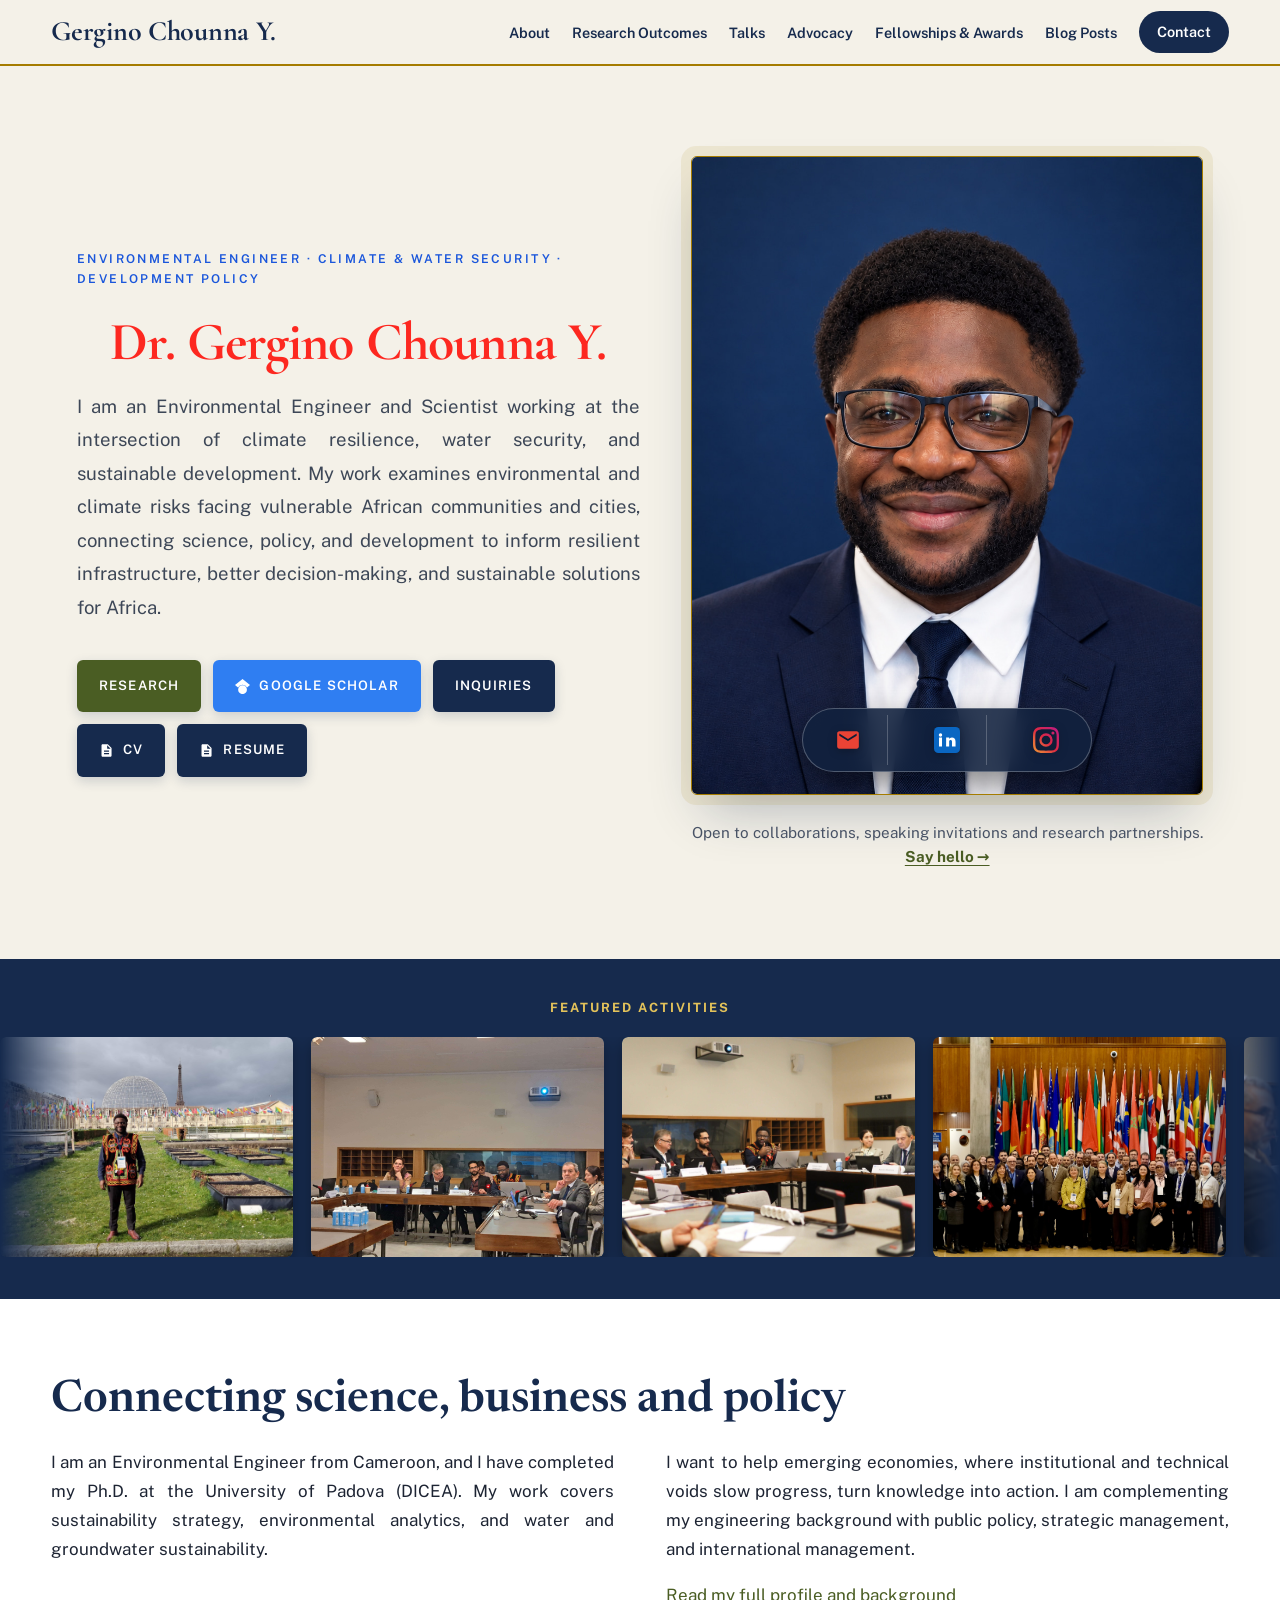
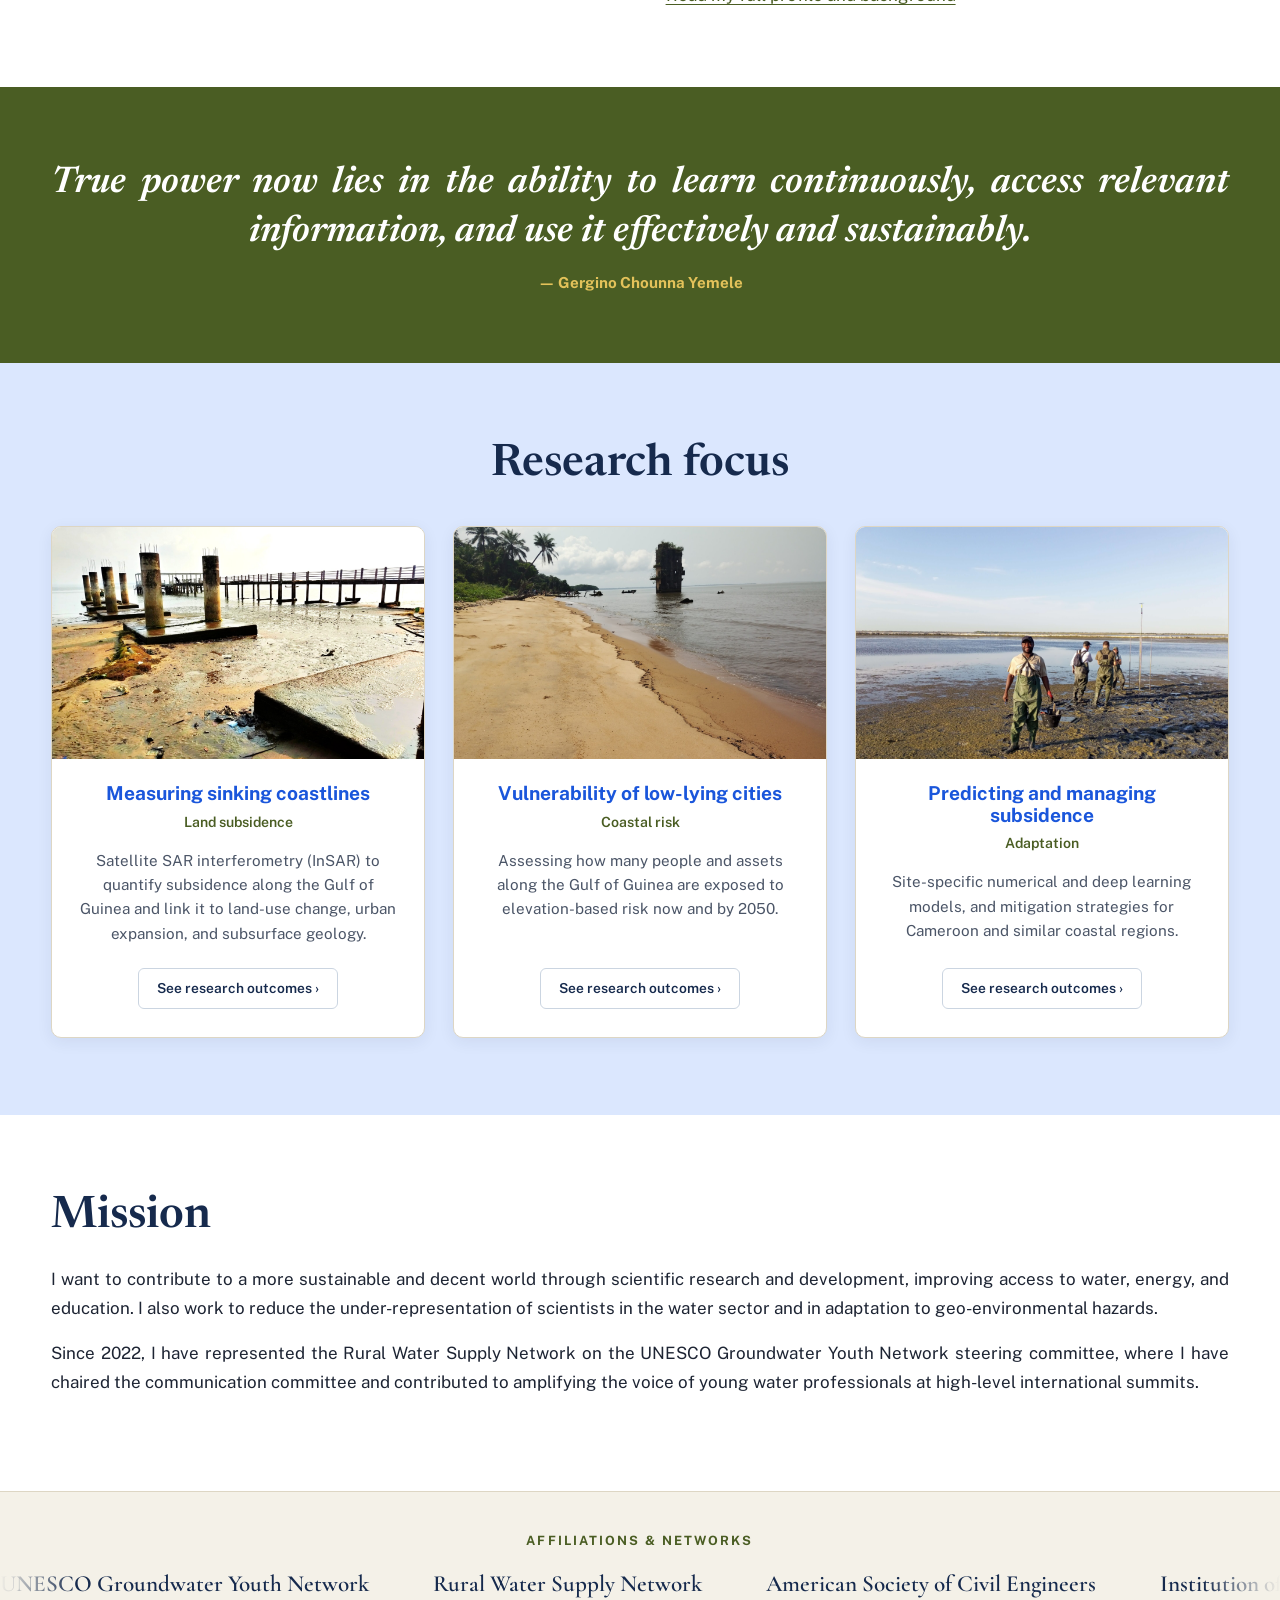
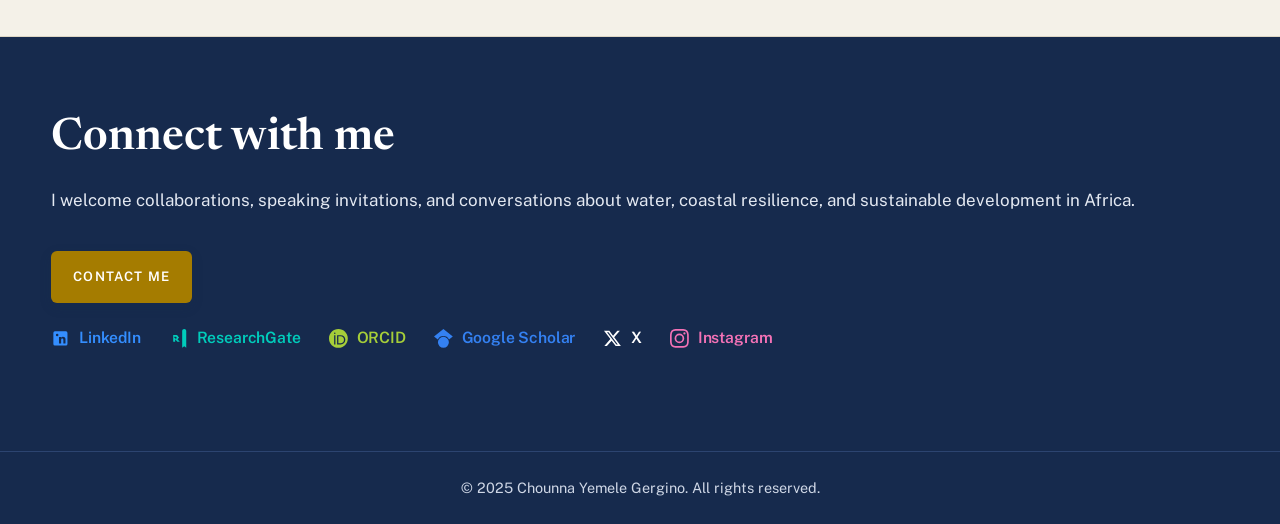
<file: index.html>
<!DOCTYPE html>
<html lang="en">
<head>
<meta charset="utf-8"/>
<meta content="width=device-width, initial-scale=1, viewport-fit=cover" name="viewport"/>
<title>Gergino Chounna Y. | Environmental Engineer and Researcher</title>
<meta content="I am an Environmental Engineer, Climate &amp; Water Specialist dedicated to advancing resilient infrastructure, sustainable water management, and climate adaptation. I help transform complex environmental challenges into practical solutions." name="description"/>
<meta content="#162a4d" name="theme-color"/>
<link href="https://chounnagerginoy.github.io/index.html" rel="canonical"/>
<meta content="website" property="og:type"/>
<meta content="Gergino Chounna Yemele" property="og:site_name"/>
<meta content="Gergino Chounna Y. | Environmental Engineer and Researcher" property="og:title"/>
<meta content="I am an Environmental Engineer, Climate &amp; Water Specialist dedicated to advancing resilient infrastructure, sustainable water management, and climate adaptation. I help transform complex environmental challenges into practical solutions." property="og:description"/>
<meta content="https://chounnagerginoy.github.io/index.html" property="og:url"/>
<meta content="https://chounnagerginoy.github.io/Chounna3.jpg" property="og:image"/>
<meta content="summary" name="twitter:card"/>
<meta content="I am an Environmental Engineer, Climate &amp; Water Specialist dedicated to advancing resilient infrastructure, sustainable water management, and climate adaptation. I help transform complex environmental challenges into practical solutions." name="twitter:description"/>
<link href="Gergino-logo.png" rel="icon" type="image/png"/>
<link href="Gergino-logo.png" rel="apple-touch-icon"/>
<link href="https://fonts.googleapis.com" rel="preconnect"/>
<link crossorigin="" href="https://fonts.gstatic.com" rel="preconnect"/>
<link href="https://fonts.googleapis.com/css2?family=Cormorant+Garamond:wght@600;700&amp;family=Playfair+Display:ital,wght@1,700&amp;family=Newsreader:wght@500;600;700&amp;family=Public+Sans:wght@400;500;600&amp;display=swap" rel="stylesheet"/>
<script type="application/ld+json">{"@context":"https://schema.org","@type":"Person","name":"Gergino Chounna Yemele","honorificPrefix":"Dr.","description":"I am an Environmental Engineer, Climate & Water Specialist dedicated to advancing resilient infrastructure, sustainable water management, and climate adaptation. I help transform complex environmental challenges into practical solutions.","jobTitle":"Environmental Engineer and Researcher","url":"https://chounnagerginoy.github.io/","image":"https://chounnagerginoy.github.io/Gergino_Profile.png","affiliation":{"@type":"CollegeOrUniversity","name":"University of Padova"},"address":{"@type":"PostalAddress","addressLocality":"Padova","addressCountry":"IT"},"sameAs":["https://www.linkedin.com/in/gergino-chounna-yemele/","https://orcid.org/0000-0002-8843-8837","https://scholar.google.com/citations?user=TVI7Xc4AAAAJ&hl=en","https://www.researchgate.net/profile/Gergino-Chounna-Yemele","https://x.com/GChounna"]}</script>
<style>
:root{
  --cream:#f4f1e8;
  --navy:#162a4d;
  --olive:#4a5d23;
  --gold:#a57c00;
  --gold-lt:#e3c25a;
  --slate:#64748b;
  --white:#fff;
  --ink:#1d2433;
  --mute:#4b5567;
  --line:#ddd6c4;
  --pad:clamp(20px,4vw,64px);
  --c-scholar:#3481f2;
  --c-linkedin:#0a66c2;
  --c-researchgate:#00ccbb;
  --c-orcid:#a6ce39;
  --c-x:#ffffff;
  --c-instagram:#e1306c;
}
*{box-sizing:border-box}
html{scroll-behavior:smooth;scroll-padding-top:80px}
body{margin:0;background:var(--cream);color:var(--ink);font:400 17px/1.7 "Public Sans",system-ui,sans-serif}
a{color:var(--olive);text-underline-offset:3px}
a:hover{color:var(--navy)}
a:focus-visible,button:focus-visible,input:focus-visible,textarea:focus-visible{outline:3px solid var(--gold);outline-offset:2px}
img{max-width:100%;display:block}
.wrap{width:100%;max-width:none;margin:0;padding-inline:var(--pad)}
h1,h2,h3{font-family:Newsreader,Georgia,serif;color:var(--navy);line-height:1.12;margin:0 0 .5em;font-weight:600}
h1{font-size:clamp(2.8rem,6.5vw,5rem);font-weight:600;letter-spacing:-.01em}
h2{font-size:clamp(2rem,4vw,2.8rem)}
h3{font-size:1.45rem}
p,li,.lead{text-align:justify;hyphens:auto;-webkit-hyphens:auto}

/* header & navigation */
.skip{position:absolute;left:-9999px;top:8px}
.skip:focus{left:12px;z-index:30;background:var(--navy);color:#fff;padding:8px 14px;border-radius:6px}
header{position:sticky;top:0;z-index:20;background:var(--cream);border-bottom:2px solid var(--gold);padding-top:env(safe-area-inset-top,0px)}
nav{display:flex;align-items:center;justify-content:space-between;gap:20px;min-height:64px;position:relative}
.brand{font-family:'Cormorant Garamond',Newsreader,Georgia,serif;font-weight:700;font-size:1.75rem;letter-spacing:-.01em;color:var(--navy);text-decoration:none;white-space:nowrap}
.nav-toggle{display:none;align-items:center;justify-content:center;gap:8px;background:transparent;border:1.5px solid var(--navy);color:var(--navy);border-radius:6px;padding:7px 12px;font:600 .9rem "Public Sans",sans-serif;cursor:pointer}
.nav-toggle:hover{background:var(--navy);color:#fff}
.nav-toggle svg{width:20px;height:20px;stroke:currentColor;fill:none;stroke-width:2.2;stroke-linecap:round;stroke-linejoin:round}
nav ul{display:flex;align-items:center;gap:22px;list-style:none;margin:0;padding:0;flex-wrap:wrap}
nav ul a{color:var(--navy);text-decoration:none;font-size:.9rem;font-weight:600;white-space:nowrap}
nav ul a:hover{color:var(--gold)}
nav ul a[aria-current="page"]{border-bottom:3px solid var(--gold);padding-bottom:2px}
nav ul li:last-child a{background:var(--navy);color:#fff;padding:9px 18px;border-radius:999px;border:0;display:inline-block}
nav ul li:last-child a:hover{background:var(--olive);color:#fff}

/* hero */
.hero-wrap{padding-inline:clamp(20px,6vw,120px)}
.hero{display:grid;grid-template-columns:minmax(0,1.1fr) minmax(0,1fr);gap:clamp(32px,4vw,72px);align-items:center;padding-block:clamp(48px,7vw,112px)}
.role{color:#1a56db !important;font-weight:600;font-size:.76rem;letter-spacing:.2em;text-transform:uppercase;margin:0 0 22px;text-align:left}
.hero h1{font-family:'Cormorant Garamond',Georgia,serif !important;font-style:normal !important;font-weight:700 !important;font-size:clamp(2.2rem, 4.2vw, 3.8rem) !important;color:#fd2820 !important;letter-spacing:-0.015em !important;line-height:1.1 !important;text-decoration:none !important;margin:0 0 0.35em !important;text-align:center !important;white-space:nowrap !important;display:block !important;width:100% !important}
.hero .lead{color:#3d4757;font-size:clamp(1.05rem,1.45vw,1.3rem);line-height:1.8;margin:0}

/* hero buttons */
.btns{display:flex;gap:12px;flex-wrap:wrap;margin-top:36px}
.btn{display:inline-flex;align-items:center;gap:9px;letter-spacing:.09em;padding:15px 22px;font-size:.82rem;font-weight:600;border-radius:6px;background:var(--navy);color:#fff;text-decoration:none;border:0;text-align:center;text-transform:uppercase;box-shadow:0 4px 12px rgba(22,42,77,.18)}
.btn svg{width:1.15em;height:1.15em;fill:currentColor;flex-shrink:0}
.btn:hover{background:var(--olive);color:#fff}
.btn.primary{background:var(--olive)}
.btn.primary:hover{background:var(--navy)}

/* Specific brand styling for hero buttons */
.btn-scholar{background:#2f7ef2 !important;color:#fff !important}
.btn-scholar:hover{background:#1f68d4 !important}
.btn-linkedin{background:#0a66c2 !important;color:#fff !important}
.btn-linkedin:hover{background:#084e96 !important}

.portrait{justify-self:end;width:100%;max-width:720px}
.portrait img{width:100%;aspect-ratio:4/5;object-fit:cover;object-position:center 15%;border:1px solid var(--gold);border-radius:6px;box-shadow:0 0 0 10px rgba(165,124,0,.10),0 26px 50px -14px rgba(22,42,77,.3);background:var(--cream)}
.greet{margin:26px 0 0;text-align:center;font-size:.95rem;line-height:1.6;color:var(--mute)}
.greet a{font-weight:700;white-space:nowrap}

/* strips & sections */
.strip{background:var(--navy);padding:34px 0}
.strip p{margin:0 0 18px;color:var(--gold-lt);font-weight:700;font-size:.8rem;letter-spacing:.16em;text-transform:uppercase;text-align:center}
.strip.photos{padding:38px 0 42px}
.track.ph-track{animation-duration:110s}
.track.ph-track>*{margin-right:18px}
.track.ph-track img{width:293px;height:220px;object-fit:cover;object-position:center 30%;padding:0;background:#22406b;border-radius:6px;box-shadow:0 6px 16px rgba(0,0,0,.35)}
.strip.light{background:var(--cream);border-block:1px solid var(--line);padding:38px 0}
.strip.light p{color:var(--olive)}
.strip.light .track span{color:var(--navy);opacity:1}
.strip.light .track img{border:1px solid var(--line)}

section{padding-block:clamp(48px,6vw,80px)}
.about-sec{background:var(--white)}
.about .cols{columns:2;column-gap:clamp(24px,4vw,64px)}
.about .cols p{margin:0 0 1em}
.quote{background:var(--olive);padding-block:clamp(48px,6vw,72px)}
blockquote{margin:0;color:#fff;font:italic 600 clamp(1.6rem,3vw,2.3rem)/1.35 Newsreader,serif;text-align:justify;text-align-last:center}
blockquote cite{display:block;margin-top:16px;font:700 .95rem "Public Sans",sans-serif;font-style:normal;color:var(--gold-lt);text-align:center}

/* Research Focus Section & Cards */
.research-sec{background:#dbe7fe}
.research-sec h2{text-align:center;margin-bottom:36px}
.cards{display:grid;grid-template-columns:repeat(3,1fr);gap:28px;margin-top:0}
.entry{background:var(--white);border:1px solid var(--line);border-top:4px solid var(--gold);border-radius:4px;padding:26px;box-shadow:0 1px 3px rgba(22,42,77,.08)}
.card{
  background:var(--white);
  border:1px solid var(--line);
  border-radius:10px;
  overflow:hidden;
  box-shadow:0 4px 16px rgba(22,42,77,.07);
  display:flex;
  flex-direction:column;
  transition:transform .25s ease,box-shadow .25s ease;
}
.card:hover{
  transform:translateY(-4px);
  box-shadow:0 12px 28px rgba(22,42,77,.14);
}
.card-img{
  display:block;
  width:100%;
  aspect-ratio:16/10;
  overflow:hidden;
  background:#e8ecf2;
  cursor:zoom-in;
}
.card-img img{
  width:100%;
  height:100%;
  object-fit:cover;
  transition:transform .45s ease;
}
.card:hover .card-img img{
  transform:scale(1.04);
}
.card-body{
  padding:24px 24px 28px;
  display:flex;
  flex-direction:column;
  align-items:center;
  text-align:center;
  flex:1;
}
.card h3{
  color:#1a56db;
  font-family:'Public Sans',system-ui,sans-serif;
  font-size:1.2rem;
  font-weight:700;
  margin:0 0 6px;
  text-align:center;
}
.card .tag{
  color:var(--olive);
  font-weight:600;
  font-size:.88rem;
  margin-bottom:14px;
  text-align:center;
}
.card p{
  color:var(--mute);
  font-size:.95rem;
  line-height:1.6;
  margin:0 0 22px;
  flex:1;
  text-align:center;
  hyphens:none;
  -webkit-hyphens:none;
}
.card-btn{
  display:inline-flex;
  align-items:center;
  gap:6px;
  padding:8px 18px;
  border:1px solid #cbd5e1;
  border-radius:6px;
  background:var(--white);
  color:var(--navy);
  font-size:.86rem;
  font-weight:600;
  text-decoration:none;
  transition:background .2s ease,color .2s ease,border-color .2s ease;
}
.card-btn:hover{
  background:var(--navy);
  color:#fff;
  border-color:var(--navy);
}

.mission{background:var(--white)}
.connect{background:var(--navy);color:#fff}
.connect h2{color:#fff}
.connect p{color:#e4e9f2}
.connect a{color:var(--gold-lt)}
.connect .btn{background:var(--gold);color:#fff}
.connect .btn:hover{background:#fff;color:var(--navy)}

/* socials bar */
.socials{display:flex;flex-wrap:wrap;align-items:center;gap:14px 28px;margin-top:22px;padding:0;list-style:none}
.socials a{display:inline-flex;align-items:center;gap:9px;text-decoration:none;font-weight:600;font-size:.98rem;letter-spacing:-.01em}
.socials a svg{width:1.2em;height:1.2em;fill:currentColor;flex-shrink:0}

.social-linkedin a{color:#348eff}
.social-linkedin a:hover{color:#7cb8ff}
.social-researchgate a{color:#00ccbb}
.social-researchgate a:hover{color:#6affef}
.social-orcid a{color:#a6ce39}
.social-orcid a:hover{color:#d4f66d}
.social-scholar a{color:#3481f2}
.social-scholar a:hover{color:#7dafff}
.social-x a{color:#ffffff}
.social-x a:hover{color:#94a3b8}
.social-instagram a{color:#f472b6}
.social-instagram a:hover{color:#fb7185}

footer{background:var(--navy);border-top:1px solid #2c4470;padding:24px 0 calc(24px + env(safe-area-inset-bottom,0px));color:#cfd7e6;font-size:.9rem}
footer .wrap{text-align:center}

/* Mobile & Tablet Responsive Layout */
@media (max-width:900px){
 nav{flex-wrap:wrap;gap:0;padding:10px 0;min-height:60px}
 .brand{font-size:1.45rem}
 .nav-toggle{display:inline-flex}
 nav ul{display:none;flex-direction:column;align-items:stretch;width:100%;gap:0;padding:12px 0 8px;margin-top:10px;border-top:1px solid var(--line)}
 nav.nav-open ul{display:flex}
 nav ul li{width:100%;text-align:left}
 nav ul a{display:block;padding:11px 6px;font-size:1rem;border-bottom:1px solid rgba(221,214,196,.55)}
 nav ul li:nth-last-child(2) a{border-bottom:none}
 nav ul li:last-child{margin-top:10px}
 nav ul li:last-child a{display:block;text-align:center;padding:12px 18px;border-radius:8px;border-bottom:none}
 .hero{grid-template-columns:1fr;padding-block:32px 48px}
 .hero h1{white-space:normal !important;font-size:clamp(2.1rem,8vw,3rem) !important}
 .portrait{order:-1;max-width:320px;justify-self:center}
 .hero-wrap{padding-inline:20px}
 .hero .btn{padding:13px 18px}
 .about .cols{columns:1}
 .cards{grid-template-columns:1fr}
}
@media (prefers-reduced-motion:reduce){html{scroll-behavior:auto}.card,.card-img img{transition:none}.card:hover,.card:hover .card-img img{transform:none}}
@media print{header,.skip,.nav-toggle{display:none}body{background:#fff;color:#000}}

/* affiliations marquee */
.marquee{overflow:hidden;-webkit-mask-image:linear-gradient(90deg,transparent,#000 6%,#000 94%,transparent);mask-image:linear-gradient(90deg,transparent,#000 6%,#000 94%,transparent)}
.track{display:flex;align-items:center;width:max-content;animation:scroll 80s linear infinite}
.marquee:hover .track,.marquee:focus-within .track{animation-play-state:paused}
.track>*{flex:none;margin-right:64px}
.track img{height:48px;width:auto;object-fit:contain;background:#fff;padding:8px 14px;border-radius:6px}
.track span{font:600 1.45rem 'Cormorant Garamond',Georgia,serif;color:#fff;opacity:.88;white-space:nowrap}
@keyframes scroll{to{transform:translateX(-50%)}}
@media (prefers-reduced-motion:reduce){.track{animation:none;width:auto;flex-wrap:wrap;justify-content:center;row-gap:18px}.track [aria-hidden="true"]{display:none}}
.track.ph-track a{display:block;line-height:0;border-radius:6px;overflow:hidden;cursor:zoom-in;box-shadow:0 6px 16px rgba(0,0,0,.35)}
.track.ph-track a img{box-shadow:none;transition:transform .5s ease}
.track.ph-track a:hover img{transform:scale(1.05)}
.track.ph-track a:focus-visible{outline:3px solid var(--gold-lt);outline-offset:3px}
@media (prefers-reduced-motion:reduce){.track.ph-track a img{transition:none}.track.ph-track a:hover img{transform:none}}
.lb{position:fixed;inset:0;z-index:100;background:rgba(10,20,38,.93);display:none;align-items:center;justify-content:center;padding:24px}
.lb.open{display:flex}
.lb img{max-width:min(96vw,1400px);max-height:82vh;object-fit:contain;border-radius:4px;box-shadow:0 20px 60px rgba(0,0,0,.55)}
.lb button{position:absolute;width:48px;height:48px;border:0;border-radius:50%;background:rgba(255,255,255,.14);color:#fff;font-size:28px;line-height:1;cursor:pointer}
.lb button:hover,.lb button:focus-visible{background:rgba(255,255,255,.3);outline:2px solid var(--gold-lt)}
.lb .x{top:18px;right:18px}.lb .pv{left:18px;top:50%;margin-top:-24px}.lb .nx{right:18px;top:50%;margin-top:-24px}
.lb .cap{position:absolute;left:0;right:0;bottom:16px;padding:0 72px;text-align:center;color:#e8edf6;font-size:.95rem}
/* Portrait overlay pill bar */
.portrait-card{position:relative;display:block;width:100%;border-radius:6px;overflow:hidden;border:1px solid var(--gold);box-shadow:0 0 0 10px rgba(165,124,0,.10),0 26px 50px -14px rgba(22,42,77,.3);background:var(--cream)}
.portrait-card img{width:100%;aspect-ratio:4/5;object-fit:cover;object-position:center 15%;display:block;border:0;border-radius:0;box-shadow:none}
.photo-socials{position:absolute;bottom:22px;left:50%;transform:translateX(-50%);display:inline-flex;align-items:center;background:rgba(18,34,62,.88);backdrop-filter:blur(12px);-webkit-backdrop-filter:blur(12px);border:1.5px solid rgba(255,255,255,.26);border-radius:999px;padding:3px 6px;box-shadow:0 12px 30px rgba(0,0,0,.45);z-index:2}
.photo-socials a{display:flex;align-items:center;justify-content:center;padding:12px 26px;text-decoration:none;border-right:1px solid rgba(255,255,255,.22);transition:background .2s,transform .18s;border-radius:0}
.photo-socials a:first-child{border-top-left-radius:999px;border-bottom-left-radius:999px}
.photo-socials a:last-child{border-right:none;border-top-right-radius:999px;border-bottom-right-radius:999px}
.photo-socials a:hover{background:rgba(255,255,255,.18);transform:translateY(-2px)}
.photo-socials svg{width:26px;height:26px;display:block;filter:drop-shadow(0 2px 4px rgba(0,0,0,.25))}
@media (max-width:600px){.photo-socials{bottom:14px;padding:2px 4px}.photo-socials a{padding:9px 18px}.photo-socials svg{width:22px;height:22px}}
</style>
<script>document.documentElement.className+=" js"</script>
</head>
<body>
<a class="skip" href="#main">Skip to content</a>
<header>
<div class="wrap">
<nav aria-label="Main" id="main-nav">
<a class="brand" href="index.html"> Gergino Chounna Y.</a>
<button aria-controls="nav-menu" aria-expanded="false" aria-label="Toggle navigation menu" class="nav-toggle" type="button">
  <svg aria-hidden="true" viewBox="0 0 24 24"><line x1="3" x2="21" y1="6" y2="6"/><line x1="3" x2="21" y1="12" y2="12"/><line x1="3" x2="21" y1="18" y2="18"/></svg>
  <span>Menu</span>
</button>
<ul id="nav-menu">
<li><a href="about.html">About</a></li>
<li><a href="publications.html">Research Outcomes</a></li>
<li><a href="talks.html">Talks</a></li>
<li><a href="advocacy.html">Advocacy</a></li>
<li><a href="awards.html">Fellowships &amp; Awards</a></li>
<li><a href="blog.html">Blog Posts</a></li>
<li><a href="contact.html">Contact</a></li>
</ul>
</nav>
</div>
</header>
<main id="main">
<div class="wrap hero-wrap">
<div class="hero">
<div>
<p class="role" style="color: #1a56db !important;">ENVIRONMENTAL ENGINEER · CLIMATE &amp; WATER SECURITY · DEVELOPMENT POLICY</p>

<h1 style="text-align: center !important; white-space: nowrap !important; font-size: clamp(2.2rem, 4.2vw, 3.8rem) !important; font-family: 'Cormorant Garamond', Georgia, serif !important; font-style: normal !important; font-weight: 700 !important; color: #fd2820 !important; letter-spacing: -0.015em !important; line-height: 1.1 !important; text-decoration: none !important; display: block !important; width: 100% !important; margin: 0 0 0.35em !important;">Dr. Gergino Chounna Y.</h1>

<p class="lead">I am an Environmental Engineer and Scientist working at the intersection of climate resilience, water security, and sustainable development. My work examines environmental and climate risks facing vulnerable African communities and cities, connecting science, policy, and development to inform resilient infrastructure, better decision-making, and sustainable solutions for Africa.</p>

<div class="btns">
<a class="btn primary" href="publications.html">Research</a>
<a class="btn btn-scholar" href="https://scholar.google.com/citations?user=TVI7Xc4AAAAJ&amp;hl=en" rel="noopener noreferrer" target="_blank">
  <svg aria-hidden="true" viewBox="0 0 24 24"><path d="M12 24a7 7 0 1 1 0-14 7 7 0 0 1 0 14zm0-24L0 9.5l4.838 3.94A8 8 0 0 1 12 9a8 8 0 0 1 7.162 4.44L24 9.5z" fill="#ffffff"/></svg>
  <span>Google Scholar</span>
</a>
<a class="btn" href="contact.html">Inquiries</a>
<a class="btn" href="Gergino_CV.pdf" rel="noopener noreferrer" target="_blank">
  <svg aria-hidden="true" viewBox="0 0 24 24"><path d="M14 2H6c-1.1 0-1.99.9-1.99 2L4 20c0 1.1.89 2 1.99 2H18c1.1 0 2-.9 2-2V8l-6-6zm2 16H8v-2h8v2zm0-4H8v-2h8v2zm-3-5V3.5L18.5 9H13z" fill="#ffffff"/></svg>
  <span>CV</span>
</a>
<a class="btn" href="Gergino_Resume.pdf" rel="noopener noreferrer" target="_blank">
  <svg aria-hidden="true" viewBox="0 0 24 24"><path d="M14 2H6c-1.1 0-1.99.9-1.99 2L4 20c0 1.1.89 2 1.99 2H18c1.1 0 2-.9 2-2V8l-6-6zm2 16H8v-2h8v2zm0-4H8v-2h8v2zm-3-5V3.5L18.5 9H13z" fill="#ffffff"/></svg>
  <span>Resume</span>
</a>
</div>
</div>
<div class="portrait">
<div class="portrait-card">
<img alt="Smiling portrait of Dr. Gergino Chounna Yemele" decoding="async" fetchpriority="high" src="Chounna3.jpg"/>
<nav aria-label="Social media quick links" class="photo-socials">
<a class="ps-email" href="contact.html" title="Email / Contact">
  <svg aria-hidden="true" viewBox="0 0 24 24"><path d="M20 4H4c-1.1 0-2 .9-2 2v12c0 1.1.9 2 2 2h16c1.1 0 2-.9 2-2V6c0-1.1-.9-2-2-2zm0 4l-8 5-8-5V6l8 5 8-5v2z" fill="#ea4335"/></svg>
</a>
<a class="ps-linkedin" href="https://www.linkedin.com/in/gergino-chounna-yemele/" rel="noopener noreferrer" target="_blank" title="LinkedIn">
  <svg aria-hidden="true" viewBox="0 0 24 24"><rect fill="#0a66c2" height="24" rx="4" width="24"/><path d="M7.4 9.8H4.6V18h2.8V9.8zM6 5.8a1.6 1.6 0 1 0 0 3.2 1.6 1.6 0 0 0 0-3.2zM19.4 18h-2.8v-4.3c0-1-.3-1.7-1.3-1.7-.7 0-1.1.5-1.3 1v5H11.2s.04-7.4 0-8.2h2.8v1.2c.4-.6 1-1.4 2.6-1.4 1.9 0 3.3 1.2 3.3 3.9V18z" fill="#ffffff"/></svg>
</a>
<a class="ps-instagram" href="https://www.instagram.com/gergino_chounna/" rel="noopener noreferrer" target="_blank" title="Instagram">
  <svg aria-hidden="true" viewBox="0 0 24 24">
    <defs>
      <linearGradient id="ig-real-grad" x1="0%" x2="100%" y1="100%" y2="0%">
        <stop offset="0%" stop-color="#f09433"/>
        <stop offset="25%" stop-color="#e6683c"/>
        <stop offset="50%" stop-color="#dc2743"/>
        <stop offset="75%" stop-color="#cc2366"/>
        <stop offset="100%" stop-color="#bc1888"/>
      </linearGradient>
    </defs>
    <path d="M12 2.163c3.204 0 3.584.012 4.85.07 3.252.148 4.771 1.691 4.919 4.919.058 1.265.069 1.645.069 4.849 0 3.205-.012 3.584-.069 4.849-.149 3.225-1.664 4.771-4.919 4.919-1.266.058-1.644.07-4.85.07-3.204 0-3.584-.012-4.849-.07-3.26-.149-4.771-1.699-4.919-4.92-.058-1.265-.07-1.644-.07-4.849 0-3.204.013-3.583.07-4.849.149-3.227 1.664-4.771 4.919-4.919 1.266-.057 1.645-.069 4.849-.069zm0-2.163c-3.259 0-3.667.014-4.947.072-4.358.2-6.78 2.618-6.98 6.98-.059 1.281-.073 1.689-.073 4.948 0 3.259.014 3.668.072 4.948.2 4.358 2.618 6.78 6.98 6.98 1.281.058 1.689.072 4.948.072 3.259 0 3.668-.014 4.948-.072 4.354-.2 6.782-2.618 6.979-6.98.059-1.28.073-1.689.073-4.948 0-3.259-.014-3.667-.072-4.947-.196-4.354-2.617-6.78-6.979-6.98-1.281-.059-1.69-.073-4.949-.073zm0 5.838a6.162 6.162 0 1 0 0 12.324 6.162 6.162 0 0 0 0-12.324zm0 10.162a4 4 0 1 1 0-8 4 4 0 0 1 0 8zm6.406-11.845a1.44 1.44 0 1 0 0 2.881 1.44 1.44 0 0 0 0-2.881z" fill="url(#ig-real-grad)"/>
  </svg>
</a>
</nav>
</div>
<p class="greet">Open to collaborations, speaking invitations and research partnerships. <a href="contact.html">Say hello →</a></p>
</div>
</div>
</div>
<div class="strip photos">
<div class="wrap"><p>Featured Activities</p></div>
<div aria-label="Featured activities" class="marquee" role="group"><div class="track ph-track"><a class="o" data-i="0" href="unesco1.jpg" rel="noopener noreferrer" target="_blank"><img alt="Featured activity photo 1" decoding="async" height="220" loading="lazy" src="unesco1.jpg" width="293"/></a><a class="o" data-i="1" href="unesco3.jpg" rel="noopener noreferrer" target="_blank"><img alt="Featured activity photo 2" decoding="async" height="220" loading="lazy" src="unesco3.jpg" width="293"/></a><a class="o" data-i="2" href="unesco4.jpg" rel="noopener noreferrer" target="_blank"><img alt="Featured activity photo 3" decoding="async" height="220" loading="lazy" src="unesco4.jpg" width="293"/></a><a class="o" data-i="3" href="unesco5.jpg" rel="noopener noreferrer" target="_blank"><img alt="Featured activity photo 4" decoding="async" height="220" loading="lazy" src="unesco5.jpg" width="293"/></a><a class="o" data-i="4" href="unesco6.jpg" rel="noopener noreferrer" target="_blank"><img alt="Featured activity photo 5" decoding="async" height="220" loading="lazy" src="unesco6.jpg" width="293"/></a><a class="o" data-i="5" href="wyf2022.jpg" rel="noopener noreferrer" target="_blank"><img alt="Featured activity photo 6" decoding="async" height="220" loading="lazy" src="wyf2022.jpg" width="293"/></a><a class="o" data-i="6" href="unesco8.jpg" rel="noopener noreferrer" target="_blank"><img alt="Featured activity photo 7" decoding="async" height="220" loading="lazy" src="unesco8.jpg" width="293"/></a><a class="o" data-i="7" href="unesco9.jpg" rel="noopener noreferrer" target="_blank"><img alt="Featured activity photo 8" decoding="async" height="220" loading="lazy" src="unesco9.jpg" width="293"/></a><a class="o" data-i="8" href="unesco10.jpg" rel="noopener noreferrer" target="_blank"><img alt="Featured activity photo 9" decoding="async" height="220" loading="lazy" src="unesco10.jpg" width="293"/></a><a class="o" data-i="9" href="unesco11.jpg" rel="noopener noreferrer" target="_blank"><img alt="Featured activity photo 10" decoding="async" height="220" loading="lazy" src="unesco11.jpg" width="293"/></a><a aria-hidden="true" class="c" data-i="0" href="unesco1.jpg" rel="noopener noreferrer" tabindex="-1" target="_blank"><img alt="" aria-hidden="true" decoding="async" height="220" loading="lazy" src="unesco1.jpg" width="293"/></a><a aria-hidden="true" class="c" data-i="1" href="unesco3.jpg" rel="noopener noreferrer" tabindex="-1" target="_blank"><img alt="" aria-hidden="true" decoding="async" height="220" loading="lazy" src="unesco3.jpg" width="293"/></a><a aria-hidden="true" class="c" data-i="2" href="unesco4.jpg" rel="noopener noreferrer" tabindex="-1" target="_blank"><img alt="" aria-hidden="true" decoding="async" height="220" loading="lazy" src="unesco4.jpg" width="293"/></a><a aria-hidden="true" class="c" data-i="3" href="unesco5.jpg" rel="noopener noreferrer" tabindex="-1" target="_blank"><img alt="" aria-hidden="true" decoding="async" height="220" loading="lazy" src="unesco5.jpg" width="293"/></a><a aria-hidden="true" class="c" data-i="4" href="unesco6.jpg" rel="noopener noreferrer" tabindex="-1" target="_blank"><img alt="" aria-hidden="true" decoding="async" height="220" loading="lazy" src="unesco6.jpg" width="293"/></a><a aria-hidden="true" class="c" data-i="5" href="unesco7.jpg" rel="noopener noreferrer" tabindex="-1" target="_blank"><img alt="" aria-hidden="true" decoding="async" height="220" loading="lazy" src="unesco7.jpg" width="293"/></a><a aria-hidden="true" class="c" data-i="6" href="unesco8.jpg" rel="noopener noreferrer" tabindex="-1" target="_blank"><img alt="" aria-hidden="true" decoding="async" height="220" loading="lazy" src="unesco8.jpg" width="293"/></a><a aria-hidden="true" class="c" data-i="7" href="unesco9.jpg" rel="noopener noreferrer" tabindex="-1" target="_blank"><img alt="" aria-hidden="true" decoding="async" height="220" loading="lazy" src="unesco9.jpg" width="293"/></a><a aria-hidden="true" class="c" data-i="8" href="unesco10.jpg" rel="noopener noreferrer" tabindex="-1" target="_blank"><img alt="" aria-hidden="true" decoding="async" height="220" loading="lazy" src="unesco10.jpg" width="293"/></a><a aria-hidden="true" class="c" data-i="9" href="unesco11.jpg" rel="noopener noreferrer" tabindex="-1" target="_blank"><img alt="" aria-hidden="true" decoding="async" height="220" loading="lazy" src="unesco11.jpg" width="293"/></a></div></div>
</div>
<section class="about-sec" id="about">
<div class="wrap about">
<div>
<h2>Connecting science, business and policy</h2>
<div class="cols">
<p>I am an Environmental Engineer from Cameroon, and I have completed my Ph.D. at the University of Padova (DICEA). My work covers sustainability strategy, environmental analytics, and water and groundwater sustainability.</p>
<p>I want to help emerging economies, where institutional and technical voids slow progress, turn knowledge into action. I am complementing my engineering background with public policy, strategic management, and international management.</p>
<p><a href="about.html">Read my full profile and background</a></p></div>
</div>
</div>
</section>
<section class="quote"><div class="wrap"><blockquote>True power now lies in the ability to learn continuously, access relevant information, and use it effectively and sustainably.<cite>— Gergino Chounna Yemele</cite></blockquote></div></section>
<section class="research-sec">
<div class="wrap">
<h2>Research focus</h2>
<div class="cards">
<article class="card">
<a class="card-img" href="Manoka1.jpg" rel="noopener noreferrer" target="_blank">
<img alt="Land subsidence in coastal areas" decoding="async" loading="lazy" src="Manoka1.jpg"/>
</a>
<div class="card-body">
<h3>Measuring sinking coastlines</h3>
<div class="tag">Land subsidence</div>
<p>Satellite SAR interferometry (InSAR) to quantify subsidence along the Gulf of Guinea and link it to land-use change, urban expansion, and subsurface geology.</p>
<a class="card-btn" href="publications.html">See research outcomes &#8250;</a>
</div>
</article>
<article class="card">
<a class="card-img" href="Manoka2.jpg" rel="noopener noreferrer" target="_blank">
<img alt="Vulnerability of low-lying coastal cities" decoding="async" loading="lazy" src="Manoka2.jpg"/>
</a>
<div class="card-body">
<h3>Vulnerability of low-lying cities</h3>
<div class="tag">Coastal risk</div>
<p>Assessing how many people and assets along the Gulf of Guinea are exposed to elevation-based risk now and by 2050.</p>
<a class="card-btn" href="publications.html">See research outcomes &#8250;</a>
</div>
</article>
<article class="card">
<a class="card-img" href="Manoka3.jpg" rel="noopener noreferrer" target="_blank">
<img alt="Coastal adaptation and management" decoding="async" loading="lazy" src="Manoka3.jpg"/>
</a>
<div class="card-body">
<h3>Predicting and managing subsidence</h3>
<div class="tag">Adaptation</div>
<p>Site-specific numerical and deep learning models, and mitigation strategies for Cameroon and similar coastal regions.</p>
<a class="card-btn" href="publications.html">See research outcomes &#8250;</a>
</div>
</article>
</div>
</div>
</section>
<section class="mission">
<div class="wrap">
<h2>Mission</h2>
<p>I want to contribute to a more sustainable and decent world through scientific research and development, improving access to water, energy, and education. I also work to reduce the under-representation of scientists in the water sector and in adaptation to geo-environmental hazards.</p>
<p>Since 2022, I have represented the Rural Water Supply Network on the UNESCO Groundwater Youth Network steering committee, where I have chaired the communication committee and contributed to amplifying the voice of young water professionals at high-level international summits.</p>
</div>
</section>
<div class="strip light">
<div class="wrap"><p>Affiliations &amp; networks</p></div>
<div aria-label="Affiliations and networks" class="marquee" role="group"><div class="track"><span>UNESCO Groundwater Youth Network</span><span>Rural Water Supply Network</span><span>American Society of Civil Engineers</span><span>Institution of Civil Engineers</span><span>Società Geologica Italiana</span><span>Esri Young Professional Network</span><span>World Youth Parliament for Water</span><span>Association of Environmental and Engineering Geologists</span><span>American Academy of Environmental Engineers and Scientists</span><span>Community Surface Dynamics Modelling System</span><span>OpenDreams</span><span>Global Ambassadors of Sustainability</span><span aria-hidden="true">UNESCO Groundwater Youth Network</span><span aria-hidden="true">Rural Water Supply Network</span><span aria-hidden="true">American Society of Civil Engineers</span><span aria-hidden="true">Institution of Civil Engineers</span><span aria-hidden="true">Società Geologica Italiana</span><span aria-hidden="true">Esri Young Professional Network</span><span aria-hidden="true">World Youth Parliament for Water</span><span aria-hidden="true">Association of Environmental and Engineering Geologists</span><span aria-hidden="true">American Academy of Environmental Engineers and Scientists</span><span aria-hidden="true">Community Surface Dynamics Modelling System</span><span aria-hidden="true">OpenDreams</span><span aria-hidden="true">Global Ambassadors of Sustainability</span></div></div>
</div>
<section class="connect" id="contact">
<div class="wrap">
<h2>Connect with me</h2>
<p>I welcome collaborations, speaking invitations, and conversations about water, coastal resilience, and sustainable development in Africa.</p>
<div class="btns"><a class="btn primary" href="contact.html">Contact me</a></div>
<ul class="socials">
<li class="social-linkedin"><a href="https://www.linkedin.com/in/gergino-chounna-yemele/" rel="noopener noreferrer" target="_blank"><svg aria-hidden="true" viewBox="0 0 24 24"><path d="M19 3a2 2 0 0 1 2 2v14a2 2 0 0 1-2 2H5a2 2 0 0 1-2-2V5a2 2 0 0 1 2-2h14m-.5 15.5v-5.3a3.26 3.26 0 0 0-3.26-3.26c-.85 0-1.84.52-2.28 1.3v-1.11h-2.79v8.37h2.79v-4.93c0-.77.62-1.4 1.39-1.4a1.4 1.4 0 0 1 1.4 1.4v4.93h2.75M6.46 10.9h2.79v8.37H6.46zm1.4-4.89a1.62 1.62 0 1 0 0 3.24 1.62 1.62 0 0 0 0-3.24z"/></svg><span>LinkedIn</span></a></li>
<li class="social-researchgate"><a href="https://www.researchgate.net/profile/Gergino-Chounna-Yemele" rel="noopener noreferrer" target="_blank"><svg aria-hidden="true" viewBox="0 0 24 24"><path d="M19.54 0c1.356 0 2.46 1.104 2.46 2.472v21.528l-2.58-2.052-2.616 2.052V2.472c0-1.368 1.104-2.472 2.736-2.472zm-7.608 10.272c-.144-.816-.54-1.428-1.188-1.836-.648-.42-1.5-.624-2.556-.624H5.352v8.364h2.52v-2.724h.24l2.58 2.724h3.192l-3.072-3.216c1.02-.384 1.764-1.308 1.92-2.688zm-3.876 1.14H6.876V9.828h1.188c.624 0 1.056.12 1.296.36.24.228.36.576.36 1.044 0 .444-.12.792-.36 1.032-.24.24-.672.348-1.296.348z"/></svg><span>ResearchGate</span></a></li>
<li class="social-orcid"><a href="https://orcid.org/0000-0002-8843-8837" rel="noopener noreferrer" target="_blank"><svg aria-hidden="true" viewBox="0 0 24 24"><path d="M12 0C5.372 0 0 5.372 0 12s5.372 12 12 12 12-5.372 12-12S18.628 0 12 0zM7.369 4.378c.541 0 .979.44.979.981 0 .543-.438.983-.979.983s-.979-.44-.979-.983c0-.541.438-.981.979-.981zm-.81 3.513h1.619v11.73H6.559V7.891zm3.765 0h4.595c3.678 0 5.922 2.502 5.922 5.865 0 3.39-2.28 5.865-5.922 5.865h-4.595V7.891zm1.619 1.503v8.724h2.894c2.593 0 4.296-1.68 4.296-4.362 0-2.655-1.691-4.362-4.296-4.362h-2.894z"/></svg><span>ORCID</span></a></li>
<li class="social-scholar"><a href="https://scholar.google.com/citations?user=TVI7Xc4AAAAJ&amp;hl=en" rel="noopener noreferrer" target="_blank"><svg aria-hidden="true" viewBox="0 0 24 24"><path d="M12 24a7 7 0 1 1 0-14 7 7 0 0 1 0 14zm0-24L0 9.5l4.838 3.94A8 8 0 0 1 12 9a8 8 0 0 1 7.162 4.44L24 9.5z"/></svg><span>Google Scholar</span></a></li>
<li class="social-x"><a href="https://x.com/GChounna" rel="noopener noreferrer" target="_blank"><svg aria-hidden="true" viewBox="0 0 24 24"><path d="M18.244 2.25h3.308l-7.227 8.26 8.502 11.24H16.17l-5.214-6.817L4.99 21.75H1.68l7.73-8.835L1.254 2.25H8.08l4.713 6.231zm-1.161 17.52h1.833L7.084 4.126H5.117z"/></svg><span>X</span></a></li>
<li class="social-instagram"><a href="https://www.instagram.com/gergino_chounna/" rel="noopener noreferrer" target="_blank"><svg aria-hidden="true" viewBox="0 0 24 24"><path d="M12 2.163c3.204 0 3.584.012 4.85.07 3.252.148 4.771 1.691 4.919 4.919.058 1.265.069 1.645.069 4.849 0 3.205-.012 3.584-.069 4.849-.149 3.225-1.664 4.771-4.919 4.919-1.266.058-1.644.07-4.85.07-3.204 0-3.584-.012-4.849-.07-3.26-.149-4.771-1.699-4.919-4.92-.058-1.265-.07-1.644-.07-4.849 0-3.204.013-3.583.07-4.849.149-3.227 1.664-4.771 4.919-4.919 1.266-.057 1.645-.069 4.849-.069zm0-2.163c-3.259 0-3.667.014-4.947.072-4.358.2-6.78 2.618-6.98 6.98-.059 1.281-.073 1.689-.073 4.948 0 3.259.014 3.668.072 4.948.2 4.358 2.618 6.78 6.98 6.98 1.281.058 1.689.072 4.948.072 3.259 0 3.668-.014 4.948-.072 4.354-.2 6.782-2.618 6.979-6.98.059-1.28.073-1.689.073-4.948 0-3.259-.014-3.667-.072-4.947-.196-4.354-2.617-6.78-6.979-6.98-1.281-.059-1.69-.073-4.949-.073zm0 5.838a6.162 6.162 0 1 0 0 12.324 6.162 6.162 0 0 0 0-12.324zm0 10.162a4 4 0 1 1 0-8 4 4 0 0 1 0 8zm6.406-11.845a1.44 1.44 0 1 0 0 2.881 1.44 1.44 0 0 0 0-2.881z"/></svg><span>Instagram</span></a></li>
</ul>
</div>
</section>
</main>
<footer>
<div class="wrap">© 2025 Chounna Yemele Gergino. All rights reserved.</div>
</footer>
<script>
(function(){
/* Mobile navigation toggle */
var nav=document.getElementById('main-nav'),btn=nav&&nav.querySelector('.nav-toggle');
if(nav&&btn){
  btn.addEventListener('click',function(){
    var open=nav.classList.toggle('nav-open');
    btn.setAttribute('aria-expanded',open?'true':'false');
  });
  document.addEventListener('click',function(e){
    if(nav.classList.contains('nav-open')&&!nav.contains(e.target)){
      nav.classList.remove('nav-open');
      btn.setAttribute('aria-expanded','false');
    }
  });
  nav.querySelectorAll('ul a').forEach(function(link){
    link.addEventListener('click',function(){
      nav.classList.remove('nav-open');
      btn.setAttribute('aria-expanded','false');
    });
  });
}

/* Gallery & Lightbox */
document.querySelectorAll('.gallery').forEach(function(g){var im=[].slice.call(g.querySelectorAll('img'));function upd(){if(g.classList.contains('side'))return;var s=0,ok=true;im.forEach(function(i){if(i.naturalWidth&&i.naturalHeight){var r=i.naturalWidth/i.naturalHeight;s+=r;if(im.length>1)i.parentNode.style.flex=r+' 1 0'}else ok=false});if(ok&&s)g.style.maxWidth=Math.min(1100,(im.length>1?440:520)*s+14*(im.length-1))+'px'}im.forEach(function(i){function done(){i.classList.add('ld');upd()}if(i.complete&&i.naturalWidth)done();else{i.addEventListener('load',done);i.addEventListener('error',function(){i.parentNode.style.display='none'})}});upd()});
var links=[].slice.call(document.querySelectorAll('.gallery .ph,.track a.o,.card-img'));if(!links.length)return;
var lb=document.createElement('div');lb.className='lb';lb.setAttribute('role','dialog');lb.setAttribute('aria-modal','true');lb.setAttribute('aria-label','Image viewer');
lb.innerHTML='<button class="x" aria-label="Close">&times;</button><button class="pv" aria-label="Previous image">&#8249;</button><img alt=""><button class="nx" aria-label="Next image">&#8250;</button><div class="cap"></div>';document.body.appendChild(lb);
var big=lb.querySelector('img'),cap=lb.querySelector('.cap'),cur=0,last=null;
function show(n){cur=(n+links.length)%links.length;var a=links[cur],im=a.querySelector('img');big.src=a.getAttribute('href');big.alt=im.alt;cap.textContent=im.alt+'  ·  '+(cur+1)+' / '+links.length}
function open(n){last=document.activeElement;show(n);lb.classList.add('open');document.body.style.overflow='hidden';lb.querySelector('.x').focus()}
function close(){lb.classList.remove('open');document.body.style.overflow='';if(last)last.focus()}
links.forEach(function(a,i){a.addEventListener('click',function(e){e.preventDefault();open(i)})});
[].slice.call(document.querySelectorAll('.track a.c')).forEach(function(a){
  a.addEventListener('click',function(e){
    e.preventDefault();
    var orig=a.closest('.track').querySelector('a.o[data-i="'+a.getAttribute('data-i')+'"]');
    if(orig)open(links.indexOf(orig));
  });
});
lb.addEventListener('click',function(e){if(e.target===lb)close()});
lb.querySelector('.x').onclick=close;lb.querySelector('.pv').onclick=function(){show(cur-1)};lb.querySelector('.nx').onclick=function(){show(cur+1)};
document.addEventListener('keydown',function(e){if(!lb.classList.contains('open'))return;if(e.key==='Escape')close();else if(e.key==='ArrowLeft')show(cur-1);else if(e.key==='ArrowRight')show(cur+1)});
})();
</script>
</body>
</html>
</file>
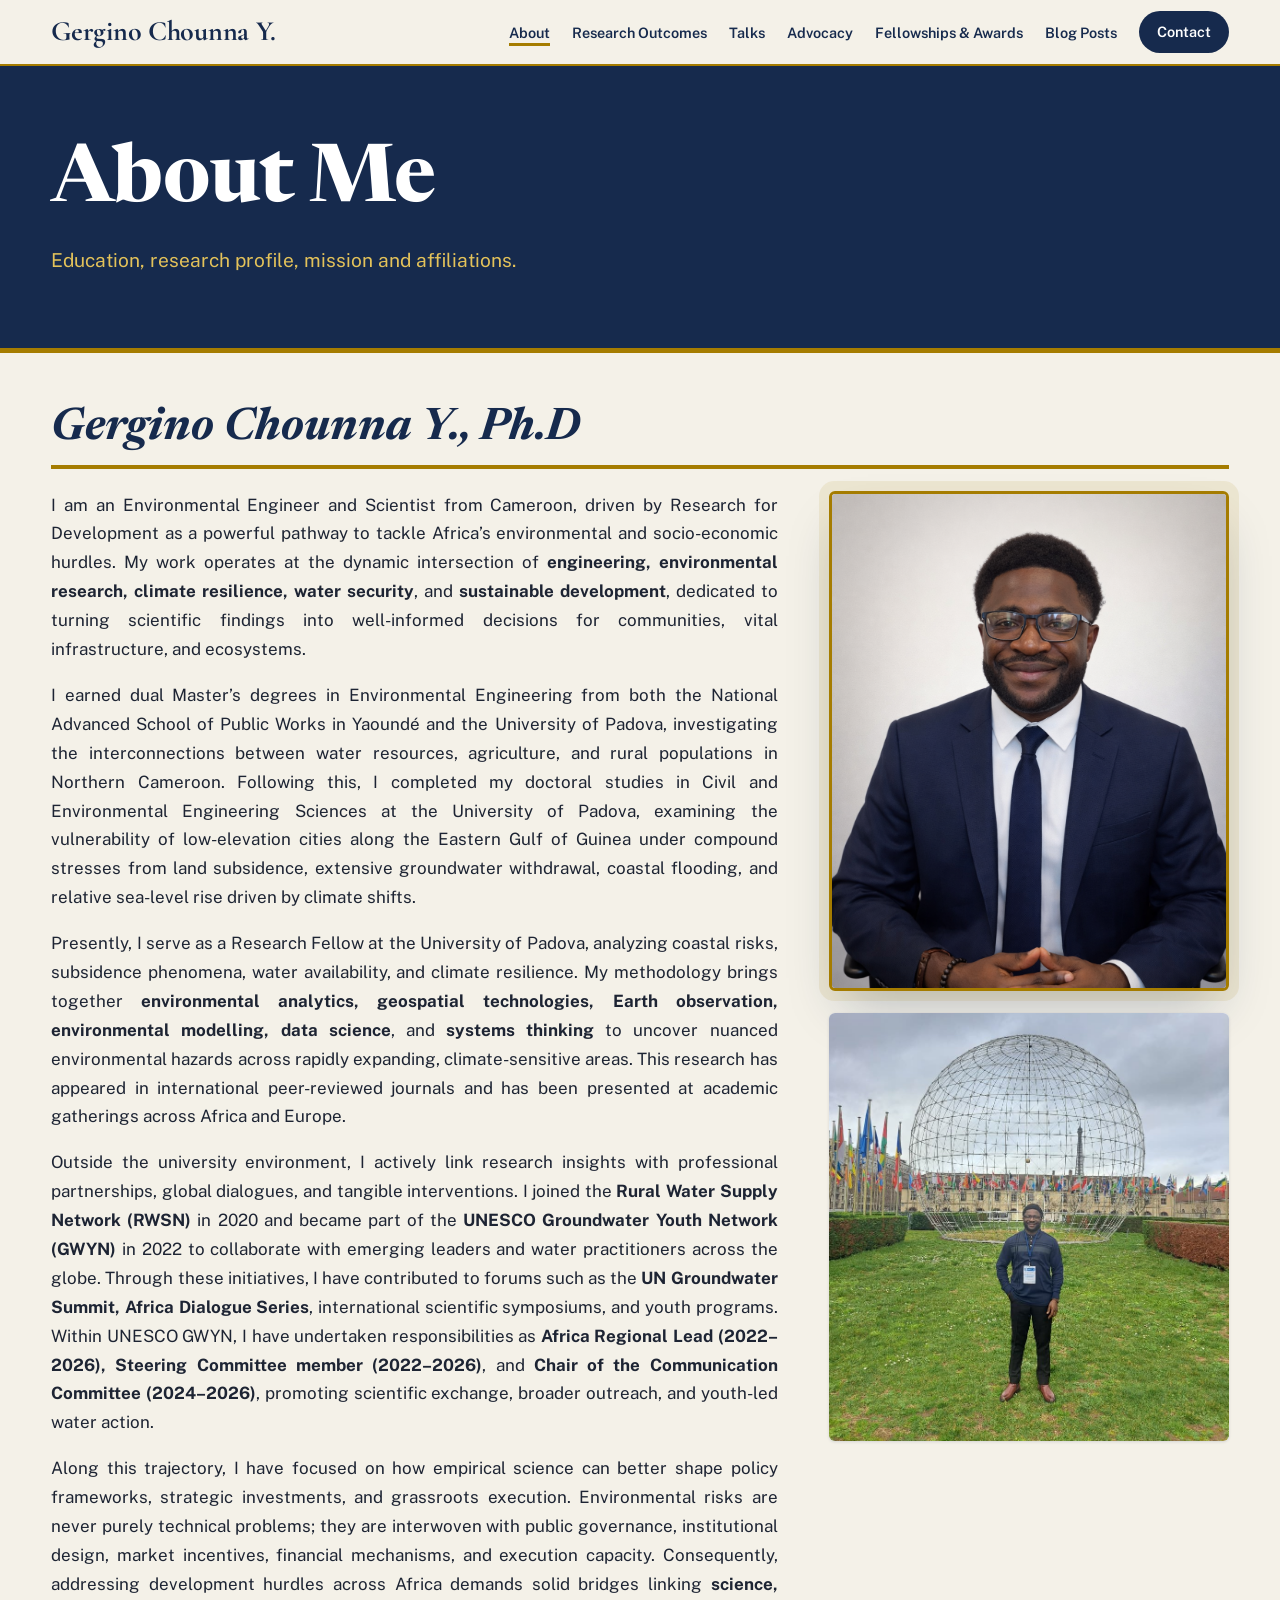
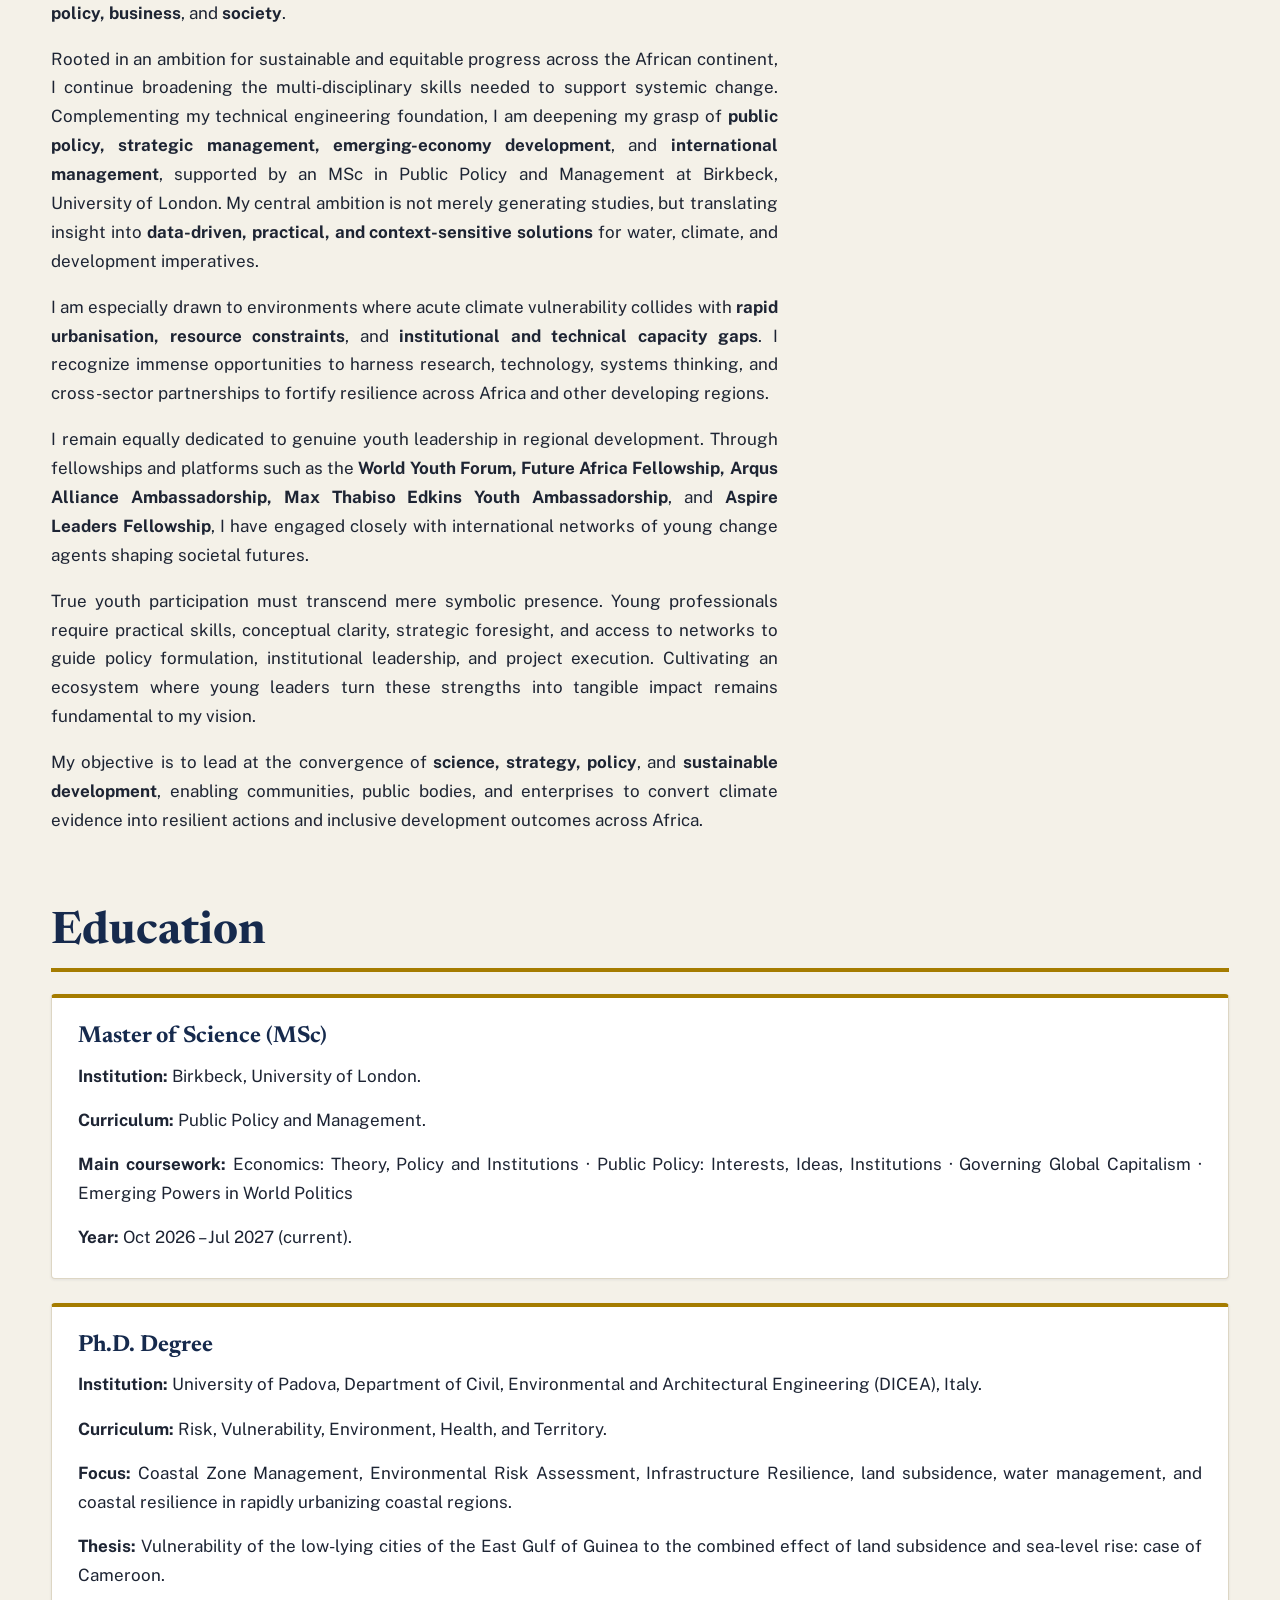
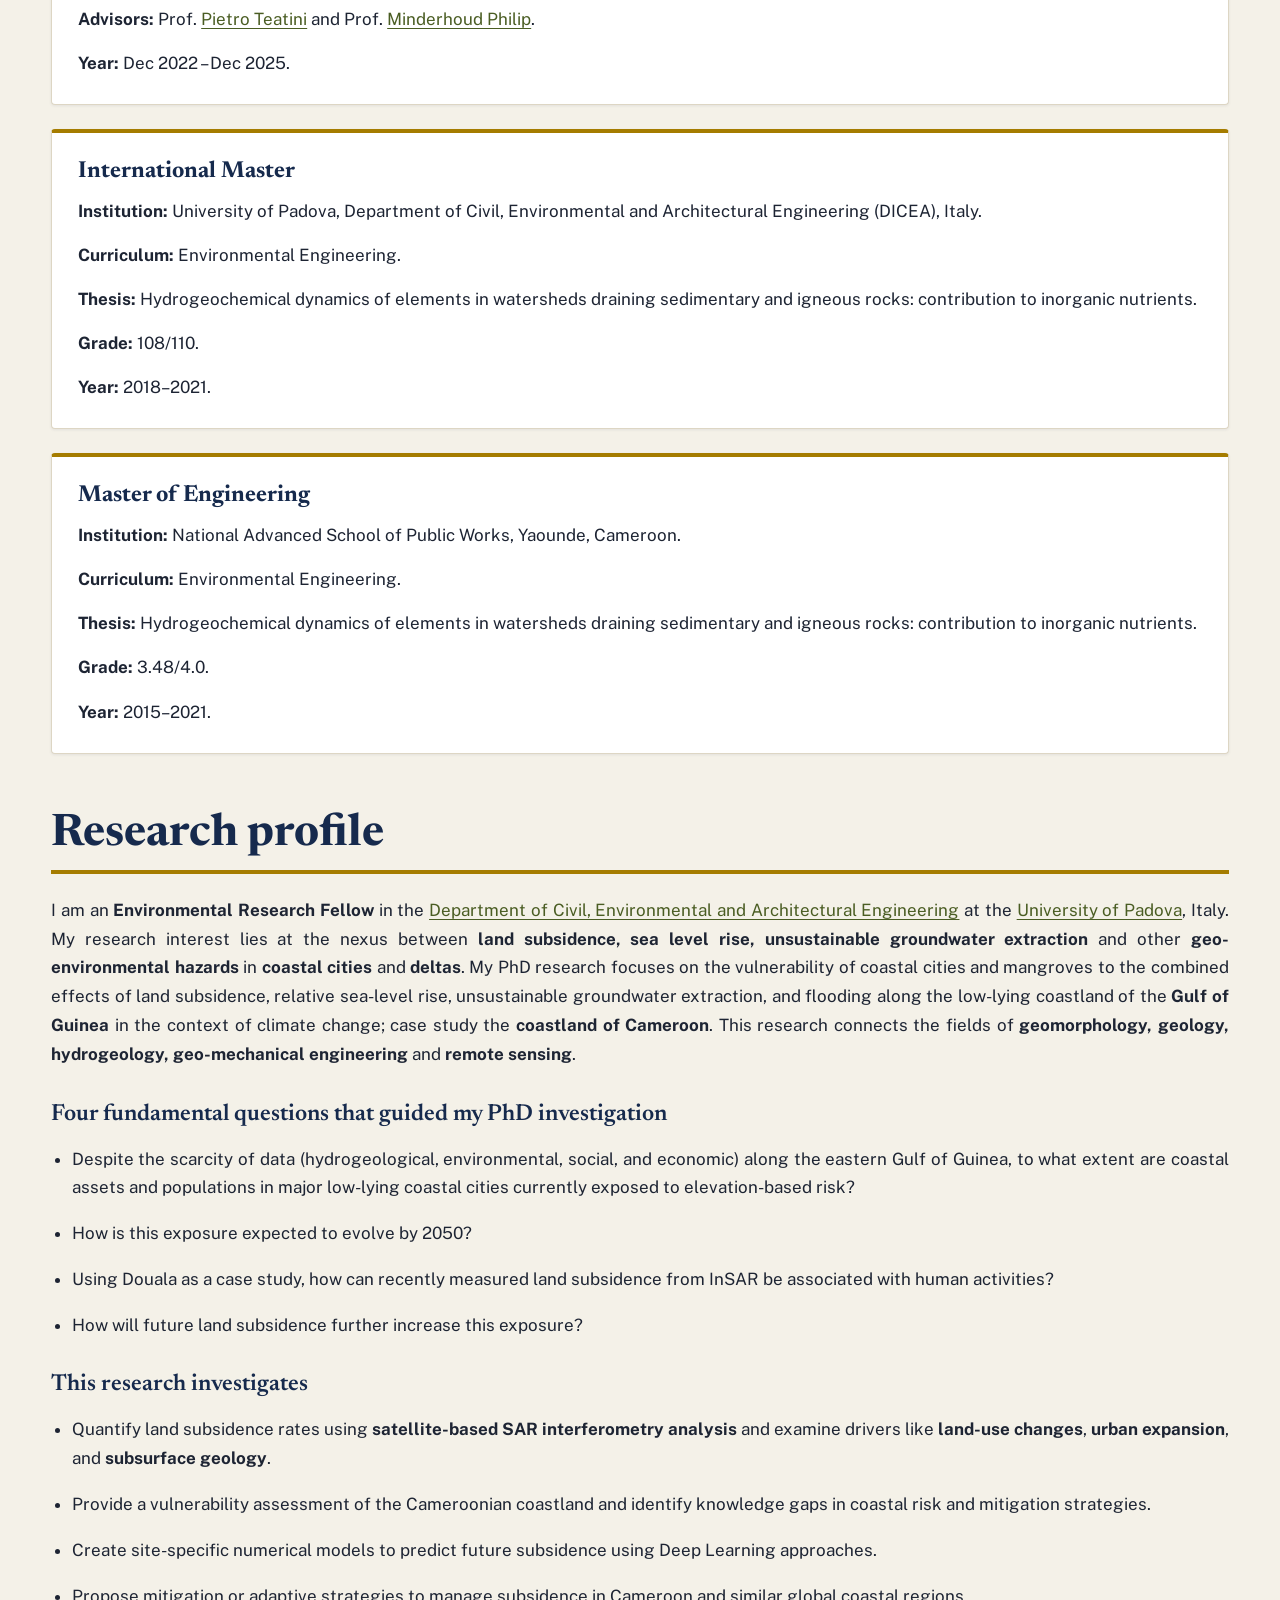
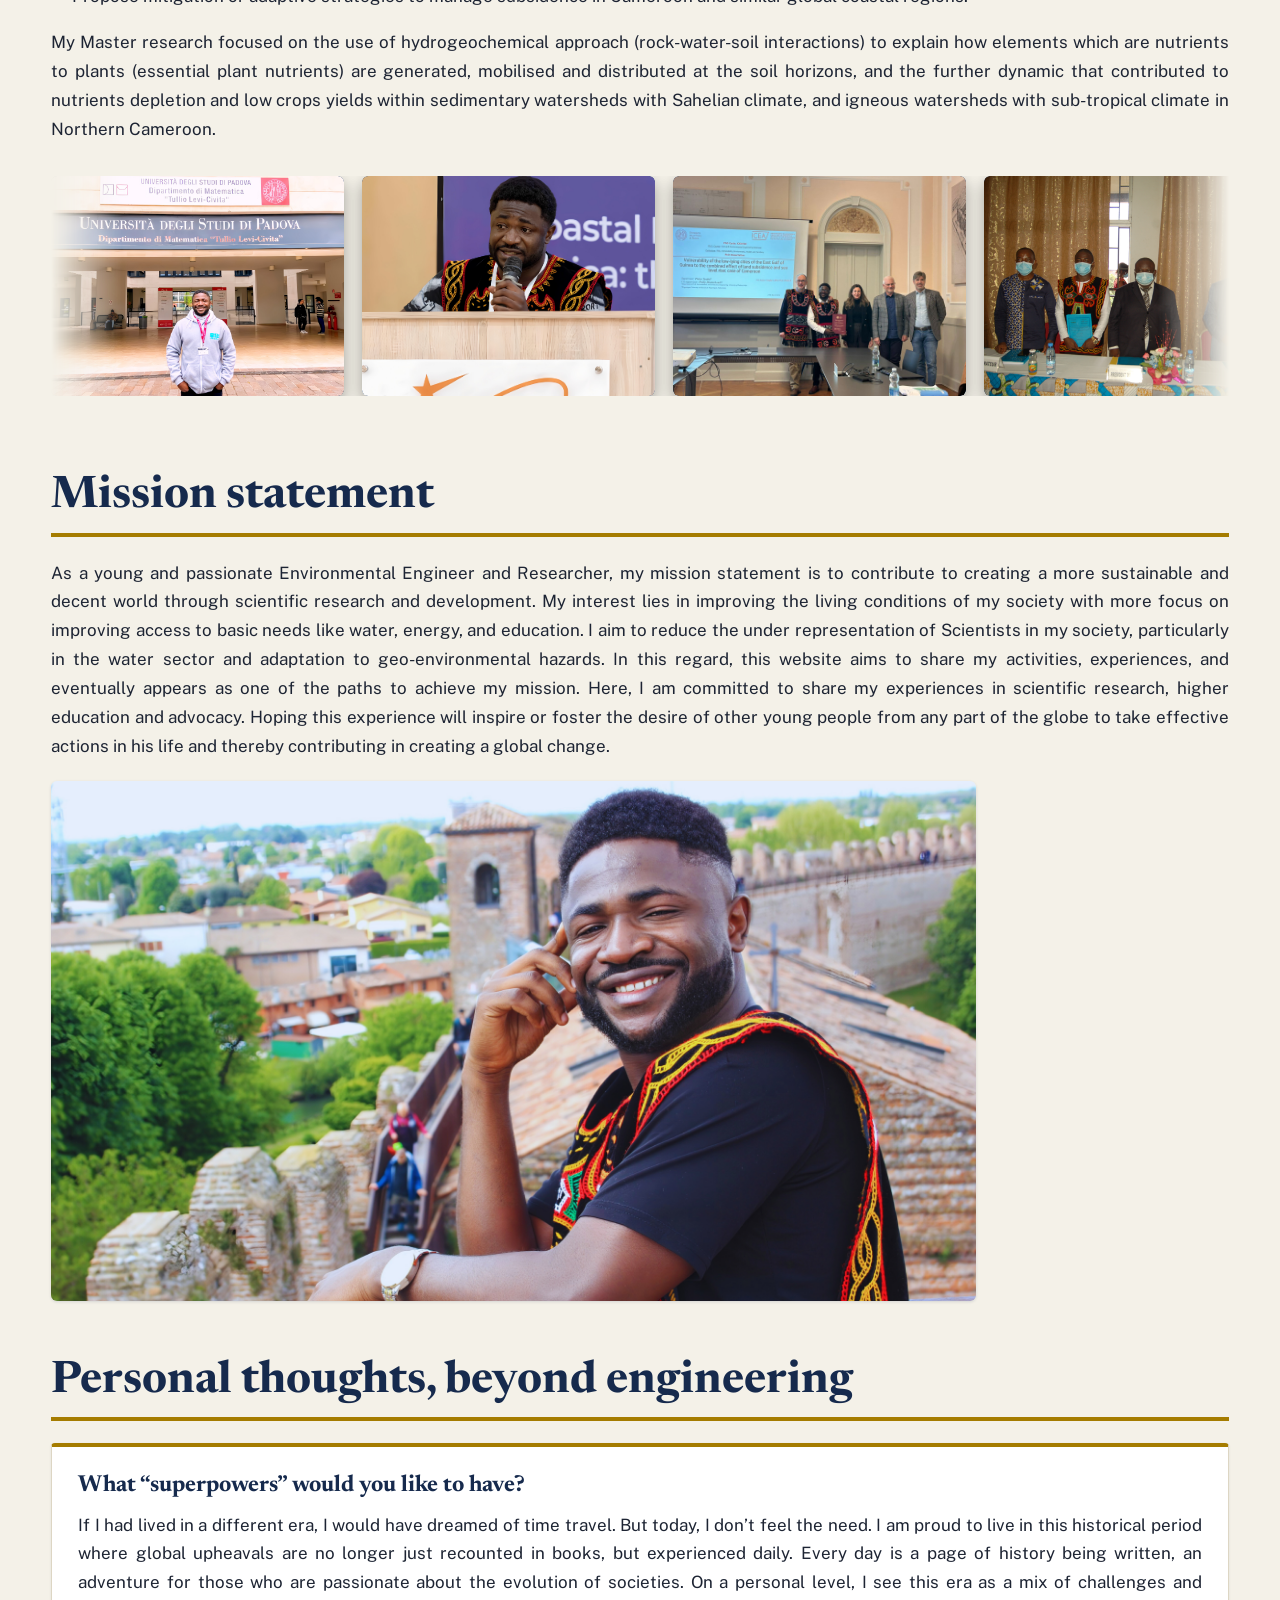
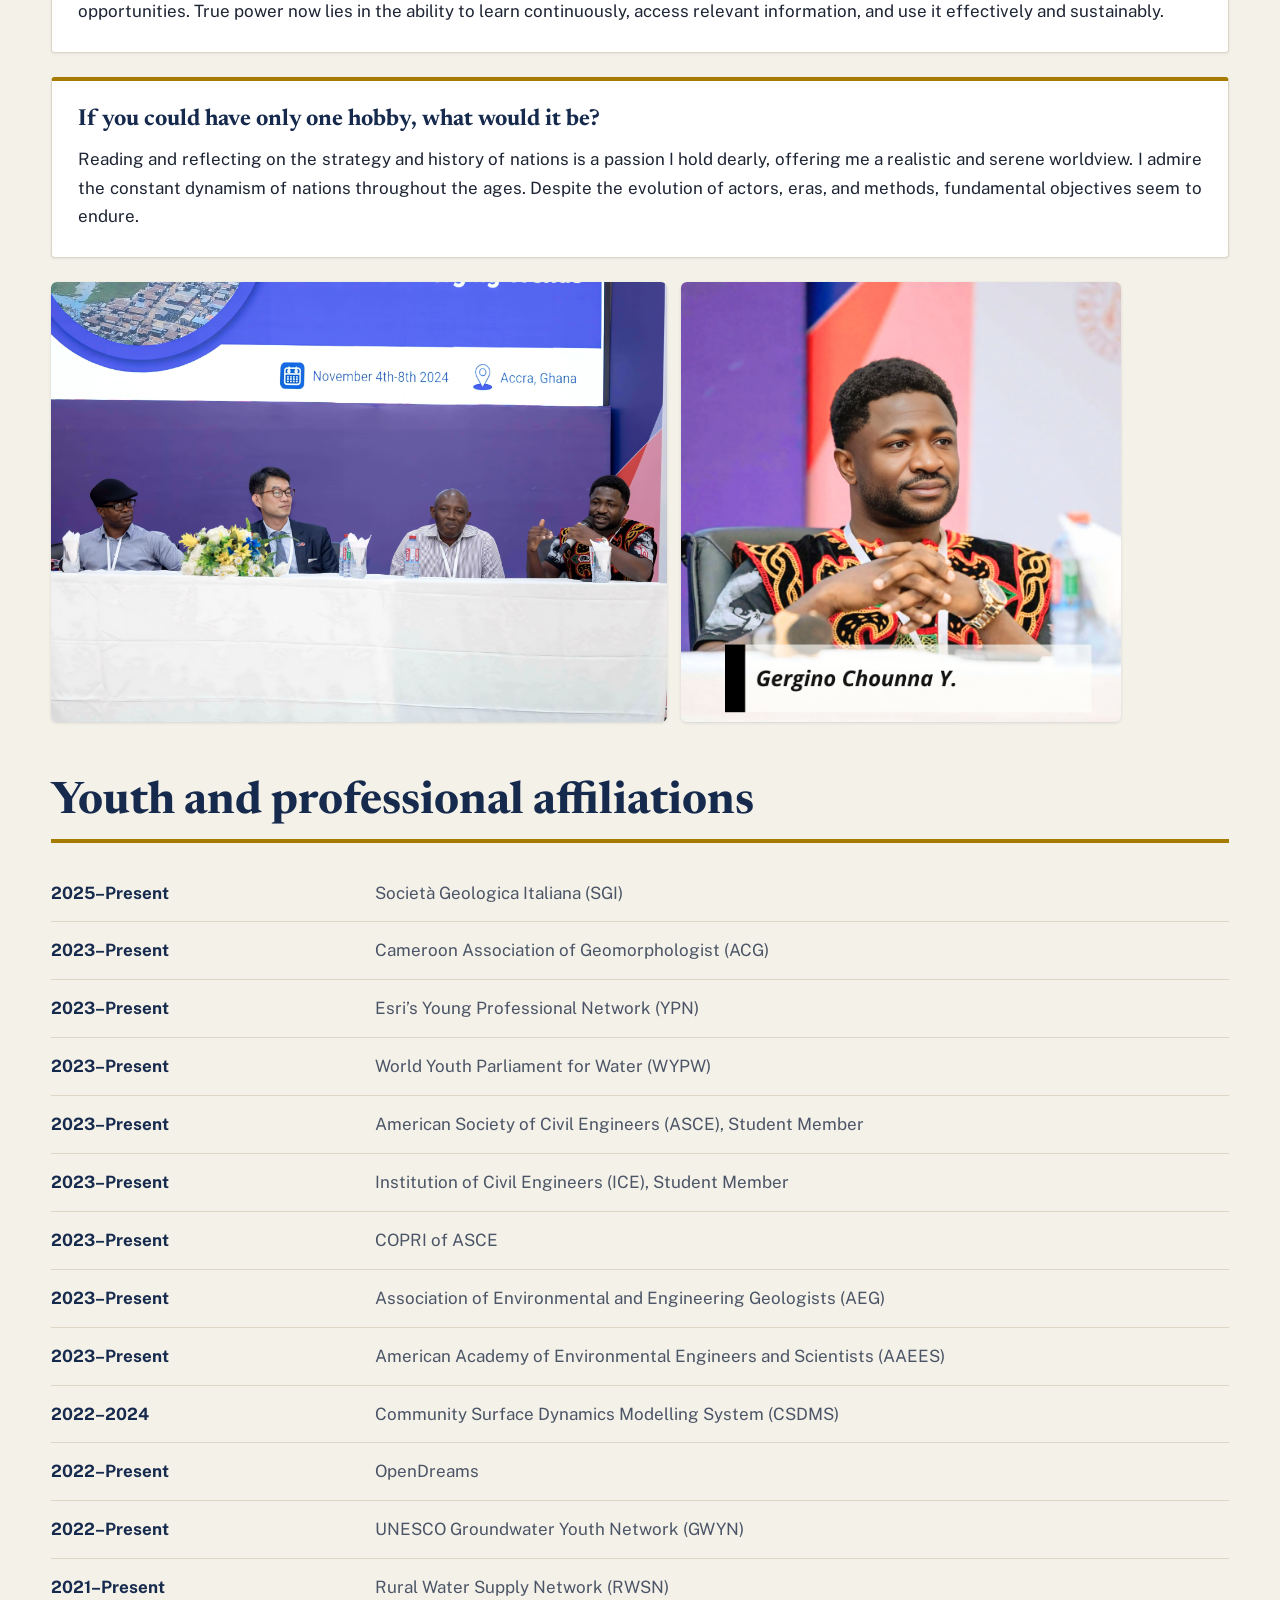
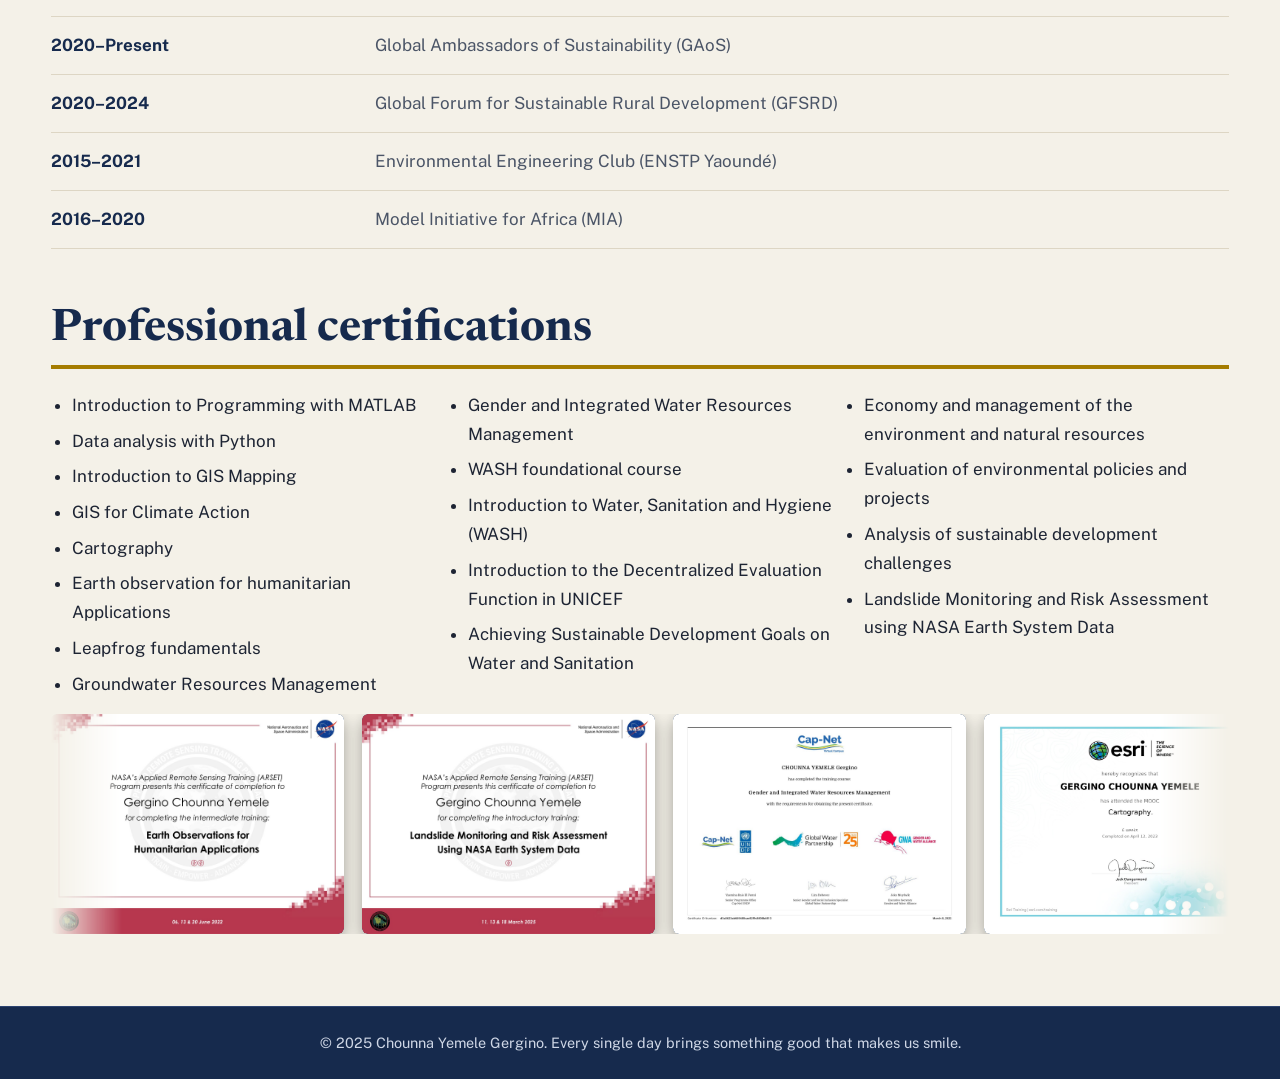
<file: about.html>
<!DOCTYPE html>

<html lang="en">
<head>
<meta charset="utf-8"/>
<meta content="width=device-width, initial-scale=1, viewport-fit=cover" name="viewport"/>
<title>About | Gergino Chounna Y.</title>
<meta content="Education, research profile, mission and affiliations. Gergino Chounna Yemele, environmental engineer and researcher." name="description"/>
<meta content="#162a4d" name="theme-color"/>
<link href="https://chounnagerginoy.github.io/about.html" rel="canonical"/>
<meta content="website" property="og:type"/><meta content="Gergino Chounna Yemele" property="og:site_name"/>
<meta content="About | Gergino Chounna Y." property="og:title"/><meta content="Education, research profile, mission and affiliations. Gergino Chounna Yemele, environmental engineer and researcher." property="og:description"/>
<meta content="https://chounnagerginoy.github.io/about.html" property="og:url"/><meta content="https://chounnagerginoy.github.io/Chounna3.jpg" property="og:image"/>
<meta content="summary" name="twitter:card"/>
<link href="Gergino-logo.png" rel="icon" type="image/png"/>
<link href="Gergino-logo.png" rel="apple-touch-icon"/>
<link href="https://fonts.googleapis.com" rel="preconnect"/>
<link crossorigin="" href="https://fonts.gstatic.com" rel="preconnect"/>
<link href="https://fonts.googleapis.com/css2?family=Cormorant+Garamond:wght@600;700&amp;family=Newsreader:wght@500;600;700&amp;family=Public+Sans:wght@400;500;600&amp;display=swap" rel="stylesheet"/>
<script type="application/ld+json">{"@context":"https://schema.org","@type":"Person","name":"Gergino Chounna Yemele","honorificPrefix":"Dr.","jobTitle":"Environmental Engineer and Researcher","url":"https://chounnagerginoy.github.io/","image":"https://chounnagerginoy.github.io/Gergino_Profile.png","affiliation":{"@type":"CollegeOrUniversity","name":"University of Padova"},"address":{"@type":"PostalAddress","addressLocality":"Padova","addressCountry":"IT"},"sameAs":["https://www.linkedin.com/in/gergino-chounna-yemele/","https://orcid.org/0000-0002-8843-8837","https://scholar.google.com/citations?user=TVI7Xc4AAAAJ&hl=en","https://www.researchgate.net/profile/Gergino-Chounna-Yemele","https://x.com/GChounna"]}</script>
<style>
:root{--cream:#f4f1e8;--navy:#162a4d;--olive:#4a5d23;--gold:#a57c00;--gold-lt:#e3c25a;--slate:#64748b;--white:#fff;--ink:#1d2433;--mute:#4b5567;--line:#ddd6c4;--pad:clamp(20px,4vw,64px)}
*{box-sizing:border-box}
html{scroll-behavior:smooth;scroll-padding-top:80px}
body{margin:0;background:var(--cream);color:var(--ink);font:400 17px/1.7 "Public Sans",system-ui,sans-serif}
a{color:var(--olive);text-underline-offset:3px}
a:hover{color:var(--navy)}
a:focus-visible,button:focus-visible,input:focus-visible,textarea:focus-visible{outline:3px solid var(--gold);outline-offset:2px}
img{max-width:100%;display:block}
.wrap{width:100%;max-width:none;margin:0;padding-inline:var(--pad)}
h1,h2,h3{font-family:Newsreader,Georgia,serif;color:var(--navy);line-height:1.12;margin:0 0 .5em;font-weight:600}
h1{font-size:clamp(2.8rem,6.5vw,5rem);font-weight:600;letter-spacing:-.01em}
h2{font-size:clamp(2rem,4vw,2.8rem)}
h3{font-size:1.45rem}
p,li,.lead{text-align:justify;hyphens:auto;-webkit-hyphens:auto}
/* header */
.skip{position:absolute;left:-9999px;top:8px}
.skip:focus{left:12px;z-index:30;background:var(--navy);color:#fff;padding:8px 14px;border-radius:6px}
header{position:sticky;top:0;z-index:20;background:var(--cream);border-bottom:2px solid var(--gold);padding-top:env(safe-area-inset-top,0px)}
nav{display:flex;align-items:center;justify-content:space-between;gap:20px;min-height:64px;position:relative}
.brand{font-family:'Cormorant Garamond',Newsreader,Georgia,serif;font-weight:700;font-size:1.75rem;letter-spacing:-.01em;color:var(--navy);text-decoration:none;white-space:nowrap}
.nav-toggle{display:none;align-items:center;justify-content:center;gap:8px;background:transparent;border:1.5px solid var(--navy);color:var(--navy);border-radius:6px;padding:7px 12px;font:600 .9rem "Public Sans",sans-serif;cursor:pointer}
.nav-toggle:hover{background:var(--navy);color:#fff}
.nav-toggle svg{width:20px;height:20px;stroke:currentColor;fill:none;stroke-width:2.2;stroke-linecap:round;stroke-linejoin:round}
nav ul{display:flex;align-items:center;gap:22px;list-style:none;margin:0;padding:0;flex-wrap:wrap}
nav ul a{color:var(--navy);text-decoration:none;font-size:.9rem;font-weight:600;white-space:nowrap}
nav ul a:hover{color:var(--gold)}
nav ul a[aria-current="page"]{border-bottom:3px solid var(--gold);padding-bottom:2px}
nav ul li:last-child a{background:var(--navy);color:#fff;padding:9px 18px;border-radius:999px;border:0;display:inline-block}
nav ul li:last-child a:hover{background:var(--olive);color:#fff}
/* hero */
.hero{display:grid;grid-template-columns:1.3fr .7fr;gap:clamp(24px,5vw,80px);align-items:center;padding-block:clamp(40px,6vw,88px)}
.role{color:var(--olive);font-weight:700;font-size:.8rem;letter-spacing:.14em;text-transform:uppercase;margin:0 0 14px;text-align:left}
.hero h1{font-family:'Cormorant Garamond',Newsreader,Georgia,serif;font-weight:700;font-size:clamp(3.2rem,7.5vw,5.8rem);letter-spacing:-.015em;line-height:1.02}
.hero .lead{color:var(--mute);font-size:1.15rem;margin:0}
.btns{display:flex;gap:12px;flex-wrap:wrap;margin-top:28px}
.btn{display:inline-block;padding:12px 22px;border-radius:4px;background:var(--navy);color:#fff;text-decoration:none;font-weight:700;font-size:.9rem;border:0;text-align:center}
.btn:hover{background:var(--olive);color:#fff}
.btn.primary{background:var(--olive)}
.btn.primary:hover{background:var(--navy)}
.btns .btn:nth-child(3){background:var(--slate)}
.portrait{justify-self:end;width:100%;max-width:440px}
.portrait img{width:100%;aspect-ratio:4/5;object-fit:cover;border:3px solid var(--gold);box-shadow:0 8px 24px rgba(22,42,77,.25)}
/* affiliations strip */
.strip{background:var(--navy);padding:34px 0}
.strip p{margin:0 0 18px;color:var(--gold-lt);font-weight:700;font-size:.8rem;letter-spacing:.16em;text-transform:uppercase;text-align:center}
/* sections */
section{padding-block:clamp(48px,6vw,80px)}
.about-sec{background:var(--white)}
.about .cols{columns:2;column-gap:clamp(24px,4vw,64px)}
.about .cols p{margin:0 0 1em}
.quote{background:var(--olive);padding-block:clamp(48px,6vw,72px)}
blockquote{margin:0;color:#fff;font:italic 600 clamp(1.6rem,3vw,2.3rem)/1.35 Newsreader,serif;text-align:justify;text-align-last:center}
blockquote cite{display:block;margin-top:16px;font:700 .95rem "Public Sans",sans-serif;font-style:normal;color:var(--gold-lt);text-align:center}
.cards{display:grid;grid-template-columns:repeat(3,1fr);gap:24px;margin-top:32px}
.card,.entry{background:var(--white);border:1px solid var(--line);border-top:4px solid var(--gold);border-radius:4px;padding:26px;box-shadow:0 1px 3px rgba(22,42,77,.08)}
.card{display:flex;flex-direction:column}
.card .tag{color:var(--olive);font-weight:700;font-size:.9rem;margin-bottom:8px}
.card p{color:var(--mute);margin:0 0 18px;flex:1}
.mission{background:var(--white)}
.connect{background:var(--navy);color:#fff}
.connect h2{color:#fff}
.connect p{color:#e4e9f2}
.connect a{color:var(--gold-lt)}
.connect .btn{background:var(--gold);color:#fff}
.connect .btn:hover{background:#fff;color:var(--navy)}
.socials{display:flex;flex-wrap:wrap;gap:10px 24px;margin-top:22px;padding:0;list-style:none}
footer{background:var(--navy);border-top:1px solid #2c4470;padding:24px 0 calc(24px + env(safe-area-inset-bottom,0px));color:#cfd7e6;font-size:.9rem}
footer .wrap{text-align:center}
/* inner pages */
.page-head{background:var(--navy);border-bottom:5px solid var(--gold);padding-block:clamp(40px,6vw,72px)}
.page-head h1{color:#fff;font-weight:700;font-size:clamp(2.8rem,7vw,5rem);margin:0 0 .2em}
.page-head .lead{color:var(--gold-lt);font-size:1.2rem;margin:0}
.page-body{padding-block:clamp(32px,4vw,56px)}
h2.group{color:var(--navy);font-weight:700;margin:56px 0 22px;padding-bottom:10px;border-bottom:4px solid var(--gold)}
h2.group:first-child{margin-top:0}
.entry{margin-bottom:24px}
.entry h2,.entry h3{color:var(--navy);font-weight:700;font-size:1.45rem;margin-bottom:.5em}
.entry p{margin:0 0 .9em}
.entry p:last-of-type{margin-bottom:0}
.entry .date{color:var(--olive);font-weight:600;font-size:.95rem;margin-bottom:1em;text-align:left}
.rows{list-style:none;margin:0 0 8px;padding:0}
.rows li{display:grid;grid-template-columns:300px 1fr;gap:24px;padding:14px 0;border-bottom:1px solid var(--line)}
.rows .when{font-weight:700;color:var(--navy);text-align:left}
.rows .what{color:var(--mute)}
.prose p,.prose li{margin:0 0 1em}
.prose ul{padding-left:1.2em}
.prose h3{margin-top:1.4em}
.plain{columns:3;gap:32px;padding-left:1.2em;margin:0}
.plain li{margin-bottom:.4em;break-inside:avoid;text-align:left}
.contact-grid{display:grid;grid-template-columns:1fr 1fr;gap:24px;align-items:start}
.contact-grid>*,.entry{min-width:0}
.entry,.info{overflow-wrap:anywhere}
.info p{margin:0 0 .5em}
form{display:flex;flex-direction:column;gap:14px}
label{font-weight:700;color:var(--navy);font-size:.95rem}
input,textarea{width:100%;font:inherit;padding:11px 13px;border:1px solid #b9b19b;border-radius:4px;background:#fff;color:var(--ink)}
form button{align-self:flex-start;background:var(--olive);color:#fff;border:0;border-radius:4px;padding:12px 26px;font:700 .95rem "Public Sans",sans-serif;cursor:pointer}
form button:hover{background:var(--navy)}
@media (max-width:900px){
 nav{flex-wrap:wrap;gap:0;padding:10px 0;min-height:60px}
 .brand{font-size:1.45rem}
 .nav-toggle{display:inline-flex}
 nav ul{display:none;flex-direction:column;align-items:stretch;width:100%;gap:0;padding:12px 0 8px;margin-top:10px;border-top:1px solid var(--line)}
 nav.nav-open ul{display:flex}
 nav ul li{width:100%;text-align:left}
 nav ul a{display:block;padding:11px 6px;font-size:1rem;border-bottom:1px solid rgba(221,214,196,.55)}
 nav ul li:nth-last-child(2) a{border-bottom:none}
 nav ul li:last-child{margin-top:10px}
 nav ul li:last-child a{display:block;text-align:center;padding:12px 18px;border-radius:8px;border-bottom:none}
 .hero{grid-template-columns:1fr}
 .portrait{order:-1;max-width:320px;justify-self:start}
 .about .cols{columns:1}
 .cards,.contact-grid{grid-template-columns:1fr}
 .rows li{grid-template-columns:1fr;gap:4px}
 .plain{columns:1}
}
@media (prefers-reduced-motion:reduce){html{scroll-behavior:auto}}
@media print{header,.skip,.nav-toggle,form{display:none}body{background:#fff;color:#000}.entry{break-inside:avoid}}

/* affiliations marquee */
.marquee{overflow:hidden;-webkit-mask-image:linear-gradient(90deg,transparent,#000 6%,#000 94%,transparent);mask-image:linear-gradient(90deg,transparent,#000 6%,#000 94%,transparent)}
.track{display:flex;align-items:center;width:max-content;animation:scroll 80s linear infinite}
.marquee:hover .track,.marquee:focus-within .track{animation-play-state:paused}
.track>*{flex:none;margin-right:64px}
.track img{height:48px;width:auto;object-fit:contain;background:#fff;padding:8px 14px;border-radius:6px}
.track span{font:600 1.45rem 'Cormorant Garamond',Georgia,serif;color:#fff;opacity:.88;white-space:nowrap}
@keyframes scroll{to{transform:translateX(-50%)}}
@media (prefers-reduced-motion:reduce){.track{animation:none;width:auto;flex-wrap:wrap;justify-content:center;row-gap:18px}.track [aria-hidden="true"]{display:none}}
/* galleries: rows line up by height, nothing is cropped */
.gallery{display:flex;gap:14px;margin-top:20px;align-items:flex-start;max-width:1100px}
.gallery .ph{display:block;flex:1 1 0;min-width:0}
.gallery img{width:100%;height:auto;display:block;border-radius:4px;background:var(--cream);border:1px solid var(--line)}
.gallery.figure img{background:#fff}
.gallery.g1{max-width:640px}
.gallery.g1 img{max-height:520px;object-fit:contain}
.gallery.g1.figure{max-width:900px}
@media (max-width:900px){.gallery{flex-direction:column}.gallery .ph{flex:none!important;width:100%}.gallery.g1,.gallery.g1.figure{max-width:100%}}
/* about page portrait */
.about-top{display:grid;grid-template-columns:1fr minmax(260px,400px);gap:clamp(24px,4vw,64px);align-items:start}
.about-photo{margin:0}
.about-photo img{width:100%;aspect-ratio:4/5;object-fit:cover;border:3px solid var(--gold);box-shadow:0 8px 24px rgba(22,42,77,.25)}
@media (max-width:900px){.about-top{grid-template-columns:1fr}.about-side{order:-1;max-width:320px}}

/* hero v2: matches the reference layout */
.hero-wrap{padding-inline:clamp(20px,6vw,120px)}
.hero{display:grid;grid-template-columns:minmax(0,1.1fr) minmax(0,1fr);gap:clamp(32px,4vw,72px);align-items:center;padding-block:clamp(48px,7vw,112px)}
.role{color:#8f6a00;font-weight:600;font-size:.76rem;letter-spacing:.2em;text-transform:uppercase;margin:0 0 22px;text-align:left}
.hero h1{font-family:'Cormorant Garamond',Newsreader,Georgia,serif;font-weight:500;font-size:clamp(2.4rem,4.4vw,4rem);letter-spacing:-.025em;line-height:1;margin:0 0 .4em;color:var(--navy)}
.hero .lead{color:#3d4757;font-size:clamp(1.05rem,1.45vw,1.3rem);line-height:1.8;margin:0}
.hero .btns{gap:22px;margin-top:40px}
.hero .btn{text-transform:uppercase;letter-spacing:.12em;font-size:.85rem;font-weight:500;padding:17px 30px;border-radius:6px;box-shadow:0 4px 12px rgba(22,42,77,.2)}
.portrait{justify-self:end;width:100%;max-width:720px}
.portrait img{width:100%;aspect-ratio:4/5;object-fit:cover;border:1px solid var(--gold);border-radius:4px;box-shadow:0 26px 50px -14px rgba(22,42,77,.3)}
@media (max-width:900px){.hero{grid-template-columns:1fr}.portrait{order:-1;max-width:320px;justify-self:start}.hero-wrap{padding-inline:20px}.hero .btn{padding:14px 22px}}
.entry .course{margin-bottom:.9em}

/* featured activities (photo marquee) + light affiliations strip */
.strip.photos{padding:38px 0 42px}
.track.ph-track{animation-duration:110s}
.track.ph-track>*{margin-right:18px}
.track.ph-track img{width:293px;height:220px;object-fit:cover;object-position:center 30%;padding:0;background:#22406b;border-radius:6px;box-shadow:0 6px 16px rgba(0,0,0,.35)}
.strip.light{background:var(--cream);border-block:1px solid var(--line);padding:38px 0}
.strip.light p{color:var(--olive)}
.strip.light .track span{color:var(--navy);opacity:1}
.strip.light .track img{border:1px solid var(--line)}
@media (max-width:600px){.track.ph-track img{width:240px;height:180px}}

/* welcoming portrait: keep the face in frame, soft warm halo */
.portrait img,.about-photo img{object-position:center 15%;border-radius:6px;box-shadow:0 0 0 10px rgba(165,124,0,.10),0 26px 50px -14px rgba(22,42,77,.28);background:var(--cream)}
.greet{margin:26px 0 0;text-align:center;font-size:.95rem;line-height:1.6;color:var(--mute)}
.greet a{font-weight:700;white-space:nowrap}

/* image polish */
.gallery .ph{position:relative;display:block;min-height:150px;overflow:hidden;background:var(--cream);border-radius:6px;box-shadow:0 1px 3px rgba(22,42,77,.14);cursor:zoom-in;transition:box-shadow .25s,transform .25s}
.gallery .ph:hover{box-shadow:0 10px 24px rgba(22,42,77,.24);transform:translateY(-2px)}
.gallery .ph:focus-visible{outline:3px solid var(--gold);outline-offset:2px}
.gallery img{border:0;border-radius:0;background:transparent;transition:transform .5s ease}
.gallery .ph:hover img{transform:scale(1.03)}
.gallery.figure .ph{background:#fff;border:1px solid var(--line);padding:10px}
.js .gallery img{opacity:0;transition:opacity .5s ease,transform .5s ease}
.js .gallery img.ld{opacity:1}
@media (prefers-reduced-motion:reduce){.gallery .ph,.gallery img,.js .gallery img{transition:none}.gallery .ph:hover,.gallery .ph:hover img{transform:none}}
.lb{position:fixed;inset:0;z-index:100;background:rgba(10,20,38,.93);display:none;align-items:center;justify-content:center;padding:24px}
.lb.open{display:flex}
.lb img{max-width:min(96vw,1400px);max-height:82vh;object-fit:contain;border-radius:4px;box-shadow:0 20px 60px rgba(0,0,0,.55)}
.lb button{position:absolute;width:48px;height:48px;border:0;border-radius:50%;background:rgba(255,255,255,.14);color:#fff;font-size:28px;line-height:1;cursor:pointer}
.lb button:hover,.lb button:focus-visible{background:rgba(255,255,255,.3);outline:2px solid var(--gold-lt)}
.lb .x{top:18px;right:18px}.lb .pv{left:18px;top:50%;margin-top:-24px}.lb .nx{right:18px;top:50%;margin-top:-24px}
.lb .cap{position:absolute;left:0;right:0;bottom:16px;padding:0 72px;text-align:center;color:#e8edf6;font-size:.95rem}

/* awards: images beside list */
.award-block{display:grid;grid-template-columns:minmax(0,1.7fr) minmax(0,1fr);gap:clamp(24px,3vw,48px);align-items:start}
.award-block .rows{margin:0}
.gallery.side{flex-direction:column;max-width:none;margin-top:0}
.gallery.side .ph{flex:none;width:100%}
.gallery.side img{width:100%;max-height:440px;object-fit:contain;background:#fff}
@media (max-width:1000px){.award-block{grid-template-columns:1fr}.gallery.side{margin-top:18px}}
@media (min-width:901px) and (max-width:1000px){.gallery.side{flex-direction:row;max-width:1100px}.gallery.side .ph{flex:1 1 0}}

/* featured activities: clickable photos */
.track.ph-track a{display:block;line-height:0;border-radius:6px;overflow:hidden;cursor:zoom-in;box-shadow:0 6px 16px rgba(0,0,0,.35)}
.track.ph-track a img{box-shadow:none;transition:transform .5s ease}
.track.ph-track a:hover img{transform:scale(1.05)}
.track.ph-track a:focus-visible{outline:3px solid var(--gold-lt);outline-offset:3px}
@media (prefers-reduced-motion:reduce){.track.ph-track a img{transition:none}.track.ph-track a:hover img{transform:none}}
/* about page: photo column */
.about-side{display:flex;flex-direction:column;gap:22px}
.about-side .gallery.side{margin-top:0}

.hero .btns{gap:12px}
.hero .btn{letter-spacing:.09em;padding:15px 20px;font-size:.8rem}
@media (max-width:900px){.hero .btn{padding:13px 18px}}
</style>
<script>document.documentElement.className+=" js"</script>
</head>
<body>
<a class="skip" href="#main">Skip to content</a>
<header>
<div class="wrap">
<nav aria-label="Main" id="main-nav">
<a class="brand" href="index.html">Gergino Chounna Y.</a>
<button aria-controls="nav-menu" aria-expanded="false" aria-label="Toggle navigation menu" class="nav-toggle" type="button">
  <svg aria-hidden="true" viewBox="0 0 24 24"><line x1="3" x2="21" y1="6" y2="6"/><line x1="3" x2="21" y1="12" y2="12"/><line x1="3" x2="21" y1="18" y2="18"/></svg>
  <span>Menu</span>
</button>
<ul id="nav-menu"><li><a aria-current="page" href="about.html">About</a></li><li><a href="publications.html">Research Outcomes</a></li><li><a href="talks.html">Talks</a></li><li><a href="advocacy.html">Advocacy</a></li><li><a href="awards.html">Fellowships &amp; Awards</a></li><li><a href="blog.html">Blog Posts</a></li><li><a href="contact.html">Contact</a></li></ul>
</nav>
</div>
</header>
<main id="main">
<div class="page-head"><div class="wrap">
<h1>About Me</h1>
<p class="lead">Education, research profile, mission and affiliations.</p>
</div></div>
<div class="wrap page-body">
<h2 class="group" style="font-style:italic">Gergino Chounna Y., Ph.D</h2><div class="about-top"><div class="prose"><p>I am an Environmental Engineer and Scientist from Cameroon, driven by Research for Development as a powerful pathway to tackle Africa’s environmental and socio-economic hurdles. My work operates at the dynamic intersection of <strong>engineering, environmental research, climate resilience, water security</strong>, and <strong>sustainable development</strong>, dedicated to turning scientific findings into well-informed decisions for communities, vital infrastructure, and ecosystems.</p><p>I earned dual Master’s degrees in Environmental Engineering from both the National Advanced School of Public Works in Yaoundé and the University of Padova, investigating the interconnections between water resources, agriculture, and rural populations in Northern Cameroon. Following this, I completed my doctoral studies in Civil and Environmental Engineering Sciences at the University of Padova, examining the vulnerability of low-elevation cities along the Eastern Gulf of Guinea under compound stresses from land subsidence, extensive groundwater withdrawal, coastal flooding, and relative sea-level rise driven by climate shifts.</p><p>Presently, I serve as a Research Fellow at the University of Padova, analyzing coastal risks, subsidence phenomena, water availability, and climate resilience. My methodology brings together <strong>environmental analytics, geospatial technologies, Earth observation, environmental modelling, data science</strong>, and <strong>systems thinking</strong> to uncover nuanced environmental hazards across rapidly expanding, climate-sensitive areas. This research has appeared in international peer-reviewed journals and has been presented at academic gatherings across Africa and Europe.</p><p>Outside the university environment, I actively link research insights with professional partnerships, global dialogues, and tangible interventions. I joined the <strong>Rural Water Supply Network (RWSN)</strong> in 2020 and became part of the <strong>UNESCO Groundwater Youth Network (GWYN)</strong> in 2022 to collaborate with emerging leaders and water practitioners across the globe. Through these initiatives, I have contributed to forums such as the <strong>UN Groundwater Summit, Africa Dialogue Series</strong>, international scientific symposiums, and youth programs. Within UNESCO GWYN, I have undertaken responsibilities as <strong>Africa Regional Lead (2022–2026), Steering Committee member (2022–2026)</strong>, and <strong>Chair of the Communication Committee (2024–2026)</strong>, promoting scientific exchange, broader outreach, and youth-led water action.</p><p>Along this trajectory, I have focused on how empirical science can better shape policy frameworks, strategic investments, and grassroots execution. Environmental risks are never purely technical problems; they are interwoven with public governance, institutional design, market incentives, financial mechanisms, and execution capacity. Consequently, addressing development hurdles across Africa demands solid bridges linking <strong>science, policy, business</strong>, and <strong>society</strong>.</p><p>Rooted in an ambition for sustainable and equitable progress across the African continent, I continue broadening the multi-disciplinary skills needed to support systemic change. Complementing my technical engineering foundation, I am deepening my grasp of <strong>public policy, strategic management, emerging-economy development</strong>, and <strong>international management</strong>, supported by an MSc in Public Policy and Management at Birkbeck, University of London. My central ambition is not merely generating studies, but translating insight into <strong>data-driven, practical, and context-sensitive solutions</strong> for water, climate, and development imperatives.</p><p>I am especially drawn to environments where acute climate vulnerability collides with <strong>rapid urbanisation, resource constraints</strong>, and <strong>institutional and technical capacity gaps</strong>. I recognize immense opportunities to harness research, technology, systems thinking, and cross-sector partnerships to fortify resilience across Africa and other developing regions.</p><p>I remain equally dedicated to genuine youth leadership in regional development. Through fellowships and platforms such as the <strong>World Youth Forum, Future Africa Fellowship, Arqus Alliance Ambassadorship, Max Thabiso Edkins Youth Ambassadorship</strong>, and <strong>Aspire Leaders Fellowship</strong>, I have engaged closely with international networks of young change agents shaping societal futures.</p><p>True youth participation must transcend mere symbolic presence. Young professionals require practical skills, conceptual clarity, strategic foresight, and access to networks to guide policy formulation, institutional leadership, and project execution. Cultivating an ecosystem where young leaders turn these strengths into tangible impact remains fundamental to my vision.</p><p>My objective is to lead at the convergence of <strong>science, strategy, policy</strong>, and <strong>sustainable development</strong>, enabling communities, public bodies, and enterprises to convert climate evidence into resilient actions and inclusive development outcomes across Africa.</p></div><div class="about-side"><figure class="about-photo"><img alt="Smiling portrait of Dr. Gergino Chounna Yemele" decoding="async" src="Gergino_Profile.png"/></figure><div class="gallery g1 side"><a class="ph" href="unesco0.jpeg" rel="noopener noreferrer" target="_blank"><img alt="UNESCO activity photo" decoding="async" loading="lazy" src="unesco0.jpeg"/></a></div></div></div>
<h2 class="group">Education</h2>
<article class="entry"><h3>Master of Science (MSc)</h3><p><strong>Institution:</strong> Birkbeck, University of London.</p><p><strong>Curriculum:</strong> Public Policy and Management.</p><p class="course"><strong>Main coursework:</strong> Economics: Theory, Policy and Institutions · Public Policy: Interests, Ideas, Institutions · Governing Global Capitalism · Emerging Powers in World Politics</p><p><strong>Year:</strong> Oct 2026 – Jul 2027 (current).</p></article>
<article class="entry"><h3>Ph.D. Degree</h3><p><strong>Institution:</strong> University of Padova, Department of Civil, Environmental and Architectural Engineering (DICEA), Italy.</p><p><strong>Curriculum:</strong> Risk, Vulnerability, Environment, Health, and Territory.</p><p><strong>Focus:</strong> Coastal Zone Management, Environmental Risk Assessment, Infrastructure Resilience, land subsidence, water management, and coastal resilience in rapidly urbanizing coastal regions.</p><p><strong>Thesis:</strong> Vulnerability of the low-lying cities of the East Gulf of Guinea to the combined effect of land subsidence and sea-level rise: case of Cameroon.</p><p><strong>Advisors:</strong> Prof. <a href="https://www.dmsa.unipd.it/~teatini/">Pietro Teatini</a> and Prof. <a href="https://www.wur.nl/en/persons/philip-minderhoud.htm">Minderhoud Philip</a>.</p><p><strong>Year:</strong> Dec 2022 – Dec 2025.</p></article>
<article class="entry"><h3>International Master</h3><p><strong>Institution:</strong> University of Padova, Department of Civil, Environmental and Architectural Engineering (DICEA), Italy.</p><p><strong>Curriculum:</strong> Environmental Engineering.</p><p><strong>Thesis:</strong> Hydrogeochemical dynamics of elements in watersheds draining sedimentary and igneous rocks: contribution to inorganic nutrients.</p><p><strong>Grade:</strong> 108/110.</p><p><strong>Year:</strong> 2018–2021.</p></article>
<article class="entry"><h3>Master of Engineering</h3><p><strong>Institution:</strong> National Advanced School of Public Works, Yaounde, Cameroon.</p><p><strong>Curriculum:</strong> Environmental Engineering.</p><p><strong>Thesis:</strong> Hydrogeochemical dynamics of elements in watersheds draining sedimentary and igneous rocks: contribution to inorganic nutrients.</p><p><strong>Grade:</strong> 3.48/4.0.</p><p><strong>Year:</strong> 2015–2021.</p></article>
<h2 class="group">Research profile</h2><div class="prose"><p>I am an <strong>Environmental Research Fellow</strong> in the <a href="https://www.dicea.unipd.it/en/">Department of Civil, Environmental and Architectural Engineering</a> at the <a href="https://www.unipd.it/en/">University of Padova</a>, Italy. My research interest lies at the nexus between <strong>land subsidence, sea level rise, unsustainable groundwater extraction</strong> and other <strong>geo-environmental hazards</strong> in <strong>coastal cities</strong> and <strong>deltas</strong>. My PhD research focuses on the vulnerability of coastal cities and mangroves to the combined effects of land subsidence, relative sea-level rise, unsustainable groundwater extraction, and flooding along the low-lying coastland of the <strong>Gulf of Guinea</strong> in the context of climate change; case study the <strong>coastland of Cameroon</strong>. This research connects the fields of <strong>geomorphology, geology, hydrogeology, geo-mechanical engineering</strong> and <strong>remote sensing</strong>.</p><h3>Four fundamental questions that guided my PhD investigation</h3><ul><li>Despite the scarcity of data (hydrogeological, environmental, social, and economic) along the eastern Gulf of Guinea, to what extent are coastal assets and populations in major low-lying coastal cities currently exposed to elevation-based risk?</li><li>How is this exposure expected to evolve by 2050?</li><li>Using Douala as a case study, how can recently measured land subsidence from InSAR be associated with human activities?</li><li>How will future land subsidence further increase this exposure?</li></ul><h3>This research investigates</h3><ul><li>Quantify land subsidence rates using <strong>satellite-based SAR interferometry analysis</strong> and examine drivers like <strong>land-use changes</strong>, <strong>urban expansion</strong>, and <strong>subsurface geology</strong>.</li><li>Provide a vulnerability assessment of the Cameroonian coastland and identify knowledge gaps in coastal risk and mitigation strategies.</li><li>Create site-specific numerical models to predict future subsidence using Deep Learning approaches.</li><li>Propose mitigation or adaptive strategies to manage subsidence in Cameroon and similar global coastal regions.</li></ul><p> My Master research focused on the use of hydrogeochemical approach (rock-water-soil interactions) to explain how elements which are nutrients to plants (essential plant nutrients) are generated, mobilised and distributed at the soil horizons, and the further dynamic that contributed to nutrients depletion and low crops yields within sedimentary watersheds with Sahelian climate, and igneous watersheds with sub-tropical climate in Northern Cameroon.</p></div>
<div class="strip photos" style="padding: 16px 0 20px; background: transparent; border: none;">
  <div aria-label="Photo track" class="marquee" role="group">
    <div class="track ph-track">
      <!-- Main Track -->
      <a class="o" data-i="0" href="Padova.jpg" rel="noopener noreferrer" target="_blank"><img alt="University of Padova photo 1" decoding="async" height="220" loading="lazy" src="Padova.jpg" width="293"/></a>
      <a class="o" data-i="1" href="ghana3.jpg" rel="noopener noreferrer" target="_blank"><img alt="Land subsidence conference in Accra, Ghana photo 2" decoding="async" height="220" loading="lazy" src="ghana3.jpg" width="293"/></a>
      <a class="o" data-i="2" href="phd2026.jpeg" rel="noopener noreferrer" target="_blank"><img alt="PhD defense at the University of Padova photo 3" decoding="async" height="220" loading="lazy" src="phd2026.jpeg" width="293"/></a>
      <a class="o" data-i="3" href="Master.jpg" rel="noopener noreferrer" target="_blank"><img alt="Master – photo 4" decoding="async" height="220" loading="lazy" src="Master.jpg" width="293"/></a>
      <a class="o" data-i="4" href="PhD.jpeg" rel="noopener noreferrer" target="_blank"><img alt="PhD – photo 5" decoding="async" height="220" loading="lazy" src="PhD.jpeg" width="293"/></a>
      <a class="o" data-i="5" href="WUR1.jpeg" rel="noopener noreferrer" target="_blank"><img alt="WUR1 – photo 6" decoding="async" height="220" loading="lazy" src="WUR1.jpeg" width="293"/></a>
      <a class="o" data-i="6" href="PhD2.jpg" rel="noopener noreferrer" target="_blank"><img alt="PhD – photo 7" decoding="async" height="220" loading="lazy" src="PhD2.jpg" width="293"/></a>
      <a class="o" data-i="7" href="PhD3.jpg" rel="noopener noreferrer" target="_blank"><img alt="PhD – photo 8" decoding="async" height="220" loading="lazy" src="PhD3.jpg" width="293"/></a>

      <!-- Seamless Infinite Loop Duplicate Track -->
      <a aria-hidden="true" class="c" data-i="0" href="Padova.jpg" rel="noopener noreferrer" tabindex="-1" target="_blank"><img alt="" aria-hidden="true" decoding="async" height="220" loading="lazy" src="Padova.jpg" width="293"/></a>
      <a aria-hidden="true" class="c" data-i="1" href="ghana3.jpg" rel="noopener noreferrer" tabindex="-1" target="_blank"><img alt="" aria-hidden="true" decoding="async" height="220" loading="lazy" src="ghana3.jpg" width="293"/></a>
      <a aria-hidden="true" class="c" data-i="2" href="phd2026.jpeg" rel="noopener noreferrer" tabindex="-1" target="_blank"><img alt="" aria-hidden="true" decoding="async" height="220" loading="lazy" src="phd2026.jpeg" width="293"/></a>
      <a aria-hidden="true" class="c" data-i="3" href="Master.jpg" rel="noopener noreferrer" tabindex="-1" target="_blank"><img alt="" aria-hidden="true" decoding="async" height="220" loading="lazy" src="Master.jpg" width="293"/></a>
      <a aria-hidden="true" class="c" data-i="4" href="PhD.jpeg" rel="noopener noreferrer" tabindex="-1" target="_blank"><img alt="" aria-hidden="true" decoding="async" height="220" loading="lazy" src="PhD.jpeg" width="293"/></a>
      <a aria-hidden="true" class="c" data-i="5" href="WUR1.jpeg" rel="noopener noreferrer" tabindex="-1" target="_blank"><img alt="" aria-hidden="true" decoding="async" height="220" loading="lazy" src="WUR1.jpeg" width="293"/></a>
      <a aria-hidden="true" class="c" data-i="6" href="PhD2.jpg" rel="noopener noreferrer" tabindex="-1" target="_blank"><img alt="" aria-hidden="true" decoding="async" height="220" loading="lazy" src="PhD2.jpg" width="293"/></a>
      <a aria-hidden="true" class="c" data-i="7" href="PhD3.jpg" rel="noopener noreferrer" tabindex="-1" target="_blank"><img alt="" aria-hidden="true" decoding="async" height="220" loading="lazy" src="PhD3.jpg" width="293"/></a>
    </div>
  </div>
</div>

 <h2 class="group">Mission statement</h2><div class="prose"><p>As a young and passionate Environmental Engineer and Researcher, my mission statement is to contribute to creating a more sustainable and decent world through scientific research and development. My interest lies in improving the living conditions of my society with more focus on improving access to basic needs like water, energy, and education. I aim to reduce the under representation of Scientists in my society, particularly in the water sector and adaptation to geo-environmental hazards. In this regard, this website aims to share my activities, experiences, and eventually appears as one of the paths to achieve my mission. Here, I am committed to share my experiences in scientific research, higher education and advocacy. Hoping this experience will inspire or foster the desire of other young people from any part of the globe to take effective actions in his life and thereby contributing in creating a global change.</p></div><div class="gallery g1"><a class="ph" href="photo3.png" rel="noopener noreferrer" target="_blank"><img alt="Cittadella wall, Veneto" decoding="async" loading="lazy" src="photo3.png"/></a></div>
<h2 class="group">Personal thoughts, beyond engineering</h2>
<article class="entry"><h3>What “superpowers” would you like to have?</h3><p>If I had lived in a different era, I would have dreamed of time travel. But today, I don’t feel the need. I am proud to live in this historical period where global upheavals are no longer just recounted in books, but experienced daily. Every day is a page of history being written, an adventure for those who are passionate about the evolution of societies. On a personal level, I see this era as a mix of challenges and opportunities. True power now lies in the ability to learn continuously, access relevant information, and use it effectively and sustainably.</p></article>
<article class="entry"><h3>If you could have only one hobby, what would it be?</h3><p>Reading and reflecting on the strategy and history of nations is a passion I hold dearly, offering me a realistic and serene worldview. I admire the constant dynamism of nations throughout the ages. Despite the evolution of actors, eras, and methods, fundamental objectives seem to endure.</p></article><div class="gallery g2"><a class="ph" href="ghana1.jpg" rel="noopener noreferrer" target="_blank"><img alt="Panel discussion on Land Subsidence and its mitigations, Accra, Ghana 2024 photo 1" decoding="async" loading="lazy" src="ghana1.jpg"/></a><a class="ph" href="gergino0.png" rel="noopener noreferrer" target="_blank"><img alt="Panel discussion on Land Subsidence and its mitigations, Accra, Ghana 2024 photo 2" decoding="async" loading="lazy" src="gergino0.png"/></a></div>
<h2 class="group">Youth and professional affiliations</h2><ul class="rows"><li><span class="when">2025–Present</span><span class="what">Società Geologica Italiana (SGI)</span></li><li><span class="when">2023–Present</span><span class="what">Cameroon Association of Geomorphologist (ACG)</span></li><li><span class="when">2023–Present</span><span class="what">Esri’s Young Professional Network (YPN)</span></li><li><span class="when">2023–Present</span><span class="what">World Youth Parliament for Water (WYPW)</span></li><li><span class="when">2023–Present</span><span class="what">American Society of Civil Engineers (ASCE), Student Member</span></li><li><span class="when">2023–Present</span><span class="what">Institution of Civil Engineers (ICE), Student Member</span></li><li><span class="when">2023–Present</span><span class="what">COPRI of ASCE</span></li><li><span class="when">2023–Present</span><span class="what">Association of Environmental and Engineering Geologists (AEG)</span></li><li><span class="when">2023–Present</span><span class="what">American Academy of Environmental Engineers and Scientists (AAEES)</span></li><li><span class="when">2022–2024</span><span class="what">Community Surface Dynamics Modelling System (CSDMS)</span></li><li><span class="when">2022–Present</span><span class="what">OpenDreams</span></li><li><span class="when">2022–Present</span><span class="what">UNESCO Groundwater Youth Network (GWYN)</span></li><li><span class="when">2021–Present</span><span class="what">Rural Water Supply Network (RWSN)</span></li><li><span class="when">2020–Present</span><span class="what">Global Ambassadors of Sustainability (GAoS)</span></li><li><span class="when">2020–2024</span><span class="what">Global Forum for Sustainable Rural Development (GFSRD)</span></li><li><span class="when">2015–2021</span><span class="what">Environmental Engineering Club (ENSTP Yaoundé)</span></li><li><span class="when">2016–2020</span><span class="what">Model Initiative for Africa (MIA)</span></li></ul>
<h2 class="group">Professional certifications</h2><ul class="plain"><li>Introduction to Programming with MATLAB</li><li>Data analysis with Python</li><li>Introduction to GIS Mapping</li><li>GIS for Climate Action</li><li>Cartography</li><li>Earth observation for humanitarian Applications</li><li>Leapfrog fundamentals</li><li>Groundwater Resources Management</li><li>Gender and Integrated Water Resources Management</li><li>WASH foundational course</li><li>Introduction to Water, Sanitation and Hygiene (WASH)</li><li>Introduction to the Decentralized Evaluation Function in UNICEF</li><li>Achieving Sustainable Development Goals on Water and Sanitation</li><li>Economy and management of the environment and natural resources</li><li>Evaluation of environmental policies and projects</li><li>Analysis of sustainable development challenges</li><li>Landslide Monitoring and Risk Assessment using NASA Earth System Data</li></ul>
<div class="strip photos" style="padding: 16px 0 20px; background: transparent; border: none;">
  <div aria-label="Certificates photo track" class="marquee" role="group">
    <div class="track ph-track">
      <!-- Main Track -->
      <a class="o" data-i="0" href="ARSET_Humanitarian.jpg" rel="noopener noreferrer" target="_blank"><img alt="ARSET Humanitarian – photo 1" decoding="async" height="220" loading="lazy" src="ARSET_Humanitarian.jpg" width="293"/></a>
      <a class="o" data-i="1" href="ARSET_Landslides.jpg" rel="noopener noreferrer" target="_blank"><img alt="ARSET Landslides – photo 2" decoding="async" height="220" loading="lazy" src="ARSET_Landslides.jpg" width="293"/></a>
      <a class="o" data-i="2" href="CapNet.jpg" rel="noopener noreferrer" target="_blank"><img alt="CapNet – photo 3" decoding="async" height="220" loading="lazy" src="CapNet.jpg" width="293"/></a>
      <a class="o" data-i="3" href="Cartography.jpg" rel="noopener noreferrer" target="_blank"><img alt="Cartography – photo 4" decoding="async" height="220" loading="lazy" src="Cartography.jpg" width="293"/></a>
      <a class="o" data-i="4" href="CWW.jpg" rel="noopener noreferrer" target="_blank"><img alt="CWW – photo 5" decoding="async" height="220" loading="lazy" src="CWW.jpg" width="293"/></a>
      <a class="o" data-i="5" href="CWW1.jpg" rel="noopener noreferrer" target="_blank"><img alt="CWW 1 – photo 6" decoding="async" height="220" loading="lazy" src="CWW1.jpg" width="293"/></a>
      <a class="o" data-i="6" href="Data_Analysis.jpg" rel="noopener noreferrer" target="_blank"><img alt="Data Analysis – photo 7" decoding="async" height="220" loading="lazy" src="Data_Analysis.jpg" width="293"/></a>
      <a class="o" data-i="7" href="Geopolitique.jpg" rel="noopener noreferrer" target="_blank"><img alt="Geopolitique – photo 8" decoding="async" height="220" loading="lazy" src="Geopolitique.jpg" width="293"/></a>
      <a class="o" data-i="8" href="GIS_for_Climate_Action.jpg" rel="noopener noreferrer" target="_blank"><img alt="GIS for Climate Action – photo 9" decoding="async" height="220" loading="lazy" src="GIS_for_Climate_Action.jpg" width="293"/></a>
      <a class="o" data-i="9" href="GIS_Mapping.jpg" rel="noopener noreferrer" target="_blank"><img alt="GIS Mapping – photo 10" decoding="async" height="220" loading="lazy" src="GIS_Mapping.jpg" width="293"/></a>
      <a class="o" data-i="10" href="GRM.jpg" rel="noopener noreferrer" target="_blank"><img alt="GRM – photo 11" decoding="async" height="220" loading="lazy" src="GRM.jpg" width="293"/></a>
      <a class="o" data-i="11" href="IFDD1.jpg" rel="noopener noreferrer" target="_blank"><img alt="IFDD 1 – photo 12" decoding="async" height="220" loading="lazy" src="IFDD1.jpg" width="293"/></a>
      <a class="o" data-i="12" href="IFDD2.jpg" rel="noopener noreferrer" target="_blank"><img alt="IFDD 2 – photo 13" decoding="async" height="220" loading="lazy" src="IFDD2.jpg" width="293"/></a>
      <a class="o" data-i="13" href="IFDD3.jpg" rel="noopener noreferrer" target="_blank"><img alt="IFDD 3 – photo 14" decoding="async" height="220" loading="lazy" src="IFDD3.jpg" width="293"/></a>
      <a class="o" data-i="14" href="India.jpg" rel="noopener noreferrer" target="_blank"><img alt="India – photo 15" decoding="async" height="220" loading="lazy" src="India.jpg" width="293"/></a>
      <a class="o" data-i="15" href="India1.jpg" rel="noopener noreferrer" target="_blank"><img alt="India 1 – photo 16" decoding="async" height="220" loading="lazy" src="India1.jpg" width="293"/></a>
      <a class="o" data-i="16" href="MATLAB.jpg" rel="noopener noreferrer" target="_blank"><img alt="MATLAB – photo 17" decoding="async" height="220" loading="lazy" src="MATLAB.jpg" width="293"/></a>
      <a class="o" data-i="17" href="unicef.jpg" rel="noopener noreferrer" target="_blank"><img alt="UNICEF – photo 18" decoding="async" height="220" loading="lazy" src="unicef.jpg" width="293"/></a>
      <a class="o" data-i="18" href="Wharton_Strategic_Management.jpg" rel="noopener noreferrer" target="_blank"><img alt="Wharton Strategic Management – photo 19" decoding="async" height="220" loading="lazy" src="Wharton_Strategic_Management.jpg" width="293"/></a>

      <!-- Seamless Infinite Loop Duplicate Track -->
      <a aria-hidden="true" class="c" data-i="0" href="ARSET_Humanitarian.jpg" rel="noopener noreferrer" tabindex="-1" target="_blank"><img alt="" aria-hidden="true" decoding="async" height="220" loading="lazy" src="ARSET_Humanitarian.jpg" width="293"/></a>
      <a aria-hidden="true" class="c" data-i="1" href="ARSET_Landslides.jpg" rel="noopener noreferrer" tabindex="-1" target="_blank"><img alt="" aria-hidden="true" decoding="async" height="220" loading="lazy" src="ARSET_Landslides.jpg" width="293"/></a>
      <a aria-hidden="true" class="c" data-i="2" href="CapNet.jpg" rel="noopener noreferrer" tabindex="-1" target="_blank"><img alt="" aria-hidden="true" decoding="async" height="220" loading="lazy" src="CapNet.jpg" width="293"/></a>
      <a aria-hidden="true" class="c" data-i="3" href="Cartography.jpg" rel="noopener noreferrer" tabindex="-1" target="_blank"><img alt="" aria-hidden="true" decoding="async" height="220" loading="lazy" src="Cartography.jpg" width="293"/></a>
      <a aria-hidden="true" class="c" data-i="4" href="CWW.jpg" rel="noopener noreferrer" tabindex="-1" target="_blank"><img alt="" aria-hidden="true" decoding="async" height="220" loading="lazy" src="CWW.jpg" width="293"/></a>
      <a aria-hidden="true" class="c" data-i="5" href="CWW1.jpg" rel="noopener noreferrer" tabindex="-1" target="_blank"><img alt="" aria-hidden="true" decoding="async" height="220" loading="lazy" src="CWW1.jpg" width="293"/></a>
      <a aria-hidden="true" class="c" data-i="6" href="Data_Analysis.jpg" rel="noopener noreferrer" tabindex="-1" target="_blank"><img alt="" aria-hidden="true" decoding="async" height="220" loading="lazy" src="Data_Analysis.jpg" width="293"/></a>
      <a aria-hidden="true" class="c" data-i="7" href="Geopolitique.jpg" rel="noopener noreferrer" tabindex="-1" target="_blank"><img alt="" aria-hidden="true" decoding="async" height="220" loading="lazy" src="Geopolitique.jpg" width="293"/></a>
      <a aria-hidden="true" class="c" data-i="8" href="GIS_for_Climate_Action.jpg" rel="noopener noreferrer" tabindex="-1" target="_blank"><img alt="" aria-hidden="true" decoding="async" height="220" loading="lazy" src="GIS_for_Climate_Action.jpg" width="293"/></a>
      <a aria-hidden="true" class="c" data-i="9" href="GIS_Mapping.jpg" rel="noopener noreferrer" tabindex="-1" target="_blank"><img alt="" aria-hidden="true" decoding="async" height="220" loading="lazy" src="GIS_Mapping.jpg" width="293"/></a>
      <a aria-hidden="true" class="c" data-i="10" href="GRM.jpg" rel="noopener noreferrer" tabindex="-1" target="_blank"><img alt="" aria-hidden="true" decoding="async" height="220" loading="lazy" src="GRM.jpg" width="293"/></a>
      <a aria-hidden="true" class="c" data-i="11" href="IFDD1.jpg" rel="noopener noreferrer" tabindex="-1" target="_blank"><img alt="" aria-hidden="true" decoding="async" height="220" loading="lazy" src="IFDD1.jpg" width="293"/></a>
      <a aria-hidden="true" class="c" data-i="12" href="IFDD2.jpg" rel="noopener noreferrer" tabindex="-1" target="_blank"><img alt="" aria-hidden="true" decoding="async" height="220" loading="lazy" src="IFDD2.jpg" width="293"/></a>
      <a aria-hidden="true" class="c" data-i="13" href="IFDD3.jpg" rel="noopener noreferrer" tabindex="-1" target="_blank"><img alt="" aria-hidden="true" decoding="async" height="220" loading="lazy" src="IFDD3.jpg" width="293"/></a>
      <a aria-hidden="true" class="c" data-i="14" href="India.jpg" rel="noopener noreferrer" tabindex="-1" target="_blank"><img alt="" aria-hidden="true" decoding="async" height="220" loading="lazy" src="India.jpg" width="293"/></a>
      <a aria-hidden="true" class="c" data-i="15" href="India1.jpg" rel="noopener noreferrer" tabindex="-1" target="_blank"><img alt="" aria-hidden="true" decoding="async" height="220" loading="lazy" src="India1.jpg" width="293"/></a>
      <a aria-hidden="true" class="c" data-i="16" href="MATLAB.jpg" rel="noopener noreferrer" tabindex="-1" target="_blank"><img alt="" aria-hidden="true" decoding="async" height="220" loading="lazy" src="MATLAB.jpg" width="293"/></a>
      <a aria-hidden="true" class="c" data-i="17" href="unicef.jpg" rel="noopener noreferrer" tabindex="-1" target="_blank"><img alt="" aria-hidden="true" decoding="async" height="220" loading="lazy" src="unicef.jpg" width="293"/></a>
      <a aria-hidden="true" class="c" data-i="18" href="Wharton_Strategic_Management.jpg" rel="noopener noreferrer" tabindex="-1" target="_blank"><img alt="" aria-hidden="true" decoding="async" height="220" loading="lazy" src="Wharton_Strategic_Management.jpg" width="293"/></a>
    </div>
  </div>
</div>
</div>
</main>
<footer><div class="wrap">© 2025 Chounna Yemele Gergino. Every single day brings something good that makes us smile.</div></footer>
<script>
(function(){
/* Mobile navigation toggle */
var nav=document.getElementById('main-nav'),btn=nav&&nav.querySelector('.nav-toggle');
if(nav&&btn){
  btn.addEventListener('click',function(){
    var open=nav.classList.toggle('nav-open');
    btn.setAttribute('aria-expanded',open?'true':'false');
  });
  document.addEventListener('click',function(e){
    if(nav.classList.contains('nav-open')&&!nav.contains(e.target)){
      nav.classList.remove('nav-open');
      btn.setAttribute('aria-expanded','false');
    }
  });
  nav.querySelectorAll('ul a').forEach(function(link){
    link.addEventListener('click',function(){
      nav.classList.remove('nav-open');
      btn.setAttribute('aria-expanded','false');
    });
  });
}

/* Gallery & Lightbox */
document.querySelectorAll('.gallery').forEach(function(g){var im=[].slice.call(g.querySelectorAll('img'));function upd(){if(g.classList.contains('side'))return;var s=0,ok=true;im.forEach(function(i){if(i.naturalWidth&&i.naturalHeight){var r=i.naturalWidth/i.naturalHeight;s+=r;if(im.length>1)i.parentNode.style.flex=r+' 1 0'}else ok=false});if(ok&&s)g.style.maxWidth=Math.min(1100,(im.length>1?440:520)*s+14*(im.length-1))+'px'}im.forEach(function(i){function done(){i.classList.add('ld');upd()}if(i.complete&&i.naturalWidth)done();else{i.addEventListener('load',done);i.addEventListener('error',function(){i.parentNode.style.display='none'})}});upd()});
var links=[].slice.call(document.querySelectorAll('.gallery .ph,.track a.o'));if(!links.length)return;
var lb=document.createElement('div');lb.className='lb';lb.setAttribute('role','dialog');lb.setAttribute('aria-modal','true');lb.setAttribute('aria-label','Image viewer');
lb.innerHTML='<button class="x" aria-label="Close">&times;</button><button class="pv" aria-label="Previous image">&#8249;</button><img alt=""><button class="nx" aria-label="Next image">&#8250;</button><div class="cap"></div>';document.body.appendChild(lb);
var big=lb.querySelector('img'),cap=lb.querySelector('.cap'),cur=0,last=null;
function show(n){cur=(n+links.length)%links.length;var a=links[cur],im=a.querySelector('img');big.src=a.getAttribute('href');big.alt=im.alt;cap.textContent=im.alt+'  \u00b7  '+(cur+1)+' / '+links.length}
function open(n){last=document.activeElement;show(n);lb.classList.add('open');document.body.style.overflow='hidden';lb.querySelector('.x').focus()}
function close(){lb.classList.remove('open');document.body.style.overflow='';if(last)last.focus()}
links.forEach(function(a,i){a.addEventListener('click',function(e){e.preventDefault();open(i)})});
[].slice.call(document.querySelectorAll('.track a.c')).forEach(function(a){
  a.addEventListener('click',function(e){
    e.preventDefault();
    var orig=a.closest('.track').querySelector('a.o[data-i="'+a.getAttribute('data-i')+'"]');
    if(orig)open(links.indexOf(orig));
  });
});
lb.addEventListener('click',function(e){if(e.target===lb)close()});
lb.querySelector('.x').onclick=close;lb.querySelector('.pv').onclick=function(){show(cur-1)};lb.querySelector('.nx').onclick=function(){show(cur+1)};
document.addEventListener('keydown',function(e){if(!lb.classList.contains('open'))return;if(e.key==='Escape')close();else if(e.key==='ArrowLeft')show(cur-1);else if(e.key==='ArrowRight')show(cur+1)});
})();
</script>
</body>
</html>
</file>
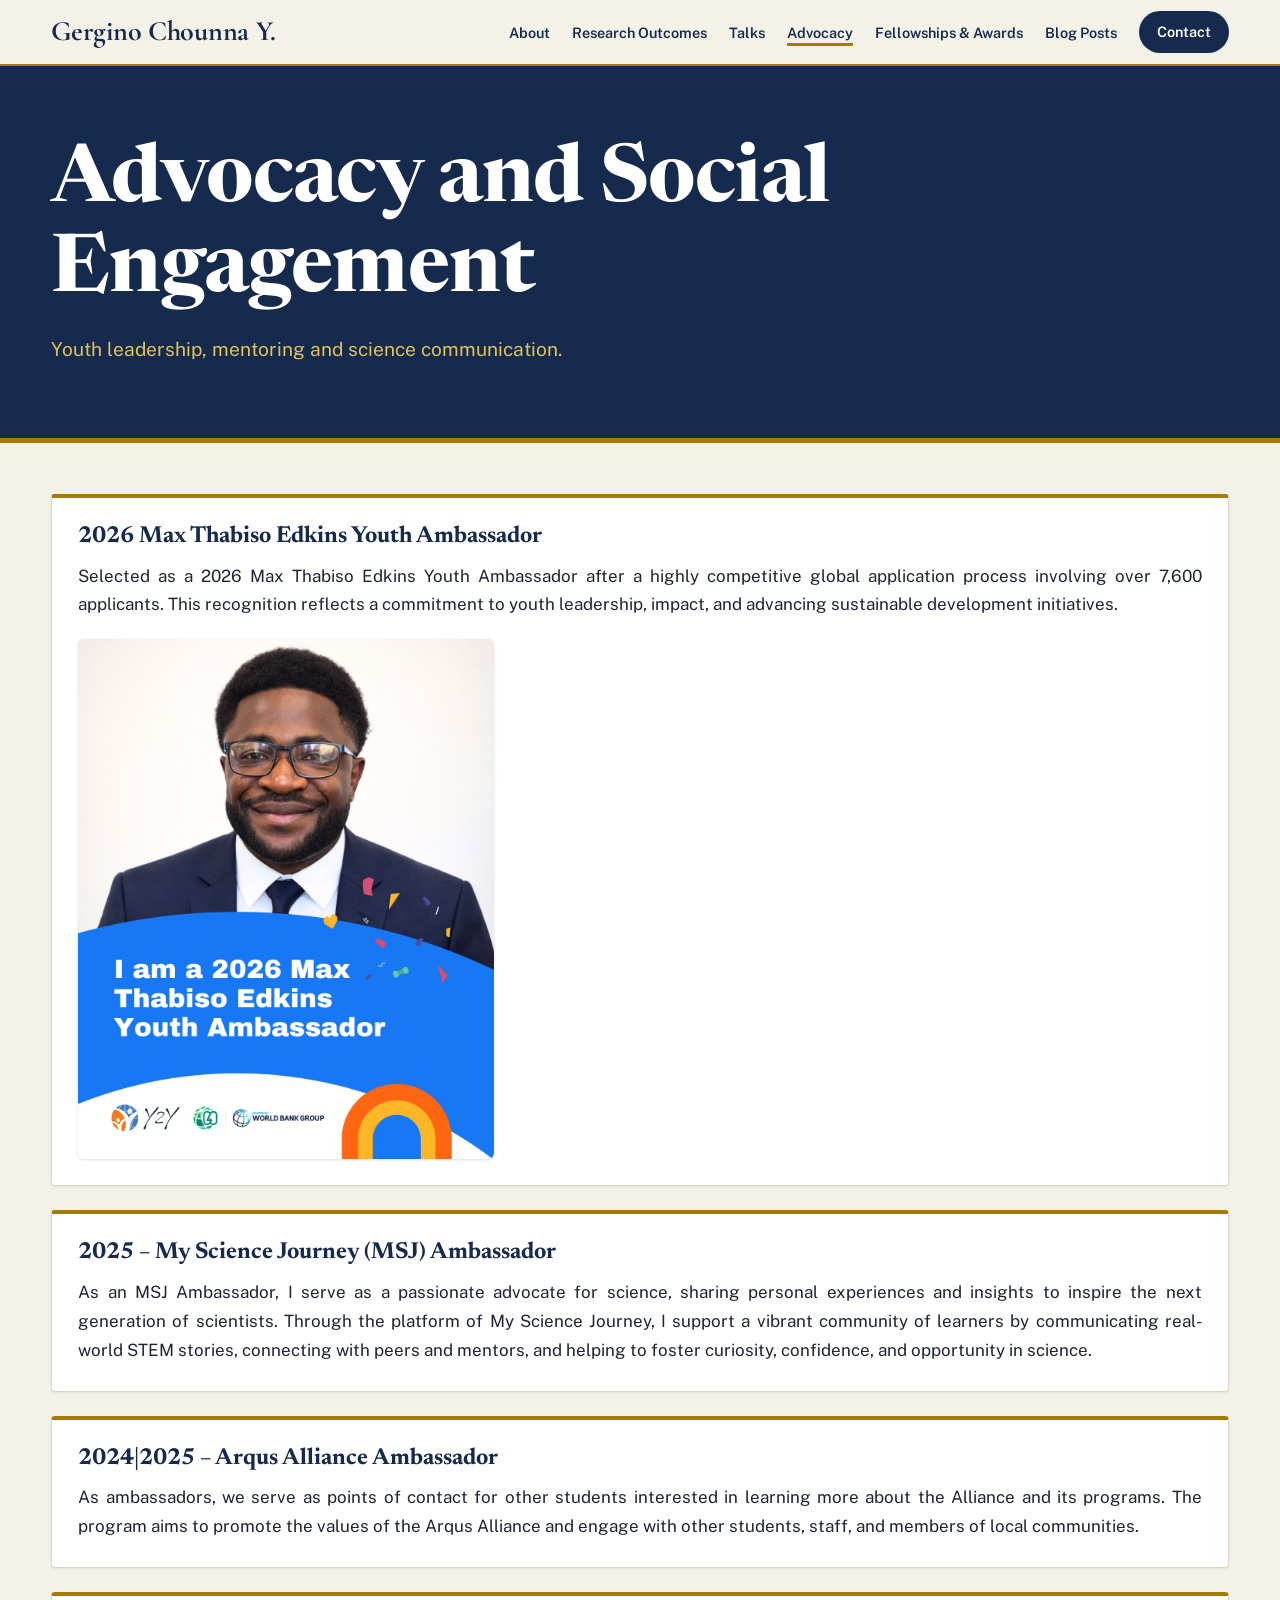
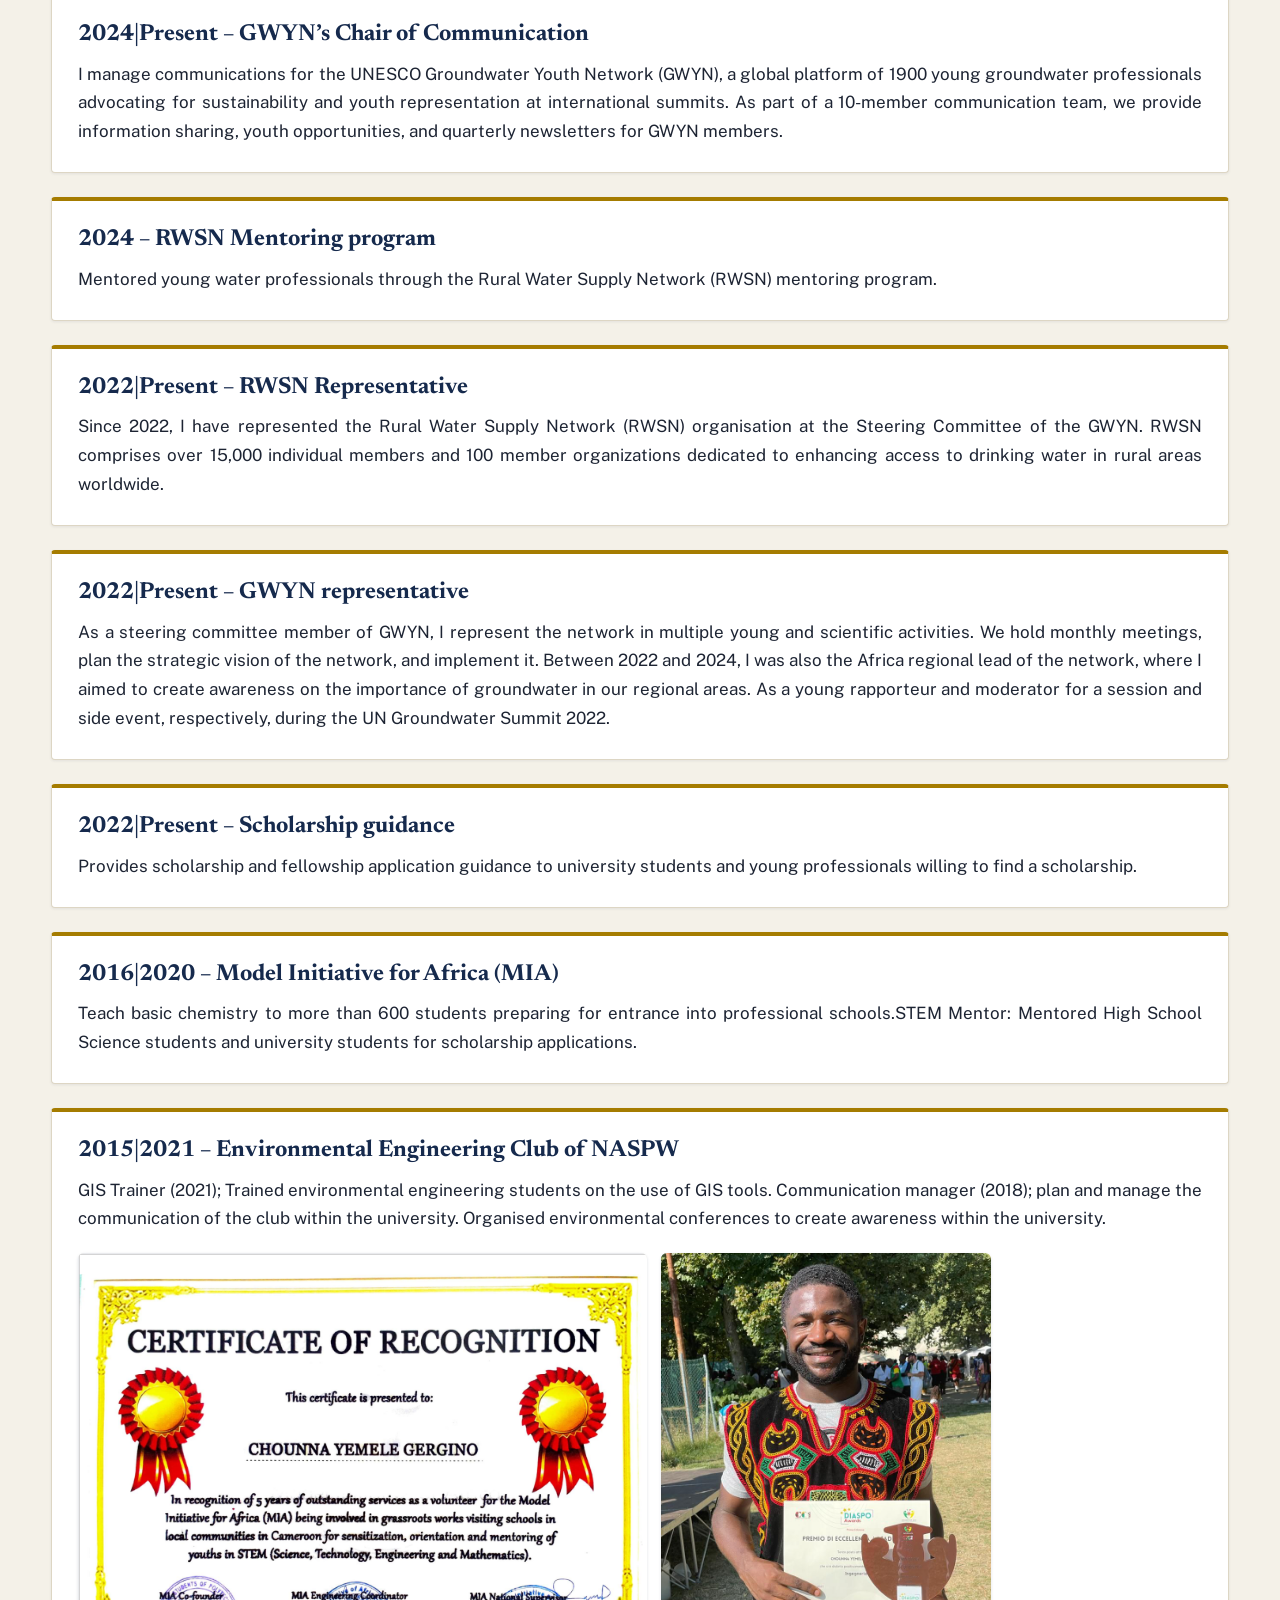
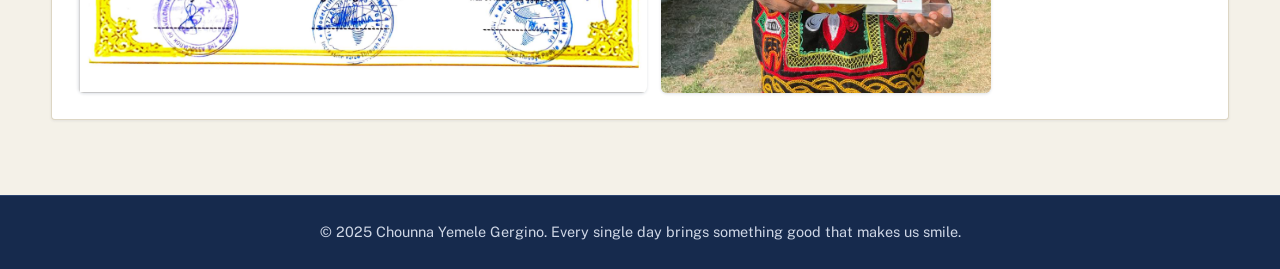
<file: advocacy.html>
<!DOCTYPE html>

<html lang="en">
<head>
<meta charset="utf-8"/>
<meta content="width=device-width, initial-scale=1, viewport-fit=cover" name="viewport"/>
<title>Advocacy and Social Engagement | Gergino Chounna Y.</title>
<meta content="Youth leadership, mentoring and science communication. Gergino Chounna Yemele, environmental engineer and researcher." name="description"/>
<meta content="#162a4d" name="theme-color"/>
<link href="https://chounnagerginoy.github.io/advocacy.html" rel="canonical"/>
<meta content="website" property="og:type"/><meta content="Gergino Chounna Yemele" property="og:site_name"/>
<meta content="Advocacy and Social Engagement | Gergino Chounna Y." property="og:title"/><meta content="Youth leadership, mentoring and science communication. Gergino Chounna Yemele, environmental engineer and researcher." property="og:description"/>
<meta content="https://chounnagerginoy.github.io/advocacy.html" property="og:url"/><meta content="https://chounnagerginoy.github.io/Chounna3.jpg" property="og:image"/>
<meta content="summary" name="twitter:card"/>
<link href="Gergino-logo.png" rel="icon" type="image/png"/>
<link href="Gergino-logo.png" rel="apple-touch-icon"/>
<link href="https://fonts.googleapis.com" rel="preconnect"/>
<link crossorigin="" href="https://fonts.gstatic.com" rel="preconnect"/>
<link href="https://fonts.googleapis.com/css2?family=Cormorant+Garamond:wght@600;700&amp;family=Newsreader:wght@500;600;700&amp;family=Public+Sans:wght@400;500;600&amp;display=swap" rel="stylesheet"/>
<style>
:root{--cream:#f4f1e8;--navy:#162a4d;--olive:#4a5d23;--gold:#a57c00;--gold-lt:#e3c25a;--slate:#64748b;--white:#fff;--ink:#1d2433;--mute:#4b5567;--line:#ddd6c4;--pad:clamp(20px,4vw,64px)}
*{box-sizing:border-box}
html{scroll-behavior:smooth;scroll-padding-top:80px}
body{margin:0;background:var(--cream);color:var(--ink);font:400 17px/1.7 "Public Sans",system-ui,sans-serif}
a{color:var(--olive);text-underline-offset:3px}
a:hover{color:var(--navy)}
a:focus-visible,button:focus-visible,input:focus-visible,textarea:focus-visible{outline:3px solid var(--gold);outline-offset:2px}
img{max-width:100%;display:block}
.wrap{width:100%;max-width:none;margin:0;padding-inline:var(--pad)}
h1,h2,h3{font-family:Newsreader,Georgia,serif;color:var(--navy);line-height:1.12;margin:0 0 .5em;font-weight:600}
h1{font-size:clamp(2.8rem,6.5vw,5rem);font-weight:600;letter-spacing:-.01em}
h2{font-size:clamp(2rem,4vw,2.8rem)}
h3{font-size:1.45rem}
p,li,.lead{text-align:justify;hyphens:auto;-webkit-hyphens:auto}
/* header */
.skip{position:absolute;left:-9999px;top:8px}
.skip:focus{left:12px;z-index:30;background:var(--navy);color:#fff;padding:8px 14px;border-radius:6px}
header{position:sticky;top:0;z-index:20;background:var(--cream);border-bottom:2px solid var(--gold);padding-top:env(safe-area-inset-top,0px)}
nav{display:flex;align-items:center;justify-content:space-between;gap:20px;min-height:64px;position:relative}
.brand{font-family:'Cormorant Garamond',Newsreader,Georgia,serif;font-weight:700;font-size:1.75rem;letter-spacing:-.01em;color:var(--navy);text-decoration:none;white-space:nowrap}
.nav-toggle{display:none;align-items:center;justify-content:center;gap:8px;background:transparent;border:1.5px solid var(--navy);color:var(--navy);border-radius:6px;padding:7px 12px;font:600 .9rem "Public Sans",sans-serif;cursor:pointer}
.nav-toggle:hover{background:var(--navy);color:#fff}
.nav-toggle svg{width:20px;height:20px;stroke:currentColor;fill:none;stroke-width:2.2;stroke-linecap:round;stroke-linejoin:round}
nav ul{display:flex;align-items:center;gap:22px;list-style:none;margin:0;padding:0;flex-wrap:wrap}
nav ul a{color:var(--navy);text-decoration:none;font-size:.9rem;font-weight:600;white-space:nowrap}
nav ul a:hover{color:var(--gold)}
nav ul a[aria-current="page"]{border-bottom:3px solid var(--gold);padding-bottom:2px}
nav ul li:last-child a{background:var(--navy);color:#fff;padding:9px 18px;border-radius:999px;border:0;display:inline-block}
nav ul li:last-child a:hover{background:var(--olive);color:#fff}
/* hero */
.hero{display:grid;grid-template-columns:1.3fr .7fr;gap:clamp(24px,5vw,80px);align-items:center;padding-block:clamp(40px,6vw,88px)}
.role{color:var(--olive);font-weight:700;font-size:.8rem;letter-spacing:.14em;text-transform:uppercase;margin:0 0 14px;text-align:left}
.hero h1{font-family:'Cormorant Garamond',Newsreader,Georgia,serif;font-weight:700;font-size:clamp(3.2rem,7.5vw,5.8rem);letter-spacing:-.015em;line-height:1.02}
.hero .lead{color:var(--mute);font-size:1.15rem;margin:0}
.btns{display:flex;gap:12px;flex-wrap:wrap;margin-top:28px}
.btn{display:inline-block;padding:12px 22px;border-radius:4px;background:var(--navy);color:#fff;text-decoration:none;font-weight:700;font-size:.9rem;border:0;text-align:center}
.btn:hover{background:var(--olive);color:#fff}
.btn.primary{background:var(--olive)}
.btn.primary:hover{background:var(--navy)}
.btns .btn:nth-child(3){background:var(--slate)}
.portrait{justify-self:end;width:100%;max-width:440px}
.portrait img{width:100%;aspect-ratio:4/5;object-fit:cover;border:3px solid var(--gold);box-shadow:0 8px 24px rgba(22,42,77,.25)}
/* affiliations strip */
.strip{background:var(--navy);padding:34px 0}
.strip p{margin:0 0 18px;color:var(--gold-lt);font-weight:700;font-size:.8rem;letter-spacing:.16em;text-transform:uppercase;text-align:center}
/* sections */
section{padding-block:clamp(48px,6vw,80px)}
.about-sec{background:var(--white)}
.about .cols{columns:2;column-gap:clamp(24px,4vw,64px)}
.about .cols p{margin:0 0 1em}
.quote{background:var(--olive);padding-block:clamp(48px,6vw,72px)}
blockquote{margin:0;color:#fff;font:italic 600 clamp(1.6rem,3vw,2.3rem)/1.35 Newsreader,serif;text-align:justify;text-align-last:center}
blockquote cite{display:block;margin-top:16px;font:700 .95rem "Public Sans",sans-serif;font-style:normal;color:var(--gold-lt);text-align:center}
.cards{display:grid;grid-template-columns:repeat(3,1fr);gap:24px;margin-top:32px}
.card,.entry{background:var(--white);border:1px solid var(--line);border-top:4px solid var(--gold);border-radius:4px;padding:26px;box-shadow:0 1px 3px rgba(22,42,77,.08)}
.card{display:flex;flex-direction:column}
.card .tag{color:var(--olive);font-weight:700;font-size:.9rem;margin-bottom:8px}
.card p{color:var(--mute);margin:0 0 18px;flex:1}
.mission{background:var(--white)}
.connect{background:var(--navy);color:#fff}
.connect h2{color:#fff}
.connect p{color:#e4e9f2}
.connect a{color:var(--gold-lt)}
.connect .btn{background:var(--gold);color:#fff}
.connect .btn:hover{background:#fff;color:var(--navy)}
.socials{display:flex;flex-wrap:wrap;gap:10px 24px;margin-top:22px;padding:0;list-style:none}
footer{background:var(--navy);border-top:1px solid #2c4470;padding:24px 0 calc(24px + env(safe-area-inset-bottom,0px));color:#cfd7e6;font-size:.9rem}
footer .wrap{text-align:center}
/* inner pages */
.page-head{background:var(--navy);border-bottom:5px solid var(--gold);padding-block:clamp(40px,6vw,72px)}
.page-head h1{color:#fff;font-weight:700;font-size:clamp(2.8rem,7vw,5rem);margin:0 0 .2em}
.page-head .lead{color:var(--gold-lt);font-size:1.2rem;margin:0}
.page-body{padding-block:clamp(32px,4vw,56px)}
h2.group{color:var(--navy);font-weight:700;margin:56px 0 22px;padding-bottom:10px;border-bottom:4px solid var(--gold)}
h2.group:first-child{margin-top:0}
.entry{margin-bottom:24px}
.entry h2,.entry h3{color:var(--navy);font-weight:700;font-size:1.45rem;margin-bottom:.5em}
.entry p{margin:0 0 .9em}
.entry p:last-of-type{margin-bottom:0}
.entry .date{color:var(--olive);font-weight:600;font-size:.95rem;margin-bottom:1em;text-align:left}
.rows{list-style:none;margin:0 0 8px;padding:0}
.rows li{display:grid;grid-template-columns:300px 1fr;gap:24px;padding:14px 0;border-bottom:1px solid var(--line)}
.rows .when{font-weight:700;color:var(--navy);text-align:left}
.rows .what{color:var(--mute)}
.prose p,.prose li{margin:0 0 1em}
.prose ul{padding-left:1.2em}
.prose h3{margin-top:1.4em}
.plain{columns:3;gap:32px;padding-left:1.2em;margin:0}
.plain li{margin-bottom:.4em;break-inside:avoid;text-align:left}
.contact-grid{display:grid;grid-template-columns:1fr 1fr;gap:24px;align-items:start}
.contact-grid>*,.entry{min-width:0}
.entry,.info{overflow-wrap:anywhere}
.info p{margin:0 0 .5em}
form{display:flex;flex-direction:column;gap:14px}
label{font-weight:700;color:var(--navy);font-size:.95rem}
input,textarea{width:100%;font:inherit;padding:11px 13px;border:1px solid #b9b19b;border-radius:4px;background:#fff;color:var(--ink)}
form button{align-self:flex-start;background:var(--olive);color:#fff;border:0;border-radius:4px;padding:12px 26px;font:700 .95rem "Public Sans",sans-serif;cursor:pointer}
form button:hover{background:var(--navy)}
@media (max-width:900px){
 nav{flex-wrap:wrap;gap:0;padding:10px 0;min-height:60px}
 .brand{font-size:1.45rem}
 .nav-toggle{display:inline-flex}
 nav ul{display:none;flex-direction:column;align-items:stretch;width:100%;gap:0;padding:12px 0 8px;margin-top:10px;border-top:1px solid var(--line)}
 nav.nav-open ul{display:flex}
 nav ul li{width:100%;text-align:left}
 nav ul a{display:block;padding:11px 6px;font-size:1rem;border-bottom:1px solid rgba(221,214,196,.55)}
 nav ul li:nth-last-child(2) a{border-bottom:none}
 nav ul li:last-child{margin-top:10px}
 nav ul li:last-child a{display:block;text-align:center;padding:12px 18px;border-radius:8px;border-bottom:none}
 .hero{grid-template-columns:1fr}
 .portrait{order:-1;max-width:320px;justify-self:start}
 .about .cols{columns:1}
 .cards,.contact-grid{grid-template-columns:1fr}
 .rows li{grid-template-columns:1fr;gap:4px}
 .plain{columns:1}
}
@media (prefers-reduced-motion:reduce){html{scroll-behavior:auto}}
@media print{header,.skip,.nav-toggle,form{display:none}body{background:#fff;color:#000}.entry{break-inside:avoid}}

/* affiliations marquee */
.marquee{overflow:hidden;-webkit-mask-image:linear-gradient(90deg,transparent,#000 6%,#000 94%,transparent);mask-image:linear-gradient(90deg,transparent,#000 6%,#000 94%,transparent)}
.track{display:flex;align-items:center;width:max-content;animation:scroll 80s linear infinite}
.marquee:hover .track,.marquee:focus-within .track{animation-play-state:paused}
.track>*{flex:none;margin-right:64px}
.track img{height:48px;width:auto;object-fit:contain;background:#fff;padding:8px 14px;border-radius:6px}
.track span{font:600 1.45rem 'Cormorant Garamond',Georgia,serif;color:#fff;opacity:.88;white-space:nowrap}
@keyframes scroll{to{transform:translateX(-50%)}}
@media (prefers-reduced-motion:reduce){.track{animation:none;width:auto;flex-wrap:wrap;justify-content:center;row-gap:18px}.track [aria-hidden="true"]{display:none}}
/* galleries: rows line up by height, nothing is cropped */
.gallery{display:flex;gap:14px;margin-top:20px;align-items:flex-start;max-width:1100px}
.gallery .ph{display:block;flex:1 1 0;min-width:0}
.gallery img{width:100%;height:auto;display:block;border-radius:4px;background:var(--cream);border:1px solid var(--line)}
.gallery.figure img{background:#fff}
.gallery.g1{max-width:640px}
.gallery.g1 img{max-height:520px;object-fit:contain}
.gallery.g1.figure{max-width:900px}
@media (max-width:900px){.gallery{flex-direction:column}.gallery .ph{flex:none!important;width:100%}.gallery.g1,.gallery.g1.figure{max-width:100%}}
/* about page portrait */
.about-top{display:grid;grid-template-columns:1fr minmax(260px,400px);gap:clamp(24px,4vw,64px);align-items:start}
.about-photo{margin:0}
.about-photo img{width:100%;aspect-ratio:4/5;object-fit:cover;border:3px solid var(--gold);box-shadow:0 8px 24px rgba(22,42,77,.25)}
@media (max-width:900px){.about-top{grid-template-columns:1fr}.about-side{order:-1;max-width:320px}}

/* hero v2: matches the reference layout */
.hero-wrap{padding-inline:clamp(20px,6vw,120px)}
.hero{display:grid;grid-template-columns:minmax(0,1.1fr) minmax(0,1fr);gap:clamp(32px,4vw,72px);align-items:center;padding-block:clamp(48px,7vw,112px)}
.role{color:#8f6a00;font-weight:600;font-size:.76rem;letter-spacing:.2em;text-transform:uppercase;margin:0 0 22px;text-align:left}
.hero h1{font-family:'Cormorant Garamond',Newsreader,Georgia,serif;font-weight:500;font-size:clamp(2.4rem,4.4vw,4rem);letter-spacing:-.025em;line-height:1;margin:0 0 .4em;color:var(--navy)}
.hero .lead{color:#3d4757;font-size:clamp(1.05rem,1.45vw,1.3rem);line-height:1.8;margin:0}
.hero .btns{gap:22px;margin-top:40px}
.hero .btn{text-transform:uppercase;letter-spacing:.12em;font-size:.85rem;font-weight:500;padding:17px 30px;border-radius:6px;box-shadow:0 4px 12px rgba(22,42,77,.2)}
.portrait{justify-self:end;width:100%;max-width:720px}
.portrait img{width:100%;aspect-ratio:4/5;object-fit:cover;border:1px solid var(--gold);border-radius:4px;box-shadow:0 26px 50px -14px rgba(22,42,77,.3)}
@media (max-width:900px){.hero{grid-template-columns:1fr}.portrait{order:-1;max-width:320px;justify-self:start}.hero-wrap{padding-inline:20px}.hero .btn{padding:14px 22px}}
.entry .course{margin-bottom:.9em}

/* featured activities (photo marquee) + light affiliations strip */
.strip.photos{padding:38px 0 42px}
.track.ph-track{animation-duration:110s}
.track.ph-track>*{margin-right:18px}
.track.ph-track img{width:293px;height:220px;object-fit:cover;object-position:center 30%;padding:0;background:#22406b;border-radius:6px;box-shadow:0 6px 16px rgba(0,0,0,.35)}
.strip.light{background:var(--cream);border-block:1px solid var(--line);padding:38px 0}
.strip.light p{color:var(--olive)}
.strip.light .track span{color:var(--navy);opacity:1}
.strip.light .track img{border:1px solid var(--line)}
@media (max-width:600px){.track.ph-track img{width:240px;height:180px}}

/* welcoming portrait: keep the face in frame, soft warm halo */
.portrait img,.about-photo img{object-position:center 15%;border-radius:6px;box-shadow:0 0 0 10px rgba(165,124,0,.10),0 26px 50px -14px rgba(22,42,77,.28);background:var(--cream)}
.greet{margin:26px 0 0;text-align:center;font-size:.95rem;line-height:1.6;color:var(--mute)}
.greet a{font-weight:700;white-space:nowrap}

/* image polish */
.gallery .ph{position:relative;display:block;min-height:150px;overflow:hidden;background:var(--cream);border-radius:6px;box-shadow:0 1px 3px rgba(22,42,77,.14);cursor:zoom-in;transition:box-shadow .25s,transform .25s}
.gallery .ph:hover{box-shadow:0 10px 24px rgba(22,42,77,.24);transform:translateY(-2px)}
.gallery .ph:focus-visible{outline:3px solid var(--gold);outline-offset:2px}
.gallery img{border:0;border-radius:0;background:transparent;transition:transform .5s ease}
.gallery .ph:hover img{transform:scale(1.03)}
.gallery.figure .ph{background:#fff;border:1px solid var(--line);padding:10px}
.js .gallery img{opacity:0;transition:opacity .5s ease,transform .5s ease}
.js .gallery img.ld{opacity:1}
@media (prefers-reduced-motion:reduce){.gallery .ph,.gallery img,.js .gallery img{transition:none}.gallery .ph:hover,.gallery .ph:hover img{transform:none}}
.lb{position:fixed;inset:0;z-index:100;background:rgba(10,20,38,.93);display:none;align-items:center;justify-content:center;padding:24px}
.lb.open{display:flex}
.lb img{max-width:min(96vw,1400px);max-height:82vh;object-fit:contain;border-radius:4px;box-shadow:0 20px 60px rgba(0,0,0,.55)}
.lb button{position:absolute;width:48px;height:48px;border:0;border-radius:50%;background:rgba(255,255,255,.14);color:#fff;font-size:28px;line-height:1;cursor:pointer}
.lb button:hover,.lb button:focus-visible{background:rgba(255,255,255,.3);outline:2px solid var(--gold-lt)}
.lb .x{top:18px;right:18px}.lb .pv{left:18px;top:50%;margin-top:-24px}.lb .nx{right:18px;top:50%;margin-top:-24px}
.lb .cap{position:absolute;left:0;right:0;bottom:16px;padding:0 72px;text-align:center;color:#e8edf6;font-size:.95rem}

/* awards: images beside list */
.award-block{display:grid;grid-template-columns:minmax(0,1.7fr) minmax(0,1fr);gap:clamp(24px,3vw,48px);align-items:start}
.award-block .rows{margin:0}
.gallery.side{flex-direction:column;max-width:none;margin-top:0}
.gallery.side .ph{flex:none;width:100%}
.gallery.side img{width:100%;max-height:440px;object-fit:contain;background:#fff}
@media (max-width:1000px){.award-block{grid-template-columns:1fr}.gallery.side{margin-top:18px}}
@media (min-width:901px) and (max-width:1000px){.gallery.side{flex-direction:row;max-width:1100px}.gallery.side .ph{flex:1 1 0}}

/* featured activities: clickable photos */
.track.ph-track a{display:block;line-height:0;border-radius:6px;overflow:hidden;cursor:zoom-in;box-shadow:0 6px 16px rgba(0,0,0,.35)}
.track.ph-track a img{box-shadow:none;transition:transform .5s ease}
.track.ph-track a:hover img{transform:scale(1.05)}
.track.ph-track a:focus-visible{outline:3px solid var(--gold-lt);outline-offset:3px}
@media (prefers-reduced-motion:reduce){.track.ph-track a img{transition:none}.track.ph-track a:hover img{transform:none}}
/* about page: photo column */
.about-side{display:flex;flex-direction:column;gap:22px}
.about-side .gallery.side{margin-top:0}

.hero .btns{gap:12px}
.hero .btn{letter-spacing:.09em;padding:15px 20px;font-size:.8rem}
@media (max-width:900px){.hero .btn{padding:13px 18px}}
</style>
<script>document.documentElement.className+=" js"</script>
</head>
<body>
<a class="skip" href="#main">Skip to content</a>
<header>
<div class="wrap">
<nav aria-label="Main" id="main-nav">
<a class="brand" href="index.html"> Gergino Chounna Y.</a>
<button aria-controls="nav-menu" aria-expanded="false" aria-label="Toggle navigation menu" class="nav-toggle" type="button">
  <svg aria-hidden="true" viewBox="0 0 24 24"><line x1="3" x2="21" y1="6" y2="6"/><line x1="3" x2="21" y1="12" y2="12"/><line x1="3" x2="21" y1="18" y2="18"/></svg>
  <span>Menu</span>
</button>
<ul id="nav-menu"><li><a href="about.html">About</a></li><li><a href="publications.html">Research Outcomes</a></li><li><a href="talks.html">Talks</a></li><li><a aria-current="page" href="advocacy.html">Advocacy</a></li><li><a href="awards.html">Fellowships &amp; Awards</a></li><li><a href="blog.html">Blog Posts</a></li><li><a href="contact.html">Contact</a></li></ul>
</nav>
</div>
</header>
<main id="main">
<div class="page-head"><div class="wrap">
<h1>Advocacy and Social Engagement</h1>
<p class="lead">Youth leadership, mentoring and science communication.</p>
</div></div>
<div class="wrap page-body">
<article class="entry"><h2>2026 Max Thabiso Edkins Youth Ambassador</h2><p>Selected as a 2026 Max Thabiso Edkins Youth Ambassador after a highly competitive global application process involving over 7,600 applicants. This recognition reflects a commitment to youth leadership, impact, and advancing sustainable development initiatives.</p><div class="gallery g1"><a class="ph" href="Ambassador.png" rel="noopener noreferrer" target="_blank"><img alt="2026 Max Thabiso Edkins Youth Ambassador – photo 1" decoding="async" loading="lazy" src="Ambassador.png"/></a></div></article>
<article class="entry"><h2>2025 – My Science Journey (MSJ) Ambassador</h2><p>As an MSJ Ambassador, I serve as a passionate advocate for science, sharing personal experiences and insights to inspire the next generation of scientists. Through the platform of My Science Journey, I support a vibrant community of learners by communicating real-world STEM stories, connecting with peers and mentors, and helping to foster curiosity, confidence, and opportunity in science.</p></article>
<article class="entry"><h2>2024|2025 – Arqus Alliance Ambassador</h2><p>As ambassadors, we serve as points of contact for other students interested in learning more about the Alliance and its programs. The program aims to promote the values of the Arqus Alliance and engage with other students, staff, and members of local communities.</p></article>
<article class="entry"><h2>2024|Present – GWYN’s Chair of Communication</h2><p>I manage communications for the UNESCO Groundwater Youth Network (GWYN), a global platform of 1900 young groundwater professionals advocating for sustainability and youth representation at international summits. As part of a 10-member communication team, we provide information sharing, youth opportunities, and quarterly newsletters for GWYN members.</p></article>
<article class="entry"><h2>2024 – RWSN Mentoring program</h2><p>Mentored young water professionals through the Rural Water Supply Network (RWSN) mentoring program.</p></article>
<article class="entry"><h2>2022|Present – RWSN Representative</h2><p>Since 2022, I have represented the Rural Water Supply Network (RWSN) organisation at the Steering Committee of the GWYN. RWSN comprises over 15,000 individual members and 100 member organizations dedicated to enhancing access to drinking water in rural areas worldwide.</p></article>
<article class="entry"><h2>2022|Present – GWYN representative</h2><p>As a steering committee member of GWYN, I represent the network in multiple young and scientific activities. We hold monthly meetings, plan the strategic vision of the network, and implement it. Between 2022 and 2024, I was also the Africa regional lead of the network, where I aimed to create awareness on the importance of groundwater in our regional areas. As a young rapporteur and moderator for a session and side event, respectively, during the UN Groundwater Summit 2022.</p></article>
<article class="entry"><h2>2022|Present – Scholarship guidance</h2><p>Provides scholarship and fellowship application guidance to university students and young professionals willing to find a scholarship.</p></article>
<article class="entry"><h2>2016|2020 – Model Initiative for Africa (MIA)</h2><p>Teach basic chemistry to more than 600 students preparing for entrance into professional schools.STEM Mentor: Mentored High School Science students and university students for scholarship applications.</p></article>
<article class="entry"><h2>2015|2021 – Environmental Engineering Club of NASPW</h2><p>GIS Trainer (2021); Trained environmental engineering students on the use of GIS tools. Communication manager (2018); plan and manage the communication of the club within the university. Organised environmental conferences to create awareness within the university.</p><div class="gallery g2"><a class="ph" href="MIA.png" rel="noopener noreferrer" target="_blank"><img alt="Model Initiative for Africa (MIA) – photo 1" decoding="async" loading="lazy" src="MIA.png"/></a><a class="ph" href="Diaspo1.jpeg" rel="noopener noreferrer" target="_blank"><img alt="3rd price for the best Cameroonian engineering student in Italy 2023 – photo 2" decoding="async" loading="lazy" src="Diaspo1.jpeg"/></a></div></article>
</div>
</main>
<footer><div class="wrap">© 2025 Chounna Yemele Gergino. Every single day brings something good that makes us smile.</div></footer>
<script>
(function(){
/* Mobile navigation toggle */
var nav=document.getElementById('main-nav'),btn=nav&&nav.querySelector('.nav-toggle');
if(nav&&btn){
  btn.addEventListener('click',function(){
    var open=nav.classList.toggle('nav-open');
    btn.setAttribute('aria-expanded',open?'true':'false');
  });
  document.addEventListener('click',function(e){
    if(nav.classList.contains('nav-open')&&!nav.contains(e.target)){
      nav.classList.remove('nav-open');
      btn.setAttribute('aria-expanded','false');
    }
  });
  nav.querySelectorAll('ul a').forEach(function(link){
    link.addEventListener('click',function(){
      nav.classList.remove('nav-open');
      btn.setAttribute('aria-expanded','false');
    });
  });
}

/* Gallery & Lightbox */
document.querySelectorAll('.gallery').forEach(function(g){var im=[].slice.call(g.querySelectorAll('img'));function upd(){if(g.classList.contains('side'))return;var s=0,ok=true;im.forEach(function(i){if(i.naturalWidth&&i.naturalHeight){var r=i.naturalWidth/i.naturalHeight;s+=r;if(im.length>1)i.parentNode.style.flex=r+' 1 0'}else ok=false});if(ok&&s)g.style.maxWidth=Math.min(1100,(im.length>1?440:520)*s+14*(im.length-1))+'px'}im.forEach(function(i){function done(){i.classList.add('ld');upd()}if(i.complete&&i.naturalWidth)done();else{i.addEventListener('load',done);i.addEventListener('error',function(){i.parentNode.style.display='none'})}});upd()});
var links=[].slice.call(document.querySelectorAll('.gallery .ph,.track a.o'));if(!links.length)return;
var lb=document.createElement('div');lb.className='lb';lb.setAttribute('role','dialog');lb.setAttribute('aria-modal','true');lb.setAttribute('aria-label','Image viewer');
lb.innerHTML='<button class="x" aria-label="Close">&times;</button><button class="pv" aria-label="Previous image">&#8249;</button><img alt=""><button class="nx" aria-label="Next image">&#8250;</button><div class="cap"></div>';document.body.appendChild(lb);
var big=lb.querySelector('img'),cap=lb.querySelector('.cap'),cur=0,last=null;
function show(n){cur=(n+links.length)%links.length;var a=links[cur],im=a.querySelector('img');big.src=a.getAttribute('href');big.alt=im.alt;cap.textContent=im.alt+'  \u00b7  '+(cur+1)+' / '+links.length}
function open(n){last=document.activeElement;show(n);lb.classList.add('open');document.body.style.overflow='hidden';lb.querySelector('.x').focus()}
function close(){lb.classList.remove('open');document.body.style.overflow='';if(last)last.focus()}
links.forEach(function(a,i){a.addEventListener('click',function(e){e.preventDefault();open(i)})});
[].slice.call(document.querySelectorAll('.track a.c')).forEach(function(a){
  a.addEventListener('click',function(e){
    e.preventDefault();
    var orig=a.closest('.track').querySelector('a.o[data-i="'+a.getAttribute('data-i')+'"]');
    if(orig)open(links.indexOf(orig));
  });
});
lb.addEventListener('click',function(e){if(e.target===lb)close()});
lb.querySelector('.x').onclick=close;lb.querySelector('.pv').onclick=function(){show(cur-1)};lb.querySelector('.nx').onclick=function(){show(cur+1)};
document.addEventListener('keydown',function(e){if(!lb.classList.contains('open'))return;if(e.key==='Escape')close();else if(e.key==='ArrowLeft')show(cur-1);else if(e.key==='ArrowRight')show(cur+1)});
})();
</script>
</body>
</html>
</file>
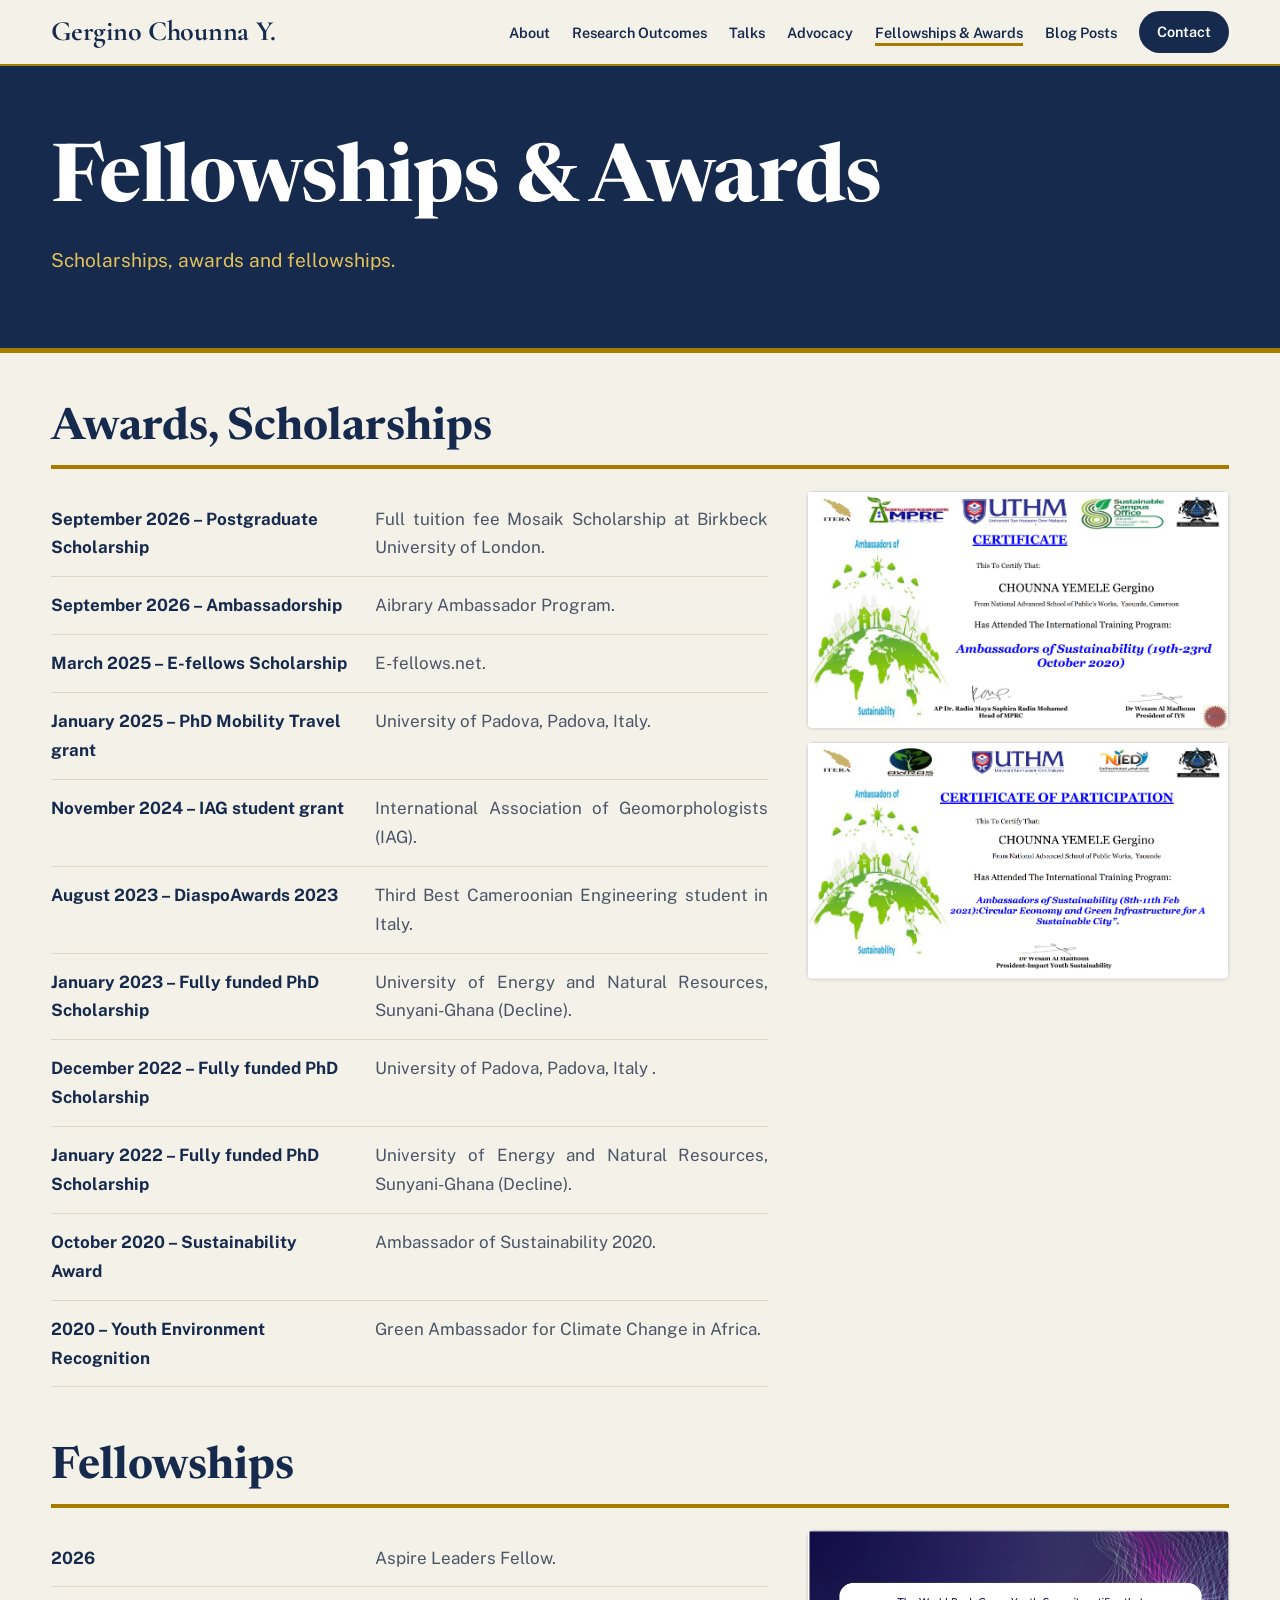
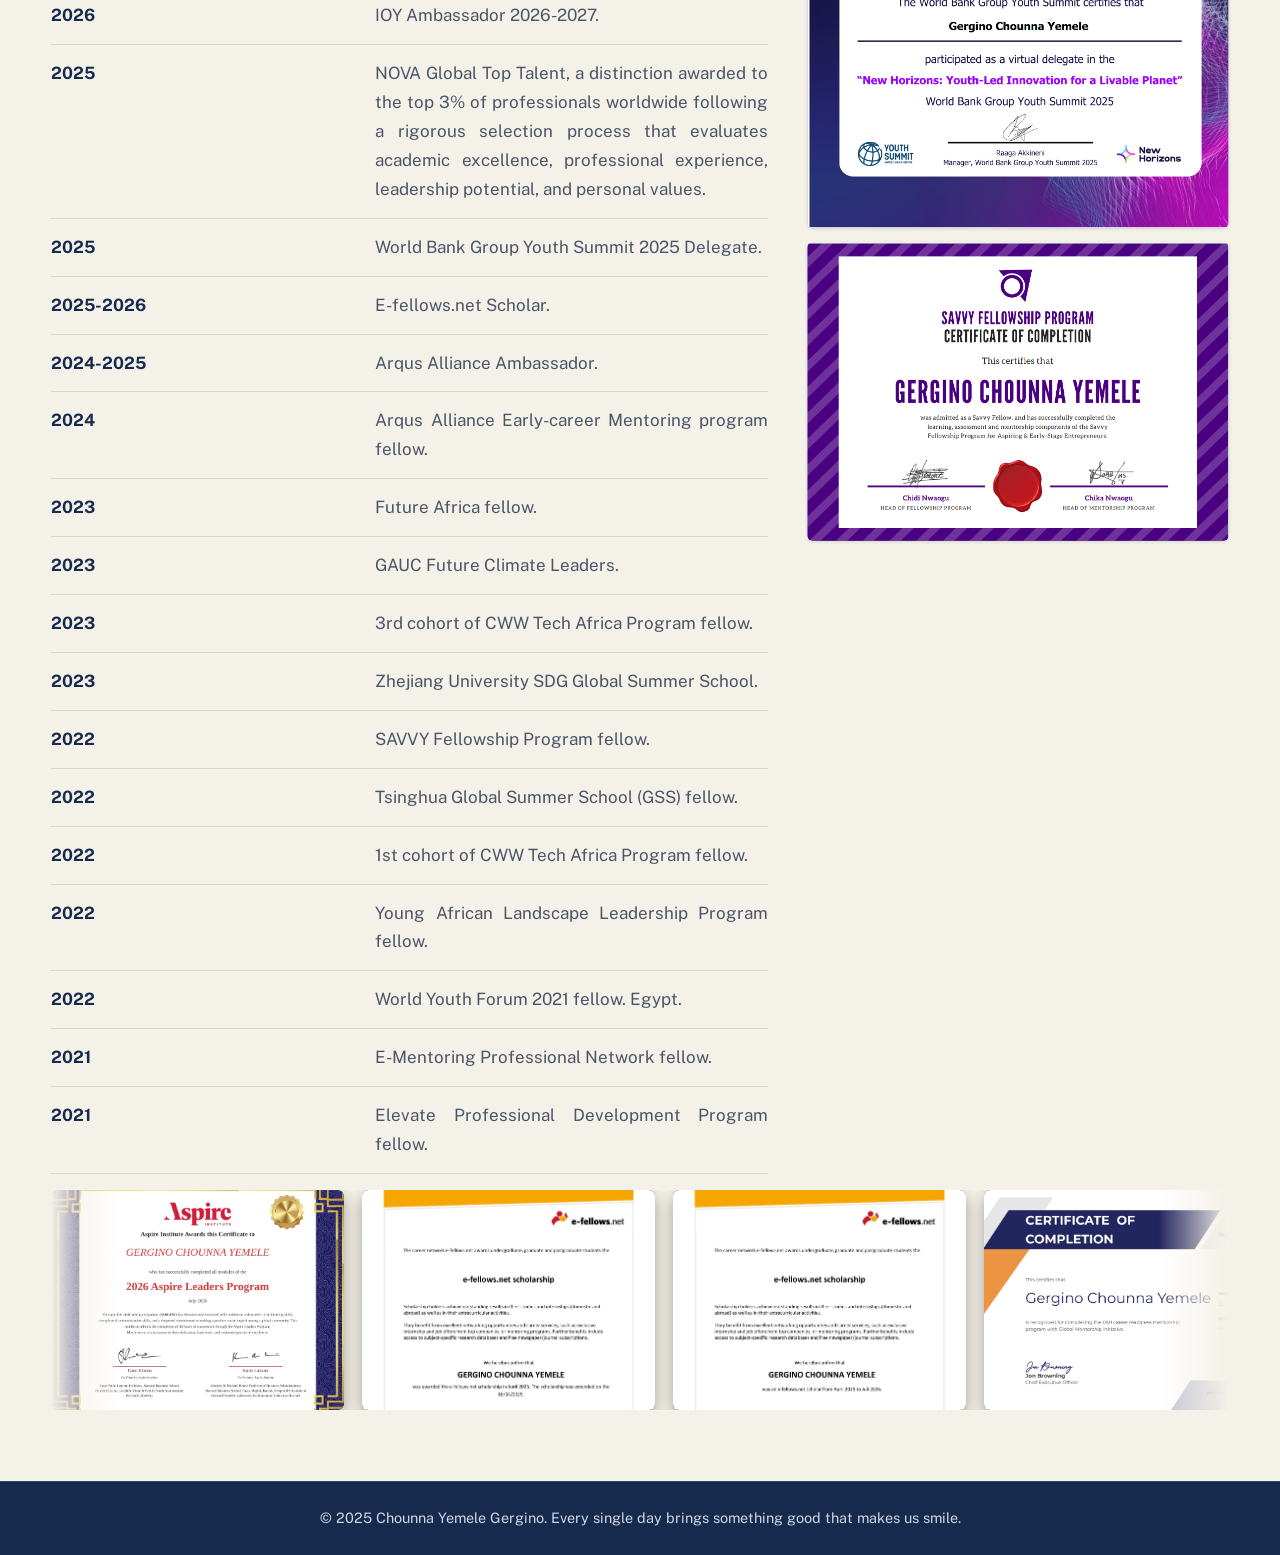
<file: awards.html>
<!DOCTYPE html>

<html lang="en">
<head>
<meta charset="utf-8"/>
<meta content="width=device-width, initial-scale=1, viewport-fit=cover" name="viewport"/>
<title>Fellowships &amp; Awards | Gergino Chounna Y.</title>
<meta content="Scholarships, awards and fellowships. Gergino Chounna Yemele, environmental engineer and researcher." name="description"/>
<meta content="#162a4d" name="theme-color"/>
<link href="https://chounnagerginoy.github.io/awards.html" rel="canonical"/>
<meta content="website" property="og:type"/><meta content="Gergino Chounna Yemele" property="og:site_name"/>
<meta content="Fellowships &amp; Awards | Gergino Chounna Yemele" property="og:title"/><meta content="Scholarships, awards and fellowships. Gergino Chounna Yemele, environmental engineer and researcher." property="og:description"/>
<meta content="https://chounnagerginoy.github.io/awards.html" property="og:url"/><meta content="https://chounnagerginoy.github.io/Gergino_Profile.png" property="og:image"/>
<meta content="summary" name="twitter:card"/>
<link href="Gergino-logo.png" rel="icon" type="image/png"/>
<link href="Gergino-logo.png" rel="apple-touch-icon"/>
<link href="https://fonts.googleapis.com" rel="preconnect"/>
<link crossorigin="" href="https://fonts.gstatic.com" rel="preconnect"/>
<link href="https://fonts.googleapis.com/css2?family=Cormorant+Garamond:wght@600;700&amp;family=Newsreader:wght@500;600;700&amp;family=Public+Sans:wght@400;500;600&amp;display=swap" rel="stylesheet"/>
<style>
:root{--cream:#f4f1e8;--navy:#162a4d;--olive:#4a5d23;--gold:#a57c00;--gold-lt:#e3c25a;--slate:#64748b;--white:#fff;--ink:#1d2433;--mute:#4b5567;--line:#ddd6c4;--pad:clamp(20px,4vw,64px)}
*{box-sizing:border-box}
html{scroll-behavior:smooth;scroll-padding-top:80px}
body{margin:0;background:var(--cream);color:var(--ink);font:400 17px/1.7 "Public Sans",system-ui,sans-serif}
a{color:var(--olive);text-underline-offset:3px}
a:hover{color:var(--navy)}
a:focus-visible,button:focus-visible,input:focus-visible,textarea:focus-visible{outline:3px solid var(--gold);outline-offset:2px}
img{max-width:100%;display:block}
.wrap{width:100%;max-width:none;margin:0;padding-inline:var(--pad)}
h1,h2,h3{font-family:Newsreader,Georgia,serif;color:var(--navy);line-height:1.12;margin:0 0 .5em;font-weight:600}
h1{font-size:clamp(2.8rem,6.5vw,5rem);font-weight:600;letter-spacing:-.01em}
h2{font-size:clamp(2rem,4vw,2.8rem)}
h3{font-size:1.45rem}
p,li,.lead{text-align:justify;hyphens:auto;-webkit-hyphens:auto}
/* header */
.skip{position:absolute;left:-9999px;top:8px}
.skip:focus{left:12px;z-index:30;background:var(--navy);color:#fff;padding:8px 14px;border-radius:6px}
header{position:sticky;top:0;z-index:20;background:var(--cream);border-bottom:2px solid var(--gold);padding-top:env(safe-area-inset-top,0px)}
nav{display:flex;align-items:center;justify-content:space-between;gap:20px;min-height:64px;position:relative}
.brand{font-family:'Cormorant Garamond',Newsreader,Georgia,serif;font-weight:700;font-size:1.75rem;letter-spacing:-.01em;color:var(--navy);text-decoration:none;white-space:nowrap}
.nav-toggle{display:none;align-items:center;justify-content:center;gap:8px;background:transparent;border:1.5px solid var(--navy);color:var(--navy);border-radius:6px;padding:7px 12px;font:600 .9rem "Public Sans",sans-serif;cursor:pointer}
.nav-toggle:hover{background:var(--navy);color:#fff}
.nav-toggle svg{width:20px;height:20px;stroke:currentColor;fill:none;stroke-width:2.2;stroke-linecap:round;stroke-linejoin:round}
nav ul{display:flex;align-items:center;gap:22px;list-style:none;margin:0;padding:0;flex-wrap:wrap}
nav ul a{color:var(--navy);text-decoration:none;font-size:.9rem;font-weight:600;white-space:nowrap}
nav ul a:hover{color:var(--gold)}
nav ul a[aria-current="page"]{border-bottom:3px solid var(--gold);padding-bottom:2px}
nav ul li:last-child a{background:var(--navy);color:#fff;padding:9px 18px;border-radius:999px;border:0;display:inline-block}
nav ul li:last-child a:hover{background:var(--olive);color:#fff}
/* hero */
.hero{display:grid;grid-template-columns:1.3fr .7fr;gap:clamp(24px,5vw,80px);align-items:center;padding-block:clamp(40px,6vw,88px)}
.role{color:var(--olive);font-weight:700;font-size:.8rem;letter-spacing:.14em;text-transform:uppercase;margin:0 0 14px;text-align:left}
.hero h1{font-family:'Cormorant Garamond',Newsreader,Georgia,serif;font-weight:700;font-size:clamp(3.2rem,7.5vw,5.8rem);letter-spacing:-.015em;line-height:1.02}
.hero .lead{color:var(--mute);font-size:1.15rem;margin:0}
.btns{display:flex;gap:12px;flex-wrap:wrap;margin-top:28px}
.btn{display:inline-block;padding:12px 22px;border-radius:4px;background:var(--navy);color:#fff;text-decoration:none;font-weight:700;font-size:.9rem;border:0;text-align:center}
.btn:hover{background:var(--olive);color:#fff}
.btn.primary{background:var(--olive)}
.btn.primary:hover{background:var(--navy)}
.btns .btn:nth-child(3){background:var(--slate)}
.portrait{justify-self:end;width:100%;max-width:440px}
.portrait img{width:100%;aspect-ratio:4/5;object-fit:cover;border:3px solid var(--gold);box-shadow:0 8px 24px rgba(22,42,77,.25)}
/* affiliations strip */
.strip{background:var(--navy);padding:34px 0}
.strip p{margin:0 0 18px;color:var(--gold-lt);font-weight:700;font-size:.8rem;letter-spacing:.16em;text-transform:uppercase;text-align:center}
/* sections */
section{padding-block:clamp(48px,6vw,80px)}
.about-sec{background:var(--white)}
.about .cols{columns:2;column-gap:clamp(24px,4vw,64px)}
.about .cols p{margin:0 0 1em}
.quote{background:var(--olive);padding-block:clamp(48px,6vw,72px)}
blockquote{margin:0;color:#fff;font:italic 600 clamp(1.6rem,3vw,2.3rem)/1.35 Newsreader,serif;text-align:justify;text-align-last:center}
blockquote cite{display:block;margin-top:16px;font:700 .95rem "Public Sans",sans-serif;font-style:normal;color:var(--gold-lt);text-align:center}
.cards{display:grid;grid-template-columns:repeat(3,1fr);gap:24px;margin-top:32px}
.card,.entry{background:var(--white);border:1px solid var(--line);border-top:4px solid var(--gold);border-radius:4px;padding:26px;box-shadow:0 1px 3px rgba(22,42,77,.08)}
.card{display:flex;flex-direction:column}
.card .tag{color:var(--olive);font-weight:700;font-size:.9rem;margin-bottom:8px}
.card p{color:var(--mute);margin:0 0 18px;flex:1}
.mission{background:var(--white)}
.connect{background:var(--navy);color:#fff}
.connect h2{color:#fff}
.connect p{color:#e4e9f2}
.connect a{color:var(--gold-lt)}
.connect .btn{background:var(--gold);color:#fff}
.connect .btn:hover{background:#fff;color:var(--navy)}
.socials{display:flex;flex-wrap:wrap;gap:10px 24px;margin-top:22px;padding:0;list-style:none}
footer{background:var(--navy);border-top:1px solid #2c4470;padding:24px 0 calc(24px + env(safe-area-inset-bottom,0px));color:#cfd7e6;font-size:.9rem}
footer .wrap{text-align:center}
/* inner pages */
.page-head{background:var(--navy);border-bottom:5px solid var(--gold);padding-block:clamp(40px,6vw,72px)}
.page-head h1{color:#fff;font-weight:700;font-size:clamp(2.8rem,7vw,5rem);margin:0 0 .2em}
.page-head .lead{color:var(--gold-lt);font-size:1.2rem;margin:0}
.page-body{padding-block:clamp(32px,4vw,56px)}
h2.group{color:var(--navy);font-weight:700;margin:56px 0 22px;padding-bottom:10px;border-bottom:4px solid var(--gold)}
h2.group:first-child{margin-top:0}
.entry{margin-bottom:24px}
.entry h2,.entry h3{color:var(--navy);font-weight:700;font-size:1.45rem;margin-bottom:.5em}
.entry p{margin:0 0 .9em}
.entry p:last-of-type{margin-bottom:0}
.entry .date{color:var(--olive);font-weight:600;font-size:.95rem;margin-bottom:1em;text-align:left}
.rows{list-style:none;margin:0 0 8px;padding:0}
.rows li{display:grid;grid-template-columns:300px 1fr;gap:24px;padding:14px 0;border-bottom:1px solid var(--line)}
.rows .when{font-weight:700;color:var(--navy);text-align:left}
.rows .what{color:var(--mute)}
.prose p,.prose li{margin:0 0 1em}
.prose ul{padding-left:1.2em}
.prose h3{margin-top:1.4em}
.plain{columns:3;gap:32px;padding-left:1.2em;margin:0}
.plain li{margin-bottom:.4em;break-inside:avoid;text-align:left}
.contact-grid{display:grid;grid-template-columns:1fr 1fr;gap:24px;align-items:start}
.contact-grid>*,.entry{min-width:0}
.entry,.info{overflow-wrap:anywhere}
.info p{margin:0 0 .5em}
form{display:flex;flex-direction:column;gap:14px}
label{font-weight:700;color:var(--navy);font-size:.95rem}
input,textarea{width:100%;font:inherit;padding:11px 13px;border:1px solid #b9b19b;border-radius:4px;background:#fff;color:var(--ink)}
form button{align-self:flex-start;background:var(--olive);color:#fff;border:0;border-radius:4px;padding:12px 26px;font:700 .95rem "Public Sans",sans-serif;cursor:pointer}
form button:hover{background:var(--navy)}
@media (max-width:900px){
 nav{flex-wrap:wrap;gap:0;padding:10px 0;min-height:60px}
 .brand{font-size:1.45rem}
 .nav-toggle{display:inline-flex}
 nav ul{display:none;flex-direction:column;align-items:stretch;width:100%;gap:0;padding:12px 0 8px;margin-top:10px;border-top:1px solid var(--line)}
 nav.nav-open ul{display:flex}
 nav ul li{width:100%;text-align:left}
 nav ul a{display:block;padding:11px 6px;font-size:1rem;border-bottom:1px solid rgba(221,214,196,.55)}
 nav ul li:nth-last-child(2) a{border-bottom:none}
 nav ul li:last-child{margin-top:10px}
 nav ul li:last-child a{display:block;text-align:center;padding:12px 18px;border-radius:8px;border-bottom:none}
 .hero{grid-template-columns:1fr}
 .portrait{order:-1;max-width:320px;justify-self:start}
 .about .cols{columns:1}
 .cards,.contact-grid{grid-template-columns:1fr}
 .rows li{grid-template-columns:1fr;gap:4px}
 .plain{columns:1}
}
@media (prefers-reduced-motion:reduce){html{scroll-behavior:auto}}
@media print{header,.skip,form,.nav-toggle{display:none}body{background:#fff;color:#000}.entry{break-inside:avoid}}

/* affiliations marquee */
.marquee{overflow:hidden;-webkit-mask-image:linear-gradient(90deg,transparent,#000 6%,#000 94%,transparent);mask-image:linear-gradient(90deg,transparent,#000 6%,#000 94%,transparent)}
.track{display:flex;align-items:center;width:max-content;animation:scroll 80s linear infinite}
.marquee:hover .track,.marquee:focus-within .track{animation-play-state:paused}
.track>*{flex:none;margin-right:64px}
.track img{height:48px;width:auto;object-fit:contain;background:#fff;padding:8px 14px;border-radius:6px}
.track span{font:600 1.45rem 'Cormorant Garamond',Georgia,serif;color:#fff;opacity:.88;white-space:nowrap}
@keyframes scroll{to{transform:translateX(-50%)}}
@media (prefers-reduced-motion:reduce){.track{animation:none;width:auto;flex-wrap:wrap;justify-content:center;row-gap:18px}.track [aria-hidden="true"]{display:none}}
/* galleries: rows line up by height, nothing is cropped */
.gallery{display:flex;gap:14px;margin-top:20px;align-items:flex-start;max-width:1100px}
.gallery .ph{display:block;flex:1 1 0;min-width:0}
.gallery img{width:100%;height:auto;display:block;border-radius:4px;background:var(--cream);border:1px solid var(--line)}
.gallery.figure img{background:#fff}
.gallery.g1{max-width:640px}
.gallery.g1 img{max-height:520px;object-fit:contain}
.gallery.g1.figure{max-width:900px}
@media (max-width:900px){.gallery{flex-direction:column}.gallery .ph{flex:none!important;width:100%}.gallery.g1,.gallery.g1.figure{max-width:100%}}
/* about page portrait */
.about-top{display:grid;grid-template-columns:1fr minmax(260px,400px);gap:clamp(24px,4vw,64px);align-items:start}
.about-photo{margin:0}
.about-photo img{width:100%;aspect-ratio:4/5;object-fit:cover;border:3px solid var(--gold);box-shadow:0 8px 24px rgba(22,42,77,.25)}
@media (max-width:900px){.about-top{grid-template-columns:1fr}.about-side{order:-1;max-width:320px}}

/* hero v2: matches the reference layout */
.hero-wrap{padding-inline:clamp(20px,6vw,120px)}
.hero{display:grid;grid-template-columns:minmax(0,1.1fr) minmax(0,1fr);gap:clamp(32px,4vw,72px);align-items:center;padding-block:clamp(48px,7vw,112px)}
.role{color:#8f6a00;font-weight:600;font-size:.76rem;letter-spacing:.2em;text-transform:uppercase;margin:0 0 22px;text-align:left}
.hero h1{font-family:'Cormorant Garamond',Newsreader,Georgia,serif;font-weight:500;font-size:clamp(2.4rem,4.4vw,4rem);letter-spacing:-.025em;line-height:1;margin:0 0 .4em;color:var(--navy)}
.hero .lead{color:#3d4757;font-size:clamp(1.05rem,1.45vw,1.3rem);line-height:1.8;margin:0}
.hero .btns{gap:22px;margin-top:40px}
.hero .btn{text-transform:uppercase;letter-spacing:.12em;font-size:.85rem;font-weight:500;padding:17px 30px;border-radius:6px;box-shadow:0 4px 12px rgba(22,42,77,.2)}
.portrait{justify-self:end;width:100%;max-width:720px}
.portrait img{width:100%;aspect-ratio:4/5;object-fit:cover;border:1px solid var(--gold);border-radius:4px;box-shadow:0 26px 50px -14px rgba(22,42,77,.3)}
@media (max-width:900px){.hero{grid-template-columns:1fr}.portrait{order:-1;max-width:320px;justify-self:start}.hero-wrap{padding-inline:20px}.hero .btn{padding:14px 22px}}
.entry .course{margin-bottom:.9em}

/* featured activities (photo marquee) + light affiliations strip */
.strip.photos{padding:38px 0 42px}
.track.ph-track{animation-duration:110s}
.track.ph-track>*{margin-right:18px}
.track.ph-track img{width:293px;height:220px;object-fit:cover;object-position:center 30%;padding:0;background:#22406b;border-radius:6px;box-shadow:0 6px 16px rgba(0,0,0,.35)}
.strip.light{background:var(--cream);border-block:1px solid var(--line);padding:38px 0}
.strip.light p{color:var(--olive)}
.strip.light .track span{color:var(--navy);opacity:1}
.strip.light .track img{border:1px solid var(--line)}
@media (max-width:600px){.track.ph-track img{width:240px;height:180px}}

/* welcoming portrait: keep the face in frame, soft warm halo */
.portrait img,.about-photo img{object-position:center 15%;border-radius:6px;box-shadow:0 0 0 10px rgba(165,124,0,.10),0 26px 50px -14px rgba(22,42,77,.28);background:var(--cream)}
.greet{margin:26px 0 0;text-align:center;font-size:.95rem;line-height:1.6;color:var(--mute)}
.greet a{font-weight:700;white-space:nowrap}

/* image polish */
.gallery .ph{position:relative;display:block;min-height:150px;overflow:hidden;background:var(--cream);border-radius:6px;box-shadow:0 1px 3px rgba(22,42,77,.14);cursor:zoom-in;transition:box-shadow .25s,transform .25s}
.gallery .ph:hover{box-shadow:0 10px 24px rgba(22,42,77,.24);transform:translateY(-2px)}
.gallery .ph:focus-visible{outline:3px solid var(--gold);outline-offset:2px}
.gallery img{border:0;border-radius:0;background:transparent;transition:transform .5s ease}
.gallery .ph:hover img{transform:scale(1.03)}
.gallery.figure .ph{background:#fff;border:1px solid var(--line);padding:10px}
.js .gallery img{opacity:0;transition:opacity .5s ease,transform .5s ease}
.js .gallery img.ld{opacity:1}
@media (prefers-reduced-motion:reduce){.gallery .ph,.gallery img,.js .gallery img{transition:none}.gallery .ph:hover,.gallery .ph:hover img{transform:none}}
.lb{position:fixed;inset:0;z-index:100;background:rgba(10,20,38,.93);display:none;align-items:center;justify-content:center;padding:24px}
.lb.open{display:flex}
.lb img{max-width:min(96vw,1400px);max-height:82vh;object-fit:contain;border-radius:4px;box-shadow:0 20px 60px rgba(0,0,0,.55)}
.lb button{position:absolute;width:48px;height:48px;border:0;border-radius:50%;background:rgba(255,255,255,.14);color:#fff;font-size:28px;line-height:1;cursor:pointer}
.lb button:hover,.lb button:focus-visible{background:rgba(255,255,255,.3);outline:2px solid var(--gold-lt)}
.lb .x{top:18px;right:18px}.lb .pv{left:18px;top:50%;margin-top:-24px}.lb .nx{right:18px;top:50%;margin-top:-24px}
.lb .cap{position:absolute;left:0;right:0;bottom:16px;padding:0 72px;text-align:center;color:#e8edf6;font-size:.95rem}

/* awards: images beside list */
.award-block{display:grid;grid-template-columns:minmax(0,1.7fr) minmax(0,1fr);gap:clamp(24px,3vw,48px);align-items:start}
.award-block .rows{margin:0}
.gallery.side{flex-direction:column;max-width:none;margin-top:0}
.gallery.side .ph{flex:none;width:100%}
.gallery.side img{width:100%;max-height:440px;object-fit:contain;background:#fff}
@media (max-width:1000px){.award-block{grid-template-columns:1fr}.gallery.side{margin-top:18px}}
@media (min-width:901px) and (max-width:1000px){.gallery.side{flex-direction:row;max-width:1100px}.gallery.side .ph{flex:1 1 0}}

/* featured activities: clickable photos */
.track.ph-track a{display:block;line-height:0;border-radius:6px;overflow:hidden;cursor:zoom-in;box-shadow:0 6px 16px rgba(0,0,0,.35)}
.track.ph-track a img{box-shadow:none;transition:transform .5s ease}
.track.ph-track a:hover img{transform:scale(1.05)}
.track.ph-track a:focus-visible{outline:3px solid var(--gold-lt);outline-offset:3px}
@media (prefers-reduced-motion:reduce){.track.ph-track a img{transition:none}.track.ph-track a:hover img{transform:none}}
/* about page: photo column */
.about-side{display:flex;flex-direction:column;gap:22px}
.about-side .gallery.side{margin-top:0}

.hero .btns{gap:12px}
.hero .btn{letter-spacing:.09em;padding:15px 20px;font-size:.8rem}
@media (max-width:900px){.hero .btn{padding:13px 18px}}
</style>
<script>document.documentElement.className+=" js"</script>
</head>
<body>
<a class="skip" href="#main">Skip to content</a>
<header>
<div class="wrap">
<nav aria-label="Main" id="main-nav">
<a class="brand" href="index.html"> Gergino Chounna Y.</a>
<button aria-controls="nav-menu" aria-expanded="false" aria-label="Toggle navigation menu" class="nav-toggle" type="button">
  <svg aria-hidden="true" viewBox="0 0 24 24"><line x1="3" x2="21" y1="6" y2="6"/><line x1="3" x2="21" y1="12" y2="12"/><line x1="3" x2="21" y1="18" y2="18"/></svg>
  <span>Menu</span>
</button>
<ul id="nav-menu"><li><a href="about.html">About</a></li><li><a href="publications.html">Research Outcomes</a></li><li><a href="talks.html">Talks</a></li><li><a href="advocacy.html">Advocacy</a></li><li><a aria-current="page" href="awards.html">Fellowships &amp; Awards</a></li><li><a href="blog.html">Blog Posts</a></li><li><a href="contact.html">Contact</a></li></ul>
</nav>
</div>
</header>
<main id="main">
<div class="page-head"><div class="wrap">
<h1>Fellowships &amp; Awards</h1>
<p class="lead">Scholarships, awards and fellowships.</p>
</div></div>
<div class="wrap page-body">
<h2 class="group">Awards, Scholarships</h2>
<div class="award-block"><ul class="rows"><li><span class="when">September 2026 – Postgraduate Scholarship</span><span class="what">Full tuition fee Mosaik Scholarship at Birkbeck University of London.</span></li><li><span class="when">September 2026 – Ambassadorship</span><span class="what"> Aibrary Ambassador Program.</span></li><li><span class="when">March 2025 – E-fellows Scholarship</span><span class="what">E-fellows.net.</span></li><li><span class="when">January 2025 – PhD Mobility Travel grant</span><span class="what">University of Padova, Padova, Italy.</span></li><li><span class="when">November 2024 – IAG student grant</span><span class="what">International Association of Geomorphologists (IAG).</span></li><li><span class="when">August 2023 –  DiaspoAwards 2023</span><span class="what">Third Best Cameroonian Engineering student in Italy.</span></li><li><span class="when">January 2023 – Fully funded PhD Scholarship</span><span class="what">University of Energy and Natural Resources, Sunyani-Ghana (Decline).</span></li><li><span class="when">December 2022 – Fully funded PhD Scholarship</span><span class="what">University of Padova, Padova, Italy .</span></li><li><span class="when">January 2022 – Fully funded PhD Scholarship</span><span class="what">University of Energy and Natural Resources, Sunyani-Ghana (Decline).</span></li><li><span class="when">October 2020 – Sustainability Award</span><span class="what">Ambassador of Sustainability 2020.</span></li><li><span class="when">2020 – Youth Environment Recognition</span><span class="what">Green Ambassador for Climate Change in Africa.</span></li></ul><div class="gallery g2 side"><a class="ph" href="AMBASSADOR0.png" rel="noopener noreferrer" target="_blank"><img alt="Awards, Scholarships – photo 1" decoding="async" loading="lazy" src="AMBASSADOR0.png"/></a><a class="ph" href="AMBASSADOR1.png" rel="noopener noreferrer" target="_blank"><img alt="Awards, Scholarships – photo 2" decoding="async" loading="lazy" src="AMBASSADOR1.png"/></a></div></div>

<h2 class="group">Fellowships</h2>
<div class="award-block"><ul class="rows"><li><span class="when">2026</span><span class="what">Aspire Leaders Fellow.</span></li><li><span class="when">2026</span><span class="what">IOY Ambassador 2026-2027.</span></li><li><span class="when">2025</span><span class="what">NOVA Global Top Talent, a distinction awarded to the top 3% of professionals worldwide following a rigorous selection process that evaluates academic excellence, professional experience, leadership potential, and personal values.</span></li><li><span class="when">2025</span><span class="what">World Bank Group Youth Summit 2025 Delegate.</span></li><li><span class="when">2025-2026</span><span class="what">E-fellows.net Scholar.</span></li><li><span class="when">2024-2025</span><span class="what">Arqus Alliance Ambassador.</span></li><li><span class="when">2024</span><span class="what">Arqus Alliance Early-career Mentoring program fellow.</span></li><li><span class="when">2023</span><span class="what">Future Africa fellow.</span></li><li><span class="when">2023</span><span class="what">GAUC Future Climate Leaders.</span></li><li><span class="when">2023</span><span class="what">3rd cohort of CWW Tech Africa Program fellow.</span></li><li><span class="when">2023</span><span class="what">Zhejiang University SDG Global Summer School.</span></li><li><span class="when">2022</span><span class="what">SAVVY Fellowship Program fellow.</span></li><li><span class="when">2022</span><span class="what">Tsinghua Global Summer School (GSS) fellow.</span></li><li><span class="when">2022</span><span class="what">1st cohort of CWW Tech Africa Program fellow.</span></li><li><span class="when">2022</span><span class="what">Young African Landscape Leadership Program fellow.</span></li><li><span class="when">2022</span><span class="what">World Youth Forum 2021 fellow. Egypt.</span></li><li><span class="when">2021</span><span class="what">E-Mentoring Professional Network fellow.</span></li><li><span class="when">2021</span><span class="what">Elevate Professional Development Program fellow.</span></li></ul><div class="gallery g2 side"><a class="ph" href="WBG.png" rel="noopener noreferrer" target="_blank"><img alt="Fellowships – photo 1" decoding="async" loading="lazy" src="WBG.png"/></a><a class="ph" href="SAVVY.png" rel="noopener noreferrer" target="_blank"><img alt="Fellowships – photo 2" decoding="async" loading="lazy" src="SAVVY.png"/></a></div></div>
<div class="strip photos" style="padding: 16px 0 20px; background: transparent; border: none;">
  <div aria-label="Photo track" class="marquee" role="group">
    <div class="track ph-track">
      <!-- Main Track -->
      <a class="o" data-i="0" href="Aspire.jpg" rel="noopener noreferrer" target="_blank"><img alt="Aspire – photo 1" decoding="async" height="220" loading="lazy" src="Aspire.jpg" width="293"/></a>
      <a class="o" data-i="1" href="E-fellows.jpg" rel="noopener noreferrer" target="_blank"><img alt="E-fellows – photo 2" decoding="async" height="220" loading="lazy" src="E-fellows.jpg" width="293"/></a>
      <a class="o" data-i="2" href="E-fellows1.jpg" rel="noopener noreferrer" target="_blank"><img alt="E-fellows 1 – photo 3" decoding="async" height="220" loading="lazy" src="E-fellows1.jpg" width="293"/></a>
      <a class="o" data-i="3" href="GMI.png" rel="noopener noreferrer" target="_blank"><img alt="GMI – photo 4" decoding="async" height="220" loading="lazy" src="GMI.png" width="293"/></a>
      <a class="o" data-i="4" href="MIA.jpg" rel="noopener noreferrer" target="_blank"><img alt="MIA – photo 5" decoding="async" height="220" loading="lazy" src="MIA.jpg" width="293"/></a>
      <a class="o" data-i="5" href="Monsoon_School.jpg" rel="noopener noreferrer" target="_blank"><img alt="Monsoon School – photo 6" decoding="async" height="220" loading="lazy" src="Monsoon_School.jpg" width="293"/></a>
      <a class="o" data-i="6" href="Savvy.jpg" rel="noopener noreferrer" target="_blank"><img alt="Savvy – photo 7" decoding="async" height="220" loading="lazy" src="Savvy.jpg" width="293"/></a>

      <!-- Seamless Infinite Loop Duplicate Track -->
      <a aria-hidden="true" class="c" data-i="0" href="Aspire.jpg" rel="noopener noreferrer" tabindex="-1" target="_blank"><img alt="" aria-hidden="true" decoding="async" height="220" loading="lazy" src="Aspire.jpg" width="293"/></a>
      <a aria-hidden="true" class="c" data-i="1" href="E-fellows.jpg" rel="noopener noreferrer" tabindex="-1" target="_blank"><img alt="" aria-hidden="true" decoding="async" height="220" loading="lazy" src="E-fellows.jpg" width="293"/></a>
      <a aria-hidden="true" class="c" data-i="2" href="E-fellows1.jpg" rel="noopener noreferrer" tabindex="-1" target="_blank"><img alt="" aria-hidden="true" decoding="async" height="220" loading="lazy" src="E-fellows1.jpg" width="293"/></a>
      <a aria-hidden="true" class="c" data-i="3" href="GMI.png" rel="noopener noreferrer" tabindex="-1" target="_blank"><img alt="" aria-hidden="true" decoding="async" height="220" loading="lazy" src="GMI.png" width="293"/></a>
      <a aria-hidden="true" class="c" data-i="4" href="MIA.jpg" rel="noopener noreferrer" tabindex="-1" target="_blank"><img alt="" aria-hidden="true" decoding="async" height="220" loading="lazy" src="MIA.jpg" width="293"/></a>
      <a aria-hidden="true" class="c" data-i="5" href="Monsoon_School.jpg" rel="noopener noreferrer" tabindex="-1" target="_blank"><img alt="" aria-hidden="true" decoding="async" height="220" loading="lazy" src="Monsoon_School.jpg" width="293"/></a>
      <a aria-hidden="true" class="c" data-i="6" href="Savvy.jpg" rel="noopener noreferrer" tabindex="-1" target="_blank"><img alt="" aria-hidden="true" decoding="async" height="220" loading="lazy" src="Savvy.jpg" width="293"/></a>
    </div>
  </div>
</div>
</div>
</main>
<footer><div class="wrap">© 2025 Chounna Yemele Gergino. Every single day brings something good that makes us smile.</div></footer>
<script>
(function(){
var nav=document.getElementById('main-nav'),btn=nav&&nav.querySelector('.nav-toggle');
if(nav&&btn){
  btn.addEventListener('click',function(){
    var open=nav.classList.toggle('nav-open');
    btn.setAttribute('aria-expanded',open?'true':'false');
  });
  document.addEventListener('click',function(e){
    if(nav.classList.contains('nav-open')&&!nav.contains(e.target)){
      nav.classList.remove('nav-open');
      btn.setAttribute('aria-expanded','false');
    }
  });
  nav.querySelectorAll('ul a').forEach(function(link){
    link.addEventListener('click',function(){
      nav.classList.remove('nav-open');
      btn.setAttribute('aria-expanded','false');
    });
  });
}
document.querySelectorAll('.gallery').forEach(function(g){var im=[].slice.call(g.querySelectorAll('img'));function upd(){if(g.classList.contains('side'))return;var s=0,ok=true;im.forEach(function(i){if(i.naturalWidth&&i.naturalHeight){var r=i.naturalWidth/i.naturalHeight;s+=r;if(im.length>1)i.parentNode.style.flex=r+' 1 0'}else ok=false});if(ok&&s)g.style.maxWidth=Math.min(1100,(im.length>1?440:520)*s+14*(im.length-1))+'px'}im.forEach(function(i){function done(){i.classList.add('ld');upd()}if(i.complete&&i.naturalWidth)done();else{i.addEventListener('load',done);i.addEventListener('error',function(){i.parentNode.style.display='none'})}});upd()});
var links=[].slice.call(document.querySelectorAll('.gallery .ph,.track a.o'));if(!links.length)return;
var lb=document.createElement('div');lb.className='lb';lb.setAttribute('role','dialog');lb.setAttribute('aria-modal','true');lb.setAttribute('aria-label','Image viewer');
lb.innerHTML='<button class="x" aria-label="Close">&times;</button><button class="pv" aria-label="Previous image">&#8249;</button><img alt=""><button class="nx" aria-label="Next image">&#8250;</button><div class="cap"></div>';document.body.appendChild(lb);
var big=lb.querySelector('img'),cap=lb.querySelector('.cap'),cur=0,last=null;
function show(n){cur=(n+links.length)%links.length;var a=links[cur],im=a.querySelector('img');big.src=a.getAttribute('href');big.alt=im.alt;cap.textContent=im.alt+'  \u00b7  '+(cur+1)+' / '+links.length}
function open(n){last=document.activeElement;show(n);lb.classList.add('open');document.body.style.overflow='hidden';lb.querySelector('.x').focus()}
function close(){lb.classList.remove('open');document.body.style.overflow='';if(last)last.focus()}
links.forEach(function(a,i){a.addEventListener('click',function(e){e.preventDefault();open(i)})});
[].slice.call(document.querySelectorAll('.track a.c')).forEach(function(a){
  a.addEventListener('click',function(e){
    e.preventDefault();
    var orig=a.closest('.track').querySelector('a.o[data-i="'+a.getAttribute('data-i')+'"]');
    if(orig)open(links.indexOf(orig));
  });
});
lb.addEventListener('click',function(e){if(e.target===lb)close()});
lb.querySelector('.x').onclick=close;lb.querySelector('.pv').onclick=function(){show(cur-1)};lb.querySelector('.nx').onclick=function(){show(cur+1)};
document.addEventListener('keydown',function(e){if(!lb.classList.contains('open'))return;if(e.key==='Escape')close();else if(e.key==='ArrowLeft')show(cur-1);else if(e.key==='ArrowRight')show(cur+1)});
})();
</script>
</body>
</html>
</file>
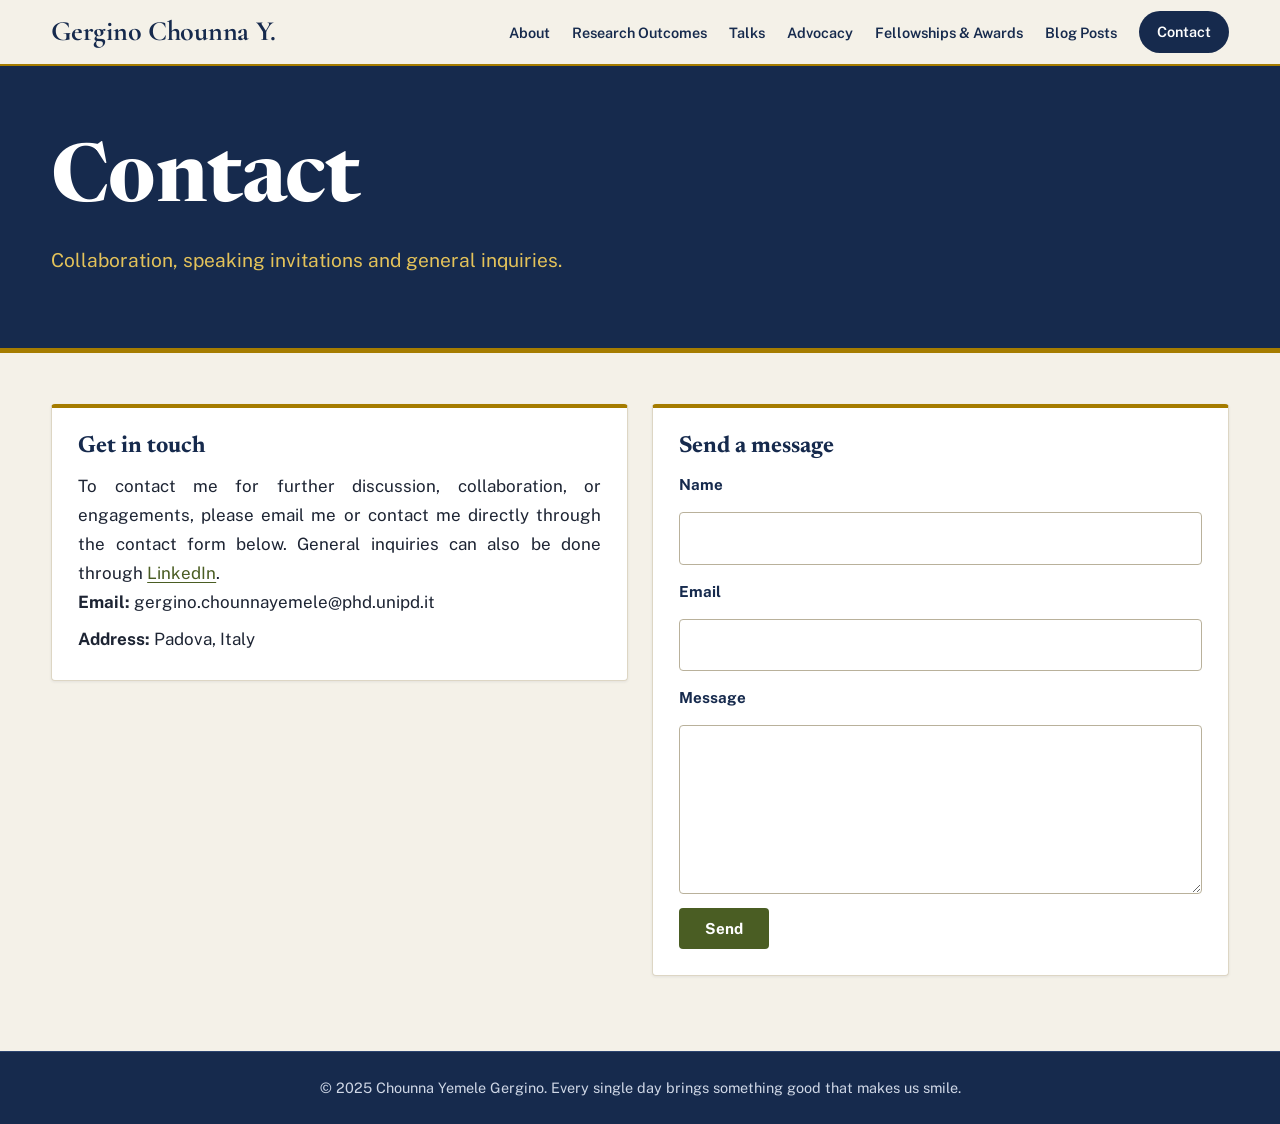
<file: contact.html>
<!DOCTYPE html>

<html lang="en">
<head>
<meta charset="utf-8"/>
<meta content="width=device-width, initial-scale=1, viewport-fit=cover" name="viewport"/>
<title>Contact | Gergino Chounna Y.</title>
<meta content="Collaboration, speaking invitations and general inquiries. Gergino Chounna Yemele, environmental engineer and researcher." name="description"/>
<meta content="#162a4d" name="theme-color"/>
<link href="https://chounnagerginoy.github.io/contact.html" rel="canonical"/>
<meta content="website" property="og:type"/><meta content="Gergino Chounna Yemele" property="og:site_name"/>
<meta content="Contact | Gergino Chounna Y." property="og:title"/><meta content="Collaboration, speaking invitations and general inquiries. Gergino Chounna Yemele, environmental engineer and researcher." property="og:description"/>
<meta content="https://chounnagerginoy.github.io/contact.html" property="og:url"/><meta content="https://chounnagerginoy.github.io/Chounna3.jpg" property="og:image"/>
<meta content="summary" name="twitter:card"/>
<link href="Gergino-logo.png" rel="icon" type="image/png"/>
<link href="Gergino-logo.png" rel="apple-touch-icon"/>
<link href="https://fonts.googleapis.com" rel="preconnect"/>
<link crossorigin="" href="https://fonts.gstatic.com" rel="preconnect"/>
<link href="https://fonts.googleapis.com/css2?family=Cormorant+Garamond:wght@600;700&amp;family=Newsreader:wght@500;600;700&amp;family=Public+Sans:wght@400;500;600&amp;display=swap" rel="stylesheet"/>
<style>
:root{--cream:#f4f1e8;--navy:#162a4d;--olive:#4a5d23;--gold:#a57c00;--gold-lt:#e3c25a;--slate:#64748b;--white:#fff;--ink:#1d2433;--mute:#4b5567;--line:#ddd6c4;--pad:clamp(20px,4vw,64px)}
*{box-sizing:border-box}
html{scroll-behavior:smooth;scroll-padding-top:80px}
body{margin:0;background:var(--cream);color:var(--ink);font:400 17px/1.7 "Public Sans",system-ui,sans-serif}
a{color:var(--olive);text-underline-offset:3px}
a:hover{color:var(--navy)}
a:focus-visible,button:focus-visible,input:focus-visible,textarea:focus-visible{outline:3px solid var(--gold);outline-offset:2px}
img{max-width:100%;display:block}
.wrap{width:100%;max-width:none;margin:0;padding-inline:var(--pad)}
h1,h2,h3{font-family:Newsreader,Georgia,serif;color:var(--navy);line-height:1.12;margin:0 0 .5em;font-weight:600}
h1{font-size:clamp(2.8rem,6.5vw,5rem);font-weight:600;letter-spacing:-.01em}
h2{font-size:clamp(2rem,4vw,2.8rem)}
h3{font-size:1.45rem}
p,li,.lead{text-align:justify;hyphens:auto;-webkit-hyphens:auto}
/* header */
.skip{position:absolute;left:-9999px;top:8px}
.skip:focus{left:12px;z-index:30;background:var(--navy);color:#fff;padding:8px 14px;border-radius:6px}
header{position:sticky;top:0;z-index:20;background:var(--cream);border-bottom:2px solid var(--gold);padding-top:env(safe-area-inset-top,0px)}
nav{display:flex;align-items:center;justify-content:space-between;gap:20px;min-height:64px;position:relative}
.brand{font-family:'Cormorant Garamond',Newsreader,Georgia,serif;font-weight:700;font-size:1.75rem;letter-spacing:-.01em;color:var(--navy);text-decoration:none;white-space:nowrap}
.nav-toggle{display:none;align-items:center;justify-content:center;gap:8px;background:transparent;border:1.5px solid var(--navy);color:var(--navy);border-radius:6px;padding:7px 12px;font:600 .9rem "Public Sans",sans-serif;cursor:pointer}
.nav-toggle:hover{background:var(--navy);color:#fff}
.nav-toggle svg{width:20px;height:20px;stroke:currentColor;fill:none;stroke-width:2.2;stroke-linecap:round;stroke-linejoin:round}
nav ul{display:flex;align-items:center;gap:22px;list-style:none;margin:0;padding:0;flex-wrap:wrap}
nav ul a{color:var(--navy);text-decoration:none;font-size:.9rem;font-weight:600;white-space:nowrap}
nav ul a:hover{color:var(--gold)}
nav ul a[aria-current="page"]{border-bottom:3px solid var(--gold);padding-bottom:2px}
nav ul li:last-child a{background:var(--navy);color:#fff;padding:9px 18px;border-radius:999px;border:0;display:inline-block}
nav ul li:last-child a:hover{background:var(--olive);color:#fff}
/* hero */
.hero{display:grid;grid-template-columns:1.3fr .7fr;gap:clamp(24px,5vw,80px);align-items:center;padding-block:clamp(40px,6vw,88px)}
.role{color:var(--olive);font-weight:700;font-size:.8rem;letter-spacing:.14em;text-transform:uppercase;margin:0 0 14px;text-align:left}
.hero h1{font-family:'Cormorant Garamond',Newsreader,Georgia,serif;font-weight:700;font-size:clamp(3.2rem,7.5vw,5.8rem);letter-spacing:-.015em;line-height:1.02}
.hero .lead{color:var(--mute);font-size:1.15rem;margin:0}
.btns{display:flex;gap:12px;flex-wrap:wrap;margin-top:28px}
.btn{display:inline-block;padding:12px 22px;border-radius:4px;background:var(--navy);color:#fff;text-decoration:none;font-weight:700;font-size:.9rem;border:0;text-align:center}
.btn:hover{background:var(--olive);color:#fff}
.btn.primary{background:var(--olive)}
.btn.primary:hover{background:var(--navy)}
.btns .btn:nth-child(3){background:var(--slate)}
.portrait{justify-self:end;width:100%;max-width:440px}
.portrait img{width:100%;aspect-ratio:4/5;object-fit:cover;border:3px solid var(--gold);box-shadow:0 8px 24px rgba(22,42,77,.25)}
/* affiliations strip */
.strip{background:var(--navy);padding:34px 0}
.strip p{margin:0 0 18px;color:var(--gold-lt);font-weight:700;font-size:.8rem;letter-spacing:.16em;text-transform:uppercase;text-align:center}
/* sections */
section{padding-block:clamp(48px,6vw,80px)}
.about-sec{background:var(--white)}
.about .cols{columns:2;column-gap:clamp(24px,4vw,64px)}
.about .cols p{margin:0 0 1em}
.quote{background:var(--olive);padding-block:clamp(48px,6vw,72px)}
blockquote{margin:0;color:#fff;font:italic 600 clamp(1.6rem,3vw,2.3rem)/1.35 Newsreader,serif;text-align:justify;text-align-last:center}
blockquote cite{display:block;margin-top:16px;font:700 .95rem "Public Sans",sans-serif;font-style:normal;color:var(--gold-lt);text-align:center}
.cards{display:grid;grid-template-columns:repeat(3,1fr);gap:24px;margin-top:32px}
.card,.entry{background:var(--white);border:1px solid var(--line);border-top:4px solid var(--gold);border-radius:4px;padding:26px;box-shadow:0 1px 3px rgba(22,42,77,.08)}
.card{display:flex;flex-direction:column}
.card .tag{color:var(--olive);font-weight:700;font-size:.9rem;margin-bottom:8px}
.card p{color:var(--mute);margin:0 0 18px;flex:1}
.mission{background:var(--white)}
.connect{background:var(--navy);color:#fff}
.connect h2{color:#fff}
.connect p{color:#e4e9f2}
.connect a{color:var(--gold-lt)}
.connect .btn{background:var(--gold);color:#fff}
.connect .btn:hover{background:#fff;color:var(--navy)}
.socials{display:flex;flex-wrap:wrap;gap:10px 24px;margin-top:22px;padding:0;list-style:none}
footer{background:var(--navy);border-top:1px solid #2c4470;padding:24px 0 calc(24px + env(safe-area-inset-bottom,0px));color:#cfd7e6;font-size:.9rem}
footer .wrap{text-align:center}
/* inner pages */
.page-head{background:var(--navy);border-bottom:5px solid var(--gold);padding-block:clamp(40px,6vw,72px)}
.page-head h1{color:#fff;font-weight:700;font-size:clamp(2.8rem,7vw,5rem);margin:0 0 .2em}
.page-head .lead{color:var(--gold-lt);font-size:1.2rem;margin:0}
.page-body{padding-block:clamp(32px,4vw,56px)}
h2.group{color:var(--navy);font-weight:700;margin:56px 0 22px;padding-bottom:10px;border-bottom:4px solid var(--gold)}
h2.group:first-child{margin-top:0}
.entry{margin-bottom:24px}
.entry h2,.entry h3{color:var(--navy);font-weight:700;font-size:1.45rem;margin-bottom:.5em}
.entry p{margin:0 0 .9em}
.entry p:last-of-type{margin-bottom:0}
.entry .date{color:var(--olive);font-weight:600;font-size:.95rem;margin-bottom:1em;text-align:left}
.rows{list-style:none;margin:0 0 8px;padding:0}
.rows li{display:grid;grid-template-columns:300px 1fr;gap:24px;padding:14px 0;border-bottom:1px solid var(--line)}
.rows .when{font-weight:700;color:var(--navy);text-align:left}
.rows .what{color:var(--mute)}
.prose p,.prose li{margin:0 0 1em}
.prose ul{padding-left:1.2em}
.prose h3{margin-top:1.4em}
.plain{columns:3;gap:32px;padding-left:1.2em;margin:0}
.plain li{margin-bottom:.4em;break-inside:avoid;text-align:left}
.contact-grid{display:grid;grid-template-columns:1fr 1fr;gap:24px;align-items:start}
.contact-grid>*,.entry{min-width:0}
.entry,.info{overflow-wrap:anywhere}
.info p{margin:0 0 .5em}
form{display:flex;flex-direction:column;gap:14px}
label{font-weight:700;color:var(--navy);font-size:.95rem}
input,textarea{width:100%;font:inherit;padding:11px 13px;border:1px solid #b9b19b;border-radius:4px;background:#fff;color:var(--ink)}
form button{align-self:flex-start;background:var(--olive);color:#fff;border:0;border-radius:4px;padding:12px 26px;font:700 .95rem "Public Sans",sans-serif;cursor:pointer}
form button:hover{background:var(--navy)}
@media (max-width:900px){
 nav{flex-wrap:wrap;gap:0;padding:10px 0;min-height:60px}
 .brand{font-size:1.45rem}
 .nav-toggle{display:inline-flex}
 nav ul{display:none;flex-direction:column;align-items:stretch;width:100%;gap:0;padding:12px 0 8px;margin-top:10px;border-top:1px solid var(--line)}
 nav.nav-open ul{display:flex}
 nav ul li{width:100%;text-align:left}
 nav ul a{display:block;padding:11px 6px;font-size:1rem;border-bottom:1px solid rgba(221,214,196,.55)}
 nav ul li:nth-last-child(2) a{border-bottom:none}
 nav ul li:last-child{margin-top:10px}
 nav ul li:last-child a{display:block;text-align:center;padding:12px 18px;border-radius:8px;border-bottom:none}
 .hero{grid-template-columns:1fr}
 .portrait{order:-1;max-width:320px;justify-self:start}
 .about .cols{columns:1}
 .cards,.contact-grid{grid-template-columns:1fr}
 .rows li{grid-template-columns:1fr;gap:4px}
 .plain{columns:1}
}
@media (prefers-reduced-motion:reduce){html{scroll-behavior:auto}}
@media print{header,.skip,form,.nav-toggle{display:none}body{background:#fff;color:#000}.entry{break-inside:avoid}}

/* affiliations marquee */
.marquee{overflow:hidden;-webkit-mask-image:linear-gradient(90deg,transparent,#000 6%,#000 94%,transparent);mask-image:linear-gradient(90deg,transparent,#000 6%,#000 94%,transparent)}
.track{display:flex;align-items:center;width:max-content;animation:scroll 80s linear infinite}
.marquee:hover .track,.marquee:focus-within .track{animation-play-state:paused}
.track>*{flex:none;margin-right:64px}
.track img{height:48px;width:auto;object-fit:contain;background:#fff;padding:8px 14px;border-radius:6px}
.track span{font:600 1.45rem 'Cormorant Garamond',Georgia,serif;color:#fff;opacity:.88;white-space:nowrap}
@keyframes scroll{to{transform:translateX(-50%)}}
@media (prefers-reduced-motion:reduce){.track{animation:none;width:auto;flex-wrap:wrap;justify-content:center;row-gap:18px}.track [aria-hidden="true"]{display:none}}
/* galleries: rows line up by height, nothing is cropped */
.gallery{display:flex;gap:14px;margin-top:20px;align-items:flex-start;max-width:1100px}
.gallery .ph{display:block;flex:1 1 0;min-width:0}
.gallery img{width:100%;height:auto;display:block;border-radius:4px;background:var(--cream);border:1px solid var(--line)}
.gallery.figure img{background:#fff}
.gallery.g1{max-width:640px}
.gallery.g1 img{max-height:520px;object-fit:contain}
.gallery.g1.figure{max-width:900px}
@media (max-width:900px){.gallery{flex-direction:column}.gallery .ph{flex:none!important;width:100%}.gallery.g1,.gallery.g1.figure{max-width:100%}}
/* about page portrait */
.about-top{display:grid;grid-template-columns:1fr minmax(260px,400px);gap:clamp(24px,4vw,64px);align-items:start}
.about-photo{margin:0}
.about-photo img{width:100%;aspect-ratio:4/5;object-fit:cover;border:3px solid var(--gold);box-shadow:0 8px 24px rgba(22,42,77,.25)}
@media (max-width:900px){.about-top{grid-template-columns:1fr}.about-side{order:-1;max-width:320px}}

/* hero v2: matches the reference layout */
.hero-wrap{padding-inline:clamp(20px,6vw,120px)}
.hero{display:grid;grid-template-columns:minmax(0,1.1fr) minmax(0,1fr);gap:clamp(32px,4vw,72px);align-items:center;padding-block:clamp(48px,7vw,112px)}
.role{color:#8f6a00;font-weight:600;font-size:.76rem;letter-spacing:.2em;text-transform:uppercase;margin:0 0 22px;text-align:left}
.hero h1{font-family:'Cormorant Garamond',Newsreader,Georgia,serif;font-weight:500;font-size:clamp(2.4rem,4.4vw,4rem);letter-spacing:-.025em;line-height:1;margin:0 0 .4em;color:var(--navy)}
.hero .lead{color:#3d4757;font-size:clamp(1.05rem,1.45vw,1.3rem);line-height:1.8;margin:0}
.hero .btns{gap:22px;margin-top:40px}
.hero .btn{text-transform:uppercase;letter-spacing:.12em;font-size:.85rem;font-weight:500;padding:17px 30px;border-radius:6px;box-shadow:0 4px 12px rgba(22,42,77,.2)}
.portrait{justify-self:end;width:100%;max-width:720px}
.portrait img{width:100%;aspect-ratio:4/5;object-fit:cover;border:1px solid var(--gold);border-radius:4px;box-shadow:0 26px 50px -14px rgba(22,42,77,.3)}
@media (max-width:900px){.hero{grid-template-columns:1fr}.portrait{order:-1;max-width:320px;justify-self:start}.hero-wrap{padding-inline:20px}.hero .btn{padding:14px 22px}}
.entry .course{margin-bottom:.9em}

/* featured activities (photo marquee) + light affiliations strip */
.strip.photos{padding:38px 0 42px}
.track.ph-track{animation-duration:110s}
.track.ph-track>*{margin-right:18px}
.track.ph-track img{width:293px;height:220px;object-fit:cover;object-position:center 30%;padding:0;background:#22406b;border-radius:6px;box-shadow:0 6px 16px rgba(0,0,0,.35)}
.strip.light{background:var(--cream);border-block:1px solid var(--line);padding:38px 0}
.strip.light p{color:var(--olive)}
.strip.light .track span{color:var(--navy);opacity:1}
.strip.light .track img{border:1px solid var(--line)}
@media (max-width:600px){.track.ph-track img{width:240px;height:180px}}

/* welcoming portrait: keep the face in frame, soft warm halo */
.portrait img,.about-photo img{object-position:center 15%;border-radius:6px;box-shadow:0 0 0 10px rgba(165,124,0,.10),0 26px 50px -14px rgba(22,42,77,.28);background:var(--cream)}
.greet{margin:26px 0 0;text-align:center;font-size:.95rem;line-height:1.6;color:var(--mute)}
.greet a{font-weight:700;white-space:nowrap}

/* image polish */
.gallery .ph{position:relative;display:block;min-height:150px;overflow:hidden;background:var(--cream);border-radius:6px;box-shadow:0 1px 3px rgba(22,42,77,.14);cursor:zoom-in;transition:box-shadow .25s,transform .25s}
.gallery .ph:hover{box-shadow:0 10px 24px rgba(22,42,77,.24);transform:translateY(-2px)}
.gallery .ph:focus-visible{outline:3px solid var(--gold);outline-offset:2px}
.gallery img{border:0;border-radius:0;background:transparent;transition:transform .5s ease}
.gallery .ph:hover img{transform:scale(1.03)}
.gallery.figure .ph{background:#fff;border:1px solid var(--line);padding:10px}
.js .gallery img{opacity:0;transition:opacity .5s ease,transform .5s ease}
.js .gallery img.ld{opacity:1}
@media (prefers-reduced-motion:reduce){.gallery .ph,.gallery img,.js .gallery img{transition:none}.gallery .ph:hover,.gallery .ph:hover img{transform:none}}
.lb{position:fixed;inset:0;z-index:100;background:rgba(10,20,38,.93);display:none;align-items:center;justify-content:center;padding:24px}
.lb.open{display:flex}
.lb img{max-width:min(96vw,1400px);max-height:82vh;object-fit:contain;border-radius:4px;box-shadow:0 20px 60px rgba(0,0,0,.55)}
.lb button{position:absolute;width:48px;height:48px;border:0;border-radius:50%;background:rgba(255,255,255,.14);color:#fff;font-size:28px;line-height:1;cursor:pointer}
.lb button:hover,.lb button:focus-visible{background:rgba(255,255,255,.3);outline:2px solid var(--gold-lt)}
.lb .x{top:18px;right:18px}.lb .pv{left:18px;top:50%;margin-top:-24px}.lb .nx{right:18px;top:50%;margin-top:-24px}
.lb .cap{position:absolute;left:0;right:0;bottom:16px;padding:0 72px;text-align:center;color:#e8edf6;font-size:.95rem}

/* awards: images beside list */
.award-block{display:grid;grid-template-columns:minmax(0,1.7fr) minmax(0,1fr);gap:clamp(24px,3vw,48px);align-items:start}
.award-block .rows{margin:0}
.gallery.side{flex-direction:column;max-width:none;margin-top:0}
.gallery.side .ph{flex:none;width:100%}
.gallery.side img{width:100%;max-height:440px;object-fit:contain;background:#fff}
@media (max-width:1000px){.award-block{grid-template-columns:1fr}.gallery.side{margin-top:18px}}
@media (min-width:901px) and (max-width:1000px){.gallery.side{flex-direction:row;max-width:1100px}.gallery.side .ph{flex:1 1 0}}

/* featured activities: clickable photos */
.track.ph-track a{display:block;line-height:0;border-radius:6px;overflow:hidden;cursor:zoom-in;box-shadow:0 6px 16px rgba(0,0,0,.35)}
.track.ph-track a img{box-shadow:none;transition:transform .5s ease}
.track.ph-track a:hover img{transform:scale(1.05)}
.track.ph-track a:focus-visible{outline:3px solid var(--gold-lt);outline-offset:3px}
@media (prefers-reduced-motion:reduce){.track.ph-track a img{transition:none}.track.ph-track a:hover img{transform:none}}
/* about page: photo column */
.about-side{display:flex;flex-direction:column;gap:22px}
.about-side .gallery.side{margin-top:0}

.hero .btns{gap:12px}
.hero .btn{letter-spacing:.09em;padding:15px 20px;font-size:.8rem}
@media (max-width:900px){.hero .btn{padding:13px 18px}}
</style>
<script>document.documentElement.className+=" js"</script>
</head>
<body>
<a class="skip" href="#main">Skip to content</a>
<header>
<div class="wrap">
<nav aria-label="Main" id="main-nav">
<a class="brand" href="index.html"> Gergino Chounna Y.</a>
<button aria-controls="nav-menu" aria-expanded="false" aria-label="Toggle navigation menu" class="nav-toggle" type="button">
  <svg aria-hidden="true" viewBox="0 0 24 24"><line x1="3" x2="21" y1="6" y2="6"/><line x1="3" x2="21" y1="12" y2="12"/><line x1="3" x2="21" y1="18" y2="18"/></svg>
  <span>Menu</span>
</button>
<ul id="nav-menu"><li><a href="about.html">About</a></li><li><a href="publications.html">Research Outcomes</a></li><li><a href="talks.html">Talks</a></li><li><a href="advocacy.html">Advocacy</a></li><li><a href="awards.html">Fellowships &amp; Awards</a></li><li><a href="blog.html">Blog Posts</a></li><li><a aria-current="page" href="contact.html">Contact</a></li></ul>
</nav>
</div>
</header>
<main id="main">
<div class="page-head"><div class="wrap">
<h1>Contact</h1>
<p class="lead">Collaboration, speaking invitations and general inquiries.</p>
</div></div>
<div class="wrap page-body">
<div class="contact-grid">
<div class="entry"><h2>Get in touch</h2><p>To contact me for further discussion, collaboration, or engagements, please email me or contact me directly through the contact form below. General inquiries can also be done through 
       <a href="https://www.linkedin.com/in/gergino-chounna-yemele/" rel="noopener noreferrer" target="_blank">
      LinkedIn</a>.</p><div class="info"><p><strong>Email:</strong> gergino.chounnayemele@phd.unipd.it</p>
<p><strong>Address:</strong> Padova, Italy</p></div></div>
<div class="entry"><h2>Send a message</h2><form accept-charset="utf-8" action="https://formsubmit.co/gerginochounna7@gmail.com" method="POST">
<input name="_captcha" type="hidden" value="false"/>
<input name="_template" type="hidden" value="table"/>
<input aria-hidden="true" autocomplete="off" name="_honey" style="display:none" tabindex="-1" type="text"/>
<label for="name">Name</label>
<input autocomplete="name" id="name" name="name" required="" type="text"/>
<label for="email">Email</label>
<input autocomplete="email" id="email" name="email" required="" type="email"/>
<label for="message">Message</label>
<textarea id="message" name="message" required="" rows="5"></textarea>
<button type="submit">
    Send
  </button>
</form></div>
</div>
</div>
</main>
<footer><div class="wrap">© 2025 Chounna Yemele Gergino. Every single day brings something good that makes us smile.</div></footer>
<script>
(function(){
var nav=document.getElementById('main-nav'),btn=nav&&nav.querySelector('.nav-toggle');
if(nav&&btn){
  btn.addEventListener('click',function(){
    var open=nav.classList.toggle('nav-open');
    btn.setAttribute('aria-expanded',open?'true':'false');
  });
  document.addEventListener('click',function(e){
    if(nav.classList.contains('nav-open')&&!nav.contains(e.target)){
      nav.classList.remove('nav-open');
      btn.setAttribute('aria-expanded','false');
    }
  });
  nav.querySelectorAll('ul a').forEach(function(link){
    link.addEventListener('click',function(){
      nav.classList.remove('nav-open');
      btn.setAttribute('aria-expanded','false');
    });
  });
}
})();
</script>
</body>
</html>
</file>
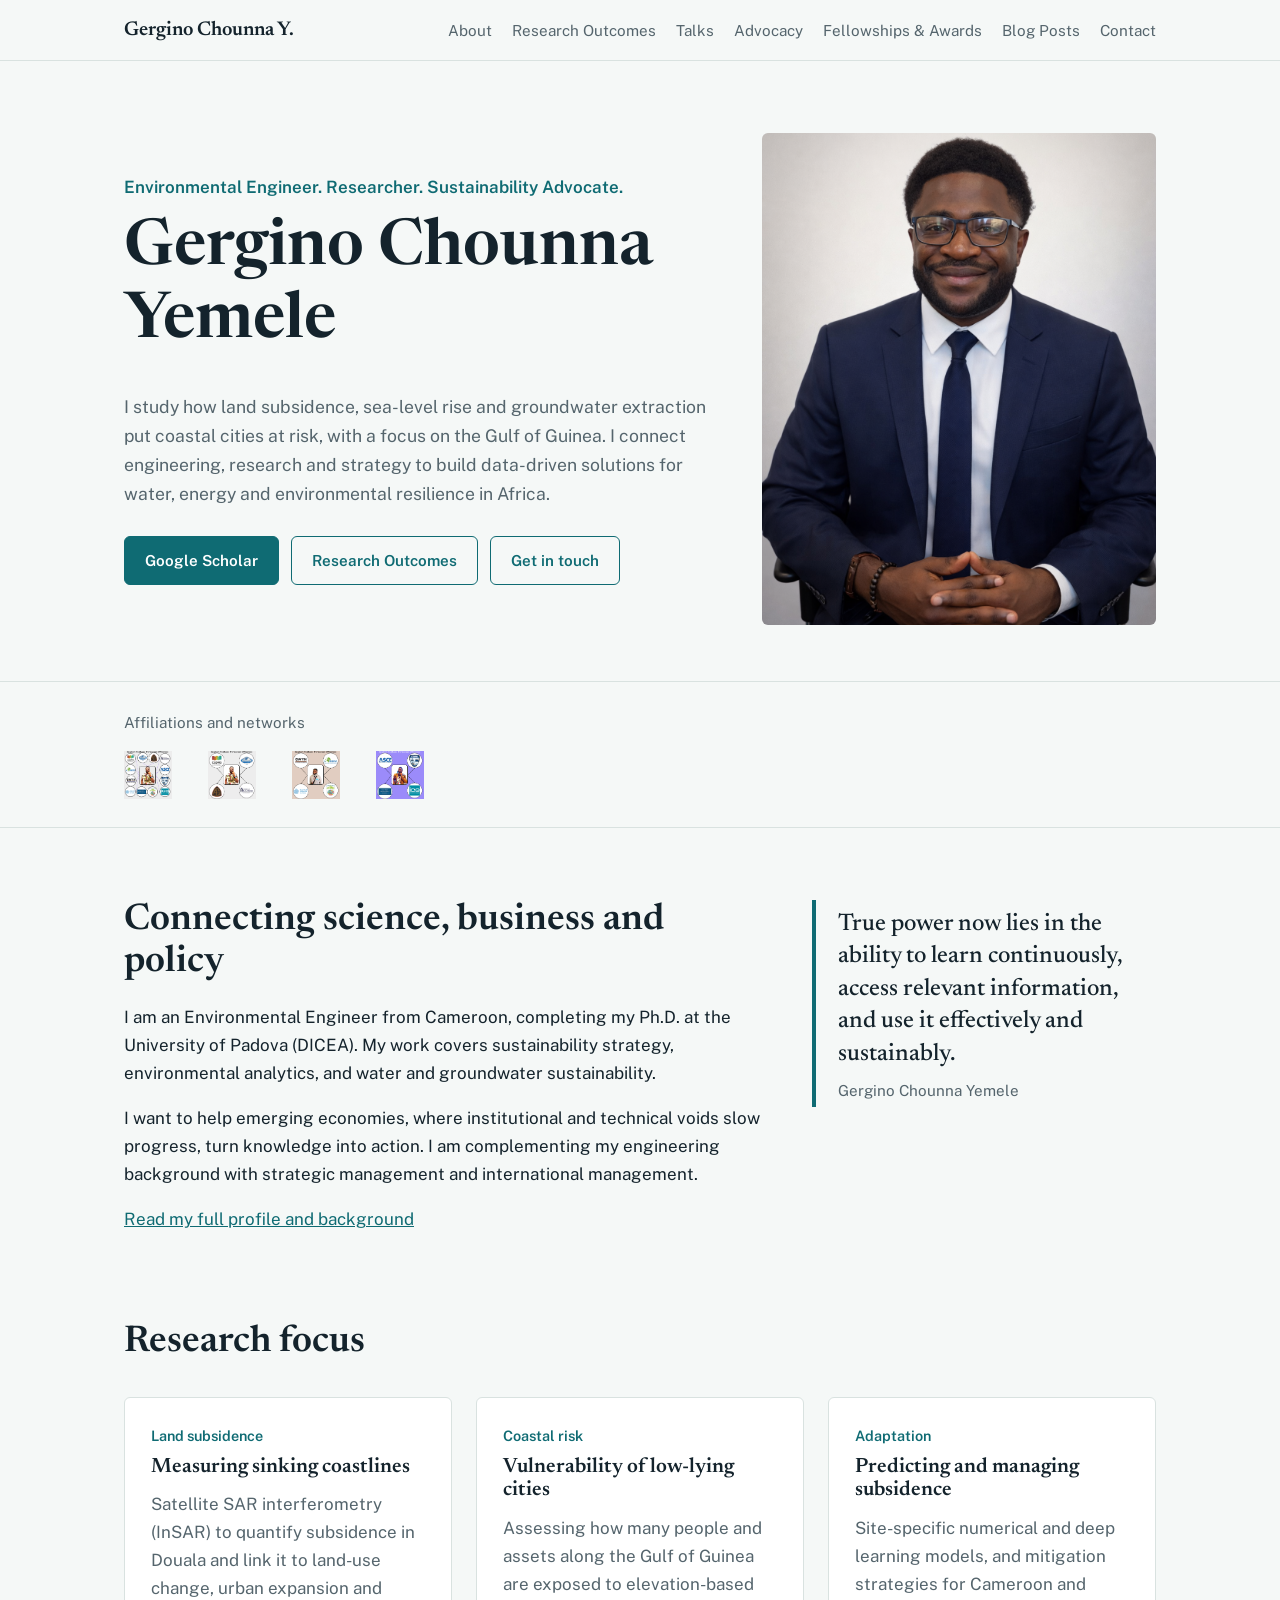
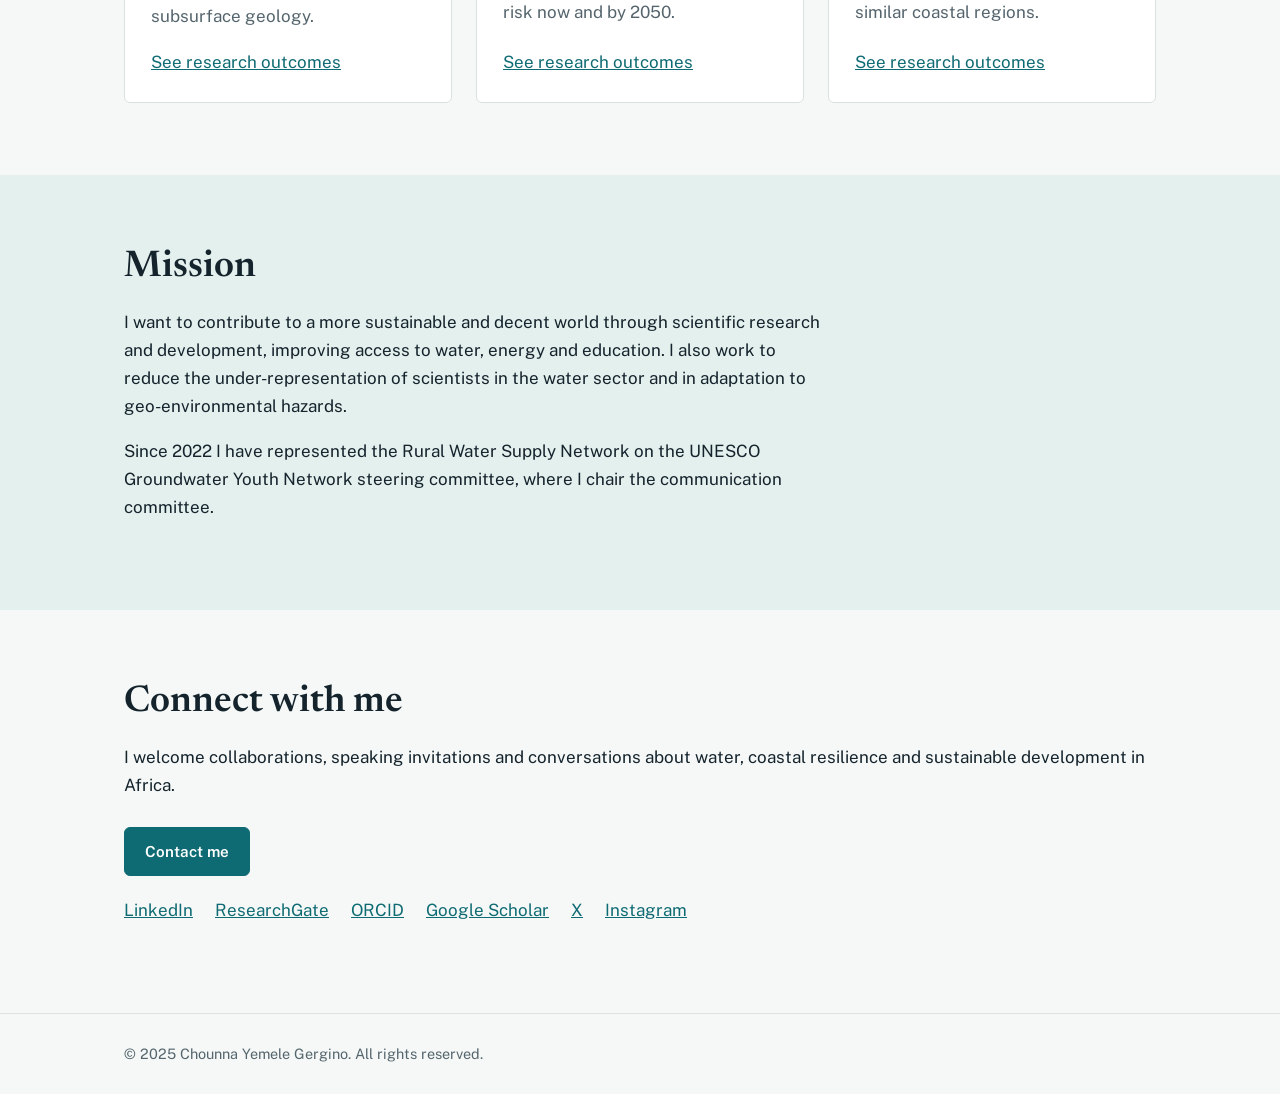
<file: index (2).html>
<!DOCTYPE html>
<html lang="en">
<head>
<meta charset="utf-8">
<meta name="viewport" content="width=device-width, initial-scale=1, viewport-fit=cover">
<title>Gergino Chounna Yemele</title>
<link rel="preconnect" href="https://fonts.googleapis.com">
<link rel="preconnect" href="https://fonts.gstatic.com" crossorigin>
<link href="https://fonts.googleapis.com/css2?family=Newsreader:wght@500;600&family=Public+Sans:wght@400;500;600&display=swap" rel="stylesheet">
<style>
:root{--bg:#f5f8f7;--card:#fff;--ink:#14232c;--mute:#55656d;--line:#d9e2e0;--accent:#0f6b73;--accent-ink:#fff;--soft:#e4f0ee}
@media (prefers-color-scheme:dark){:root:not([data-theme="light"]){--bg:#0e1a20;--card:#14252d;--ink:#e8f0ee;--mute:#9db0b3;--line:#24383f;--accent:#58c1c8;--accent-ink:#06242a;--soft:#17303a}}
*{box-sizing:border-box}
html{scroll-behavior:smooth;scroll-padding-top:72px}
body{margin:0;background:var(--bg);color:var(--ink);font:400 17px/1.65 "Public Sans",system-ui,sans-serif}
a{color:var(--accent)}
img{max-width:100%;display:block}
.wrap{max-width:1080px;margin:0 auto;padding:0 24px}
h1,h2,h3{font-family:Newsreader,Georgia,serif;line-height:1.15;margin:0 0 .5em}
h1{font-size:clamp(2.4rem,6vw,4rem);font-weight:600}
h2{font-size:clamp(1.7rem,3.5vw,2.3rem);font-weight:600}
h3{font-size:1.3rem;font-weight:600}
/* nav */
header{position:sticky;top:0;z-index:10;background:var(--bg);border-bottom:1px solid var(--line);padding-top:env(safe-area-inset-top,0px)}
nav{display:flex;align-items:center;justify-content:space-between;gap:16px;min-height:60px}
.brand{font-family:Newsreader,serif;font-weight:600;font-size:1.25rem;color:var(--ink);text-decoration:none}
nav ul{display:flex;gap:20px;list-style:none;margin:0;padding:0;flex-wrap:wrap}
nav ul a{color:var(--mute);text-decoration:none;font-size:.95rem}
nav ul a:hover,nav ul a:focus-visible{color:var(--accent)}
/* hero */
.hero{display:grid;grid-template-columns:1.2fr .8fr;gap:48px;align-items:center;padding:72px 0 56px}
.role{color:var(--accent);font-weight:600;margin:0 0 12px}
.lead{color:var(--mute);font-size:1.1rem;max-width:56ch}
.btns{display:flex;gap:12px;flex-wrap:wrap;margin-top:28px}
.btn{display:inline-block;padding:11px 20px;border-radius:6px;border:1px solid var(--accent);text-decoration:none;font-weight:600;font-size:.95rem}
.btn.primary{background:var(--accent);color:var(--accent-ink)}
.btn:focus-visible,a:focus-visible{outline:3px solid var(--accent);outline-offset:2px}
.portrait img{width:100%;aspect-ratio:4/5;object-fit:cover;border-radius:6px}
/* affiliations */
.strip{border-block:1px solid var(--line);padding:28px 0}
.strip p{margin:0 0 16px;color:var(--mute);font-size:.95rem}
.logos{display:flex;gap:36px;align-items:center;flex-wrap:wrap}
.logos img{height:48px;width:auto;object-fit:contain}
/* sections */
section{padding:72px 0}
.about{display:grid;grid-template-columns:1.3fr .7fr;gap:48px;align-items:start}
blockquote{margin:0;padding:8px 0 8px 22px;border-left:4px solid var(--accent);font:500 1.5rem/1.35 Newsreader,serif}
blockquote cite{display:block;margin-top:12px;font:400 .95rem "Public Sans",sans-serif;color:var(--mute)}
.cards{display:grid;grid-template-columns:repeat(3,1fr);gap:24px;margin-top:32px}
.card{background:var(--card);border:1px solid var(--line);border-radius:6px;padding:26px;display:flex;flex-direction:column}
.card .tag{color:var(--accent);font-weight:600;font-size:.9rem;margin-bottom:8px}
.card p{color:var(--mute);margin:0 0 18px;flex:1}
.mission{background:var(--soft)}
.mission p{max-width:70ch}
.connect .socials{display:flex;flex-wrap:wrap;gap:10px 22px;margin-top:20px;padding:0;list-style:none}
footer{border-top:1px solid var(--line);padding:28px 0 calc(28px + env(safe-area-inset-bottom,0px));color:var(--mute);font-size:.9rem}
@media (max-width:820px){
 .hero,.about{grid-template-columns:1fr}
 .cards{grid-template-columns:1fr}
 .portrait{order:-1;max-width:320px}
 .hero{padding-top:40px}
 section{padding:52px 0}
}
@media (prefers-reduced-motion:reduce){html{scroll-behavior:auto}}
</style>
</head>
<body>
<header>
 <div class="wrap">
  <nav aria-label="Main">
   <a class="brand" href="index.html">Gergino Chounna Y.</a>
   <ul>
    <li><a href="#about">About</a></li>
    <li><a href="publications.html">Research Outcomes</a></li>
    <li><a href="talks.html">Talks</a></li>
    <li><a href="advocacy.html">Advocacy</a></li>
    <li><a href="awards.html">Fellowships &amp; Awards</a></li>
    <li><a href="blog.html">Blog Posts</a></li>
    <li><a href="contact.html">Contact</a></li>
   </ul>
  </nav>
 </div>
</header>

<main>
<div class="wrap">
 <div class="hero">
  <div>
   <p class="role">Environmental Engineer. Researcher. Sustainability Advocate.</p>
   <h1>Gergino Chounna Yemele</h1>
   <p class="lead">I study how land subsidence, sea-level rise and groundwater extraction put coastal cities at risk, with a focus on the Gulf of Guinea. I connect engineering, research and strategy to build data-driven solutions for water, energy and environmental resilience in Africa.</p>
   <div class="btns">
    <a class="btn primary" href="https://scholar.google.com/citations?user=TVI7Xc4AAAAJ&amp;hl=en">Google Scholar</a>
    <a class="btn" href="publications.html">Research Outcomes</a>
    <a class="btn" href="contact.html">Get in touch</a>
   </div>
  </div>
  <div class="portrait"><img src="Gergino_Profile.png" alt="Portrait of Gergino Chounna Yemele"></div>
 </div>
</div>

<div class="strip">
 <div class="wrap">
  <p>Affiliations and networks</p>
  <div class="logos">
   <img src="affi1.png" alt="Affiliated organization 1">
   <img src="affi2.png" alt="Affiliated organization 2">
   <img src="affi3.png" alt="Affiliated organization 3">
   <img src="affi4.png" alt="Affiliated organization 4">
  </div>
 </div>
</div>

<section id="about">
 <div class="wrap about">
  <div>
   <h2>Connecting science, business and policy</h2>
   <p>I am an Environmental Engineer from Cameroon, completing my Ph.D. at the University of Padova (DICEA). My work covers sustainability strategy, environmental analytics, and water and groundwater sustainability.</p>
   <p>I want to help emerging economies, where institutional and technical voids slow progress, turn knowledge into action. I am complementing my engineering background with strategic management and international management.</p>
   <p><a href="contact.html">Read my full profile and background</a></p>
  </div>
  <blockquote>True power now lies in the ability to learn continuously, access relevant information, and use it effectively and sustainably.<cite>Gergino Chounna Yemele</cite></blockquote>
 </div>
</section>

<section style="padding-top:0">
 <div class="wrap">
  <h2>Research focus</h2>
  <div class="cards">
   <article class="card">
    <div class="tag">Land subsidence</div>
    <h3>Measuring sinking coastlines</h3>
    <p>Satellite SAR interferometry (InSAR) to quantify subsidence in Douala and link it to land-use change, urban expansion and subsurface geology.</p>
    <a href="publications.html">See research outcomes</a>
   </article>
   <article class="card">
    <div class="tag">Coastal risk</div>
    <h3>Vulnerability of low-lying cities</h3>
    <p>Assessing how many people and assets along the Gulf of Guinea are exposed to elevation-based risk now and by 2050.</p>
    <a href="publications.html">See research outcomes</a>
   </article>
   <article class="card">
    <div class="tag">Adaptation</div>
    <h3>Predicting and managing subsidence</h3>
    <p>Site-specific numerical and deep learning models, and mitigation strategies for Cameroon and similar coastal regions.</p>
    <a href="publications.html">See research outcomes</a>
   </article>
  </div>
 </div>
</section>

<section class="mission">
 <div class="wrap">
  <h2>Mission</h2>
  <p>I want to contribute to a more sustainable and decent world through scientific research and development, improving access to water, energy and education. I also work to reduce the under-representation of scientists in the water sector and in adaptation to geo-environmental hazards.</p>
  <p>Since 2022 I have represented the Rural Water Supply Network on the UNESCO Groundwater Youth Network steering committee, where I chair the communication committee.</p>
 </div>
</section>

<section class="connect" id="contact">
 <div class="wrap">
  <h2>Connect with me</h2>
  <p>I welcome collaborations, speaking invitations and conversations about water, coastal resilience and sustainable development in Africa.</p>
  <div class="btns"><a class="btn primary" href="contact.html">Contact me</a></div>
  <ul class="socials">
   <li><a href="https://www.linkedin.com/in/gergino-chounna-yemele/">LinkedIn</a></li>
   <li><a href="https://www.researchgate.net/profile/Gergino-Chounna-Yemele">ResearchGate</a></li>
   <li><a href="https://orcid.org/0000-0002-8843-8837">ORCID</a></li>
   <li><a href="https://scholar.google.com/citations?user=TVI7Xc4AAAAJ&amp;hl=en">Google Scholar</a></li>
   <li><a href="https://x.com/GChounna">X</a></li>
   <li><a href="https://www.instagram.com/gergino_chounna/">Instagram</a></li>
  </ul>
 </div>
</section>
</main>

<footer>
 <div class="wrap">&copy; 2025 Chounna Yemele Gergino. All rights reserved.</div>
</footer>
</body>
</html>
</file>
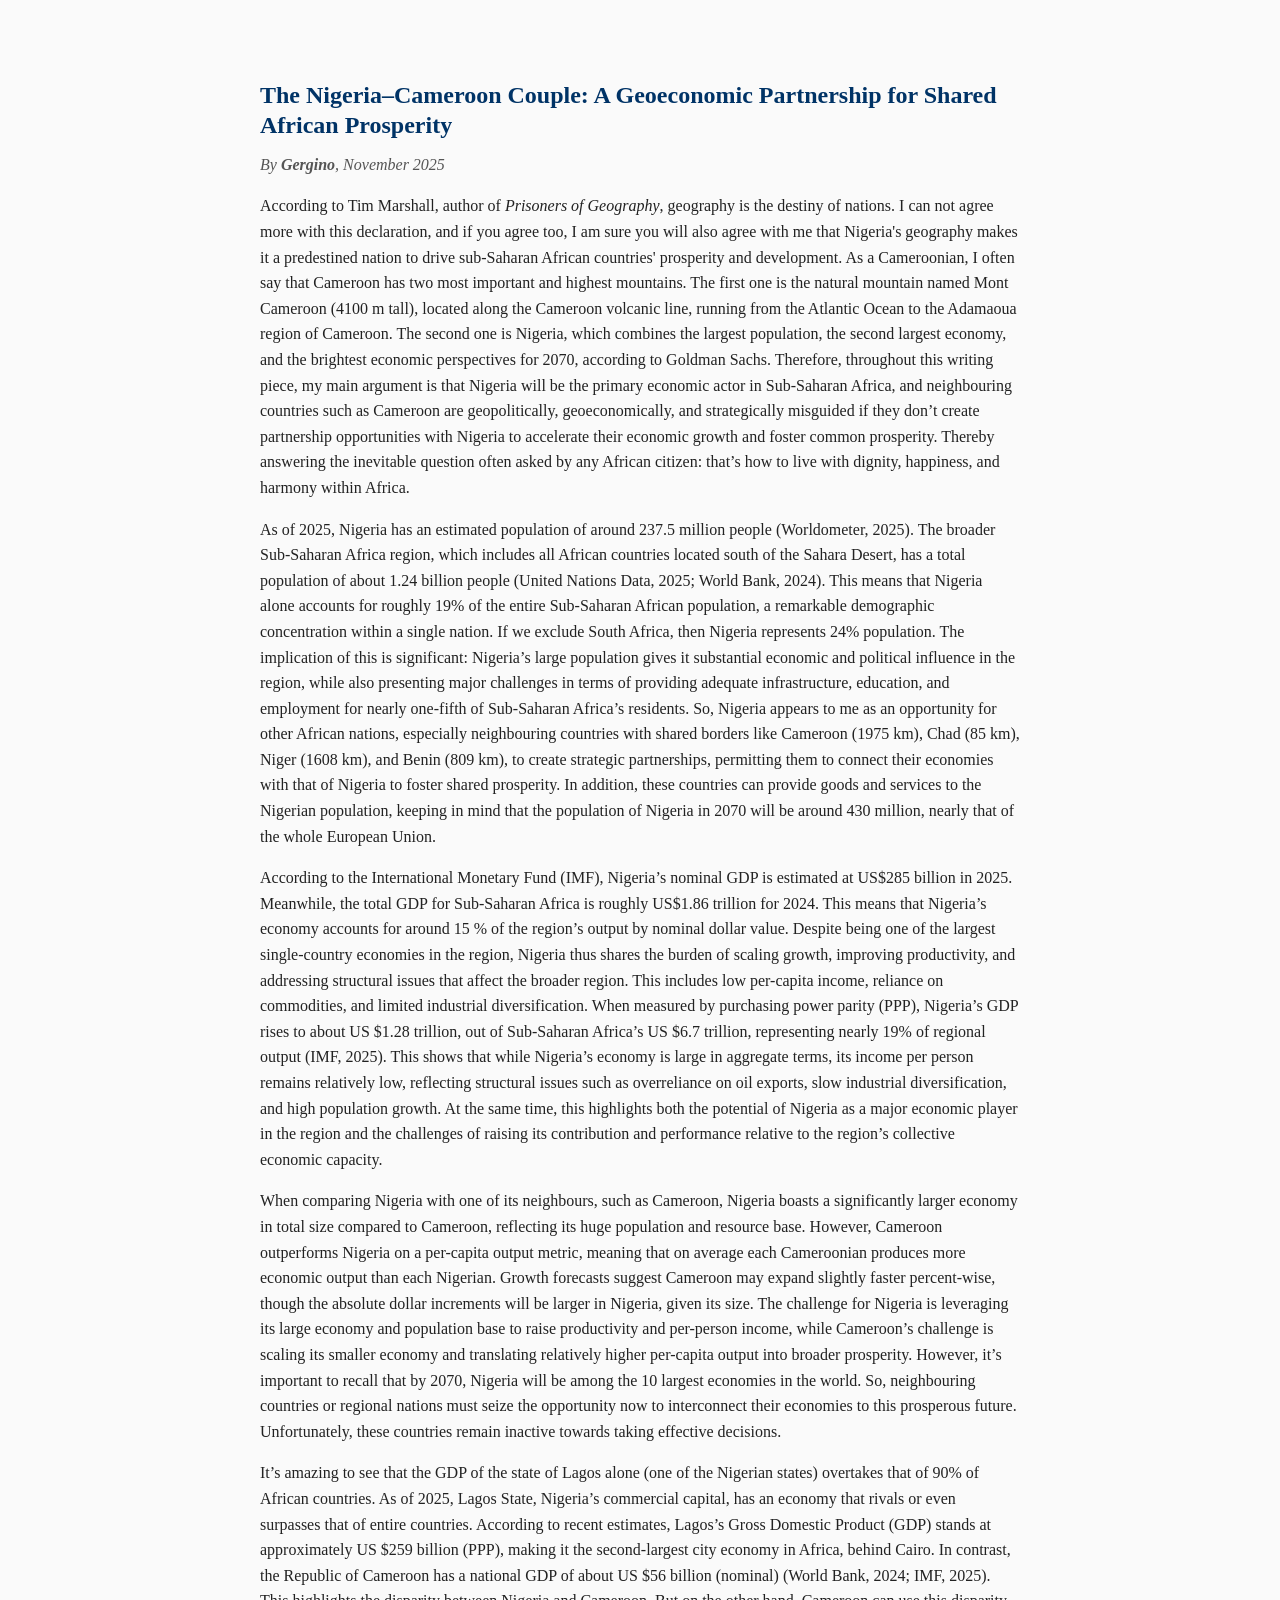
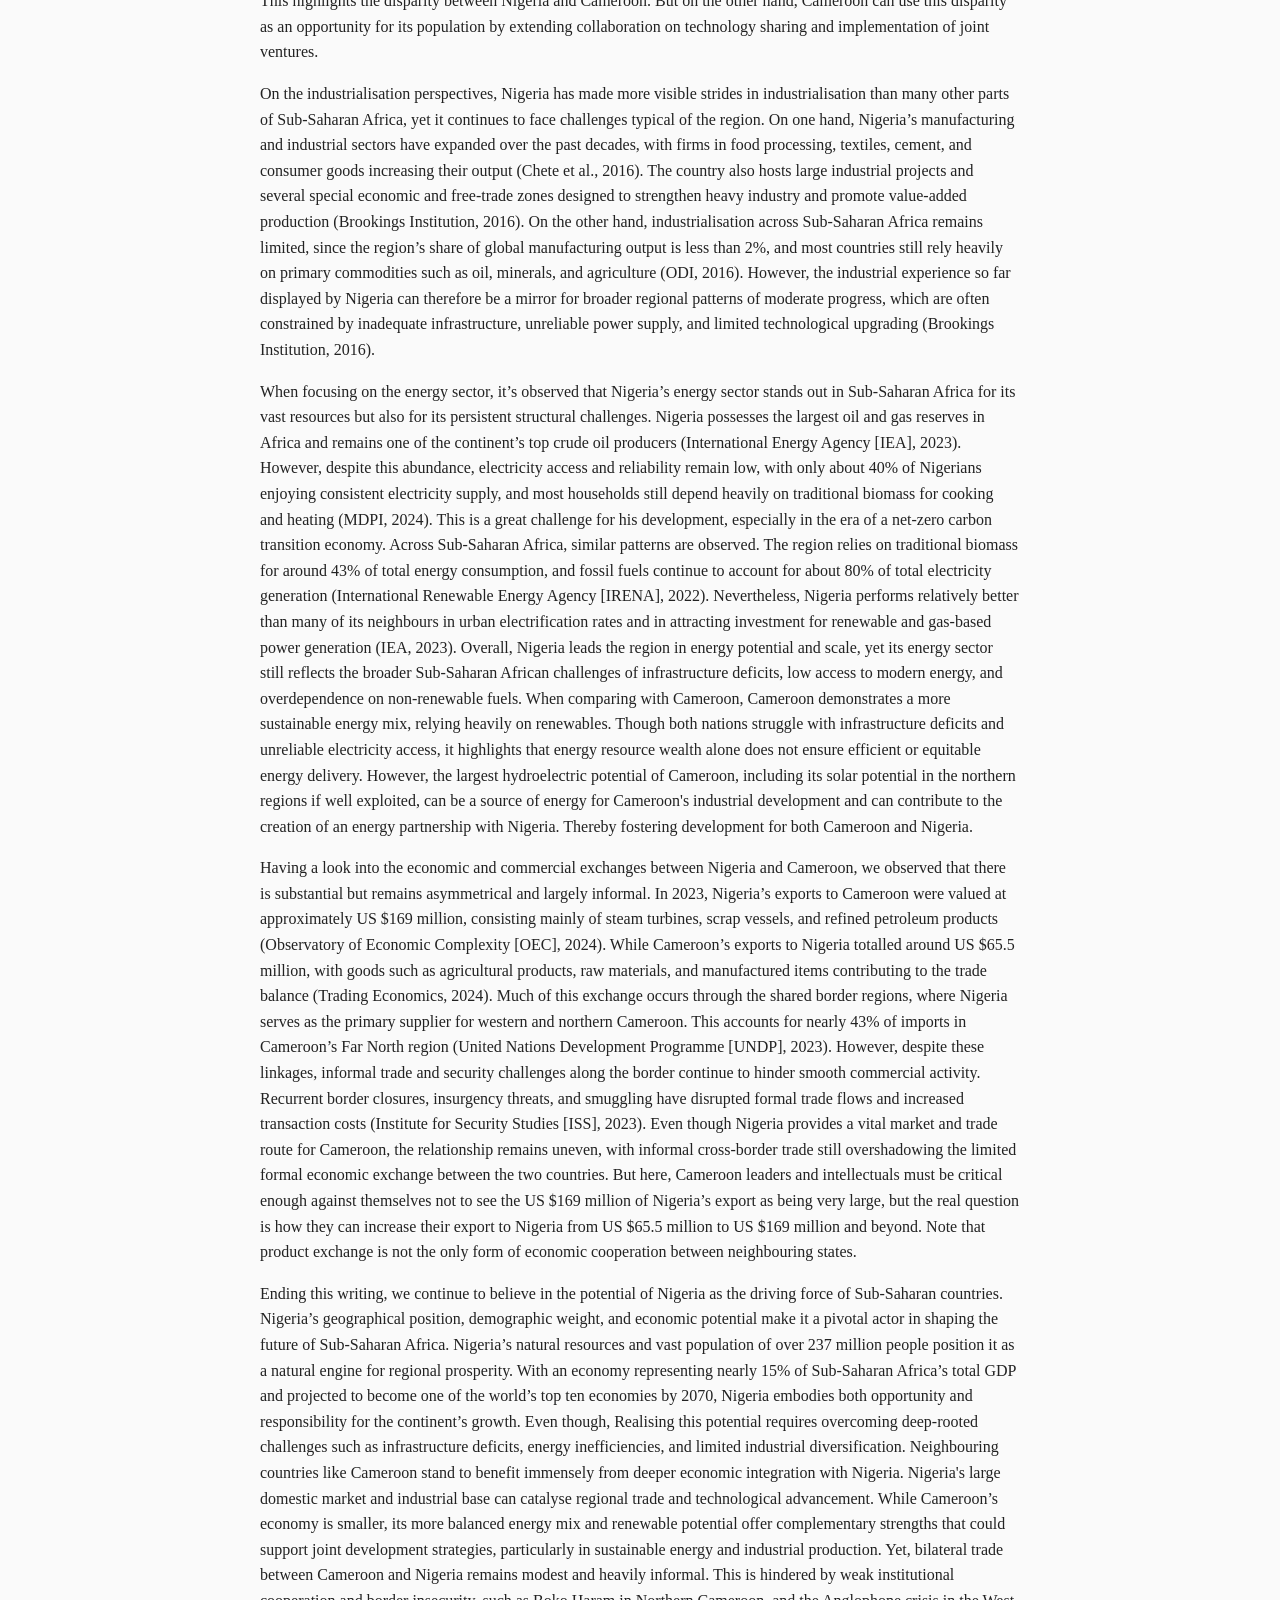
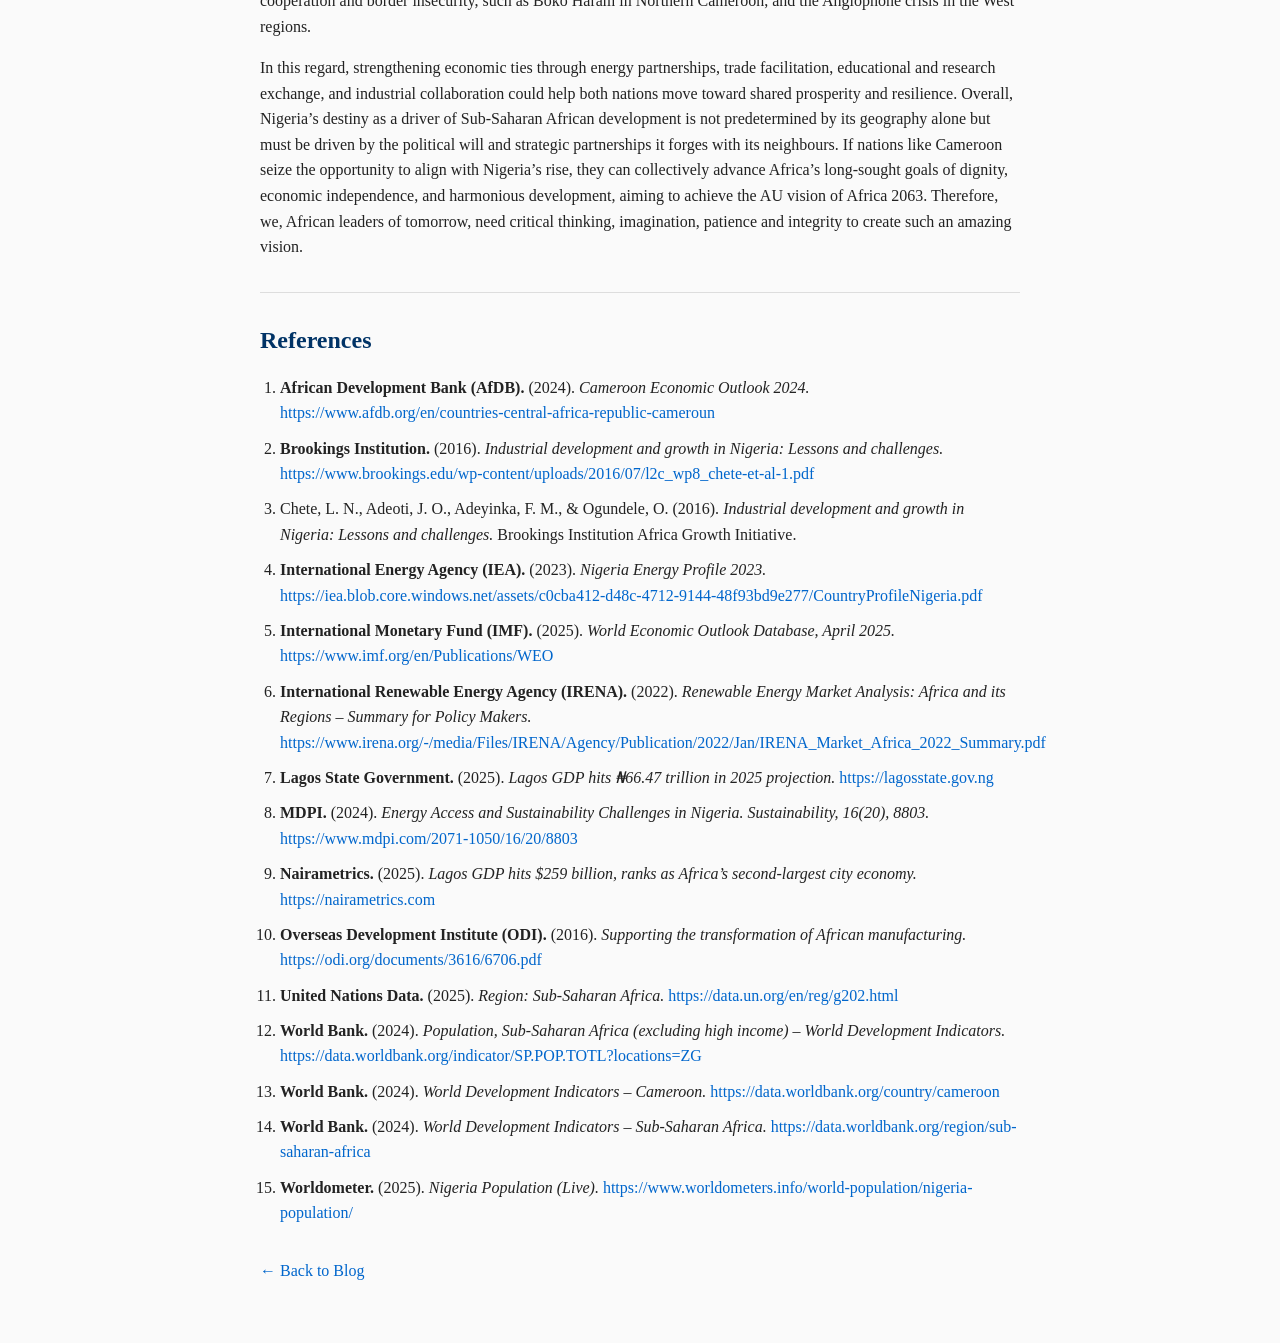
<file: Nigeria-Cameroon Couple.html>
<!DOCTYPE html>
<html lang="en">
<head>
  <meta charset="UTF-8">
  <meta name="viewport" content="width=device-width, initial-scale=1.0">
  <title>The Nigeria–Cameroon Couple</title>

  <!-- SEO -->
  <meta name="description" content="The Nigeria–Cameroon Couple: why deeper geoeconomic partnership can drive shared prosperity across Sub-Saharan Africa, with data on population, GDP, industrialisation, energy and trade.">
  <meta property="og:title" content="The Nigeria–Cameroon Couple: A Geoeconomic Partnership for Shared African Prosperity">
  <meta property="og:description" content="An argument for a Nigeria–Cameroon geoeconomic partnership to accelerate shared African prosperity.">
  <meta property="og:type" content="article">
  <meta property="og:url" content="https://chounnagerginoy.github.io/nigeria-cameroon-couple.html">

  <style>
    :root {
      --text: #222;
      --bg: #fafafa;
      --brand: #003366;
      --link: #0066cc;
      --maxw: 800px;
    }
    * { box-sizing: border-box; }
    body {
      font-family: Georgia, serif;
      line-height: 1.6;
      max-width: var(--maxw);
      margin: 40px auto;
      padding: 20px;
      background-color: var(--bg);
      color: var(--text);
    }
    h1, h2, h3 { color: var(--brand); line-height: 1.25; }
    a { color: var(--link); text-decoration: none; }
    a:hover, a:focus { text-decoration: underline; }
    hr { border: 0; height: 1px; background: #ddd; margin: 2rem 0; }
    .byline { color: #555; margin-top: -0.5rem; }
    ol.refs { padding-left: 1.25rem; }
    ol.refs li { margin-bottom: 0.6rem; }
    nav.back { margin-top: 2rem; }
    @media print {
      body { background: #fff; color: #000; }
      a { color: inherit; text-decoration: underline; }
    }
  </style>
</head>
<body>
  <main>
    <article>
      <header>
        <h1>The Nigeria–Cameroon Couple: A Geoeconomic Partnership for Shared African Prosperity</h1>
        <p class="byline"><em>By <strong>Gergino</strong>, <time datetime="2025-11-01">November 2025</time></em></p>
      </header>

      <p>According to Tim Marshall, author of <em>Prisoners of Geography</em>, geography is the destiny of nations. I can not agree more with this declaration, and if you agree too, I am sure you will also agree with me that Nigeria's geography makes it a predestined nation to drive sub-Saharan African countries' prosperity and development. As a Cameroonian, I often say that Cameroon has two most important and highest mountains. The first one is the natural mountain named Mont Cameroon (4100 m tall), located along the Cameroon volcanic line, running from the Atlantic Ocean to the Adamaoua region of Cameroon. The second one is Nigeria, which combines the largest population, the second largest economy, and the brightest economic perspectives for 2070, according to Goldman Sachs. Therefore, throughout this writing piece, my main argument is that Nigeria will be the primary economic actor in Sub-Saharan Africa, and neighbouring countries such as Cameroon are geopolitically, geoeconomically, and strategically misguided if they don’t create partnership opportunities with Nigeria to accelerate their economic growth and foster common prosperity. Thereby answering the inevitable question often asked by any African citizen: that’s how to live with dignity, happiness, and harmony within Africa.</p>

      <p>As of 2025, Nigeria has an estimated population of around 237.5 million people (Worldometer, 2025). The broader Sub-Saharan Africa region, which includes all African countries located south of the Sahara Desert, has a total population of about 1.24 billion people (United Nations Data, 2025; World Bank, 2024). This means that Nigeria alone accounts for roughly 19% of the entire Sub-Saharan African population, a remarkable demographic concentration within a single nation. If we exclude South Africa, then Nigeria represents 24% population. The implication of this is significant: Nigeria’s large population gives it substantial economic and political influence in the region, while also presenting major challenges in terms of providing adequate infrastructure, education, and employment for nearly one-fifth of Sub-Saharan Africa’s residents. So, Nigeria appears to me as an opportunity for other African nations, especially neighbouring countries with shared borders like Cameroon (1975 km), Chad (85 km), Niger (1608 km), and Benin (809 km), to create strategic partnerships, permitting them to connect their economies with that of Nigeria to foster shared prosperity. In addition, these countries can provide goods and services to the Nigerian population, keeping in mind that the population of Nigeria in 2070 will be around 430 million, nearly that of the whole European Union. </p>

      <p>According to the International Monetary Fund (IMF), Nigeria’s nominal GDP is estimated at US$285 billion in 2025. Meanwhile, the total GDP for Sub-Saharan Africa is roughly US$1.86 trillion for 2024. This means that Nigeria’s economy accounts for around 15 % of the region’s output by nominal dollar value. Despite being one of the largest single-country economies in the region, Nigeria thus shares the burden of scaling growth, improving productivity, and addressing structural issues that affect the broader region. This includes low per-capita income, reliance on commodities, and limited industrial diversification. When measured by purchasing power parity (PPP), Nigeria’s GDP rises to about US $1.28 trillion, out of Sub-Saharan Africa’s US $6.7 trillion, representing nearly 19% of regional output (IMF, 2025). This shows that while Nigeria’s economy is large in aggregate terms, its income per person remains relatively low, reflecting structural issues such as overreliance on oil exports, slow industrial diversification, and high population growth. At the same time, this highlights both the potential of Nigeria as a major economic player in the region and the challenges of raising its contribution and performance relative to the region’s collective economic capacity. </p>

      <p>When comparing Nigeria with one of its neighbours, such as Cameroon, Nigeria boasts a significantly larger economy in total size compared to Cameroon, reflecting its huge population and resource base. However, Cameroon outperforms Nigeria on a per-capita output metric, meaning that on average each Cameroonian produces more economic output than each Nigerian. Growth forecasts suggest Cameroon may expand slightly faster percent-wise, though the absolute dollar increments will be larger in Nigeria, given its size. The challenge for Nigeria is leveraging its large economy and population base to raise productivity and per-person income, while Cameroon’s challenge is scaling its smaller economy and translating relatively higher per-capita output into broader prosperity. However, it’s important to recall that by 2070, Nigeria will be among the 10 largest economies in the world. So, neighbouring countries or regional nations must seize the opportunity now to interconnect their economies to this prosperous future. Unfortunately, these countries remain inactive towards taking effective decisions. </p>

      <p>It’s amazing to see that the GDP of the state of Lagos alone (one of the Nigerian states) overtakes that of 90% of African countries. As of 2025, Lagos State, Nigeria’s commercial capital, has an economy that rivals or even surpasses that of entire countries. According to recent estimates, Lagos’s Gross Domestic Product (GDP) stands at approximately US $259 billion (PPP), making it the second-largest city economy in Africa, behind Cairo. In contrast, the Republic of Cameroon has a national GDP of about US $56 billion (nominal) (World Bank, 2024; IMF, 2025). This highlights the disparity between Nigeria and Cameroon. But on the other hand, Cameroon can use this disparity as an opportunity for its population by extending collaboration on technology sharing and implementation of joint ventures. </p>

      <p>On the industrialisation perspectives, Nigeria has made more visible strides in industrialisation than many other parts of Sub-Saharan Africa, yet it continues to face challenges typical of the region. On one hand, Nigeria’s manufacturing and industrial sectors have expanded over the past decades, with firms in food processing, textiles, cement, and consumer goods increasing their output (Chete et al., 2016). The country also hosts large industrial projects and several special economic and free-trade zones designed to strengthen heavy industry and promote value-added production (Brookings Institution, 2016). On the other hand, industrialisation across Sub-Saharan Africa remains limited, since the region’s share of global manufacturing output is less than 2%, and most countries still rely heavily on primary commodities such as oil, minerals, and agriculture (ODI, 2016). However, the industrial experience so far displayed by Nigeria can therefore be a mirror for broader regional patterns of moderate progress, which are often constrained by inadequate infrastructure, unreliable power supply, and limited technological upgrading (Brookings Institution, 2016).  </p>

      <p>When focusing on the energy sector, it’s observed that Nigeria’s energy sector stands out in Sub-Saharan Africa for its vast resources but also for its persistent structural challenges. Nigeria possesses the largest oil and gas reserves in Africa and remains one of the continent’s top crude oil producers (International Energy Agency [IEA], 2023). However, despite this abundance, electricity access and reliability remain low, with only about 40% of Nigerians enjoying consistent electricity supply, and most households still depend heavily on traditional biomass for cooking and heating (MDPI, 2024). This is a great challenge for his development, especially in the era of a net-zero carbon transition economy. Across Sub-Saharan Africa, similar patterns are observed. The region relies on traditional biomass for around 43% of total energy consumption, and fossil fuels continue to account for about 80% of total electricity generation (International Renewable Energy Agency [IRENA], 2022). Nevertheless, Nigeria performs relatively better than many of its neighbours in urban electrification rates and in attracting investment for renewable and gas-based power generation (IEA, 2023). Overall, Nigeria leads the region in energy potential and scale, yet its energy sector still reflects the broader Sub-Saharan African challenges of infrastructure deficits, low access to modern energy, and overdependence on non-renewable fuels. When comparing with Cameroon, Cameroon demonstrates a more sustainable energy mix, relying heavily on renewables. Though both nations struggle with infrastructure deficits and unreliable electricity access, it highlights that energy resource wealth alone does not ensure efficient or equitable energy delivery. However, the largest hydroelectric potential of Cameroon, including its solar potential in the northern regions if well exploited, can be a source of energy for Cameroon's industrial development and can contribute to the creation of an energy partnership with Nigeria. Thereby fostering development for both Cameroon and Nigeria. </p>

      <p>Having a look into the economic and commercial exchanges between Nigeria and Cameroon, we observed that there is substantial but remains asymmetrical and largely informal. In 2023, Nigeria’s exports to Cameroon were valued at approximately US $169 million, consisting mainly of steam turbines, scrap vessels, and refined petroleum products (Observatory of Economic Complexity [OEC], 2024). While Cameroon’s exports to Nigeria totalled around US $65.5 million, with goods such as agricultural products, raw materials, and manufactured items contributing to the trade balance (Trading Economics, 2024). Much of this exchange occurs through the shared border regions, where Nigeria serves as the primary supplier for western and northern Cameroon. This accounts for nearly 43% of imports in Cameroon’s Far North region (United Nations Development Programme [UNDP], 2023). However, despite these linkages, informal trade and security challenges along the border continue to hinder smooth commercial activity. Recurrent border closures, insurgency threats, and smuggling have disrupted formal trade flows and increased transaction costs (Institute for Security Studies [ISS], 2023). Even though Nigeria provides a vital market and trade route for Cameroon, the relationship remains uneven, with informal cross-border trade still overshadowing the limited formal economic exchange between the two countries. But here, Cameroon leaders and intellectuals must be critical enough against themselves not to see the US $169 million of Nigeria’s export as being very large, but the real question is how they can increase their export to Nigeria from US $65.5 million to US $169 million and beyond. Note that product exchange is not the only form of economic cooperation between neighbouring states. </p>

      <p>Ending this writing, we continue to believe in the potential of Nigeria as the driving force of Sub-Saharan countries. Nigeria’s geographical position, demographic weight, and economic potential make it a pivotal actor in shaping the future of Sub-Saharan Africa. Nigeria’s natural resources and vast population of over 237 million people position it as a natural engine for regional prosperity. With an economy representing nearly 15% of Sub-Saharan Africa’s total GDP and projected to become one of the world’s top ten economies by 2070, Nigeria embodies both opportunity and responsibility for the continent’s growth. Even though, Realising this potential requires overcoming deep-rooted challenges such as infrastructure deficits, energy inefficiencies, and limited industrial diversification. Neighbouring countries like Cameroon stand to benefit immensely from deeper economic integration with Nigeria. Nigeria's large domestic market and industrial base can catalyse regional trade and technological advancement. While Cameroon’s economy is smaller, its more balanced energy mix and renewable potential offer complementary strengths that could support joint development strategies, particularly in sustainable energy and industrial production. Yet, bilateral trade between Cameroon and Nigeria remains modest and heavily informal. This is hindered by weak institutional cooperation and border insecurity, such as Boko Haram in Northern Cameroon, and the Anglophone crisis in the West regions.  </p>

      <p>In this regard, strengthening economic ties through energy partnerships, trade facilitation, educational and research exchange, and industrial collaboration could help both nations move toward shared prosperity and resilience. Overall, Nigeria’s destiny as a driver of Sub-Saharan African development is not predetermined by its geography alone but must be driven by the political will and strategic partnerships it forges with its neighbours. If nations like Cameroon seize the opportunity to align with Nigeria’s rise, they can collectively advance Africa’s long-sought goals of dignity, economic independence, and harmonious development, aiming to achieve the AU vision of Africa 2063. Therefore, we, African leaders of tomorrow, need critical thinking, imagination, patience and integrity to create such an amazing vision. </p>

      <hr>
      <h2 id="references">References</h2>
      <ol class="refs">
        <li>
          <strong>African Development Bank (AfDB).</strong> (2024).
          <em>Cameroon Economic Outlook 2024.</em>
          <a href="https://www.afdb.org/en/countries-central-africa-republic-cameroun" target="_blank" rel="noopener noreferrer">
            https://www.afdb.org/en/countries-central-africa-republic-cameroun
          </a>
        </li>
        <li>
          <strong>Brookings Institution.</strong> (2016).
          <em>Industrial development and growth in Nigeria: Lessons and challenges.</em>
          <a href="https://www.brookings.edu/wp-content/uploads/2016/07/l2c_wp8_chete-et-al-1.pdf" target="_blank" rel="noopener noreferrer">
            https://www.brookings.edu/wp-content/uploads/2016/07/l2c_wp8_chete-et-al-1.pdf
          </a>
        </li>
        <li>
          Chete, L. N., Adeoti, J. O., Adeyinka, F. M., &amp; Ogundele, O. (2016).
          <em>Industrial development and growth in Nigeria: Lessons and challenges.</em>
          Brookings Institution Africa Growth Initiative.
        </li>
        <li>
          <strong>International Energy Agency (IEA).</strong> (2023).
          <em>Nigeria Energy Profile 2023.</em>
          <a href="https://iea.blob.core.windows.net/assets/c0cba412-d48c-4712-9144-48f93bd9e277/CountryProfileNigeria.pdf" target="_blank" rel="noopener noreferrer">
            https://iea.blob.core.windows.net/assets/c0cba412-d48c-4712-9144-48f93bd9e277/CountryProfileNigeria.pdf
          </a>
        </li>
        <li>
          <strong>International Monetary Fund (IMF).</strong> (2025).
          <em>World Economic Outlook Database, April 2025.</em>
          <a href="https://www.imf.org/en/Publications/WEO" target="_blank" rel="noopener noreferrer">
            https://www.imf.org/en/Publications/WEO
          </a>
        </li>
        <li>
          <strong>International Renewable Energy Agency (IRENA).</strong> (2022).
          <em>Renewable Energy Market Analysis: Africa and its Regions – Summary for Policy Makers.</em>
          <a href="https://www.irena.org/-/media/Files/IRENA/Agency/Publication/2022/Jan/IRENA_Market_Africa_2022_Summary.pdf" target="_blank" rel="noopener noreferrer">
            https://www.irena.org/-/media/Files/IRENA/Agency/Publication/2022/Jan/IRENA_Market_Africa_2022_Summary.pdf
          </a>
        </li>
        <li>
          <strong>Lagos State Government.</strong> (2025).
          <em>Lagos GDP hits ₦66.47 trillion in 2025 projection.</em>
          <a href="https://lagosstate.gov.ng" target="_blank" rel="noopener noreferrer">
            https://lagosstate.gov.ng
          </a>
        </li>
        <li>
          <strong>MDPI.</strong> (2024).
          <em>Energy Access and Sustainability Challenges in Nigeria.</em>
          <em>Sustainability, 16(20), 8803.</em>
          <a href="https://www.mdpi.com/2071-1050/16/20/8803" target="_blank" rel="noopener noreferrer">
            https://www.mdpi.com/2071-1050/16/20/8803
          </a>
        </li>
        <li>
          <strong>Nairametrics.</strong> (2025).
          <em>Lagos GDP hits $259 billion, ranks as Africa’s second-largest city economy.</em>
          <a href="https://nairametrics.com" target="_blank" rel="noopener noreferrer">
            https://nairametrics.com
          </a>
        </li>
        <li>
          <strong>Overseas Development Institute (ODI).</strong> (2016).
          <em>Supporting the transformation of African manufacturing.</em>
          <a href="https://odi.org/documents/3616/6706.pdf" target="_blank" rel="noopener noreferrer">
            https://odi.org/documents/3616/6706.pdf
          </a>
        </li>
        <li>
          <strong>United Nations Data.</strong> (2025).
          <em>Region: Sub-Saharan Africa.</em>
          <a href="https://data.un.org/en/reg/g202.html" target="_blank" rel="noopener noreferrer">
            https://data.un.org/en/reg/g202.html
          </a>
        </li>
        <li>
          <strong>World Bank.</strong> (2024).
          <em>Population, Sub-Saharan Africa (excluding high income) – World Development Indicators.</em>
          <a href="https://data.worldbank.org/indicator/SP.POP.TOTL?locations=ZG" target="_blank" rel="noopener noreferrer">
            https://data.worldbank.org/indicator/SP.POP.TOTL?locations=ZG
          </a>
        </li>
        <li>
          <strong>World Bank.</strong> (2024).
          <em>World Development Indicators – Cameroon.</em>
          <a href="https://data.worldbank.org/country/cameroon" target="_blank" rel="noopener noreferrer">
            https://data.worldbank.org/country/cameroon
          </a>
        </li>
        <li>
          <strong>World Bank.</strong> (2024).
          <em>World Development Indicators – Sub-Saharan Africa.</em>
          <a href="https://data.worldbank.org/region/sub-saharan-africa" target="_blank" rel="noopener noreferrer">
            https://data.worldbank.org/region/sub-saharan-africa
          </a>
        </li>
        <li>
          <strong>Worldometer.</strong> (2025).
          <em>Nigeria Population (Live).</em>
          <a href="https://www.worldometers.info/world-population/nigeria-population/" target="_blank" rel="noopener noreferrer">
            https://www.worldometers.info/world-population/nigeria-population/
          </a>
        </li>
      </ol>

      <nav class="back">
        <a href="/blog.html">← Back to Blog</a>
      </nav>
    </article>
  </main>
</body>
</html>
</file>
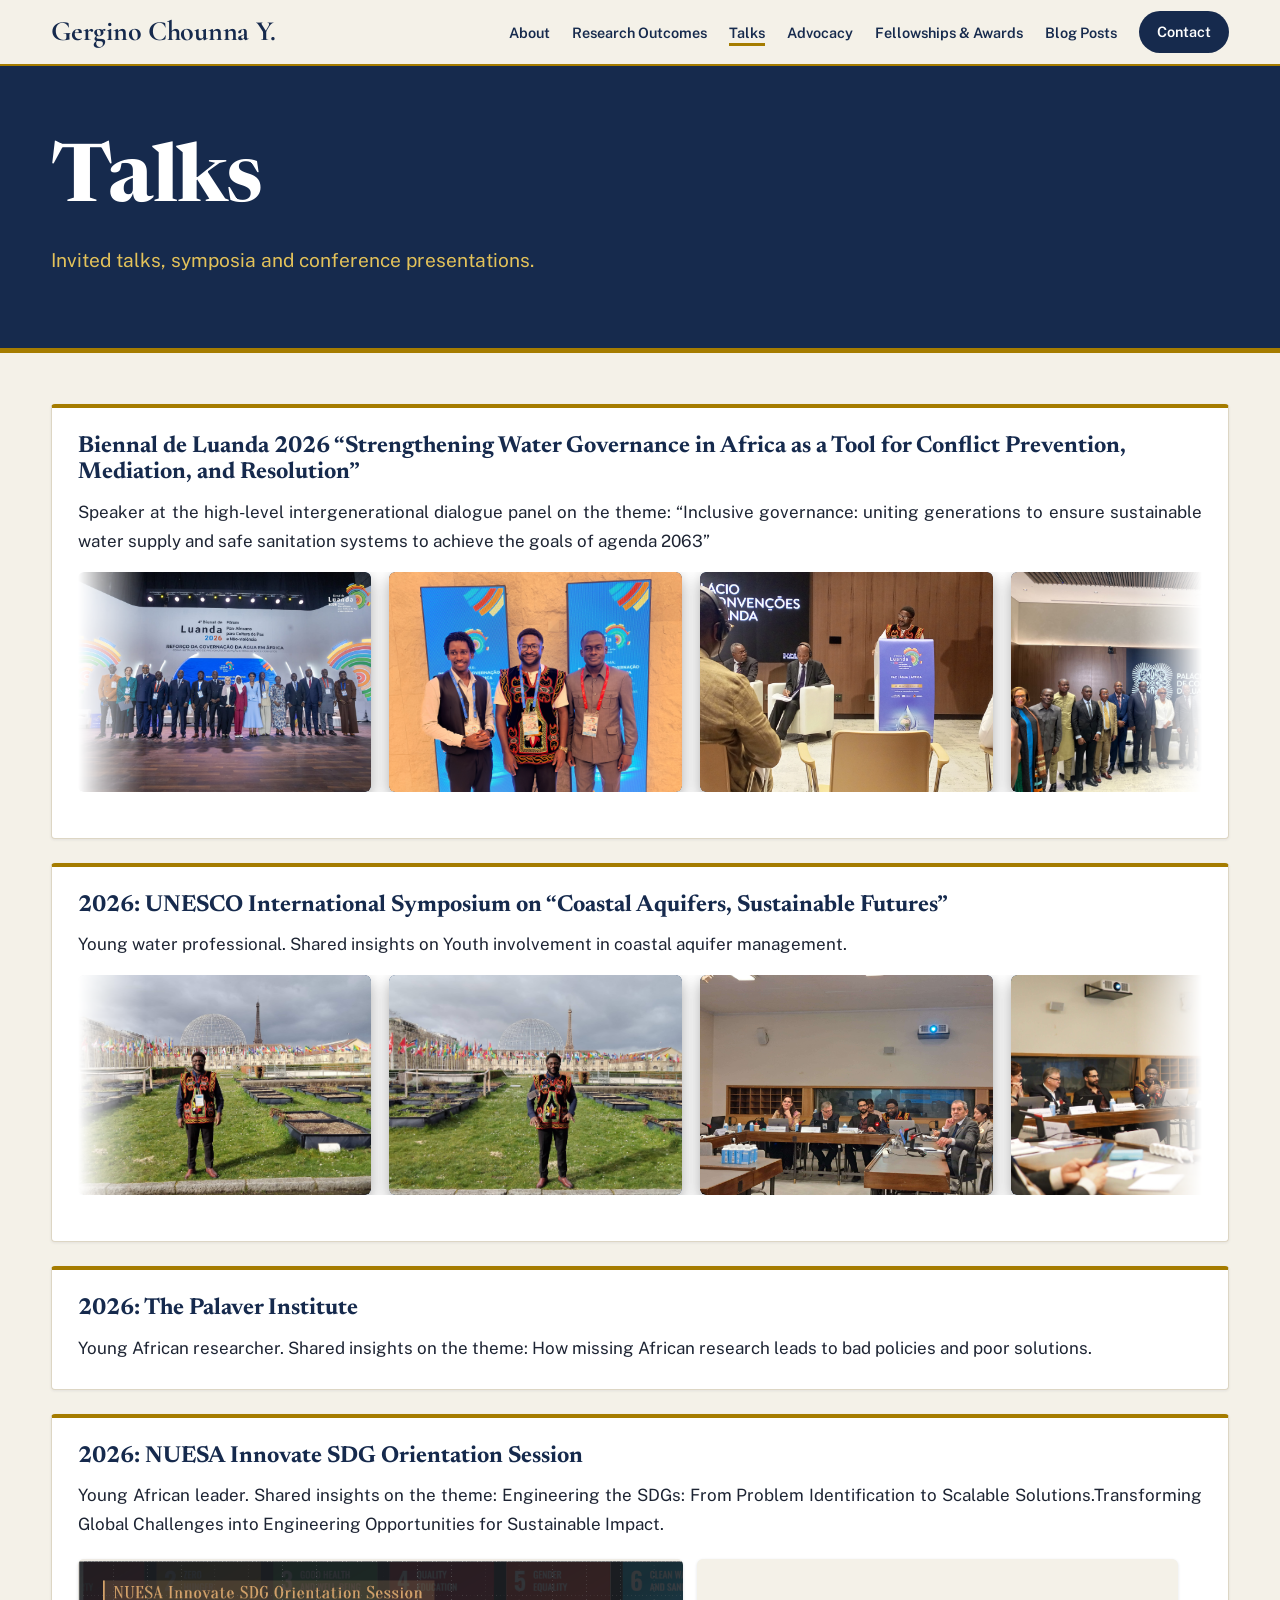
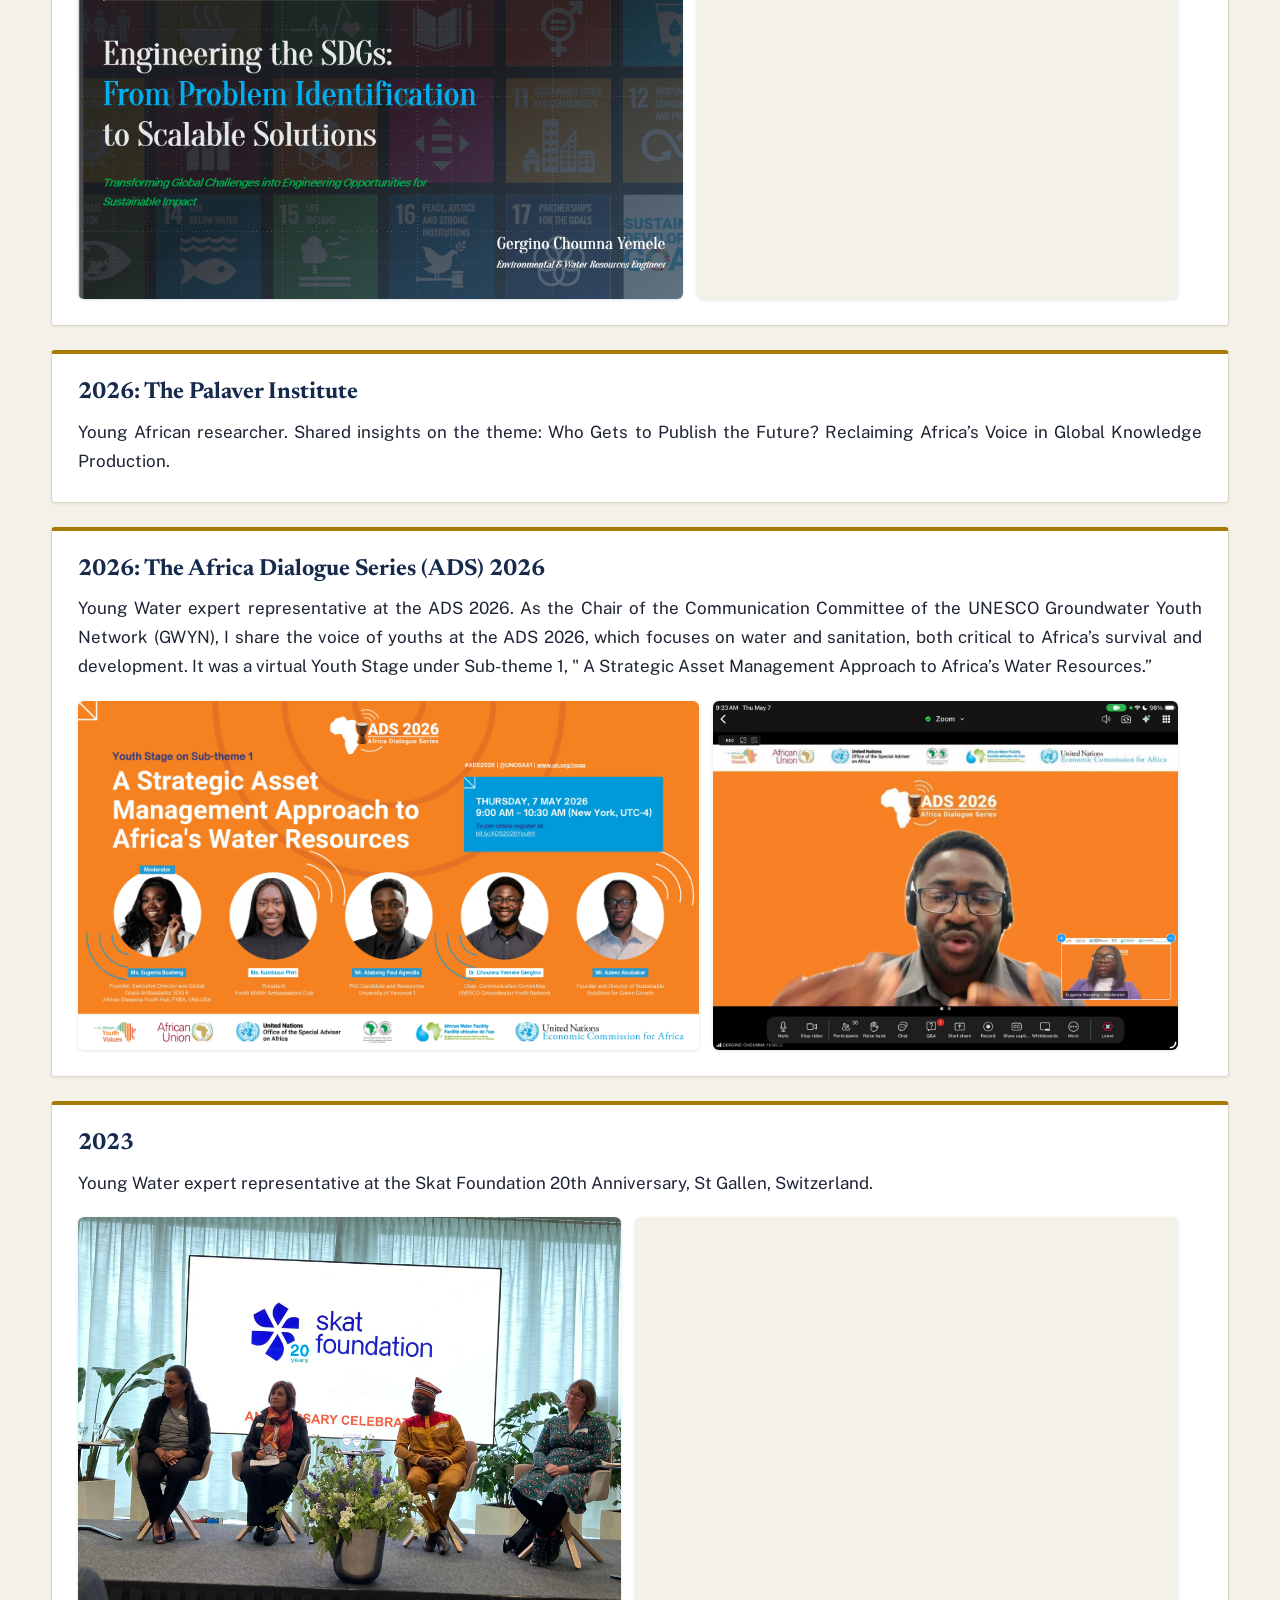
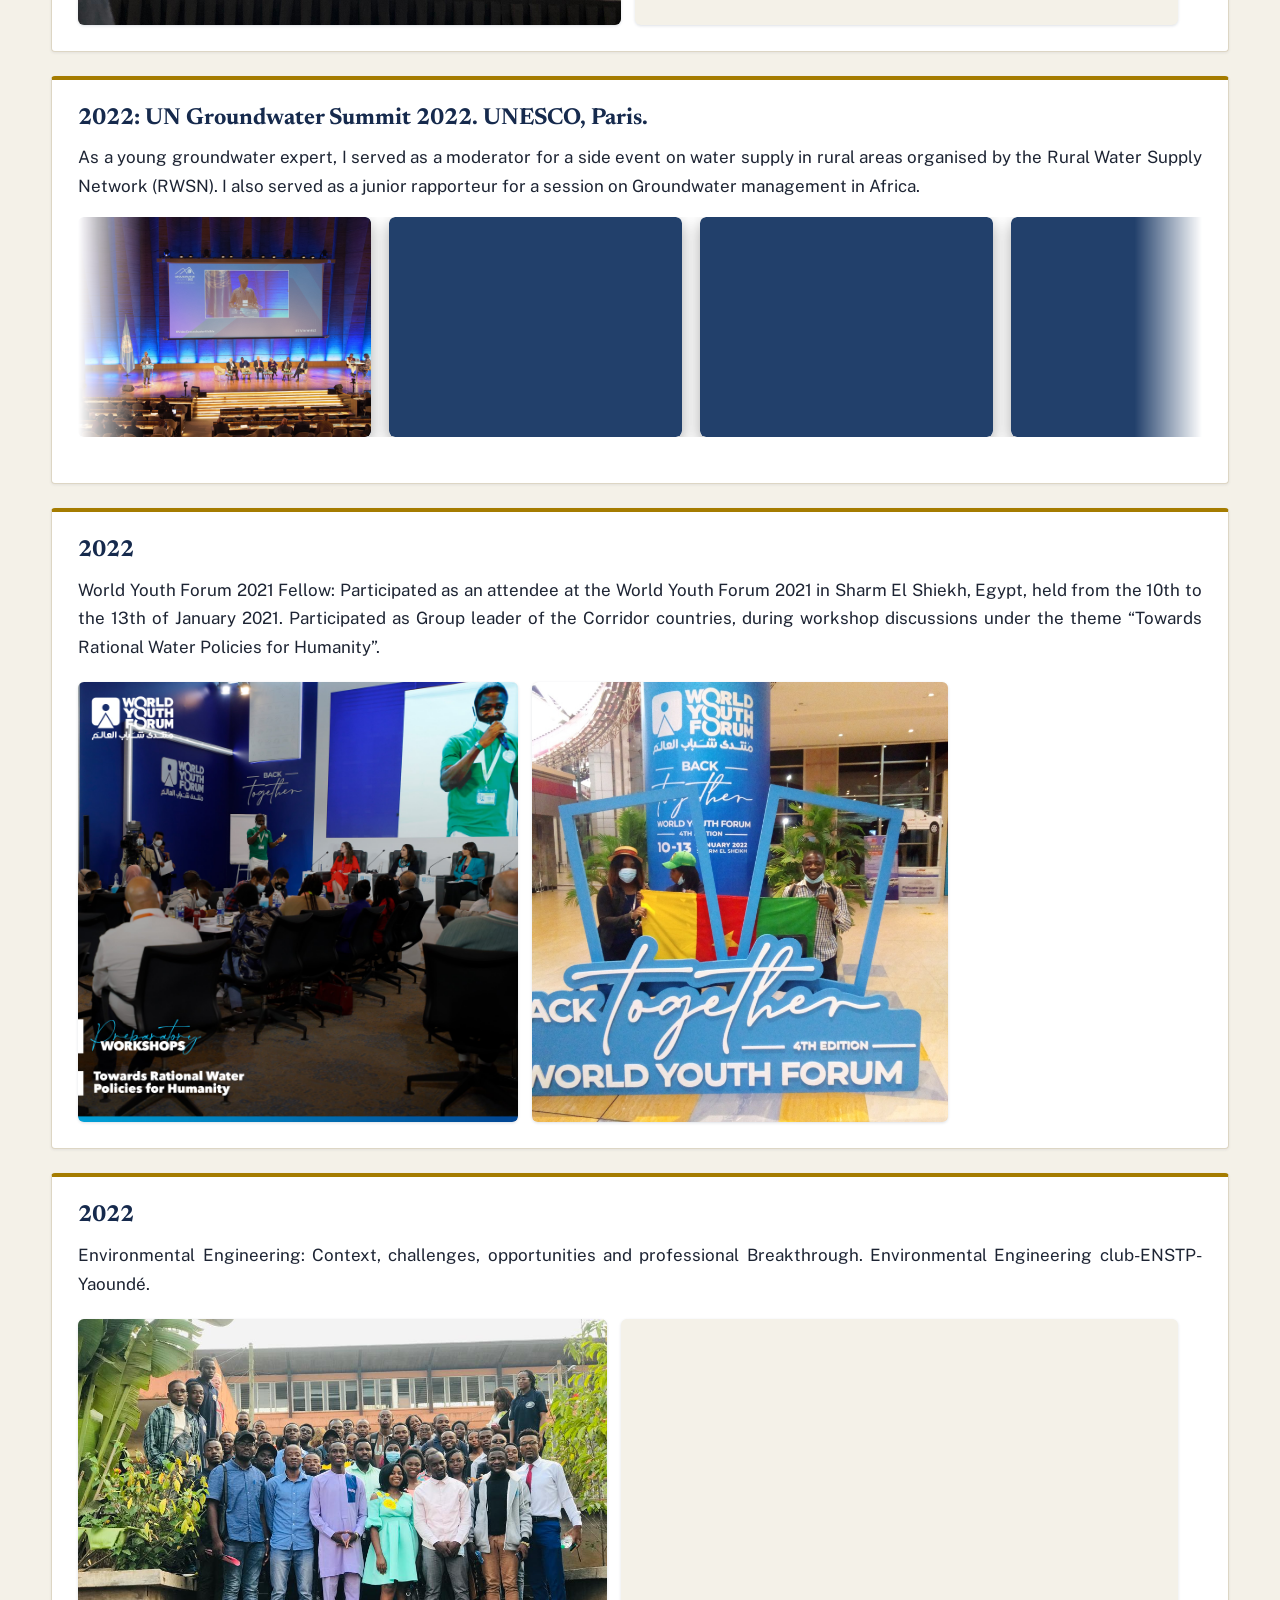
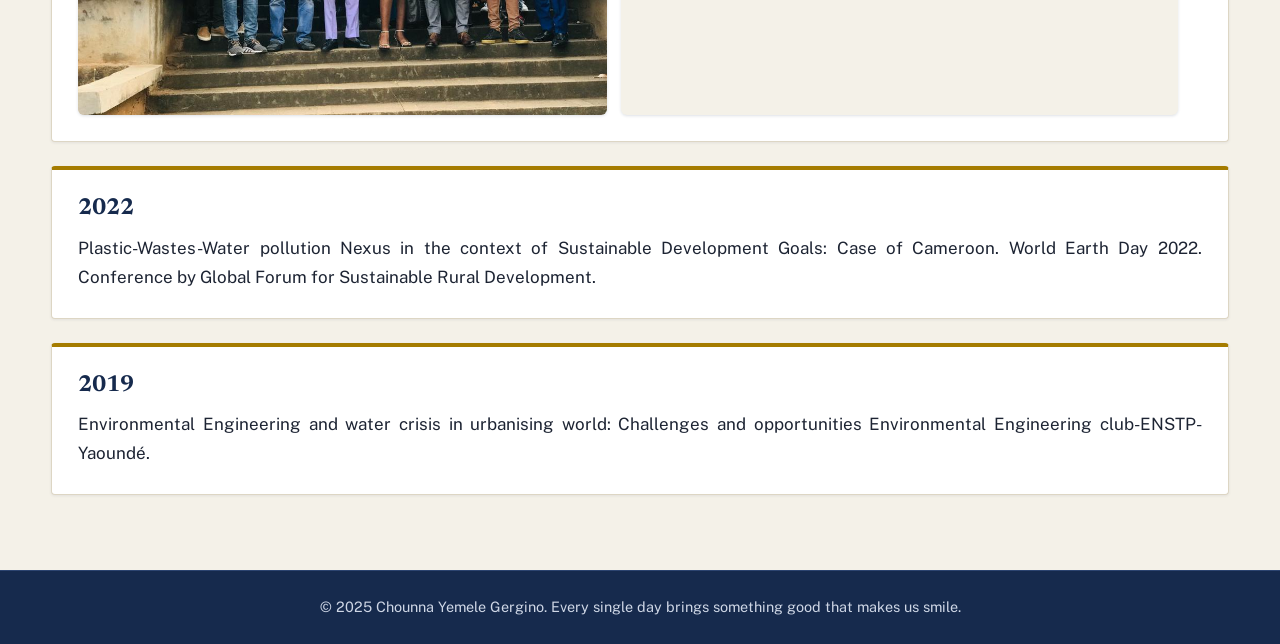
<file: talks.html>
<!DOCTYPE html>

<html lang="en">
<head>
<meta charset="utf-8"/>
<meta content="width=device-width, initial-scale=1, viewport-fit=cover" name="viewport"/>
<title>Talks | Gergino Chounna Y.</title>
<meta content="Invited talks, symposia and conference presentations. Gergino Chounna Yemele, environmental engineer and researcher." name="description"/>
<meta content="#162a4d" name="theme-color"/>
<link href="https://chounnagerginoy.github.io/talks.html" rel="canonical"/>
<meta content="website" property="og:type"/><meta content="Gergino Chounna Yemele" property="og:site_name"/>
<meta content="Talks | Gergino Chounna Yemele" property="og:title"/><meta content="Invited talks, symposia and conference presentations. Gergino Chounna Yemele, environmental engineer and researcher." property="og:description"/>
<meta content="https://chounnagerginoy.github.io/talks.html" property="og:url"/><meta content="https://chounnagerginoy.github.io/Chounna3.jpg" property="og:image"/>
<meta content="summary" name="twitter:card"/>
<link href="Gergino-logo.png" rel="icon" type="image/png"/>
<link href="Gergino-logo.png" rel="apple-touch-icon"/>
<link href="https://fonts.googleapis.com" rel="preconnect"/>
<link crossorigin="" href="https://fonts.gstatic.com" rel="preconnect"/>
<link href="https://fonts.googleapis.com/css2?family=Cormorant+Garamond:wght@600;700&amp;family=Newsreader:wght@500;600;700&amp;family=Public+Sans:wght@400;500;600&amp;display=swap" rel="stylesheet"/>
<style>
:root{--cream:#f4f1e8;--navy:#162a4d;--olive:#4a5d23;--gold:#a57c00;--gold-lt:#e3c25a;--slate:#64748b;--white:#fff;--ink:#1d2433;--mute:#4b5567;--line:#ddd6c4;--pad:clamp(20px,4vw,64px)}
*{box-sizing:border-box}
html{scroll-behavior:smooth;scroll-padding-top:80px}
body{margin:0;background:var(--cream);color:var(--ink);font:400 17px/1.7 "Public Sans",system-ui,sans-serif}
a{color:var(--olive);text-underline-offset:3px}
a:hover{color:var(--navy)}
a:focus-visible,button:focus-visible,input:focus-visible,textarea:focus-visible{outline:3px solid var(--gold);outline-offset:2px}
img{max-width:100%;display:block}
.wrap{width:100%;max-width:none;margin:0;padding-inline:var(--pad)}
h1,h2,h3{font-family:Newsreader,Georgia,serif;color:var(--navy);line-height:1.12;margin:0 0 .5em;font-weight:600}
h1{font-size:clamp(2.8rem,6.5vw,5rem);font-weight:600;letter-spacing:-.01em}
h2{font-size:clamp(2rem,4vw,2.8rem)}
h3{font-size:1.45rem}
p,li,.lead{text-align:justify;hyphens:auto;-webkit-hyphens:auto}
/* header */
.skip{position:absolute;left:-9999px;top:8px}
.skip:focus{left:12px;z-index:30;background:var(--navy);color:#fff;padding:8px 14px;border-radius:6px}
header{position:sticky;top:0;z-index:20;background:var(--cream);border-bottom:2px solid var(--gold);padding-top:env(safe-area-inset-top,0px)}
nav{display:flex;align-items:center;justify-content:space-between;gap:20px;min-height:64px;position:relative}
.brand{font-family:'Cormorant Garamond',Newsreader,Georgia,serif;font-weight:700;font-size:1.75rem;letter-spacing:-.01em;color:var(--navy);text-decoration:none;white-space:nowrap}
.nav-toggle{display:none;align-items:center;justify-content:center;gap:8px;background:transparent;border:1.5px solid var(--navy);color:var(--navy);border-radius:6px;padding:7px 12px;font:600 .9rem "Public Sans",sans-serif;cursor:pointer}
.nav-toggle:hover{background:var(--navy);color:#fff}
.nav-toggle svg{width:20px;height:20px;stroke:currentColor;fill:none;stroke-width:2.2;stroke-linecap:round;stroke-linejoin:round}
nav ul{display:flex;align-items:center;gap:22px;list-style:none;margin:0;padding:0;flex-wrap:wrap}
nav ul a{color:var(--navy);text-decoration:none;font-size:.9rem;font-weight:600;white-space:nowrap}
nav ul a:hover{color:var(--gold)}
nav ul a[aria-current="page"]{border-bottom:3px solid var(--gold);padding-bottom:2px}
nav ul li:last-child a{background:var(--navy);color:#fff;padding:9px 18px;border-radius:999px;border:0;display:inline-block}
nav ul li:last-child a:hover{background:var(--olive);color:#fff}
/* hero */
.hero{display:grid;grid-template-columns:1.3fr .7fr;gap:clamp(24px,5vw,80px);align-items:center;padding-block:clamp(40px,6vw,88px)}
.role{color:var(--olive);font-weight:700;font-size:.8rem;letter-spacing:.14em;text-transform:uppercase;margin:0 0 14px;text-align:left}
.hero h1{font-family:'Cormorant Garamond',Newsreader,Georgia,serif;font-weight:700;font-size:clamp(3.2rem,7.5vw,5.8rem);letter-spacing:-.015em;line-height:1.02}
.hero .lead{color:var(--mute);font-size:1.15rem;margin:0}
.btns{display:flex;gap:12px;flex-wrap:wrap;margin-top:28px}
.btn{display:inline-block;padding:12px 22px;border-radius:4px;background:var(--navy);color:#fff;text-decoration:none;font-weight:700;font-size:.9rem;border:0;text-align:center}
.btn:hover{background:var(--olive);color:#fff}
.btn.primary{background:var(--olive)}
.btn.primary:hover{background:var(--navy)}
.btns .btn:nth-child(3){background:var(--slate)}
.portrait{justify-self:end;width:100%;max-width:440px}
.portrait img{width:100%;aspect-ratio:4/5;object-fit:cover;border:3px solid var(--gold);box-shadow:0 8px 24px rgba(22,42,77,.25)}
/* affiliations strip */
.strip{background:var(--navy);padding:34px 0}
.strip p{margin:0 0 18px;color:var(--gold-lt);font-weight:700;font-size:.8rem;letter-spacing:.16em;text-transform:uppercase;text-align:center}
/* sections */
section{padding-block:clamp(48px,6vw,80px)}
.about-sec{background:var(--white)}
.about .cols{columns:2;column-gap:clamp(24px,4vw,64px)}
.about .cols p{margin:0 0 1em}
.quote{background:var(--olive);padding-block:clamp(48px,6vw,72px)}
blockquote{margin:0;color:#fff;font:italic 600 clamp(1.6rem,3vw,2.3rem)/1.35 Newsreader,serif;text-align:justify;text-align-last:center}
blockquote cite{display:block;margin-top:16px;font:700 .95rem "Public Sans",sans-serif;font-style:normal;color:var(--gold-lt);text-align:center}
.cards{display:grid;grid-template-columns:repeat(3,1fr);gap:24px;margin-top:32px}
.card,.entry{background:var(--white);border:1px solid var(--line);border-top:4px solid var(--gold);border-radius:4px;padding:26px;box-shadow:0 1px 3px rgba(22,42,77,.08)}
.card{display:flex;flex-direction:column}
.card .tag{color:var(--olive);font-weight:700;font-size:.9rem;margin-bottom:8px}
.card p{color:var(--mute);margin:0 0 18px;flex:1}
.mission{background:var(--white)}
.connect{background:var(--navy);color:#fff}
.connect h2{color:#fff}
.connect p{color:#e4e9f2}
.connect a{color:var(--gold-lt)}
.connect .btn{background:var(--gold);color:#fff}
.connect .btn:hover{background:#fff;color:var(--navy)}
.socials{display:flex;flex-wrap:wrap;gap:10px 24px;margin-top:22px;padding:0;list-style:none}
footer{background:var(--navy);border-top:1px solid #2c4470;padding:24px 0 calc(24px + env(safe-area-inset-bottom,0px));color:#cfd7e6;font-size:.9rem}
footer .wrap{text-align:center}
/* inner pages */
.page-head{background:var(--navy);border-bottom:5px solid var(--gold);padding-block:clamp(40px,6vw,72px)}
.page-head h1{color:#fff;font-weight:700;font-size:clamp(2.8rem,7vw,5rem);margin:0 0 .2em}
.page-head .lead{color:var(--gold-lt);font-size:1.2rem;margin:0}
.page-body{padding-block:clamp(32px,4vw,56px)}
h2.group{color:var(--navy);font-weight:700;margin:56px 0 22px;padding-bottom:10px;border-bottom:4px solid var(--gold)}
h2.group:first-child{margin-top:0}
.entry{margin-bottom:24px}
.entry h2,.entry h3{color:var(--navy);font-weight:700;font-size:1.45rem;margin-bottom:.5em}
.entry p{margin:0 0 .9em}
.entry p:last-of-type{margin-bottom:0}
.entry .date{color:var(--olive);font-weight:600;font-size:.95rem;margin-bottom:1em;text-align:left}
.rows{list-style:none;margin:0 0 8px;padding:0}
.rows li{display:grid;grid-template-columns:300px 1fr;gap:24px;padding:14px 0;border-bottom:1px solid var(--line)}
.rows .when{font-weight:700;color:var(--navy);text-align:left}
.rows .what{color:var(--mute)}
.prose p,.prose li{margin:0 0 1em}
.prose ul{padding-left:1.2em}
.prose h3{margin-top:1.4em}
.plain{columns:3;gap:32px;padding-left:1.2em;margin:0}
.plain li{margin-bottom:.4em;break-inside:avoid;text-align:left}
.contact-grid{display:grid;grid-template-columns:1fr 1fr;gap:24px;align-items:start}
.contact-grid>*,.entry{min-width:0}
.entry,.info{overflow-wrap:anywhere}
.info p{margin:0 0 .5em}
form{display:flex;flex-direction:column;gap:14px}
label{font-weight:700;color:var(--navy);font-size:.95rem}
input,textarea{width:100%;font:inherit;padding:11px 13px;border:1px solid #b9b19b;border-radius:4px;background:#fff;color:var(--ink)}
form button{align-self:flex-start;background:var(--olive);color:#fff;border:0;border-radius:4px;padding:12px 26px;font:700 .95rem "Public Sans",sans-serif;cursor:pointer}
form button:hover{background:var(--navy)}
@media (max-width:900px){
 nav{flex-wrap:wrap;gap:0;padding:10px 0;min-height:60px}
 .brand{font-size:1.45rem}
 .nav-toggle{display:inline-flex}
 nav ul{display:none;flex-direction:column;align-items:stretch;width:100%;gap:0;padding:12px 0 8px;margin-top:10px;border-top:1px solid var(--line)}
 nav.nav-open ul{display:flex}
 nav ul li{width:100%;text-align:left}
 nav ul a{display:block;padding:11px 6px;font-size:1rem;border-bottom:1px solid rgba(221,214,196,.55)}
 nav ul li:nth-last-child(2) a{border-bottom:none}
 nav ul li:last-child{margin-top:10px}
 nav ul li:last-child a{display:block;text-align:center;padding:12px 18px;border-radius:8px;border-bottom:none}
 .hero{grid-template-columns:1fr}
 .portrait{order:-1;max-width:320px;justify-self:start}
 .about .cols{columns:1}
 .cards,.contact-grid{grid-template-columns:1fr}
 .rows li{grid-template-columns:1fr;gap:4px}
 .plain{columns:1}
}
@media (prefers-reduced-motion:reduce){html{scroll-behavior:auto}}
@media print{header,.skip,.nav-toggle,form{display:none}body{background:#fff;color:#000}.entry{break-inside:avoid}}

/* affiliations marquee */
.marquee{overflow:hidden;-webkit-mask-image:linear-gradient(90deg,transparent,#000 6%,#000 94%,transparent);mask-image:linear-gradient(90deg,transparent,#000 6%,#000 94%,transparent)}
.track{display:flex;align-items:center;width:max-content;animation:scroll 80s linear infinite}
.marquee:hover .track,.marquee:focus-within .track{animation-play-state:paused}
.track>*{flex:none;margin-right:64px}
.track img{height:48px;width:auto;object-fit:contain;background:#fff;padding:8px 14px;border-radius:6px}
.track span{font:600 1.45rem 'Cormorant Garamond',Georgia,serif;color:#fff;opacity:.88;white-space:nowrap}
@keyframes scroll{to{transform:translateX(-50%)}}
@media (prefers-reduced-motion:reduce){.track{animation:none;width:auto;flex-wrap:wrap;justify-content:center;row-gap:18px}.track [aria-hidden="true"]{display:none}}
/* galleries: rows line up by height, nothing is cropped */
.gallery{display:flex;gap:14px;margin-top:20px;align-items:flex-start;max-width:1100px}
.gallery .ph{display:block;flex:1 1 0;min-width:0}
.gallery img{width:100%;height:auto;display:block;border-radius:4px;background:var(--cream);border:1px solid var(--line)}
.gallery.figure img{background:#fff}
.gallery.g1{max-width:640px}
.gallery.g1 img{max-height:520px;object-fit:contain}
.gallery.g1.figure{max-width:900px}
@media (max-width:900px){.gallery{flex-direction:column}.gallery .ph{flex:none!important;width:100%}.gallery.g1,.gallery.g1.figure{max-width:100%}}
/* about page portrait */
.about-top{display:grid;grid-template-columns:1fr minmax(260px,400px);gap:clamp(24px,4vw,64px);align-items:start}
.about-photo{margin:0}
.about-photo img{width:100%;aspect-ratio:4/5;object-fit:cover;border:3px solid var(--gold);box-shadow:0 8px 24px rgba(22,42,77,.25)}
@media (max-width:900px){.about-top{grid-template-columns:1fr}.about-side{order:-1;max-width:320px}}

/* hero v2: matches the reference layout */
.hero-wrap{padding-inline:clamp(20px,6vw,120px)}
.hero{display:grid;grid-template-columns:minmax(0,1.1fr) minmax(0,1fr);gap:clamp(32px,4vw,72px);align-items:center;padding-block:clamp(48px,7vw,112px)}
.role{color:#8f6a00;font-weight:600;font-size:.76rem;letter-spacing:.2em;text-transform:uppercase;margin:0 0 22px;text-align:left}
.hero h1{font-family:'Cormorant Garamond',Newsreader,Georgia,serif;font-weight:500;font-size:clamp(2.4rem,4.4vw,4rem);letter-spacing:-.025em;line-height:1;margin:0 0 .4em;color:var(--navy)}
.hero .lead{color:#3d4757;font-size:clamp(1.05rem,1.45vw,1.3rem);line-height:1.8;margin:0}
.hero .btns{gap:22px;margin-top:40px}
.hero .btn{text-transform:uppercase;letter-spacing:.12em;font-size:.85rem;font-weight:500;padding:17px 30px;border-radius:6px;box-shadow:0 4px 12px rgba(22,42,77,.2)}
.portrait{justify-self:end;width:100%;max-width:720px}
.portrait img{width:100%;aspect-ratio:4/5;object-fit:cover;border:1px solid var(--gold);border-radius:4px;box-shadow:0 26px 50px -14px rgba(22,42,77,.3)}
@media (max-width:900px){.hero{grid-template-columns:1fr}.portrait{order:-1;max-width:320px;justify-self:start}.hero-wrap{padding-inline:20px}.hero .btn{padding:14px 22px}}
.entry .course{margin-bottom:.9em}

/* featured activities (photo marquee) + light affiliations strip */
.strip.photos{padding:38px 0 42px}
.track.ph-track{animation-duration:110s}
.track.ph-track>*{margin-right:18px}
.track.ph-track img{width:293px;height:220px;object-fit:cover;object-position:center 30%;padding:0;background:#22406b;border-radius:6px;box-shadow:0 6px 16px rgba(0,0,0,.35)}
.strip.light{background:var(--cream);border-block:1px solid var(--line);padding:38px 0}
.strip.light p{color:var(--olive)}
.strip.light .track span{color:var(--navy);opacity:1}
.strip.light .track img{border:1px solid var(--line)}
@media (max-width:600px){.track.ph-track img{width:240px;height:180px}}

/* welcoming portrait: keep the face in frame, soft warm halo */
.portrait img,.about-photo img{object-position:center 15%;border-radius:6px;box-shadow:0 0 0 10px rgba(165,124,0,.10),0 26px 50px -14px rgba(22,42,77,.28);background:var(--cream)}
.greet{margin:26px 0 0;text-align:center;font-size:.95rem;line-height:1.6;color:var(--mute)}
.greet a{font-weight:700;white-space:nowrap}

/* image polish */
.gallery .ph{position:relative;display:block;min-height:150px;overflow:hidden;background:var(--cream);border-radius:6px;box-shadow:0 1px 3px rgba(22,42,77,.14);cursor:zoom-in;transition:box-shadow .25s,transform .25s}
.gallery .ph:hover{box-shadow:0 10px 24px rgba(22,42,77,.24);transform:translateY(-2px)}
.gallery .ph:focus-visible{outline:3px solid var(--gold);outline-offset:2px}
.gallery img{border:0;border-radius:0;background:transparent;transition:transform .5s ease}
.gallery .ph:hover img{transform:scale(1.03)}
.gallery.figure .ph{background:#fff;border:1px solid var(--line);padding:10px}
.js .gallery img{opacity:0;transition:opacity .5s ease,transform .5s ease}
.js .gallery img.ld{opacity:1}
@media (prefers-reduced-motion:reduce){.gallery .ph,.gallery img,.js .gallery img{transition:none}.gallery .ph:hover,.gallery .ph:hover img{transform:none}}
.lb{position:fixed;inset:0;z-index:100;background:rgba(10,20,38,.93);display:none;align-items:center;justify-content:center;padding:24px}
.lb.open{display:flex}
.lb img{max-width:min(96vw,1400px);max-height:82vh;object-fit:contain;border-radius:4px;box-shadow:0 20px 60px rgba(0,0,0,.55)}
.lb button{position:absolute;width:48px;height:48px;border:0;border-radius:50%;background:rgba(255,255,255,.14);color:#fff;font-size:28px;line-height:1;cursor:pointer}
.lb button:hover,.lb button:focus-visible{background:rgba(255,255,255,.3);outline:2px solid var(--gold-lt)}
.lb .x{top:18px;right:18px}.lb .pv{left:18px;top:50%;margin-top:-24px}.lb .nx{right:18px;top:50%;margin-top:-24px}
.lb .cap{position:absolute;left:0;right:0;bottom:16px;padding:0 72px;text-align:center;color:#e8edf6;font-size:.95rem}

/* awards: images beside list */
.award-block{display:grid;grid-template-columns:minmax(0,1.7fr) minmax(0,1fr);gap:clamp(24px,3vw,48px);align-items:start}
.award-block .rows{margin:0}
.gallery.side{flex-direction:column;max-width:none;margin-top:0}
.gallery.side .ph{flex:none;width:100%}
.gallery.side img{width:100%;max-height:440px;object-fit:contain;background:#fff}
@media (max-width:1000px){.award-block{grid-template-columns:1fr}.gallery.side{margin-top:18px}}
@media (min-width:901px) and (max-width:1000px){.gallery.side{flex-direction:row;max-width:1100px}.gallery.side .ph{flex:1 1 0}}

/* featured activities: clickable photos */
.track.ph-track a{display:block;line-height:0;border-radius:6px;overflow:hidden;cursor:zoom-in;box-shadow:0 6px 16px rgba(0,0,0,.35)}
.track.ph-track a img{box-shadow:none;transition:transform .5s ease}
.track.ph-track a:hover img{transform:scale(1.05)}
.track.ph-track a:focus-visible{outline:3px solid var(--gold-lt);outline-offset:3px}
@media (prefers-reduced-motion:reduce){.track.ph-track a img{transition:none}.track.ph-track a:hover img{transform:none}}
/* about page: photo column */
.about-side{display:flex;flex-direction:column;gap:22px}
.about-side .gallery.side{margin-top:0}

.hero .btns{gap:12px}
.hero .btn{letter-spacing:.09em;padding:15px 20px;font-size:.8rem}
@media (max-width:900px){.hero .btn{padding:13px 18px}}
</style>
<script>document.documentElement.className+=" js"</script>
</head>
<body>
<a class="skip" href="#main">Skip to content</a>
<header>
<div class="wrap">
<nav aria-label="Main" id="main-nav">
<a class="brand" href="index.html"> Gergino Chounna Y.</a>
<button aria-controls="nav-menu" aria-expanded="false" aria-label="Toggle navigation menu" class="nav-toggle" type="button">
  <svg aria-hidden="true" viewBox="0 0 24 24"><line x1="3" x2="21" y1="6" y2="6"/><line x1="3" x2="21" y1="12" y2="12"/><line x1="3" x2="21" y1="18" y2="18"/></svg>
  <span>Menu</span>
</button>
<ul id="nav-menu"><li><a href="about.html">About</a></li><li><a href="publications.html">Research Outcomes</a></li><li><a aria-current="page" href="talks.html">Talks</a></li><li><a href="advocacy.html">Advocacy</a></li><li><a href="awards.html">Fellowships &amp; Awards</a></li><li><a href="blog.html">Blog Posts</a></li><li><a href="contact.html">Contact</a></li></ul>
</nav>
</div>
</header>
<main id="main">
<div class="page-head"><div class="wrap">
<h1>Talks</h1>
<p class="lead">Invited talks, symposia and conference presentations.</p>
</div></div>
<div class="wrap page-body">

 <article class="entry">
  <h2> Biennal de Luanda 2026 “Strengthening Water Governance in Africa as a Tool for Conflict Prevention, Mediation, and Resolution”</h2>
  <p>Speaker at the high-level intergenerational dialogue panel on the theme: “Inclusive governance: uniting generations to ensure sustainable water supply and safe sanitation systems to achieve the goals of agenda 2063”</p>
  <div class="strip photos" style="padding: 16px 0 20px; background: transparent; border: none;">
    <div aria-label="Biennal de Luanda photo track" class="marquee" role="group">
      <div class="track ph-track">
        <!-- Main Track -->
        <a class="o" data-i="0" href="Luanda1.jpg" rel="noopener noreferrer" target="_blank"><img alt="Biennal de Luanda – photo 1" decoding="async" height="220" loading="lazy" src="Luanda1.jpg" width="293"/></a>
        <a class="o" data-i="1" href="Luanda3.jpeg" rel="noopener noreferrer" target="_blank"><img alt="Biennal de Luanda – photo 2" decoding="async" height="220" loading="lazy" src="Luanda3.jpeg" width="293"/></a>
        <a class="o" data-i="2" href="Luanda4.jpg" rel="noopener noreferrer" target="_blank"><img alt="Biennal de Luanda – photo 3" decoding="async" height="220" loading="lazy" src="Luanda4.jpg" width="293"/></a>
        <a class="o" data-i="3" href="Luanda5.jpeg" rel="noopener noreferrer" target="_blank"><img alt="Biennal de Luanda – photo 4" decoding="async" height="220" loading="lazy" src="Luanda5.jpeg" width="293"/></a>
        <a class="o" data-i="4" href="Luanda6.jpeg" rel="noopener noreferrer" target="_blank"><img alt="Biennal de Luanda – photo 5" decoding="async" height="220" loading="lazy" src="Luanda6.jpeg" width="293"/></a>
        <a class="o" data-i="5" href="Luanda7.jpeg" rel="noopener noreferrer" target="_blank"><img alt="Biennal de Luanda – photo 6" decoding="async" height="220" loading="lazy" src="Luanda7.jpeg" width="293"/></a>
        <a class="o" data-i="6" href="Luanda8.jpg" rel="noopener noreferrer" target="_blank"><img alt="Biennal de Luanda – photo 7" decoding="async" height="220" loading="lazy" src="Luanda8.jpg" width="293"/></a>
        <a class="o" data-i="7" href="Luanda9.jpeg" rel="noopener noreferrer" target="_blank"><img alt="Biennal de Luanda – photo 8" decoding="async" height="220" loading="lazy" src="Luanda9.jpeg" width="293"/></a>
        <a class="o" data-i="8" href="Luanda10.jpeg" rel="noopener noreferrer" target="_blank"><img alt="Biennal de Luanda – photo 9" decoding="async" height="220" loading="lazy" src="Luanda10.jpeg" width="293"/></a>
        <a class="o" data-i="9" href="Luanda11.jpeg" rel="noopener noreferrer" target="_blank"><img alt="Biennal de Luanda – photo 10" decoding="async" height="220" loading="lazy" src="Luanda11.jpeg" width="293"/></a>

        <!-- Seamless Clone Track -->
        <a aria-hidden="true" class="c" data-i="0" href="Luanda1.jpg" rel="noopener noreferrer" tabindex="-1" target="_blank"><img alt="" aria-hidden="true" decoding="async" height="220" loading="lazy" src="Luanda1.jpg" width="293"/></a>
        <a aria-hidden="true" class="c" data-i="1" href="Luanda3.jpeg" rel="noopener noreferrer" tabindex="-1" target="_blank"><img alt="" aria-hidden="true" decoding="async" height="220" loading="lazy" src="Luanda3.jpeg" width="293"/></a>
        <a aria-hidden="true" class="c" data-i="2" href="Luanda4.jpg" rel="noopener noreferrer" tabindex="-1" target="_blank"><img alt="" aria-hidden="true" decoding="async" height="220" loading="lazy" src="Luanda4.jpg" width="293"/></a>
        <a aria-hidden="true" class="c" data-i="3" href="Luanda5.jpeg" rel="noopener noreferrer" tabindex="-1" target="_blank"><img alt="" aria-hidden="true" decoding="async" height="220" loading="lazy" src="Luanda5.jpeg" width="293"/></a>
        <a aria-hidden="true" class="c" data-i="4" href="Luanda6.jpeg" rel="noopener noreferrer" tabindex="-1" target="_blank"><img alt="" aria-hidden="true" decoding="async" height="220" loading="lazy" src="Luanda6.jpeg" width="293"/></a>
        <a aria-hidden="true" class="c" data-i="5" href="Luanda7.jpeg" rel="noopener noreferrer" tabindex="-1" target="_blank"><img alt="" aria-hidden="true" decoding="async" height="220" loading="lazy" src="Luanda7.jpeg" width="293"/></a>
        <a aria-hidden="true" class="c" data-i="6" href="Luanda8.jpg" rel="noopener noreferrer" tabindex="-1" target="_blank"><img alt="" aria-hidden="true" decoding="async" height="220" loading="lazy" src="Luanda8.jpg" width="293"/></a>
        <a aria-hidden="true" class="c" data-i="7" href="Luanda9.jpeg" rel="noopener noreferrer" tabindex="-1" target="_blank"><img alt="" aria-hidden="true" decoding="async" height="220" loading="lazy" src="Luanda9.jpeg" width="293"/></a>
        <a aria-hidden="true" class="c" data-i="8" href="Luanda10.jpeg" rel="noopener noreferrer" tabindex="-1" target="_blank"><img alt="" aria-hidden="true" decoding="async" height="220" loading="lazy" src="Luanda10.jpeg" width="293"/></a>
        <a aria-hidden="true" class="c" data-i="9" href="Luanda11.jpeg" rel="noopener noreferrer" tabindex="-1" target="_blank"><img alt="" aria-hidden="true" decoding="async" height="220" loading="lazy" src="Luanda11.jpeg" width="293"/></a>
      </div>
    </div>
  </div>
</article>
<article class="entry">
  <h2>2026: UNESCO International Symposium on “Coastal Aquifers, Sustainable Futures”</h2>
  <p>Young water professional. Shared insights on Youth involvement in coastal aquifer management.</p>
  <div class="strip photos" style="padding: 16px 0 20px; background: transparent; border: none;">
    <div aria-label="UNESCO International Symposium photo track" class="marquee" role="group">
      <div class="track ph-track">
        <!-- Main Track -->
        <a class="o" data-i="0" href="unesco1.jpg" rel="noopener noreferrer" target="_blank"><img alt="UNESCO International Symposium – photo 1" decoding="async" height="220" loading="lazy" src="unesco1.jpg" width="293"/></a>
        <a class="o" data-i="1" href="unesco2.jpg" rel="noopener noreferrer" target="_blank"><img alt="UNESCO International Symposium – photo 2" decoding="async" height="220" loading="lazy" src="unesco2.jpg" width="293"/></a>
        <a class="o" data-i="2" href="unesco3.jpg" rel="noopener noreferrer" target="_blank"><img alt="UNESCO International Symposium – photo 3" decoding="async" height="220" loading="lazy" src="unesco3.jpg" width="293"/></a>
        <a class="o" data-i="3" href="unesco4.jpg" rel="noopener noreferrer" target="_blank"><img alt="UNESCO International Symposium – photo 4" decoding="async" height="220" loading="lazy" src="unesco4.jpg" width="293"/></a>
        <a class="o" data-i="4" href="unesco5.jpg" rel="noopener noreferrer" target="_blank"><img alt="UNESCO International Symposium – photo 5" decoding="async" height="220" loading="lazy" src="unesco5.jpg" width="293"/></a>
        <a class="o" data-i="5" href="unesco6.jpg" rel="noopener noreferrer" target="_blank"><img alt="UNESCO International Symposium – photo 6" decoding="async" height="220" loading="lazy" src="unesco6.jpg" width="293"/></a>
        <a class="o" data-i="6" href="unesco7.jpg" rel="noopener noreferrer" target="_blank"><img alt="UNESCO International Symposium – photo 7" decoding="async" height="220" loading="lazy" src="unesco7.jpg" width="293"/></a>

        <!-- Seamless Infinite Loop Duplicate Track -->
        <a aria-hidden="true" class="c" data-i="0" href="unesco1.jpg" rel="noopener noreferrer" tabindex="-1" target="_blank"><img alt="" aria-hidden="true" decoding="async" height="220" loading="lazy" src="unesco1.jpg" width="293"/></a>
        <a aria-hidden="true" class="c" data-i="1" href="unesco2.jpg" rel="noopener noreferrer" tabindex="-1" target="_blank"><img alt="" aria-hidden="true" decoding="async" height="220" loading="lazy" src="unesco2.jpg" width="293"/></a>
        <a aria-hidden="true" class="c" data-i="2" href="unesco3.jpg" rel="noopener noreferrer" tabindex="-1" target="_blank"><img alt="" aria-hidden="true" decoding="async" height="220" loading="lazy" src="unesco3.jpg" width="293"/></a>
        <a aria-hidden="true" class="c" data-i="3" href="unesco4.jpg" rel="noopener noreferrer" tabindex="-1" target="_blank"><img alt="" aria-hidden="true" decoding="async" height="220" loading="lazy" src="unesco4.jpg" width="293"/></a>
        <a aria-hidden="true" class="c" data-i="4" href="unesco5.jpg" rel="noopener noreferrer" tabindex="-1" target="_blank"><img alt="" aria-hidden="true" decoding="async" height="220" loading="lazy" src="unesco5.jpg" width="293"/></a>
        <a aria-hidden="true" class="c" data-i="5" href="unesco6.jpg" rel="noopener noreferrer" tabindex="-1" target="_blank"><img alt="" aria-hidden="true" decoding="async" height="220" loading="lazy" src="unesco6.jpg" width="293"/></a>
        <a aria-hidden="true" class="c" data-i="6" href="unesco7.jpg" rel="noopener noreferrer" tabindex="-1" target="_blank"><img alt="" aria-hidden="true" decoding="async" height="220" loading="lazy" src="unesco7.jpg" width="293"/></a>
      </div>
    </div>
  </div>
</article>
<article class="entry"><h2>2026: The Palaver Institute</h2><p>Young African researcher. Shared insights on the theme: How missing African research leads to bad policies and poor solutions.</p></article>
<article class="entry"><h2>2026: NUESA Innovate SDG Orientation Session</h2><p>Young African leader. Shared insights on the theme: Engineering the SDGs: From Problem Identification to Scalable Solutions.Transforming Global Challenges into Engineering Opportunities for Sustainable Impact.</p><div class="gallery g2"><a class="ph" href="NUESA.png" rel="noopener noreferrer" target="_blank"><img alt="2026: NUESA Innovate SDG Orientation Session – photo 1" decoding="async" loading="lazy" src="NUESA.png"/></a><a class="ph" href="NUESA1.png" rel="noopener noreferrer" target="_blank"><img alt="2026: NUESA Innovate SDG Orientation Session – photo 2" decoding="async" loading="lazy" src="NUESA1.png"/></a></div></article>
<article class="entry"><h2>2026: The Palaver Institute</h2><p>Young African researcher. Shared insights on the theme: Who Gets to Publish the Future? Reclaiming Africa’s Voice in Global Knowledge Production.</p></article>
<article class="entry"><h2>2026: The Africa Dialogue Series (ADS) 2026</h2><p>Young Water expert representative at the ADS 2026. As the Chair of the Communication Committee of the UNESCO Groundwater Youth Network (GWYN), I share the voice of youths at the ADS 2026, which focuses on water and sanitation, both critical to Africa’s survival and development. It was a virtual Youth Stage under Sub-theme 1, " A Strategic Asset Management Approach to Africa’s Water Resources.”</p><div class="gallery g2"><a class="ph" href="ADS_2026.jpg" rel="noopener noreferrer" target="_blank"><img alt="2026: The Africa Dialogue Series (ADS) 2026 – photo 1" decoding="async" loading="lazy" src="ADS_2026.jpg"/></a><a class="ph" href="ADS_2026_1.jpg" rel="noopener noreferrer" target="_blank"><img alt="2026: The Africa Dialogue Series (ADS) 2026 – photo 2" decoding="async" loading="lazy" src="ADS_2026_1.jpg"/></a></div></article>
<article class="entry"><h2>2023</h2><p>Young Water expert representative at the Skat Foundation 20th Anniversary, St Gallen, Switzerland.</p><div class="gallery g2"><a class="ph" href="skat1.jpeg" rel="noopener noreferrer" target="_blank"><img alt="2023: Young Water expert representative at the Skat Foundation 20th Annivers – photo 1" decoding="async" loading="lazy" src="skat1.jpeg"/></a><a class="ph" href="skat2.jpeg" rel="noopener noreferrer" target="_blank"><img alt="2023: Young Water expert representative at the Skat Foundation 20th Annivers – photo 2" decoding="async" loading="lazy" src="skat2.jpeg"/></a></div></article>
<article class="entry">
  <h2>2022: UN Groundwater Summit 2022. UNESCO, Paris.</h2>
  <p> As a young groundwater expert, I served as a moderator for a side event on water supply in rural areas organised by the Rural Water Supply Network (RWSN). I also served as a junior rapporteur for a session on Groundwater management in Africa.</p>
  <div class="strip photos" style="padding: 16px 0 20px; background: transparent; border: none;">
    <div aria-label="UN Groundwater Summit 2022 photo track" class="marquee" role="group">
      <div class="track ph-track">
        <!-- Main Track -->
        <a class="o" data-i="0" href="unesco8.jpg" rel="noopener noreferrer" target="_blank"><img alt="UN Groundwater Summit 2022 – photo 1" decoding="async" height="220" loading="lazy" src="unesco8.jpg" width="293"/></a>
        <a class="o" data-i="1" href="unesco9.jpg" rel="noopener noreferrer" target="_blank"><img alt="UN Groundwater Summit 2022 – photo 2" decoding="async" height="220" loading="lazy" src="unesco9.jpg" width="293"/></a>
        <a class="o" data-i="2" href="unesco10.jpg" rel="noopener noreferrer" target="_blank"><img alt="UN Groundwater Summit 2022 – photo 3" decoding="async" height="220" loading="lazy" src="unesco10.jpg" width="293"/></a>
        <a class="o" data-i="3" href="unesco11.jpg" rel="noopener noreferrer" target="_blank"><img alt="UN Groundwater Summit 2022 – photo 4" decoding="async" height="220" loading="lazy" src="unesco11.jpg" width="293"/></a>
        <a class="o" data-i="4" href="unesco12.jpg" rel="noopener noreferrer" target="_blank"><img alt="UN Groundwater Summit 2022 – photo 5" decoding="async" height="220" loading="lazy" src="unesco12.jpg" width="293"/></a>
        <a class="o" data-i="5" href="unesco13.jpg" rel="noopener noreferrer" target="_blank"><img alt="UN Groundwater Summit 2022 – photo 6" decoding="async" height="220" loading="lazy" src="unesco13.jpg" width="293"/></a>
        <a class="o" data-i="6" href="unesco14.jpg" rel="noopener noreferrer" target="_blank"><img alt="UN Groundwater Summit 2022 – photo 7" decoding="async" height="220" loading="lazy" src="unesco14.jpg" width="293"/></a>
        <a class="o" data-i="7" href="unesco15.jpg" rel="noopener noreferrer" target="_blank"><img alt="UN Groundwater Summit 2022 – photo 8" decoding="async" height="220" loading="lazy" src="unesco15.jpg" width="293"/></a>

        <!-- Seamless Infinite Loop Duplicate Track -->
        <a aria-hidden="true" class="c" data-i="0" href="unesco8.jpg" rel="noopener noreferrer" tabindex="-1" target="_blank"><img alt="" aria-hidden="true" decoding="async" height="220" loading="lazy" src="unesco8.jpg" width="293"/></a>
        <a aria-hidden="true" class="c" data-i="1" href="unesco9.jpg" rel="noopener noreferrer" tabindex="-1" target="_blank"><img alt="" aria-hidden="true" decoding="async" height="220" loading="lazy" src="unesco9.jpg" width="293"/></a>
        <a aria-hidden="true" class="c" data-i="2" href="unesco10.jpg" rel="noopener noreferrer" tabindex="-1" target="_blank"><img alt="" aria-hidden="true" decoding="async" height="220" loading="lazy" src="unesco10.jpg" width="293"/></a>
        <a aria-hidden="true" class="c" data-i="3" href="unesco11.jpg" rel="noopener noreferrer" tabindex="-1" target="_blank"><img alt="" aria-hidden="true" decoding="async" height="220" loading="lazy" src="unesco11.jpg" width="293"/></a>
        <a aria-hidden="true" class="c" data-i="4" href="unesco12.jpg" rel="noopener noreferrer" tabindex="-1" target="_blank"><img alt="" aria-hidden="true" decoding="async" height="220" loading="lazy" src="unesco12.jpg" width="293"/></a>
        <a aria-hidden="true" class="c" data-i="5" href="unesco13.jpg" rel="noopener noreferrer" tabindex="-1" target="_blank"><img alt="" aria-hidden="true" decoding="async" height="220" loading="lazy" src="unesco13.jpg" width="293"/></a>
        <a aria-hidden="true" class="c" data-i="6" href="unesco14.jpg" rel="noopener noreferrer" tabindex="-1" target="_blank"><img alt="" aria-hidden="true" decoding="async" height="220" loading="lazy" src="unesco14.jpg" width="293"/></a>
        <a aria-hidden="true" class="c" data-i="7" href="unesco15.jpg" rel="noopener noreferrer" tabindex="-1" target="_blank"><img alt="" aria-hidden="true" decoding="async" height="220" loading="lazy" src="unesco15.jpg" width="293"/></a>
      </div>
    </div>
  </div>
</article>
<article class="entry"><h2>2022</h2><p>World Youth Forum 2021 Fellow: Participated as an attendee at the World Youth Forum 2021 in Sharm El Shiekh, Egypt, held from the 10th to the 13th of January 2021. Participated as Group leader of the Corridor countries, during workshop discussions under the theme “Towards Rational Water Policies for Humanity”.</p><div class="gallery g2"><a class="ph" href="egypt1.jpeg" rel="noopener noreferrer" target="_blank"><img alt="2022: World Youth Forum 2021 Fellow – photo 1" decoding="async" loading="lazy" src="egypt1.jpeg"/></a><a class="ph" href="egypt5.jpeg" rel="noopener noreferrer" target="_blank"><img alt="2022: World Youth Forum 2021 Fellow – photo 2" decoding="async" loading="lazy" src="egypt5.jpeg"/></a></div></article>
<article class="entry"><h2>2022</h2><p>Environmental Engineering: Context, challenges, opportunities and professional Breakthrough. Environmental Engineering club-ENSTP-Yaoundé.</p><div class="gallery g2"><a class="ph" href="enstp3.jpeg" rel="noopener noreferrer" target="_blank"><img alt="2022: Environmental Engineering – photo 1" decoding="async" loading="lazy" src="enstp3.jpeg"/></a><a class="ph" href="enstp5.jpeg" rel="noopener noreferrer" target="_blank"><img alt="2022: Environmental Engineering – photo 2" decoding="async" loading="lazy" src="enstp5.jpeg"/></a></div></article>
<article class="entry"><h2>2022</h2><p>Plastic-Wastes-Water pollution Nexus in the context of Sustainable Development Goals: Case of Cameroon. World Earth Day 2022. Conference by Global Forum for Sustainable Rural Development.</p></article>
<article class="entry"><h2>2019</h2><p>Environmental Engineering and water crisis in urbanising world: Challenges and opportunities Environmental Engineering club-ENSTP-Yaoundé.</p></article>
</div>
</main>
<footer><div class="wrap">© 2025 Chounna Yemele Gergino. Every single day brings something good that makes us smile.</div></footer>
<script>
(function(){
/* Mobile navigation toggle */
var nav=document.getElementById('main-nav'),btn=nav&&nav.querySelector('.nav-toggle');
if(nav&&btn){
  btn.addEventListener('click',function(){
    var open=nav.classList.toggle('nav-open');
    btn.setAttribute('aria-expanded',open?'true':'false');
  });
  document.addEventListener('click',function(e){
    if(nav.classList.contains('nav-open')&&!nav.contains(e.target)){
      nav.classList.remove('nav-open');
      btn.setAttribute('aria-expanded','false');
    }
  });
  nav.querySelectorAll('ul a').forEach(function(link){
    link.addEventListener('click',function(){
      nav.classList.remove('nav-open');
      btn.setAttribute('aria-expanded','false');
    });
  });
}

/* Gallery & Lightbox */
document.querySelectorAll('.gallery').forEach(function(g){var im=[].slice.call(g.querySelectorAll('img'));function upd(){if(g.classList.contains('side'))return;var s=0,ok=true;im.forEach(function(i){if(i.naturalWidth&&i.naturalHeight){var r=i.naturalWidth/i.naturalHeight;s+=r;if(im.length>1)i.parentNode.style.flex=r+' 1 0'}else ok=false});if(ok&&s)g.style.maxWidth=Math.min(1100,(im.length>1?440:520)*s+14*(im.length-1))+'px'}im.forEach(function(i){function done(){i.classList.add('ld');upd()}if(i.complete&&i.naturalWidth)done();else{i.addEventListener('load',done);i.addEventListener('error',function(){i.parentNode.style.display='none'})}});upd()});
var links=[].slice.call(document.querySelectorAll('.gallery .ph,.track a.o'));if(!links.length)return;
var lb=document.createElement('div');lb.className='lb';lb.setAttribute('role','dialog');lb.setAttribute('aria-modal','true');lb.setAttribute('aria-label','Image viewer');
lb.innerHTML='<button class="x" aria-label="Close">&times;</button><button class="pv" aria-label="Previous image">&#8249;</button><img alt=""><button class="nx" aria-label="Next image">&#8250;</button><div class="cap"></div>';document.body.appendChild(lb);
var big=lb.querySelector('img'),cap=lb.querySelector('.cap'),cur=0,last=null;
function show(n){cur=(n+links.length)%links.length;var a=links[cur],im=a.querySelector('img');big.src=a.getAttribute('href');big.alt=im.alt;cap.textContent=im.alt+'  \u00b7  '+(cur+1)+' / '+links.length}
function open(n){last=document.activeElement;show(n);lb.classList.add('open');document.body.style.overflow='hidden';lb.querySelector('.x').focus()}
function close(){lb.classList.remove('open');document.body.style.overflow='';if(last)last.focus()}
links.forEach(function(a,i){a.addEventListener('click',function(e){e.preventDefault();open(i)})});
[].slice.call(document.querySelectorAll('.track a.c')).forEach(function(a){
  a.addEventListener('click',function(e){
    e.preventDefault();
    var orig=a.closest('.track').querySelector('a.o[data-i="'+a.getAttribute('data-i')+'"]');
    if(orig)open(links.indexOf(orig));
  });
});
lb.addEventListener('click',function(e){if(e.target===lb)close()});
lb.querySelector('.x').onclick=close;lb.querySelector('.pv').onclick=function(){show(cur-1)};lb.querySelector('.nx').onclick=function(){show(cur+1)};
document.addEventListener('keydown',function(e){if(!lb.classList.contains('open'))return;if(e.key==='Escape')close();else if(e.key==='ArrowLeft')show(cur-1);else if(e.key==='ArrowRight')show(cur+1)});
})();
</script>
</body>
</html>
</file>
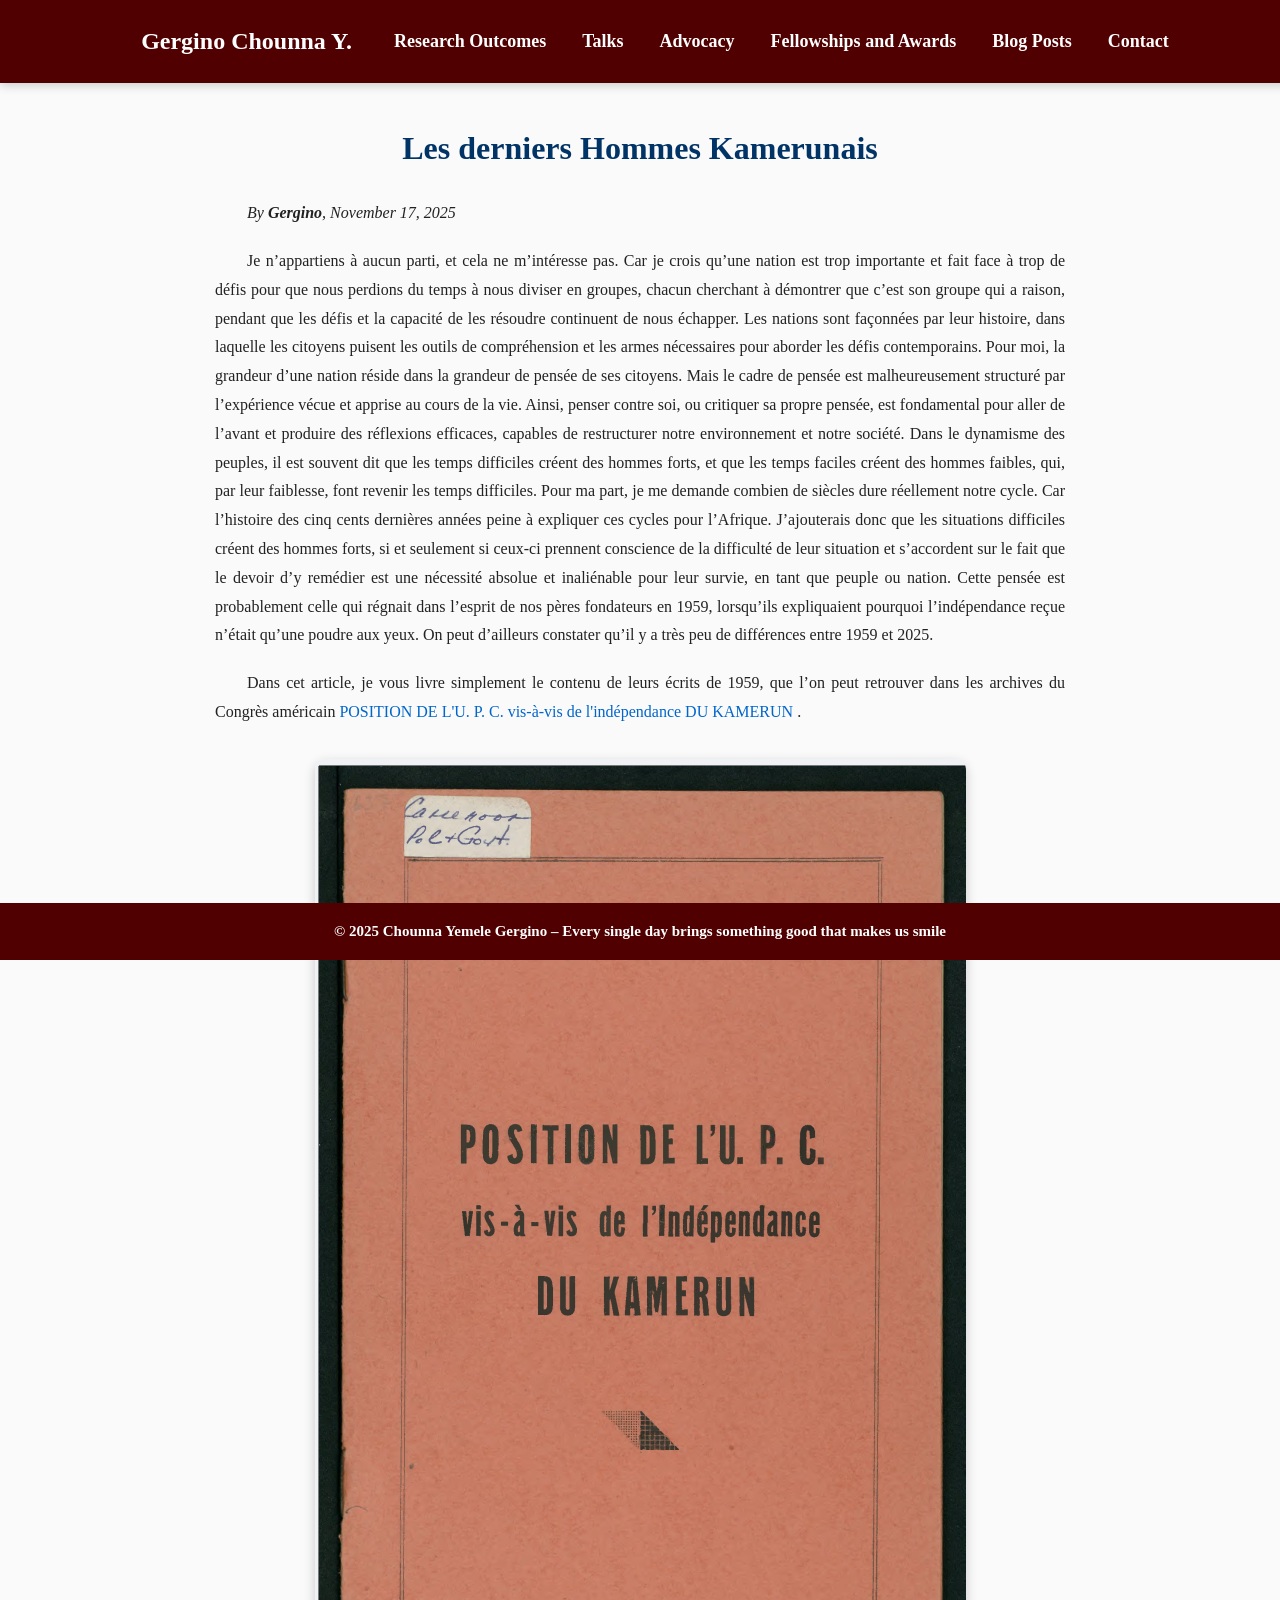
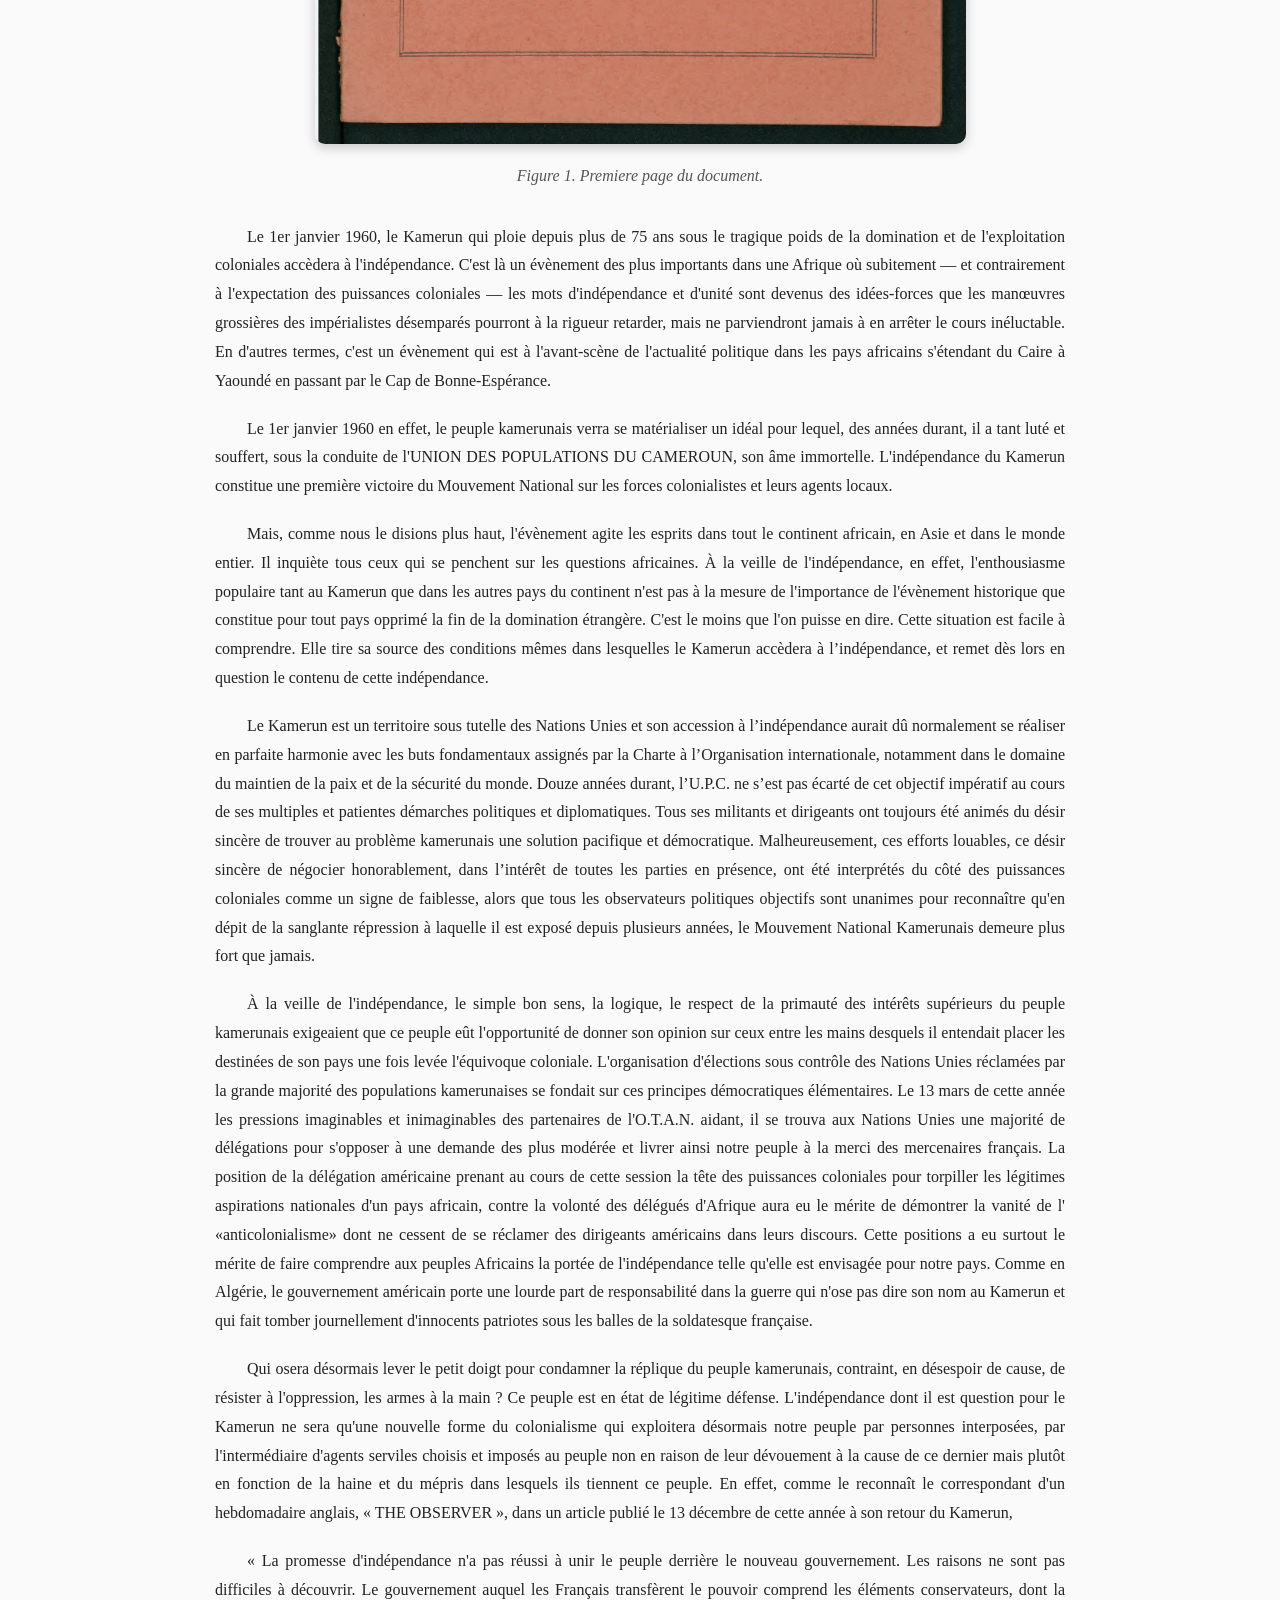
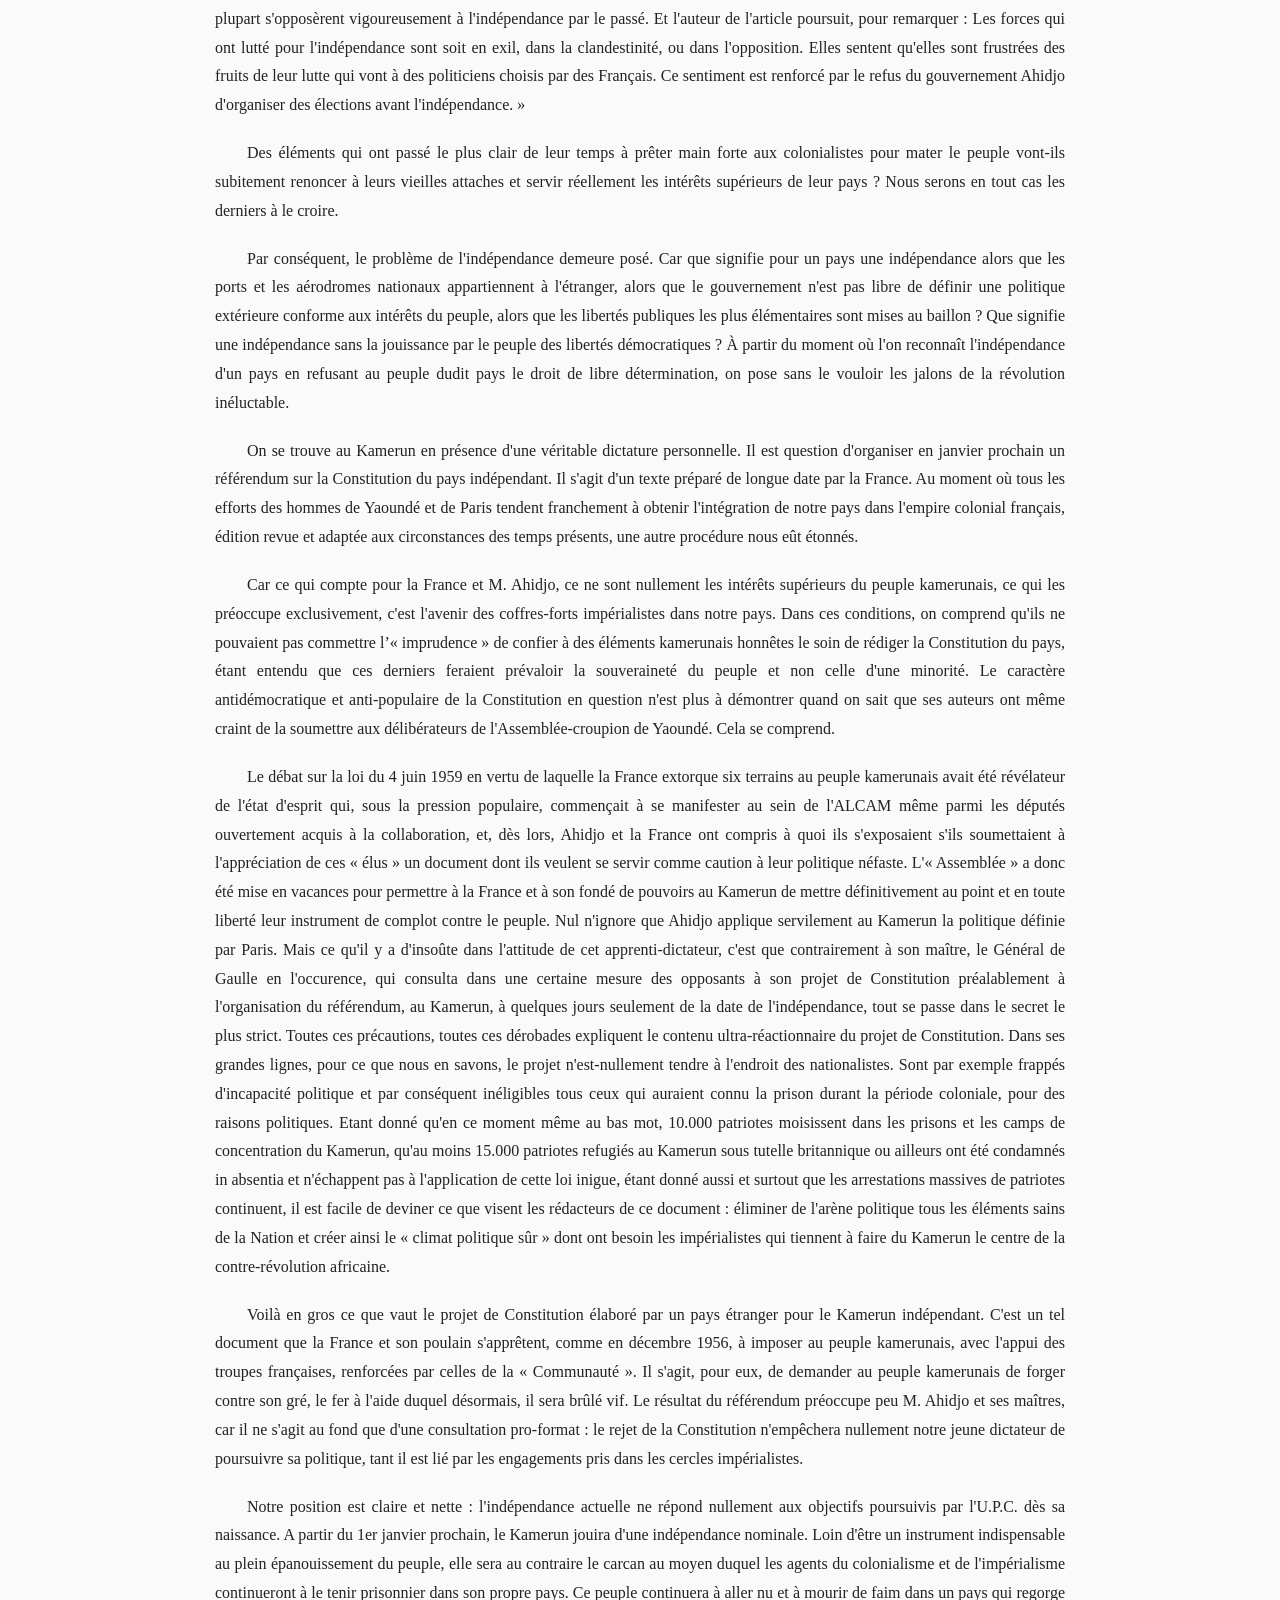
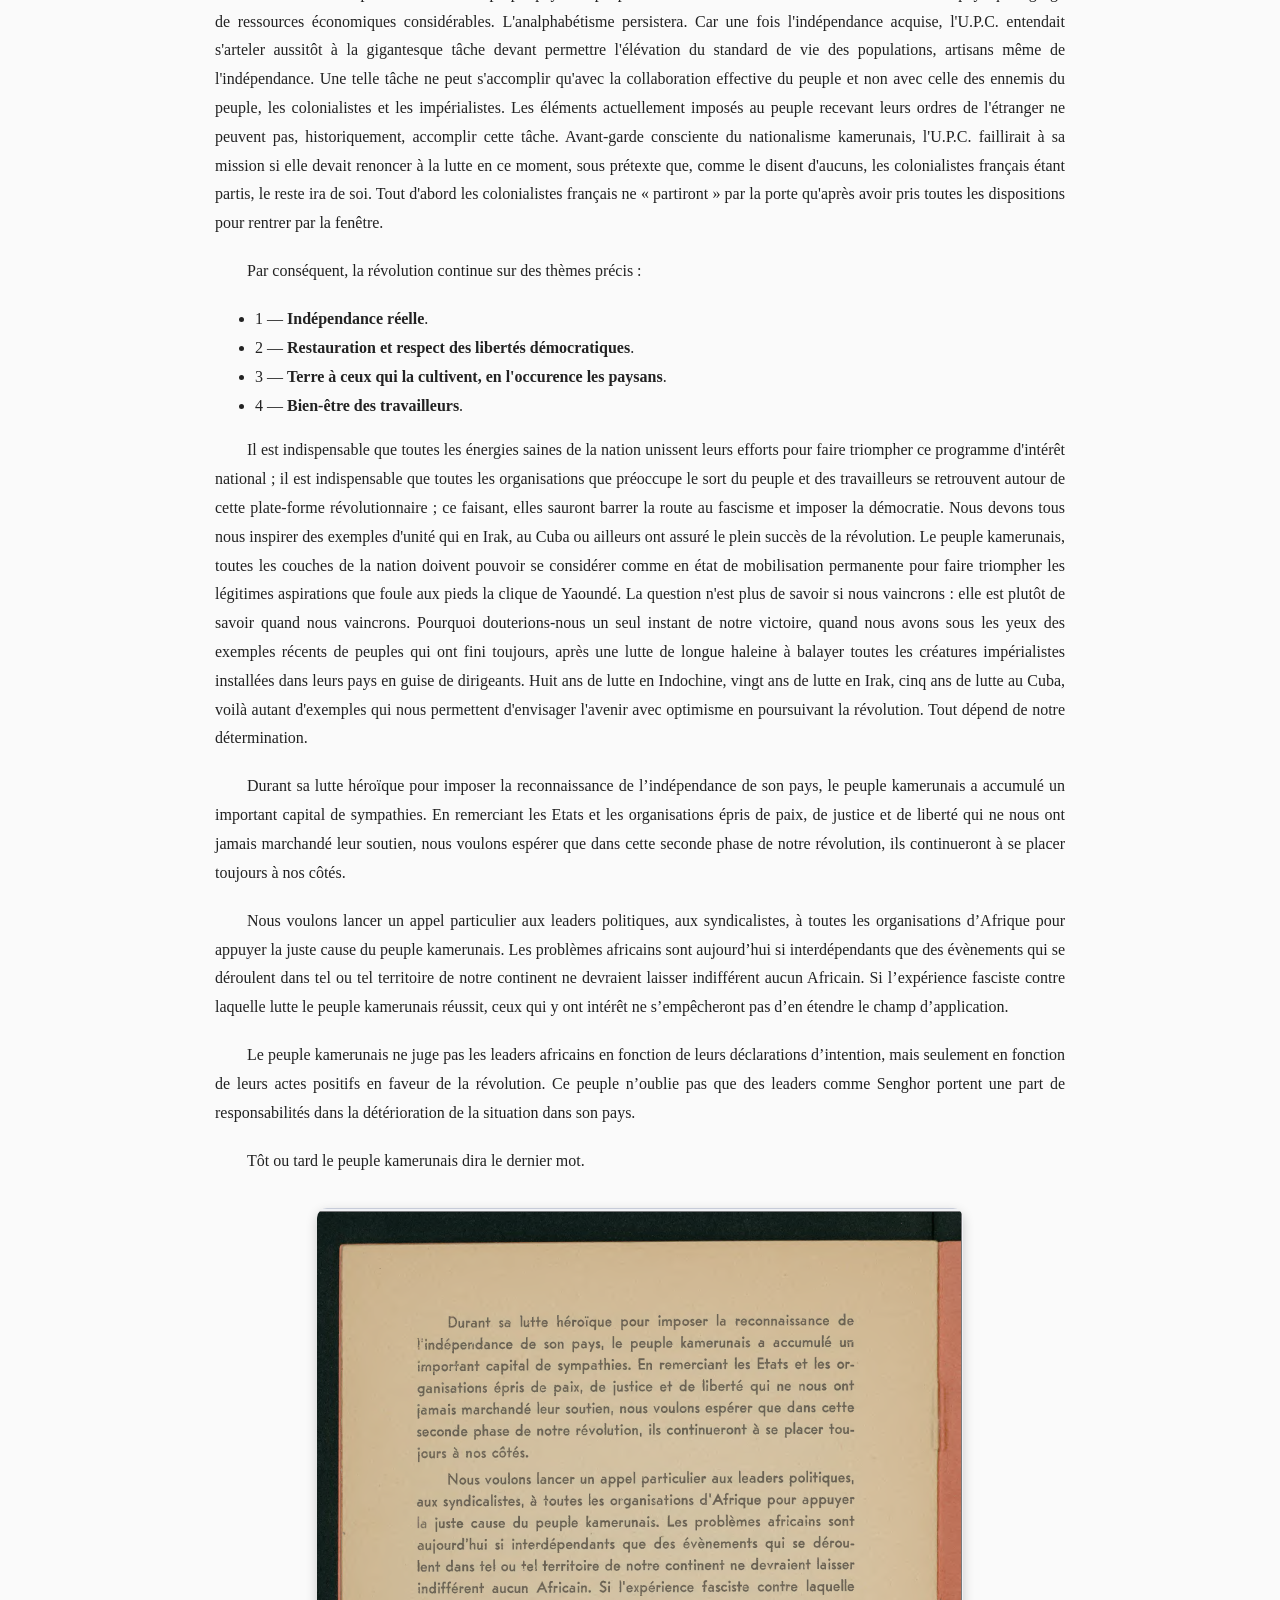
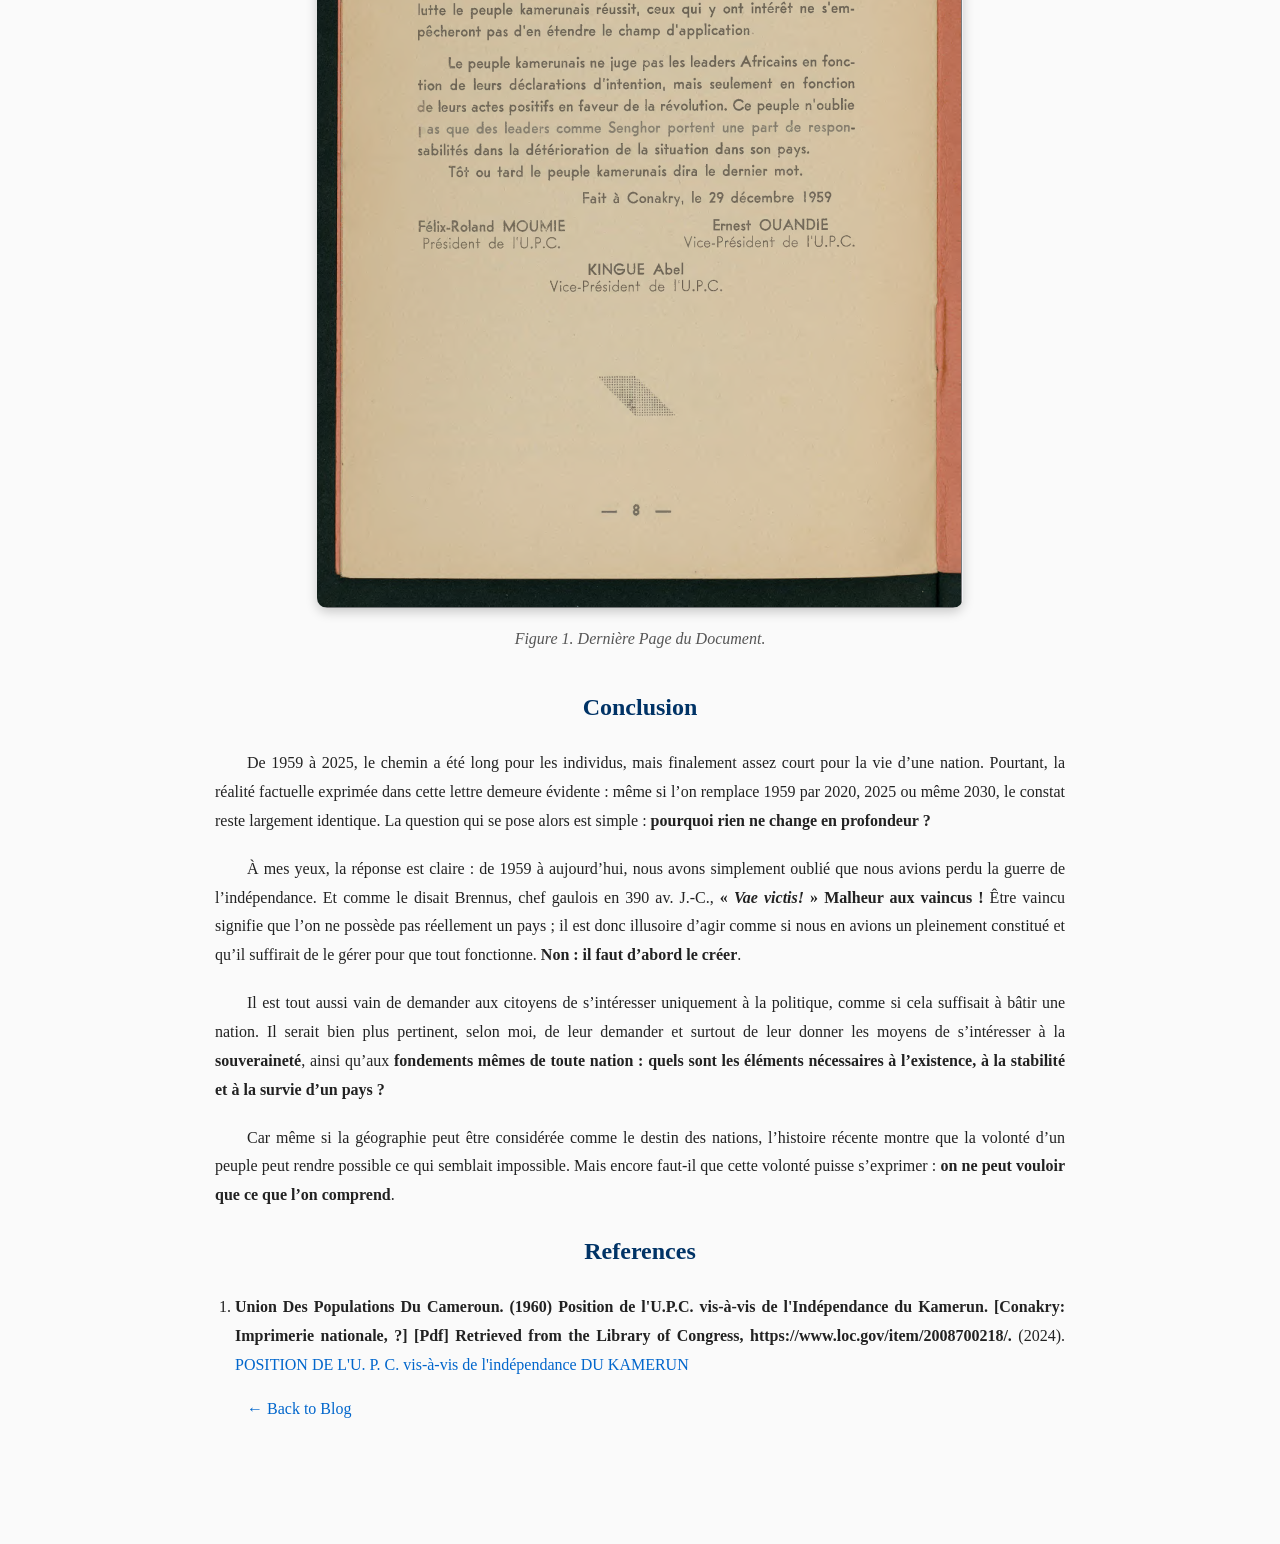
<file: posts/Les derniers Hommes Camerounais.html>
<!DOCTYPE html>
<html lang="en">
<head>
  <meta charset="UTF-8" />
  <meta name="viewport" content="width=device-width, initial-scale=1.0"/>
  <title>Les derniers Hommes Kamerunais</title>

  <style>
    /* ===== same palette as your blog ===== */
    :root{
      --text-color:#000000;
      --heading-color:#003366;
      --main-bg:#D3D3D3;
      --section-bg:#F8F9FA;
      --accent-blue:#500000;
      --teal-accent:#0000FF;
    }

    /* ===== navbar / ribbons ===== */
    .navbar{
      background-color:var(--accent-blue);
      padding:20px; position:fixed; top:0; left:0; width:100%;
      z-index:1000; display:flex; justify-content:center; align-items:center;
      gap:2rem; box-shadow:0 2px 10px rgba(0,0,0,.2);
    }
    .navbar-brand{ color:#fff; font-size:24px; font-weight:bold; text-decoration:none; }
    .navbar-links{ display:flex; gap:1rem; }
    .navbar-links a{ color:#fff; font-weight:bold; font-size:18px; padding:5px 10px; border-radius:5px; text-decoration:none; }
    .navbar-links a:hover{ background:rgba(255,255,255,.2); transform:scale(1.05); }

    .menu-toggle{ display:none; flex-direction:column; cursor:pointer; gap:5px; }
    .menu-toggle span{ width:25px; height:3px; background:#fff; border-radius:2px; }

    @media (max-width:768px){
      .navbar{ flex-direction:column; gap:0; position:fixed; }
      .navbar-links{ position:absolute; top:60px; right:10px; width:200px; background:var(--accent-blue);
        flex-direction:column; display:none; padding:10px; border-radius:8px; box-shadow:0 4px 8px rgba(0,0,0,.3);}
      .navbar-links.active{ display:flex; }
      .menu-toggle{ display:flex; }
      .navbar-links a{ margin:10px 0; font-size:18px; text-align:right; }
    }

    .bottom-ribbon{
      position:fixed; bottom:-60px; left:0; width:100%;
      background:var(--accent-blue); color:#fff; text-align:center;
      padding:15px 0; font-weight:bold; font-size:15px; z-index:1000;
      transition:bottom .3s ease;
    }
    .bottom-ribbon.visible{ bottom:0; }

    /* ===== post styles (yours) ===== */
    body{
      font-family:Georgia, serif;
      line-height:1.8;
      color:#222;
      background:#fafafa;
      max-width:850px;
      margin:0 auto;
      padding:0 20px;
      text-align:justify;
    }
    /* keep content clear of fixed navbar */
    .post-container{ margin-top:120px; margin-bottom:120px; }
    h1,h2,h3{ color:#003366; text-align:center; }
    p{ text-align:justify; text-indent:2em; margin-bottom:1.2em; }
    a{ color:#0066cc; text-decoration:none; }
    a:hover{ text-decoration:underline; }
    hr{ margin:2em 0; }
    ol.refs { padding-left: 1.25rem; }
    ol.refs li { margin-bottom: .6rem; }
  </style>
</head>
<body>

  <!-- TOP RIBBON (same as blog) -->
  <div class="navbar">
    <a class="navbar-brand" href="/index.html">Gergino Chounna Y.</a>
    <div class="menu-toggle" onclick="toggleMenu()">
      <span></span><span></span><span></span>
    </div>
    <div class="navbar-links" id="navbarLinks">
      <a href="/publications.html">Research Outcomes</a>
      <a href="/talks.html">Talks</a>
      <a href="/advocacy.html">Advocacy</a>
      <a href="/awards.html">Fellowships and Awards</a>
      <a href="/blog.html">Blog Posts</a>
      <a href="/contact.html">Contact</a>
    </div>
  </div>

  <!-- POST CONTENT -->
  <div class="post-container">
    <h1>Les derniers Hommes Kamerunais</h1>
    <p><em>By <strong>Gergino</strong>, November 17, 2025</em></p>
   

    
    <p> Je n’appartiens à aucun parti, et cela ne m’intéresse pas. Car je crois qu’une nation est trop importante et fait face à trop de défis pour que nous perdions du temps à nous diviser en groupes, chacun cherchant à démontrer que c’est son groupe qui a raison, pendant que les défis et la capacité de les résoudre continuent de nous échapper. Les nations sont façonnées par leur histoire, dans laquelle les citoyens puisent les outils de compréhension et les armes nécessaires pour aborder les défis contemporains. Pour moi, la grandeur d’une nation réside dans la grandeur de pensée de ses citoyens. Mais le cadre de pensée est malheureusement structuré par l’expérience vécue et apprise au cours de la vie. Ainsi, penser contre soi, ou critiquer sa propre pensée, est fondamental pour aller de l’avant et produire des réflexions efficaces, capables de restructurer notre environnement et notre société. Dans le dynamisme des peuples, il est souvent dit que les temps difficiles créent des hommes forts, et que les temps faciles créent des hommes faibles, qui, par leur faiblesse, font revenir les temps difficiles. Pour ma part, je me demande combien de siècles dure réellement notre cycle. Car l’histoire des cinq cents dernières années peine à expliquer ces cycles pour l’Afrique. J’ajouterais donc que les situations difficiles créent des hommes forts, si et seulement si ceux-ci prennent conscience de la difficulté de leur situation et s’accordent sur le fait que le devoir d’y remédier est une nécessité absolue et inaliénable pour leur survie, en tant que peuple ou nation. Cette pensée est probablement celle qui régnait dans l’esprit de nos pères fondateurs en 1959, lorsqu’ils expliquaient pourquoi l’indépendance reçue n’était qu’une poudre aux yeux. On peut d’ailleurs constater qu’il y a très peu de différences entre 1959 et 2025. </p>
    
    <p>Dans cet article, je vous livre simplement le contenu de leurs écrits de 1959, que l’on peut retrouver dans les archives du Congrès américain <a href="https://www.loc.gov/item/2008700218/" target="_blank" rel="noopener noreferrer">
            POSITION DE L'U. P. C. vis-à-vis de l'indépendance DU KAMERUN
          </a> . </p>

<figure style="text-align:center; margin: 2em auto;">
  <img src="/Premier_Page_UPC.png" alt="Premiere page du document" style="max-width:100%; border-radius:10px; box-shadow:0 4px 12px rgba(0,0,0,0.2);">
  <figcaption style="font-style:italic; margin-top:0.5em; color:#555;">
    Figure 1. Premiere page du document.
  </figcaption>
</figure>
    
    <p> Le 1er janvier 1960, le Kamerun qui ploie depuis plus de 75 ans sous le tragique poids de la domination et de l'exploitation coloniales accèdera à l'indépendance. C'est là un évènement des plus importants dans une Afrique où subitement — et contrairement à l'expectation des puissances coloniales — les mots d'indépendance et d'unité sont devenus des idées-forces que les manœuvres grossières des impérialistes désemparés pourront à la rigueur retarder, mais ne parviendront jamais à en arrêter le cours inéluctable. En d'autres termes, c'est un évènement qui est à l'avant-scène de l'actualité politique dans les pays africains s'étendant du Caire à Yaoundé en passant par le Cap de Bonne-Espérance. </p>
    
    <p> Le 1er janvier 1960 en effet, le peuple kamerunais verra se matérialiser un idéal pour lequel, des années durant, il a tant luté et souffert, sous la conduite de l'UNION DES POPULATIONS DU CAMEROUN, son âme immortelle. L'indépendance du Kamerun constitue une première victoire du Mouvement National sur les forces colonialistes et leurs agents locaux. </p>
    
    <p> Mais, comme nous le disions plus haut, l'évènement agite les esprits dans tout le continent africain, en Asie et dans le monde entier. Il inquiète tous ceux qui se penchent sur les questions africaines. À la veille de l'indépendance, en effet, l'enthousiasme populaire tant au Kamerun que dans les autres pays du continent n'est pas à la mesure de l'importance de l'évènement historique que constitue pour tout pays opprimé la fin de la domination étrangère. C'est le moins que l'on puisse en dire. Cette situation est facile à comprendre. Elle tire sa source des conditions mêmes dans lesquelles le Kamerun accèdera à l’indépendance, et remet dès lors en question le contenu de cette indépendance. </p>
    
    
    <p> Le Kamerun est un territoire sous tutelle des Nations Unies et son accession à l’indépendance aurait dû normalement se réaliser en parfaite harmonie avec les buts fondamentaux assignés par la Charte à l’Organisation internationale, notamment dans le domaine du maintien de la paix et de la sécurité du monde. Douze années durant, l’U.P.C. ne s’est pas écarté de cet objectif impératif au cours de ses multiples et patientes démarches politiques et diplomatiques. Tous ses militants et dirigeants ont toujours été animés du désir sincère de trouver au problème kamerunais une solution pacifique et démocratique. Malheureusement, ces efforts louables, ce désir sincère de négocier honorablement, dans l’intérêt de toutes les parties en présence, ont été interprétés du côté des puissances coloniales comme un signe de faiblesse, alors que tous les observateurs politiques objectifs sont unanimes pour reconnaître qu'en dépit de la sanglante répression à laquelle il est exposé depuis plusieurs années, le Mouvement National Kamerunais demeure plus fort que jamais. </p>
    <p> À la veille de l'indépendance, le simple bon sens, la logique, le respect de la primauté des intérêts supérieurs du peuple kamerunais exigeaient que ce peuple eût l'opportunité de donner son opinion sur ceux entre les mains desquels il entendait placer les destinées de son pays une fois levée l'équivoque coloniale. L'organisation d'élections sous contrôle des Nations Unies réclamées par la grande majorité des populations kamerunaises se fondait sur ces principes démocratiques élémentaires. Le 13 mars de cette année les pressions imaginables et inimaginables des partenaires de l'O.T.A.N. aidant, il se trouva aux Nations Unies une majorité de délégations pour s'opposer à une demande des plus modérée et livrer ainsi notre peuple à la merci des mercenaires français. La position de la délégation américaine prenant au cours de cette session la tête des puissances coloniales pour torpiller les légitimes aspirations nationales d'un pays africain, contre la volonté des délégués d'Afrique aura eu le mérite de démontrer la vanité de l' «anticolonialisme» dont ne cessent de se réclamer des dirigeants américains dans leurs discours. Cette positions a eu surtout le mérite de faire comprendre aux peuples Africains la portée de l'indépendance telle qu'elle est envisagée pour notre pays. Comme en Algérie, le gouvernement américain porte une lourde part de responsabilité dans la guerre qui n'ose pas dire son nom au Kamerun et qui fait tomber journellement d'innocents patriotes sous les balles de la soldatesque française. </p>
    <p> Qui osera désormais lever le petit doigt pour condamner la réplique du peuple kamerunais, contraint, en désespoir de cause, de résister à l'oppression, les armes à la main ? Ce peuple est en état de légitime défense. L'indépendance dont il est question pour le Kamerun ne sera qu'une nouvelle forme du colonialisme qui exploitera désormais notre peuple par personnes interposées, par l'intermédiaire d'agents serviles choisis et imposés au peuple non en raison de leur dévouement à la cause de ce dernier mais plutôt en fonction de la haine et du mépris dans lesquels ils tiennent ce peuple. En effet, comme le reconnaît le correspondant d'un hebdomadaire anglais, « THE OBSERVER », dans un article publié le 13 décembre de cette année à son retour du Kamerun, </p>
    <p> « La promesse d'indépendance n'a pas réussi à unir le peuple derrière le nouveau gouvernement. Les raisons ne sont pas difficiles à découvrir. Le gouvernement auquel les Français transfèrent le pouvoir comprend les éléments conservateurs, dont la plupart s'opposèrent vigoureusement à l'indépendance par le passé. Et l'auteur de l'article poursuit, pour remarquer : Les forces qui ont lutté pour l'indépendance sont soit en exil, dans la clandestinité, ou dans l'opposition. Elles sentent qu'elles sont frustrées des fruits de leur lutte qui vont à des politiciens choisis par des Français. Ce sentiment est renforcé par le refus du gouvernement Ahidjo d'organiser des élections avant l'indépendance. » </p>
    <p> Des éléments qui ont passé le plus clair de leur temps à prêter main forte aux colonialistes pour mater le peuple vont-ils subitement renoncer à leurs vieilles attaches et servir réellement les intérêts supérieurs de leur pays ? Nous serons en tout cas les derniers à le croire. </p>
    <p> Par conséquent, le problème de l'indépendance demeure posé. Car que signifie pour un pays une indépendance alors que les ports et les aérodromes nationaux appartiennent à l'étranger, alors que le gouvernement n'est pas libre de définir une politique extérieure conforme aux intérêts du peuple, alors que les libertés publiques les plus élémentaires sont mises au baillon ? Que signifie une indépendance sans la jouissance par le peuple des libertés démocratiques ? À partir du moment où l'on reconnaît l'indépendance d'un pays en refusant au peuple dudit pays le droit de libre détermination, on pose sans le vouloir les jalons de la révolution inéluctable. </p>
    <p> On se trouve au Kamerun en présence d'une véritable dictature personnelle. Il est question d'organiser en janvier prochain un référendum sur la Constitution du pays indépendant. Il s'agit d'un texte préparé de longue date par la France. Au moment où tous les efforts des hommes de Yaoundé et de Paris tendent franchement à obtenir l'intégration de notre pays dans l'empire colonial français, édition revue et adaptée aux circonstances des temps présents, une autre procédure nous eût étonnés.  </p>
    <p> Car ce qui compte pour la France et M. Ahidjo, ce ne sont nullement les intérêts supérieurs du peuple kamerunais, ce qui les préoccupe exclusivement, c'est l'avenir des coffres-forts impérialistes dans notre pays. Dans ces conditions, on comprend qu'ils ne pouvaient pas commettre l’« imprudence » de confier à des éléments kamerunais honnêtes le soin de rédiger la Constitution du pays, étant entendu que ces derniers feraient prévaloir la souveraineté du peuple et non celle d'une minorité. Le caractère antidémocratique et anti-populaire de la Constitution en question n'est plus à démontrer quand on sait que ses auteurs ont même craint de la soumettre aux délibérateurs de l'Assemblée-croupion de Yaoundé. Cela se comprend. </p>
    <p> Le débat sur la loi du 4 juin 1959 en vertu de laquelle la France extorque six terrains au peuple kamerunais avait été révélateur de l'état d'esprit qui, sous la pression populaire, commençait à se manifester au sein de l'ALCAM même parmi les députés ouvertement acquis à la collaboration, et, dès lors, Ahidjo et la France ont compris à quoi ils s'exposaient s'ils soumettaient à l'appréciation de ces « élus » un document dont ils veulent se servir comme caution à leur politique néfaste. L'« Assemblée » a donc été mise en vacances pour permettre à la France et à son fondé de pouvoirs au Kamerun de mettre définitivement au point et en toute liberté leur instrument de complot contre le peuple. Nul n'ignore que Ahidjo applique servilement au Kamerun la politique définie par Paris. Mais ce qu'il y a d'insoûte dans l'attitude de cet apprenti-dictateur, c'est que contrairement à son maître, le Général de Gaulle en l'occurence, qui consulta dans une certaine mesure des opposants à son projet de Constitution préalablement à l'organisation du référendum, au Kamerun, à quelques jours seulement de la date de l'indépendance, tout se passe dans le secret le plus strict. Toutes ces précautions, toutes ces dérobades expliquent le contenu ultra-réactionnaire du projet de Constitution. Dans ses grandes lignes, pour ce que nous en savons, le projet n'est-nullement tendre à l'endroit des nationalistes. Sont par exemple frappés d'incapacité politique et par conséquent inéligibles tous ceux qui auraient connu la prison durant la période coloniale, pour des raisons politiques. Etant donné qu'en ce moment même au bas mot, 10.000 patriotes moisissent dans les prisons et les camps de concentration du Kamerun, qu'au moins 15.000 patriotes refugiés au Kamerun sous tutelle britannique ou ailleurs ont été condamnés in absentia et n'échappent pas à l'application de cette loi inigue, étant donné aussi et surtout que les arrestations massives de patriotes continuent, il est facile de deviner ce que visent les rédacteurs de ce document : éliminer de l'arène politique tous les éléments sains de la Nation et créer ainsi le « climat politique sûr » dont ont besoin les impérialistes qui tiennent à faire du Kamerun le centre de la contre-révolution africaine. </p>
    <p> Voilà en gros ce que vaut le projet de Constitution élaboré par un pays étranger pour le Kamerun indépendant. C'est un tel document que la France et son poulain s'apprêtent, comme en décembre 1956, à imposer au peuple kamerunais, avec l'appui des troupes françaises, renforcées par celles de la « Communauté ». Il s'agit, pour eux, de demander au peuple kamerunais de forger contre son gré, le fer à l'aide duquel désormais, il sera brûlé vif. Le résultat du référendum préoccupe peu M. Ahidjo et ses maîtres, car il ne s'agit au fond que d'une consultation pro-format : le rejet de la Constitution n'empêchera nullement notre jeune dictateur de poursuivre sa politique, tant il est lié par les engagements pris dans les cercles impérialistes. </p>
    <p> Notre position est claire et nette : l'indépendance actuelle ne répond nullement aux objectifs poursuivis par l'U.P.C. dès sa naissance. A partir du 1er janvier prochain, le Kamerun jouira d'une indépendance nominale. Loin d'être un instrument indispensable au plein épanouissement du peuple, elle sera au contraire le carcan au moyen duquel les agents du colonialisme et de l'impérialisme continueront à le tenir prisonnier dans son propre pays. Ce peuple continuera à aller nu et à mourir de faim dans un pays qui regorge de ressources économiques considérables. L'analphabétisme persistera. Car une fois l'indépendance acquise, l'U.P.C. entendait s'arteler aussitôt à la gigantesque tâche devant permettre l'élévation du standard de vie des populations, artisans même de l'indépendance. Une telle tâche ne peut s'accomplir qu'avec la collaboration effective du peuple et non avec celle des ennemis du peuple, les colonialistes et les impérialistes. Les éléments actuellement imposés au peuple recevant leurs ordres de l'étranger ne peuvent pas, historiquement, accomplir cette tâche. Avant-garde consciente du nationalisme kamerunais, l'U.P.C. faillirait à sa mission si elle devait renoncer à la lutte en ce moment, sous prétexte que, comme le disent d'aucuns, les colonialistes français étant partis, le reste ira de soi. Tout d'abord les colonialistes français ne « partiront » par la porte qu'après avoir pris toutes les dispositions pour rentrer par la fenêtre. </p>
    <p> Par conséquent, la révolution continue sur des thèmes précis : </p>
    <ul>
        <li>1 — <strong>Indépendance réelle</strong>.</li>
        <li>2 — <strong>Restauration et respect des libertés démocratiques</strong>.</li>
        <li>3 — <strong>Terre à ceux qui la cultivent, en l'occurence les paysans</strong>.</li>
        <li>4 — <strong>Bien-être des travailleurs</strong>.</li>
      </ul>
    <p> Il est indispensable que toutes les énergies saines de la nation unissent leurs efforts pour faire triompher ce programme d'intérêt national ; il est indispensable que toutes les organisations que préoccupe le sort du peuple et des travailleurs se retrouvent autour de cette plate-forme révolutionnaire ; ce faisant, elles sauront barrer la route au fascisme et imposer la démocratie. Nous devons tous nous inspirer des exemples d'unité qui en Irak, au Cuba ou ailleurs ont assuré le plein succès de la révolution. Le peuple kamerunais, toutes les couches de la nation doivent pouvoir se considérer comme en état de mobilisation permanente pour faire triompher les légitimes aspirations que foule aux pieds la clique de Yaoundé. La question n'est plus de savoir si nous vaincrons : elle est plutôt de savoir quand nous vaincrons. Pourquoi douterions-nous un seul instant de notre victoire, quand nous avons sous les yeux des exemples récents de peuples qui ont fini toujours, après une lutte de longue haleine à balayer toutes les créatures impérialistes installées dans leurs pays en guise de dirigeants. Huit ans de lutte en Indochine, vingt ans de lutte en Irak, cinq ans de lutte au Cuba, voilà autant d'exemples qui nous permettent d'envisager l'avenir avec optimisme en poursuivant la révolution. Tout dépend de notre détermination. </p>
    <p> Durant sa lutte héroïque pour imposer la reconnaissance de l’indépendance de son pays, le peuple kamerunais a accumulé un important capital de sympathies. En remerciant les Etats et les organisations épris de paix, de justice et de liberté qui ne nous ont jamais marchandé leur soutien, nous voulons espérer que dans cette seconde phase de notre révolution, ils continueront à se placer toujours à nos côtés. </p>
    <p> Nous voulons lancer un appel particulier aux leaders politiques, aux syndicalistes, à toutes les organisations d’Afrique pour appuyer la juste cause du peuple kamerunais. Les problèmes africains sont aujourd’hui si interdépendants que des évènements qui se déroulent dans tel ou tel territoire de notre continent ne devraient laisser indifférent aucun Africain. Si l’expérience fasciste contre laquelle lutte le peuple kamerunais réussit, ceux qui y ont intérêt ne s’empêcheront pas d’en étendre le champ d’application. </p>
    <p> Le peuple kamerunais ne juge pas les leaders africains en fonction de leurs déclarations d’intention, mais seulement en fonction de leurs actes positifs en faveur de la révolution. Ce peuple n’oublie pas que des leaders comme Senghor portent une part de responsabilités dans la détérioration de la situation dans son pays.  </p>
    <p> Tôt ou tard le peuple kamerunais dira le dernier mot. </p>
    
   
   <figure style="text-align:center; margin: 2em auto;">
  <img src="/Dernier_Page_UPC.png" alt="Derniere Page du Document" style="max-width:100%; border-radius:10px; box-shadow:0 4px 12px rgba(0,0,0,0.2);">
  <figcaption style="font-style:italic; margin-top:0.5em; color:#555;">
    Figure 1. Dernière Page du Document.
  </figcaption>
</figure>

    <h2 id="Conclusion">Conclusion</h2>
    <p> De 1959 à 2025, le chemin a été long pour les individus, mais finalement assez court pour la vie d’une nation. Pourtant, la réalité factuelle exprimée dans cette lettre demeure évidente : même si l’on remplace 1959 par 2020, 2025 ou même 2030, le constat reste largement identique. La question qui se pose alors est simple : <strong>pourquoi rien ne change en profondeur ?</strong> </p>
    <p> À mes yeux, la réponse est claire : de 1959 à aujourd’hui, nous avons simplement oublié que nous avions perdu la guerre de l’indépendance. Et comme le disait Brennus, chef gaulois en 390 av. J.-C., <strong>« <em>Vae victis!</em> » Malheur aux vaincus !</strong>
Être vaincu signifie que l’on ne possède pas réellement un pays ; il est donc illusoire d’agir comme si nous en avions un pleinement constitué et qu’il suffirait de le gérer pour que tout fonctionne. <strong>Non : il faut d’abord le créer</strong>.
 </p>
    <p> Il est tout aussi vain de demander aux citoyens de s’intéresser uniquement à la politique, comme si cela suffisait à bâtir une nation. Il serait bien plus pertinent, selon moi, de leur demander et surtout de leur donner les moyens de s’intéresser à la <strong>souveraineté</strong>, ainsi qu’aux <strong>fondements mêmes de toute nation : quels sont les éléments nécessaires à l’existence, à la stabilité et à la survie d’un pays ?</strong> </p>
    <p> Car même si la géographie peut être considérée comme le destin des nations, l’histoire récente montre que la volonté d’un peuple peut rendre possible ce qui semblait impossible.
Mais encore faut-il que cette volonté puisse s’exprimer : <strong>on ne peut vouloir que ce que l’on comprend</strong>.
 </p>

    <h2 id="references">References</h2>
    <ol class="refs">
      <li>
        <strong>Union Des Populations Du Cameroun. (1960) Position de l'U.P.C. vis-à-vis de l'Indépendance du Kamerun. [Conakry: Imprimerie nationale, ?] [Pdf] Retrieved from the Library of Congress, https://www.loc.gov/item/2008700218/.</strong> (2024).
       
        <a href="https://www.loc.gov/item/2008700218/" target="_blank" rel="noopener noreferrer">
          POSITION DE L'U. P. C. vis-à-vis de l'indépendance DU KAMERUN
        </a>
      </li>
      
    </ol>
  

    <p><a href="/blog.html">← Back to Blog</a></p>
  </div>

  <!-- FOOTER RIBBON -->
  <div class="bottom-ribbon" id="bottomRibbon">
    &copy; 2025 Chounna Yemele Gergino – Every single day brings something good that makes us smile
  </div>

  <script>
    function toggleMenu(){
      const navLinks = document.getElementById('navbarLinks');
      navLinks.classList.toggle('active');
    }

    // show footer ribbon when near bottom (same behavior as blog)
    window.addEventListener('scroll', function(){
      const bottomRibbon = document.getElementById('bottomRibbon');
      const scrollPosition = window.innerHeight + window.pageYOffset;
      const pageHeight = document.documentElement.scrollHeight;
      if (pageHeight - scrollPosition < 50) {
        bottomRibbon.classList.add('visible');
      } else {
        bottomRibbon.classList.remove('visible');
      }
    });
  </script>
</body>
</html>
</file>
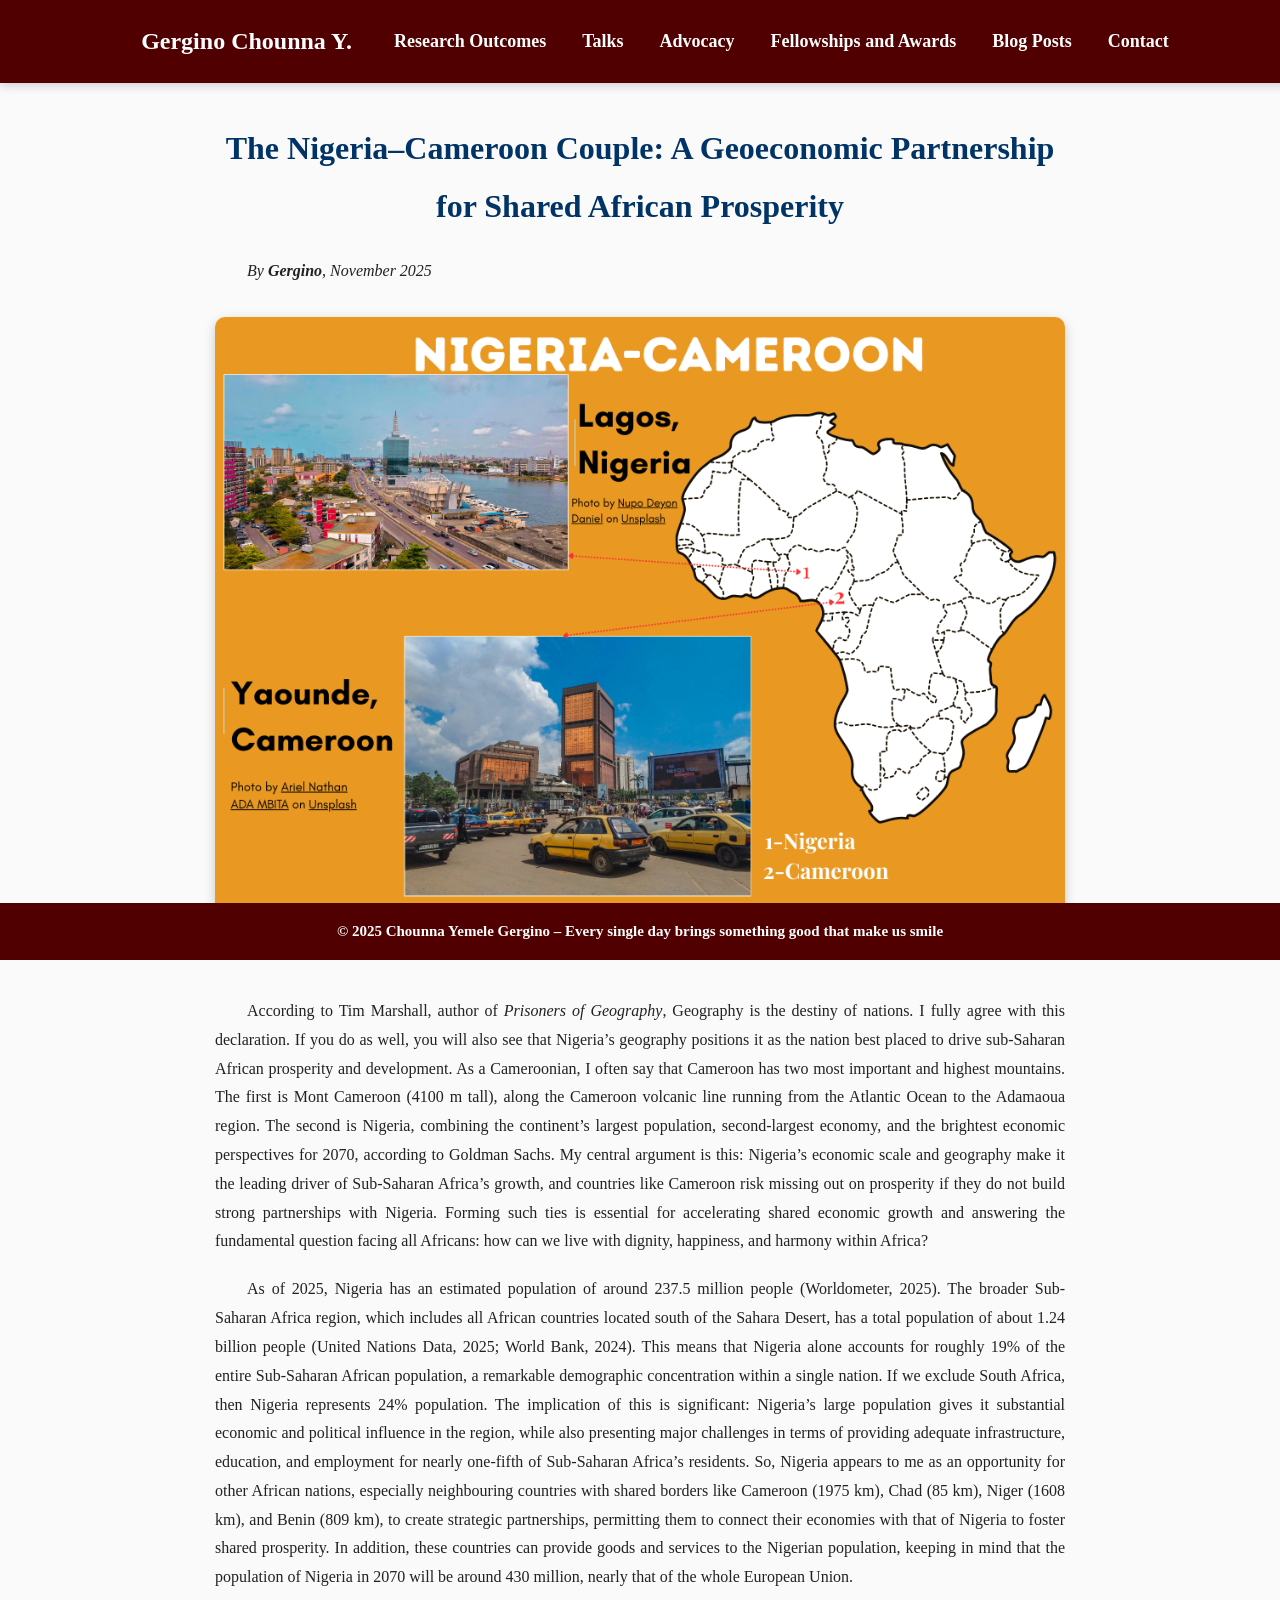
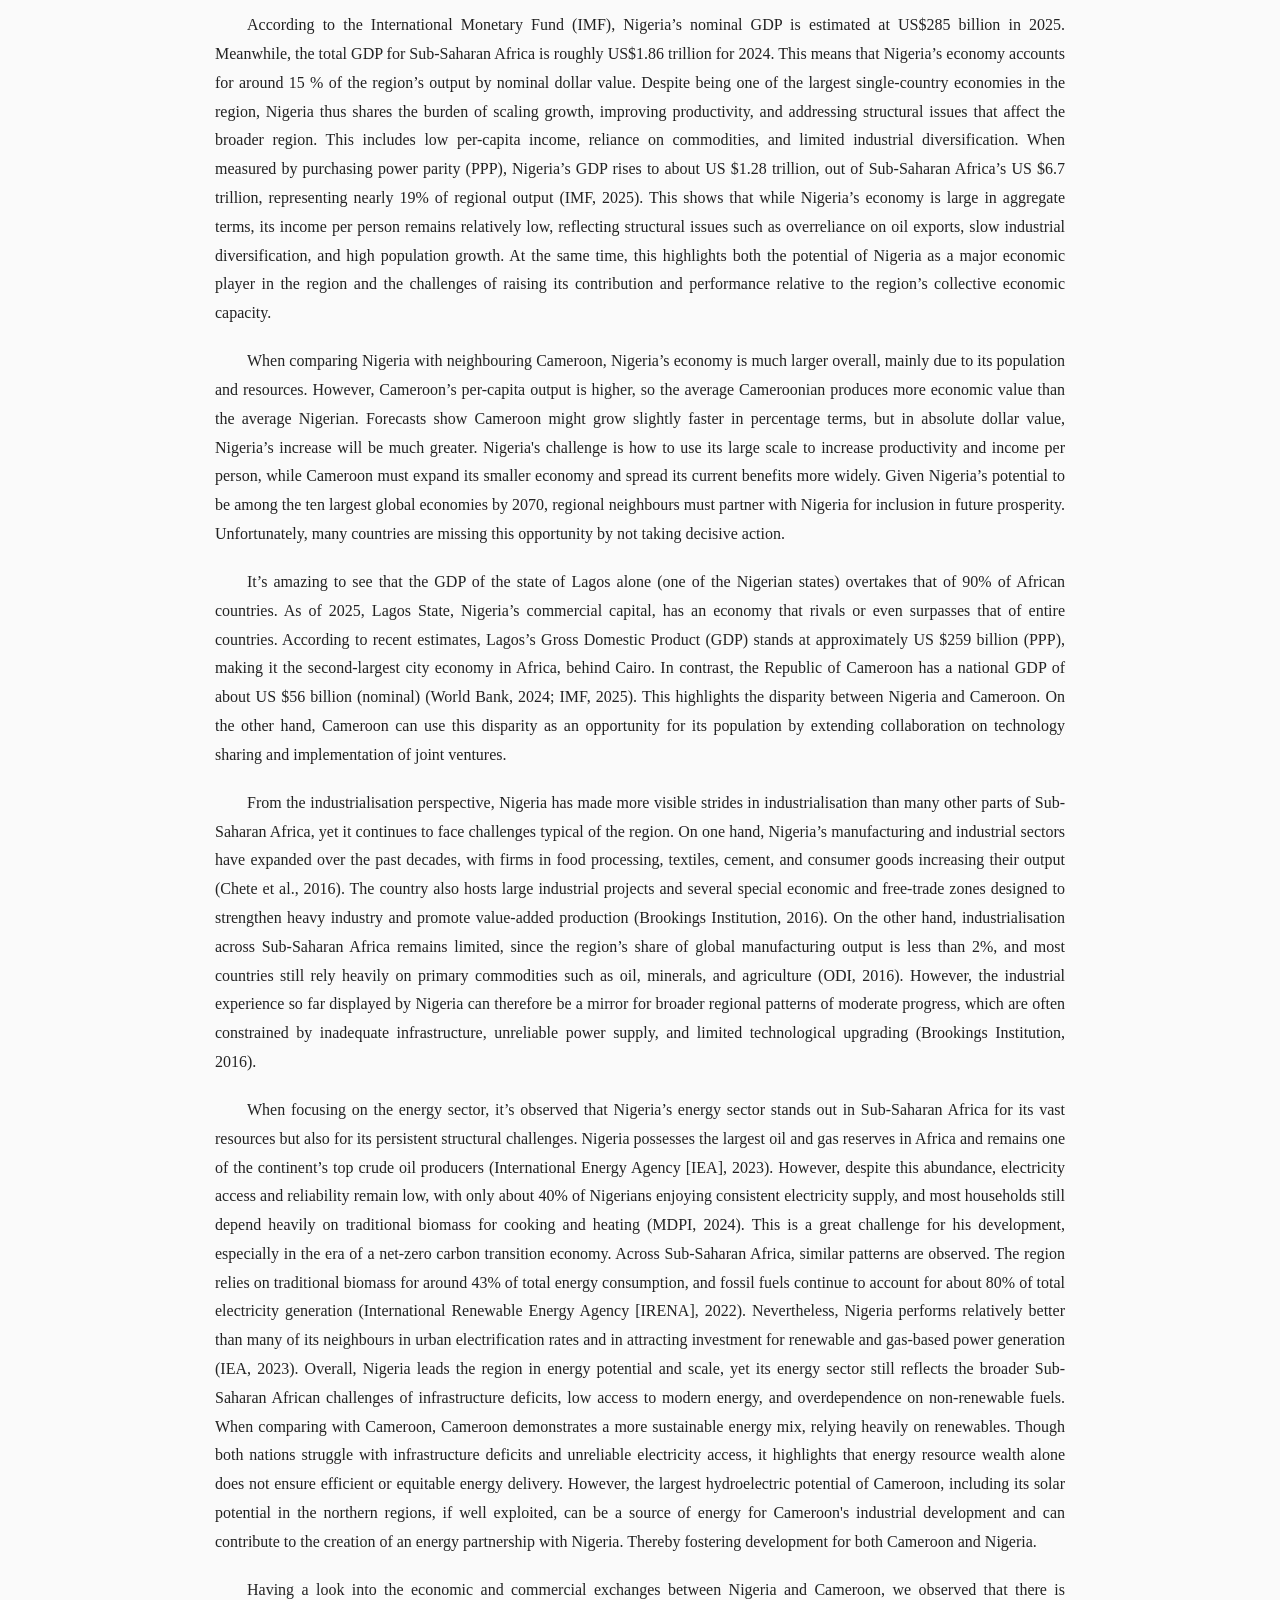
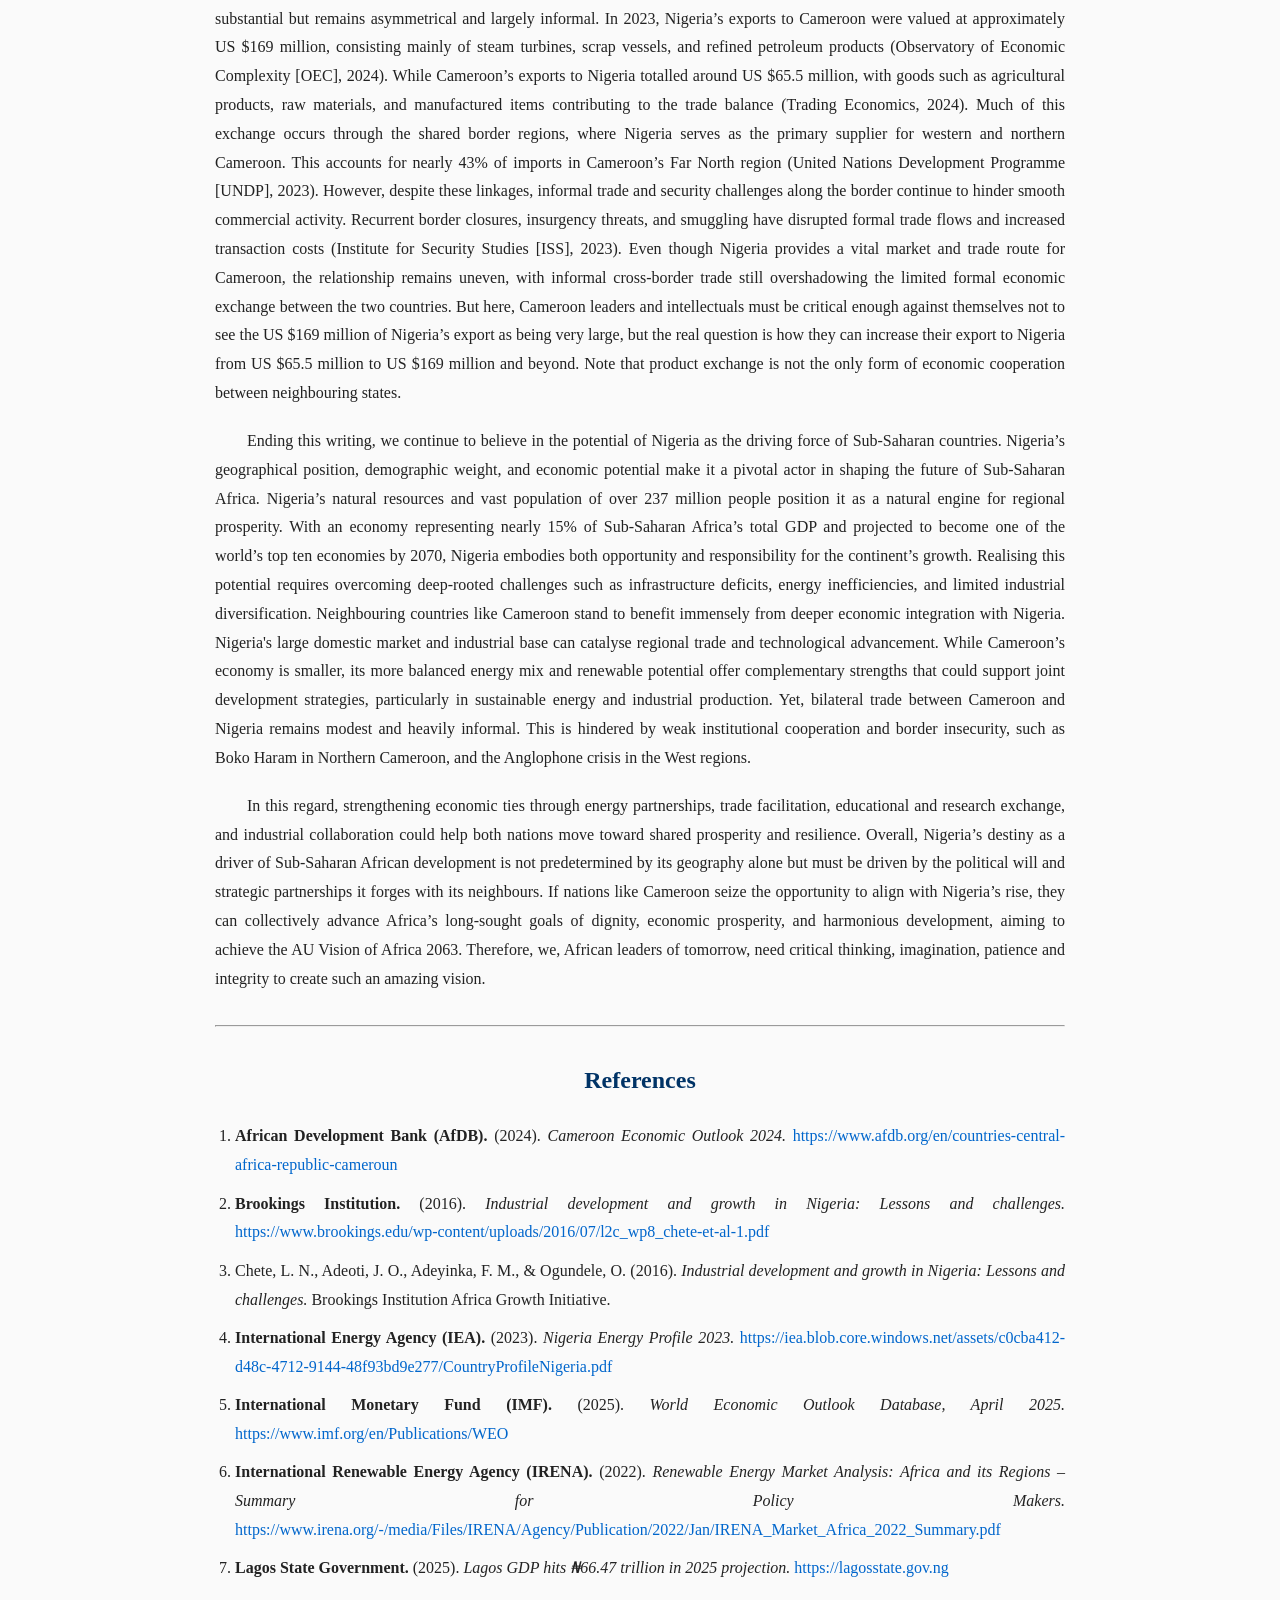
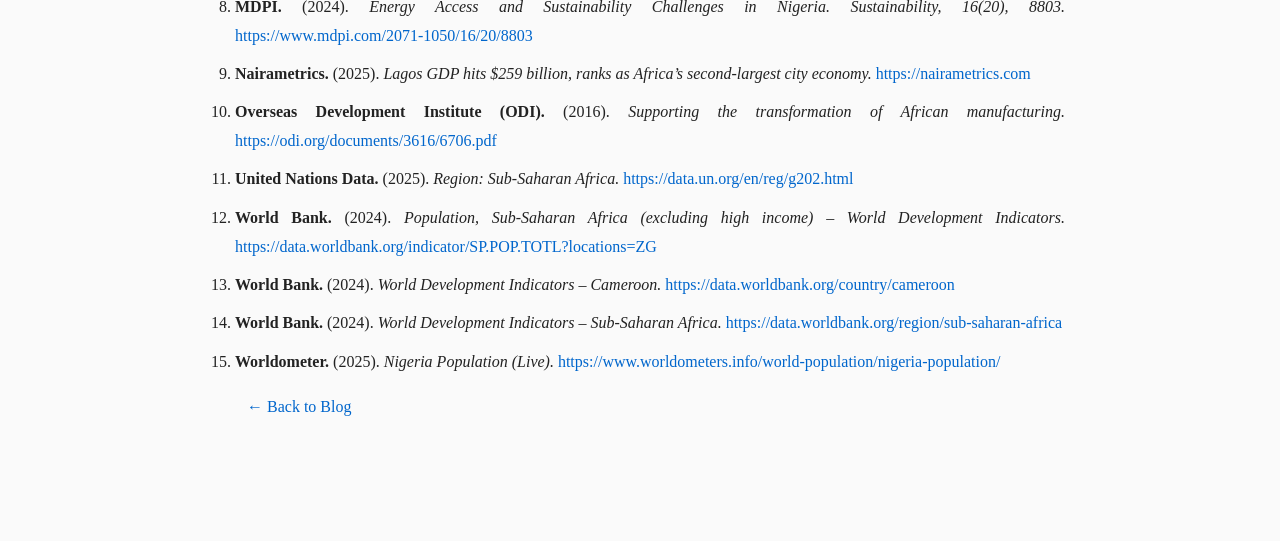
<file: posts/nigeria-cameroon-couple.html>
<!DOCTYPE html>
<html lang="en">
<head>
  <meta charset="UTF-8" />
  <meta name="viewport" content="width=device-width, initial-scale=1.0"/>
  <title>The Nigeria–Cameroon Couple</title>

  <style>
    /* ===== same palette as your blog ===== */
    :root{
      --text-color:#000000;
      --heading-color:#003366;
      --main-bg:#D3D3D3;
      --section-bg:#F8F9FA;
      --accent-blue:#500000;
      --teal-accent:#0000FF;
    }

    /* ===== navbar / ribbons ===== */
    .navbar{
      background-color:var(--accent-blue);
      padding:20px; position:fixed; top:0; left:0; width:100%;
      z-index:1000; display:flex; justify-content:center; align-items:center;
      gap:2rem; box-shadow:0 2px 10px rgba(0,0,0,.2);
    }
    .navbar-brand{ color:#fff; font-size:24px; font-weight:bold; text-decoration:none; }
    .navbar-links{ display:flex; gap:1rem; }
    .navbar-links a{ color:#fff; font-weight:bold; font-size:18px; padding:5px 10px; border-radius:5px; text-decoration:none; }
    .navbar-links a:hover{ background:rgba(255,255,255,.2); transform:scale(1.05); }

    .menu-toggle{ display:none; flex-direction:column; cursor:pointer; gap:5px; }
    .menu-toggle span{ width:25px; height:3px; background:#fff; border-radius:2px; }

    @media (max-width:768px){
      .navbar{ flex-direction:column; gap:0; position:fixed; }
      .navbar-links{ position:absolute; top:60px; right:10px; width:200px; background:var(--accent-blue);
        flex-direction:column; display:none; padding:10px; border-radius:8px; box-shadow:0 4px 8px rgba(0,0,0,.3);}
      .navbar-links.active{ display:flex; }
      .menu-toggle{ display:flex; }
      .navbar-links a{ margin:10px 0; font-size:18px; text-align:right; }
    }

    .bottom-ribbon{
      position:fixed; bottom:-60px; left:0; width:100%;
      background:var(--accent-blue); color:#fff; text-align:center;
      padding:15px 0; font-weight:bold; font-size:15px; z-index:1000;
      transition:bottom .3s ease;
    }
    .bottom-ribbon.visible{ bottom:0; }

    /* ===== post styles (yours) ===== */
    body{
      font-family:Georgia, serif;
      line-height:1.8;
      color:#222;
      background:#fafafa;
      max-width:850px;
      margin:0 auto;
      padding:0 20px;
      text-align:justify;
    }
    /* keep content clear of fixed navbar */
    .post-container{ margin-top:120px; margin-bottom:120px; }
    h1,h2,h3{ color:#003366; text-align:center; }
    p{ text-align:justify; text-indent:2em; margin-bottom:1.2em; }
    a{ color:#0066cc; text-decoration:none; }
    a:hover{ text-decoration:underline; }
    hr{ margin:2em 0; }
    ol.refs { padding-left: 1.25rem; }
    ol.refs li { margin-bottom: .6rem; }
  </style>
</head>
<body>

  <!-- TOP RIBBON (same as blog) -->
  <div class="navbar">
    <a class="navbar-brand" href="/index.html">Gergino Chounna Y.</a>
    <div class="menu-toggle" onclick="toggleMenu()">
      <span></span><span></span><span></span>
    </div>
    <div class="navbar-links" id="navbarLinks">
      <a href="/publications.html">Research Outcomes</a>
      <a href="/talks.html">Talks</a>
      <a href="/advocacy.html">Advocacy</a>
      <a href="/awards.html">Fellowships and Awards</a>
      <a href="/blog.html">Blog Posts</a>
      <a href="/contact.html">Contact</a>
    </div>
  </div>

  <!-- POST CONTENT -->
  <div class="post-container">
    <h1>The Nigeria–Cameroon Couple: A Geoeconomic Partnership for Shared African Prosperity</h1>
    <p><em>By <strong>Gergino</strong>, November 2025</em></p>
   
    <figure style="text-align:center; margin: 2em auto;">
  <img src="/Africa Map_0.png" alt="Map of Africa showing Nigeria and Cameroon" style="max-width:100%; border-radius:10px; box-shadow:0 4px 12px rgba(0,0,0,0.2);">
  <figcaption style="font-style:italic; margin-top:0.5em; color:#555;">
    Figure 1. Geographical overview of Africa, highlighting Nigeria and Cameroon.
  </figcaption>
</figure>
    <p>According to Tim Marshall, author of <em>Prisoners of Geography</em>, Geography is the destiny of nations. I fully agree with this declaration. If you do as well, you will also see that Nigeria’s geography positions it as the nation best placed to drive sub-Saharan African prosperity and development. As a Cameroonian, I often say that Cameroon has two most important and highest mountains. The first is Mont Cameroon (4100 m tall), along the Cameroon volcanic line running from the Atlantic Ocean to the Adamaoua region. The second is Nigeria, combining the continent’s largest population, second-largest economy, and the brightest economic perspectives for 2070, according to Goldman Sachs. My central argument is this: Nigeria’s economic scale and geography make it the leading driver of Sub-Saharan Africa’s growth, and countries like Cameroon risk missing out on prosperity if they do not build strong partnerships with Nigeria. Forming such ties is essential for accelerating shared economic growth and answering the fundamental question facing all Africans: how can we live with dignity, happiness, and harmony within Africa? </p>
   
    <p>As of 2025, Nigeria has an estimated population of around 237.5 million people (Worldometer, 2025). The broader Sub-Saharan Africa region, which includes all African countries located south of the Sahara Desert, has a total population of about 1.24 billion people (United Nations Data, 2025; World Bank, 2024). This means that Nigeria alone accounts for roughly 19% of the entire Sub-Saharan African population, a remarkable demographic concentration within a single nation. If we exclude South Africa, then Nigeria represents 24% population. The implication of this is significant: Nigeria’s large population gives it substantial economic and political influence in the region, while also presenting major challenges in terms of providing adequate infrastructure, education, and employment for nearly one-fifth of Sub-Saharan Africa’s residents. So, Nigeria appears to me as an opportunity for other African nations, especially neighbouring countries with shared borders like Cameroon (1975 km), Chad (85 km), Niger (1608 km), and Benin (809 km), to create strategic partnerships, permitting them to connect their economies with that of Nigeria to foster shared prosperity. In addition, these countries can provide goods and services to the Nigerian population, keeping in mind that the population of Nigeria in 2070 will be around 430 million, nearly that of the whole European Union. </p>
    
    <p>According to the International Monetary Fund (IMF), Nigeria’s nominal GDP is estimated at US$285 billion in 2025. Meanwhile, the total GDP for Sub-Saharan Africa is roughly US$1.86 trillion for 2024. This means that Nigeria’s economy accounts for around 15 % of the region’s output by nominal dollar value. Despite being one of the largest single-country economies in the region, Nigeria thus shares the burden of scaling growth, improving productivity, and addressing structural issues that affect the broader region. This includes low per-capita income, reliance on commodities, and limited industrial diversification. When measured by purchasing power parity (PPP), Nigeria’s GDP rises to about US $1.28 trillion, out of Sub-Saharan Africa’s US $6.7 trillion, representing nearly 19% of regional output (IMF, 2025). This shows that while Nigeria’s economy is large in aggregate terms, its income per person remains relatively low, reflecting structural issues such as overreliance on oil exports, slow industrial diversification, and high population growth. At the same time, this highlights both the potential of Nigeria as a major economic player in the region and the challenges of raising its contribution and performance relative to the region’s collective economic capacity. </p>
    
    <p>When comparing Nigeria with neighbouring Cameroon, Nigeria’s economy is much larger overall, mainly due to its population and resources. However, Cameroon’s per-capita output is higher, so the average Cameroonian produces more economic value than the average Nigerian. Forecasts show Cameroon might grow slightly faster in percentage terms, but in absolute dollar value, Nigeria’s increase will be much greater. Nigeria's challenge is how to use its large scale to increase productivity and income per person, while Cameroon must expand its smaller economy and spread its current benefits more widely. Given Nigeria’s potential to be among the ten largest global economies by 2070, regional neighbours must partner with Nigeria for inclusion in future prosperity. Unfortunately, many countries are missing this opportunity by not taking decisive action.  </p>
    
    <p>It’s amazing to see that the GDP of the state of Lagos alone (one of the Nigerian states) overtakes that of 90% of African countries. As of 2025, Lagos State, Nigeria’s commercial capital, has an economy that rivals or even surpasses that of entire countries. According to recent estimates, Lagos’s Gross Domestic Product (GDP) stands at approximately US $259 billion (PPP), making it the second-largest city economy in Africa, behind Cairo. In contrast, the Republic of Cameroon has a national GDP of about US $56 billion (nominal) (World Bank, 2024; IMF, 2025). This highlights the disparity between Nigeria and Cameroon. On the other hand, Cameroon can use this disparity as an opportunity for its population by extending collaboration on technology sharing and implementation of joint ventures. </p>
    
    <p>From the industrialisation perspective, Nigeria has made more visible strides in industrialisation than many other parts of Sub-Saharan Africa, yet it continues to face challenges typical of the region. On one hand, Nigeria’s manufacturing and industrial sectors have expanded over the past decades, with firms in food processing, textiles, cement, and consumer goods increasing their output (Chete et al., 2016). The country also hosts large industrial projects and several special economic and free-trade zones designed to strengthen heavy industry and promote value-added production (Brookings Institution, 2016). On the other hand, industrialisation across Sub-Saharan Africa remains limited, since the region’s share of global manufacturing output is less than 2%, and most countries still rely heavily on primary commodities such as oil, minerals, and agriculture (ODI, 2016). However, the industrial experience so far displayed by Nigeria can therefore be a mirror for broader regional patterns of moderate progress, which are often constrained by inadequate infrastructure, unreliable power supply, and limited technological upgrading (Brookings Institution, 2016).  </p>
    
    <p>When focusing on the energy sector, it’s observed that Nigeria’s energy sector stands out in Sub-Saharan Africa for its vast resources but also for its persistent structural challenges. Nigeria possesses the largest oil and gas reserves in Africa and remains one of the continent’s top crude oil producers (International Energy Agency [IEA], 2023). However, despite this abundance, electricity access and reliability remain low, with only about 40% of Nigerians enjoying consistent electricity supply, and most households still depend heavily on traditional biomass for cooking and heating (MDPI, 2024). This is a great challenge for his development, especially in the era of a net-zero carbon transition economy. Across Sub-Saharan Africa, similar patterns are observed. The region relies on traditional biomass for around 43% of total energy consumption, and fossil fuels continue to account for about 80% of total electricity generation (International Renewable Energy Agency [IRENA], 2022). Nevertheless, Nigeria performs relatively better than many of its neighbours in urban electrification rates and in attracting investment for renewable and gas-based power generation (IEA, 2023). Overall, Nigeria leads the region in energy potential and scale, yet its energy sector still reflects the broader Sub-Saharan African challenges of infrastructure deficits, low access to modern energy, and overdependence on non-renewable fuels. When comparing with Cameroon, Cameroon demonstrates a more sustainable energy mix, relying heavily on renewables. Though both nations struggle with infrastructure deficits and unreliable electricity access, it highlights that energy resource wealth alone does not ensure efficient or equitable energy delivery. However, the largest hydroelectric potential of Cameroon, including its solar potential in the northern regions, if well exploited, can be a source of energy for Cameroon's industrial development and can contribute to the creation of an energy partnership with Nigeria. Thereby fostering development for both Cameroon and Nigeria. </p>
    
    <p>Having a look into the economic and commercial exchanges between Nigeria and Cameroon, we observed that there is substantial but remains asymmetrical and largely informal. In 2023, Nigeria’s exports to Cameroon were valued at approximately US $169 million, consisting mainly of steam turbines, scrap vessels, and refined petroleum products (Observatory of Economic Complexity [OEC], 2024). While Cameroon’s exports to Nigeria totalled around US $65.5 million, with goods such as agricultural products, raw materials, and manufactured items contributing to the trade balance (Trading Economics, 2024). Much of this exchange occurs through the shared border regions, where Nigeria serves as the primary supplier for western and northern Cameroon. This accounts for nearly 43% of imports in Cameroon’s Far North region (United Nations Development Programme [UNDP], 2023). However, despite these linkages, informal trade and security challenges along the border continue to hinder smooth commercial activity. Recurrent border closures, insurgency threats, and smuggling have disrupted formal trade flows and increased transaction costs (Institute for Security Studies [ISS], 2023). Even though Nigeria provides a vital market and trade route for Cameroon, the relationship remains uneven, with informal cross-border trade still overshadowing the limited formal economic exchange between the two countries. But here, Cameroon leaders and intellectuals must be critical enough against themselves not to see the US $169 million of Nigeria’s export as being very large, but the real question is how they can increase their export to Nigeria from US $65.5 million to US $169 million and beyond. Note that product exchange is not the only form of economic cooperation between neighbouring states. </p>
    
    <p>Ending this writing, we continue to believe in the potential of Nigeria as the driving force of Sub-Saharan countries. Nigeria’s geographical position, demographic weight, and economic potential make it a pivotal actor in shaping the future of Sub-Saharan Africa. Nigeria’s natural resources and vast population of over 237 million people position it as a natural engine for regional prosperity. With an economy representing nearly 15% of Sub-Saharan Africa’s total GDP and projected to become one of the world’s top ten economies by 2070, Nigeria embodies both opportunity and responsibility for the continent’s growth. Realising this potential requires overcoming deep-rooted challenges such as infrastructure deficits, energy inefficiencies, and limited industrial diversification. Neighbouring countries like Cameroon stand to benefit immensely from deeper economic integration with Nigeria. Nigeria's large domestic market and industrial base can catalyse regional trade and technological advancement. While Cameroon’s economy is smaller, its more balanced energy mix and renewable potential offer complementary strengths that could support joint development strategies, particularly in sustainable energy and industrial production. Yet, bilateral trade between Cameroon and Nigeria remains modest and heavily informal. This is hindered by weak institutional cooperation and border insecurity, such as Boko Haram in Northern Cameroon, and the Anglophone crisis in the West regions. </p>
    
    <p>In this regard, strengthening economic ties through energy partnerships, trade facilitation, educational and research exchange, and industrial collaboration could help both nations move toward shared prosperity and resilience. Overall, Nigeria’s destiny as a driver of Sub-Saharan African development is not predetermined by its geography alone but must be driven by the political will and strategic partnerships it forges with its neighbours. If nations like Cameroon seize the opportunity to align with Nigeria’s rise, they can collectively advance Africa’s long-sought goals of dignity, economic prosperity, and harmonious development, aiming to achieve the AU Vision of Africa 2063. Therefore, we, African leaders of tomorrow, need critical thinking, imagination, patience and integrity to create such an amazing vision. </p>
    
   
    <hr>
    <h2 id="references">References</h2>
    <ol class="refs">
      <li>
        <strong>African Development Bank (AfDB).</strong> (2024).
        <em>Cameroon Economic Outlook 2024.</em>
        <a href="https://www.afdb.org/en/countries-central-africa-republic-cameroun" target="_blank" rel="noopener noreferrer">
          https://www.afdb.org/en/countries-central-africa-republic-cameroun
        </a>
      </li>
      <li>
        <strong>Brookings Institution.</strong> (2016).
        <em>Industrial development and growth in Nigeria: Lessons and challenges.</em>
        <a href="https://www.brookings.edu/wp-content/uploads/2016/07/l2c_wp8_chete-et-al-1.pdf" target="_blank" rel="noopener noreferrer">
          https://www.brookings.edu/wp-content/uploads/2016/07/l2c_wp8_chete-et-al-1.pdf
        </a>
      </li>
      <li>
        Chete, L. N., Adeoti, J. O., Adeyinka, F. M., &amp; Ogundele, O. (2016).
        <em>Industrial development and growth in Nigeria: Lessons and challenges.</em>
        Brookings Institution Africa Growth Initiative.
      </li>
      <li>
        <strong>International Energy Agency (IEA).</strong> (2023).
        <em>Nigeria Energy Profile 2023.</em>
        <a href="https://iea.blob.core.windows.net/assets/c0cba412-d48c-4712-9144-48f93bd9e277/CountryProfileNigeria.pdf" target="_blank" rel="noopener noreferrer">
          https://iea.blob.core.windows.net/assets/c0cba412-d48c-4712-9144-48f93bd9e277/CountryProfileNigeria.pdf
        </a>
      </li>
      <li>
        <strong>International Monetary Fund (IMF).</strong> (2025).
        <em>World Economic Outlook Database, April 2025.</em>
        <a href="https://www.imf.org/en/Publications/WEO" target="_blank" rel="noopener noreferrer">
          https://www.imf.org/en/Publications/WEO
        </a>
      </li>
      <li>
        <strong>International Renewable Energy Agency (IRENA).</strong> (2022).
        <em>Renewable Energy Market Analysis: Africa and its Regions – Summary for Policy Makers.</em>
        <a href="https://www.irena.org/-/media/Files/IRENA/Agency/Publication/2022/Jan/IRENA_Market_Africa_2022_Summary.pdf" target="_blank" rel="noopener noreferrer">
          https://www.irena.org/-/media/Files/IRENA/Agency/Publication/2022/Jan/IRENA_Market_Africa_2022_Summary.pdf
        </a>
      </li>
      <li>
        <strong>Lagos State Government.</strong> (2025).
        <em>Lagos GDP hits ₦66.47 trillion in 2025 projection.</em>
        <a href="https://lagosstate.gov.ng" target="_blank" rel="noopener noreferrer">
          https://lagosstate.gov.ng
        </a>
      </li>
      <li>
        <strong>MDPI.</strong> (2024).
        <em>Energy Access and Sustainability Challenges in Nigeria.</em>
        <em>Sustainability, 16(20), 8803.</em>
        <a href="https://www.mdpi.com/2071-1050/16/20/8803" target="_blank" rel="noopener noreferrer">
          https://www.mdpi.com/2071-1050/16/20/8803
        </a>
      </li>
      <li>
        <strong>Nairametrics.</strong> (2025).
        <em>Lagos GDP hits $259 billion, ranks as Africa’s second-largest city economy.</em>
        <a href="https://nairametrics.com" target="_blank" rel="noopener noreferrer">
          https://nairametrics.com
        </a>
      </li>
      <li>
        <strong>Overseas Development Institute (ODI).</strong> (2016).
        <em>Supporting the transformation of African manufacturing.</em>
        <a href="https://odi.org/documents/3616/6706.pdf" target="_blank" rel="noopener noreferrer">
          https://odi.org/documents/3616/6706.pdf
        </a>
      </li>
      <li>
        <strong>United Nations Data.</strong> (2025).
        <em>Region: Sub-Saharan Africa.</em>
        <a href="https://data.un.org/en/reg/g202.html" target="_blank" rel="noopener noreferrer">
          https://data.un.org/en/reg/g202.html
        </a>
      </li>
      <li>
        <strong>World Bank.</strong> (2024).
        <em>Population, Sub-Saharan Africa (excluding high income) – World Development Indicators.</em>
        <a href="https://data.worldbank.org/indicator/SP.POP.TOTL?locations=ZG" target="_blank" rel="noopener noreferrer">
          https://data.worldbank.org/indicator/SP.POP.TOTL?locations=ZG
        </a>
      </li>
      <li>
        <strong>World Bank.</strong> (2024).
        <em>World Development Indicators – Cameroon.</em>
        <a href="https://data.worldbank.org/country/cameroon" target="_blank" rel="noopener noreferrer">
          https://data.worldbank.org/country/cameroon
        </a>
      </li>
      <li>
        <strong>World Bank.</strong> (2024).
        <em>World Development Indicators – Sub-Saharan Africa.</em>
        <a href="https://data.worldbank.org/region/sub-saharan-africa" target="_blank" rel="noopener noreferrer">
          https://data.worldbank.org/region/sub-saharan-africa
        </a>
      </li>
      <li>
        <strong>Worldometer.</strong> (2025).
        <em>Nigeria Population (Live).</em>
        <a href="https://www.worldometers.info/world-population/nigeria-population/" target="_blank" rel="noopener noreferrer">
          https://www.worldometers.info/world-population/nigeria-population/
        </a>
      </li>
    </ol>

    <p><a href="/blog.html">← Back to Blog</a></p>
  </div>

  <!-- FOOTER RIBBON -->
  <div class="bottom-ribbon" id="bottomRibbon">
    &copy; 2025 Chounna Yemele Gergino – Every single day brings something good that make us smile
  </div>

  <script>
    function toggleMenu(){
      const navLinks = document.getElementById('navbarLinks');
      navLinks.classList.toggle('active');
    }

    // show footer ribbon when near bottom (same behavior as blog)
    window.addEventListener('scroll', function(){
      const bottomRibbon = document.getElementById('bottomRibbon');
      const scrollPosition = window.innerHeight + window.pageYOffset;
      const pageHeight = document.documentElement.scrollHeight;
      if (pageHeight - scrollPosition < 50) {
        bottomRibbon.classList.add('visible');
      } else {
        bottomRibbon.classList.remove('visible');
      }
    });
  </script>
</body>
</html>
</file>
